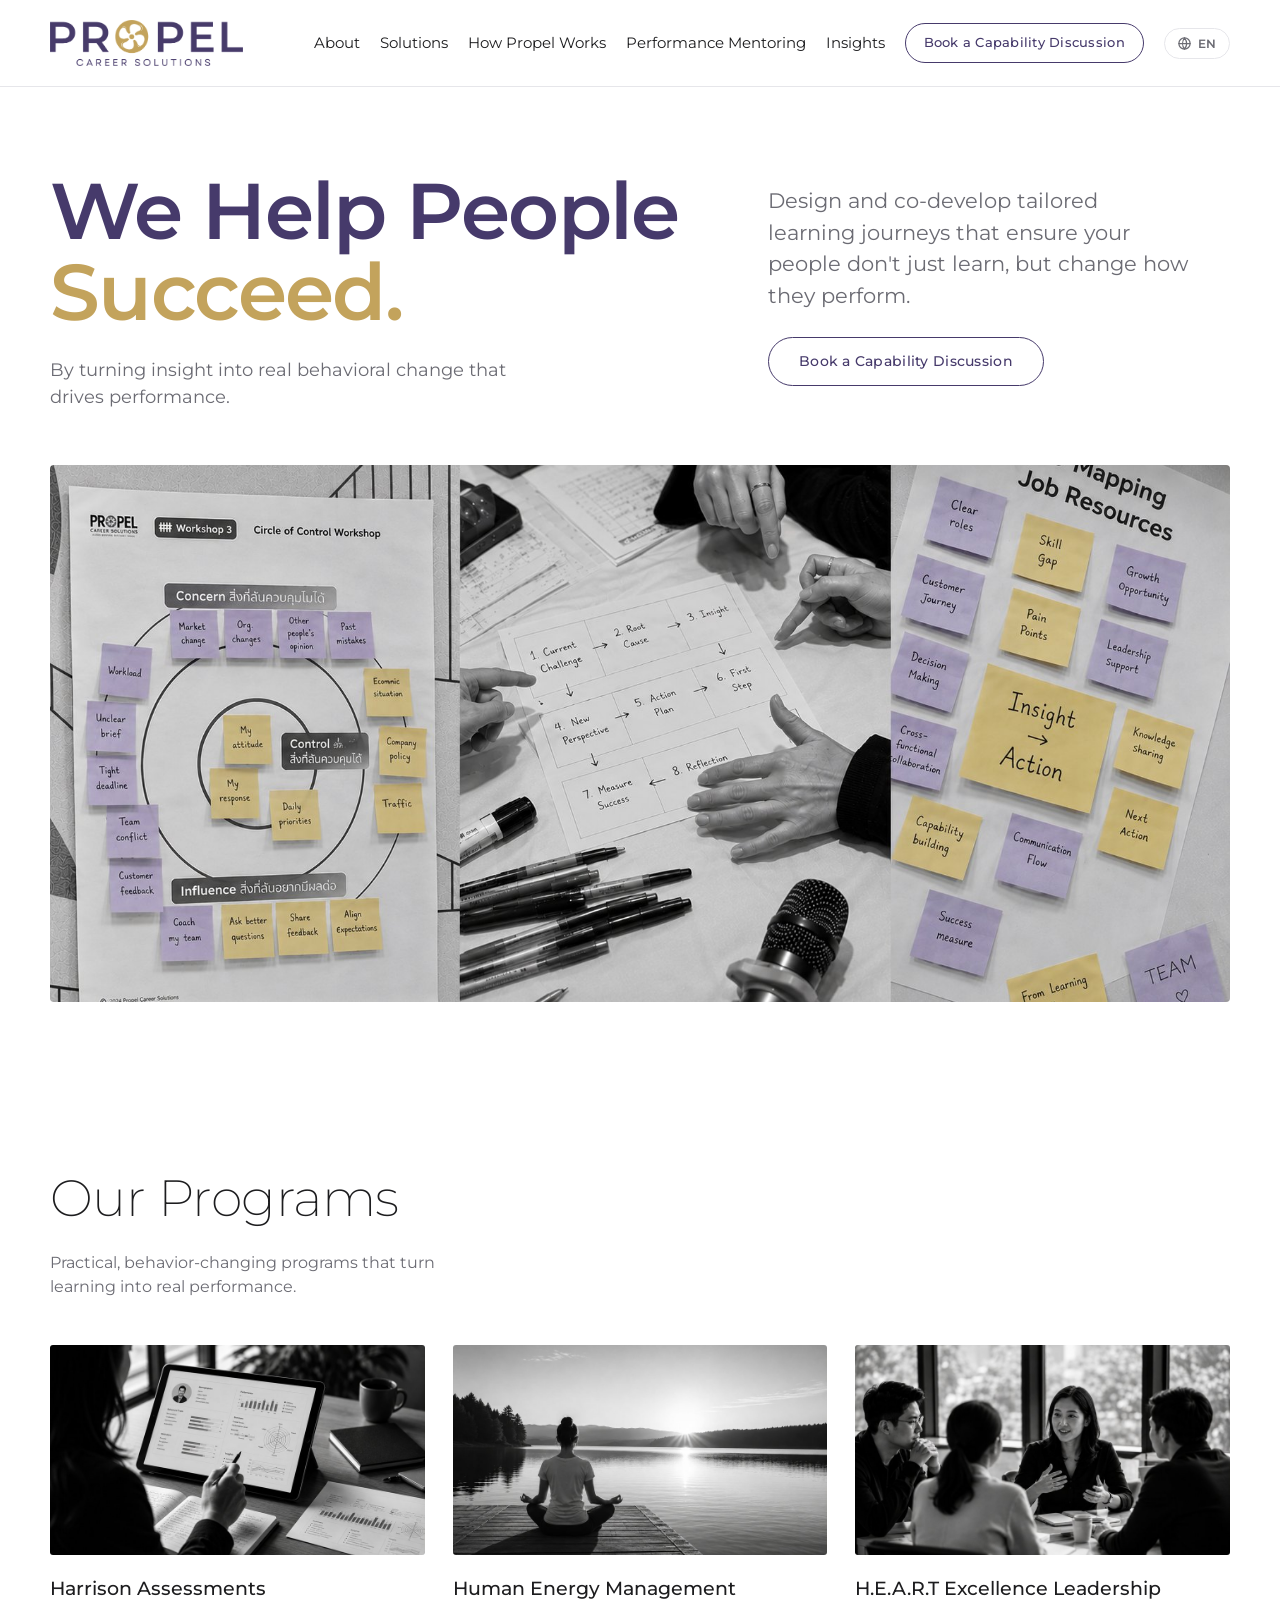
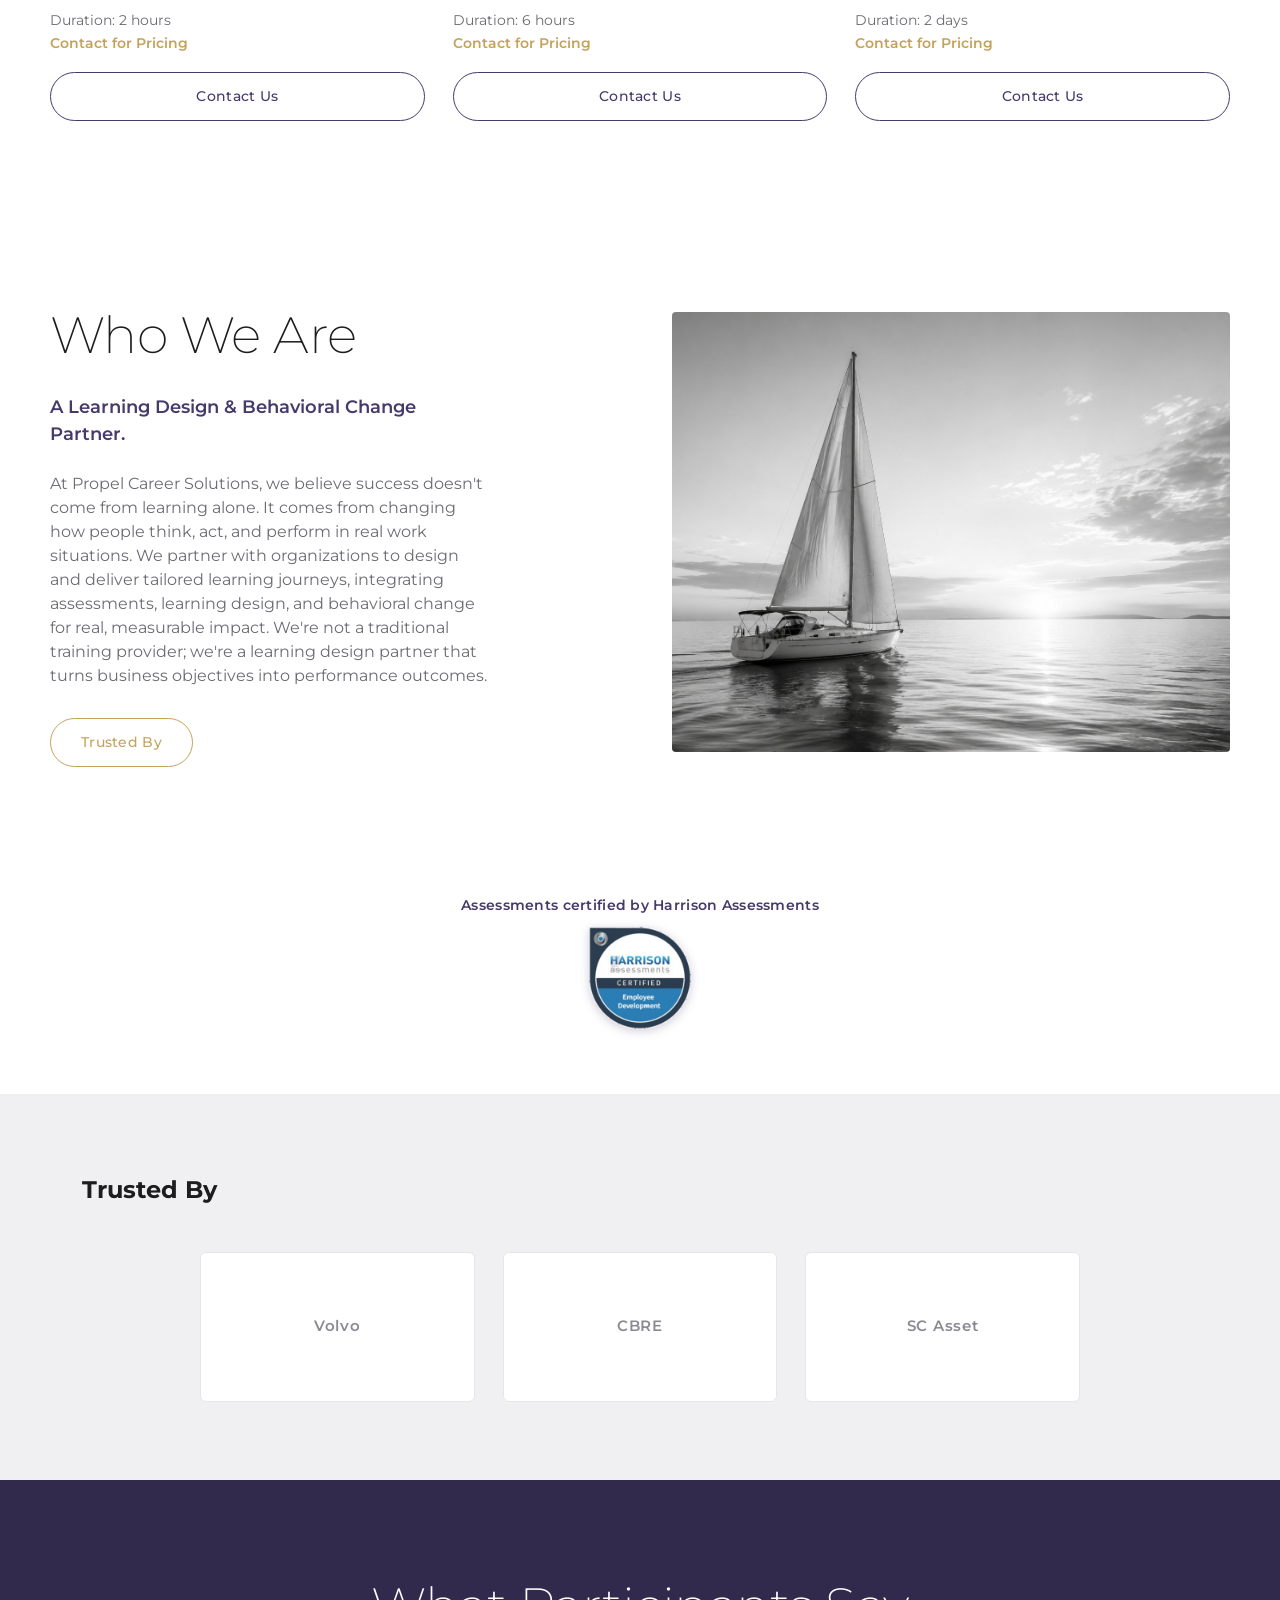
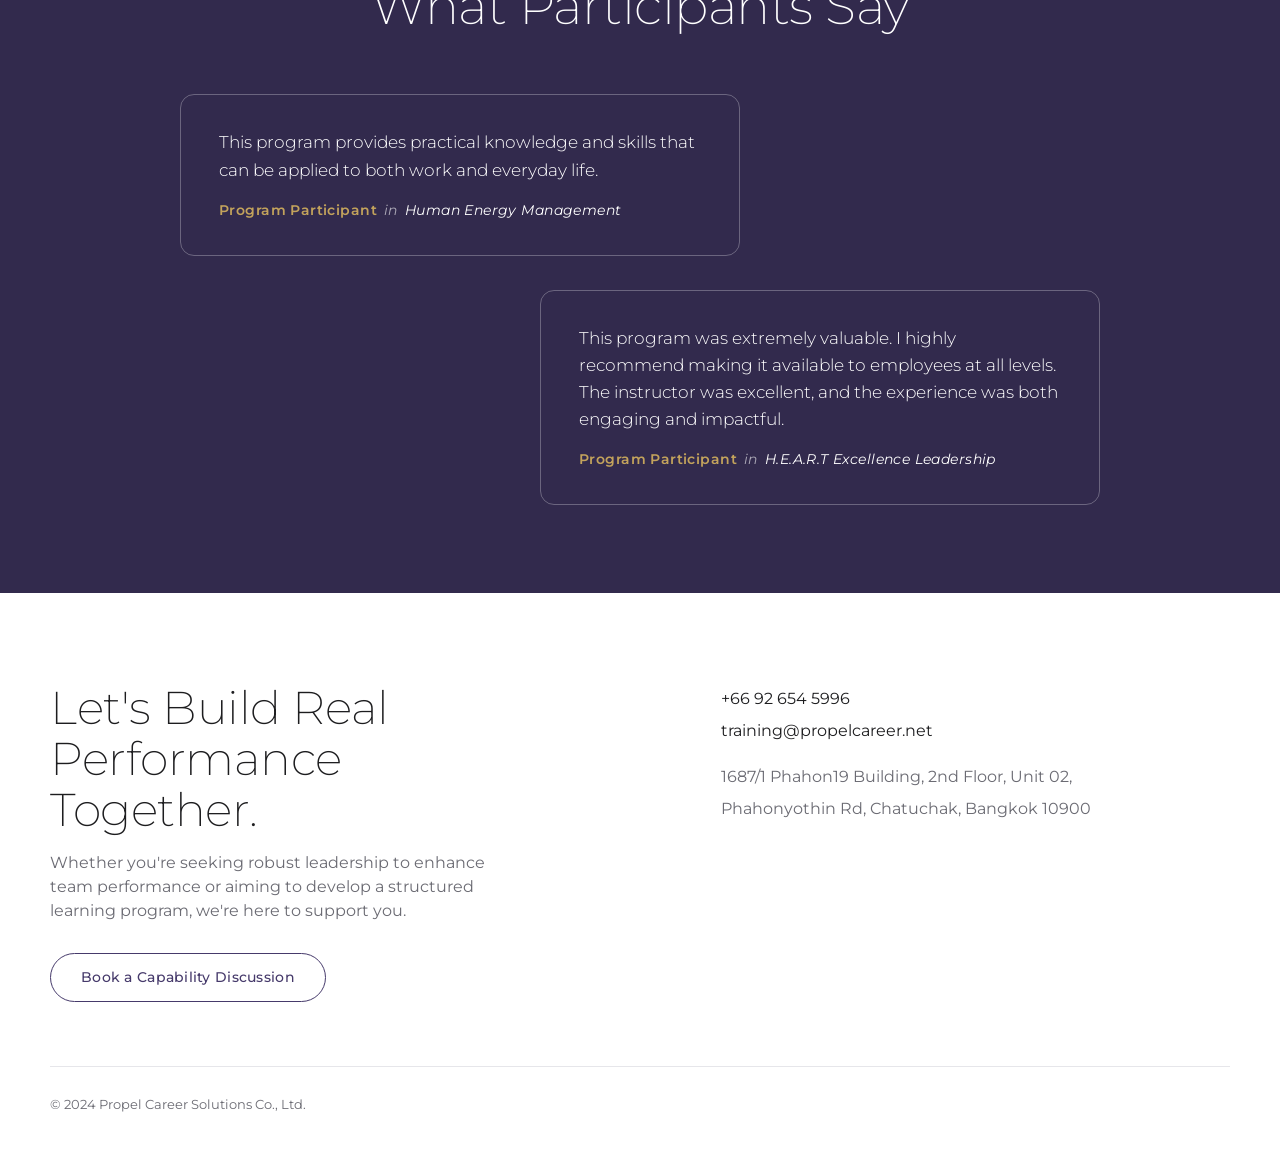
<file: index.html>
<!DOCTYPE html>
<html lang="en">
<head>
<meta charset="UTF-8" />
<meta name="viewport" content="width=device-width, initial-scale=1.0" />
<title>Propel Career Solutions</title>
<link rel="preconnect" href="https://fonts.googleapis.com" />
<link rel="preconnect" href="https://fonts.gstatic.com" crossorigin />
<link href="https://fonts.googleapis.com/css2?family=Montserrat:wght@200;300;400;500;600;700&family=Prompt:wght@200;300;400;500;600;700&display=swap" rel="stylesheet" />

<!-- =================================================================== -->
<!--  ✏️  EDIT HERE — ALL WEBSITE TEXT LIVES IN THE <script> AT THE       -->
<!--      BOTTOM OF THIS FILE (look for the COPY block). Every line       -->
<!--      has an English (en) and Thai (th) version. Just replace the     -->
<!--      text between the quotes. Nothing else needs to change.          -->
<!-- =================================================================== -->

<style>
  :root{
    --purple:#463A6B;        /* brand purple */
    --purple-deep:#322A4D;   /* darker purple for dark sections */
    --gold:#C3A35C;          /* brand gold */
    --ink:#1d1d1f;           /* near-black text */
    --ink-soft:#6b6b73;      /* muted gray text */
    --line:#e6e6ea;          /* hairline borders */
    --bg:#ffffff;
    --bg-gray:#f0f0f2;       /* "As Seen On" light gray band */
    --maxw:1180px;
  }
  *{box-sizing:border-box;margin:0;padding:0}
  html{scroll-behavior:smooth}
  body{
    /* English -> Montserrat. Thai glyphs (absent in Montserrat) fall to Prompt */
    font-family:'Montserrat','Prompt',-apple-system,sans-serif;
    color:var(--ink);background:var(--bg);
    -webkit-font-smoothing:antialiased;line-height:1.5;
  }
  /* When Thai is selected, use Prompt for the whole UI */
  html[lang="th"] body{
    font-family:'Prompt','Montserrat',sans-serif;
  }
  .wrap{max-width:var(--maxw);margin:0 auto;padding:0 32px}
  a{color:inherit;text-decoration:none}
  img{max-width:100%;display:block}

  /* ---------- buttons ---------- */
  .btn{
    display:inline-block;border:1px solid var(--purple);color:var(--purple);
    border-radius:999px;padding:13px 30px;font-size:14px;font-weight:500;
    letter-spacing:.02em;transition:all .2s ease;cursor:pointer;background:none;
    font-family:inherit;
  }
  .btn:hover{background:var(--purple);color:#fff}
  .btn-gold{border-color:var(--gold);color:var(--gold)}
  .btn-gold:hover{background:var(--gold);color:#fff}
  .btn-light{border-color:rgba(255,255,255,.6);color:#fff}
  .btn-light:hover{background:#fff;color:var(--purple)}

  /* ---------- nav ---------- */
  header.nav{position:sticky;top:0;z-index:50;background:rgba(255,255,255,.92);
    backdrop-filter:blur(10px);border-bottom:1px solid var(--line)}
  .nav-inner{display:flex;align-items:center;justify-content:space-between;gap:28px;height:86px;padding-left:0;padding-right:0}
  .logo{display:flex;align-items:center;flex:none}
  .logo img{height:46px;width:auto;display:block}
  nav.links{display:flex;align-items:center;gap:20px}
  nav.links a{font-size:15px;color:var(--ink);font-weight:400;transition:color .15s;white-space:nowrap}
  nav.links a:hover{color:var(--purple)}
  nav.links a.nav-book{padding:9px 18px;font-size:13px;font-weight:500;color:var(--purple)}
  nav.links a.nav-book:hover{color:#fff}
  .mobile-menu a.book{color:var(--purple);font-weight:600}
  @media(max-width:1120px){
    nav.links a:not(.nav-book){display:none}
    .hamburger{display:flex}
  }
  .lang-toggle{display:inline-flex;align-items:center;gap:6px;flex:none;border:1px solid var(--line);
    border-radius:999px;padding:7px 12px;background:none;cursor:pointer;font-family:inherit;
    font-size:12px;font-weight:600;color:var(--ink-soft);letter-spacing:.05em;transition:all .15s}
  .lang-toggle:hover{border-color:var(--purple);color:var(--purple)}
  .lang-toggle svg{width:15px;height:15px}
  .hamburger{display:none;flex-direction:column;justify-content:center;gap:5px;
    background:none;border:none;cursor:pointer;padding:8px;margin-left:2px}
  .hamburger span{width:24px;height:2px;background:var(--purple);border-radius:2px;transition:.25s}
  .hamburger.open span:nth-child(1){transform:translateY(7px) rotate(45deg)}
  .hamburger.open span:nth-child(2){opacity:0}
  .hamburger.open span:nth-child(3){transform:translateY(-7px) rotate(-45deg)}
  .mobile-menu{display:none;flex-direction:column;background:#fff;border-top:1px solid var(--line)}
  .mobile-menu a{padding:16px 22px;font-size:17px;color:var(--ink);border-bottom:1px solid var(--line);text-decoration:none}
  .mobile-menu a:active{background:var(--bg-gray)}
  .mobile-menu.open{display:flex}

  /* ---------- hero ---------- */
  .hero{padding:84px 0 70px}
  .hero-top{display:grid;grid-template-columns:1.45fr 1fr;gap:48px;align-items:start}
  .hero-side{padding-top:14px}
  .hero h1{font-weight:600;font-size:clamp(44px,6.2vw,86px);line-height:1.02;
    letter-spacing:-.02em;color:var(--purple)}
  .hero h1 .gold{color:var(--gold);font-weight:600}
  .hero-tag{margin-top:24px;color:var(--ink-soft);font-size:18px;line-height:1.5;max-width:460px}
  .hero-side p{color:var(--ink-soft);font-size:21px;line-height:1.5;margin-bottom:26px;max-width:420px}
  .hero-img{margin-top:54px;height:clamp(280px,42vw,540px);border-radius:4px;
    background:#463a6b url("assets/hero-photo.jpg") center/cover no-repeat;
    position:relative;overflow:hidden}
  .hero-img .ph{display:none}

  /* ---------- section heading ---------- */
  .sec{padding:88px 0}
  .sec h2{font-weight:200;font-size:clamp(32px,4vw,52px);letter-spacing:-.01em;color:var(--ink)}
  .lead{color:var(--ink-soft);font-size:16px;max-width:420px}

  /* ---------- programs ---------- */
  .prog-head{margin-bottom:46px}
  .prog-head .lead{margin-top:14px}
  .cards{display:grid;grid-template-columns:repeat(3,1fr);gap:28px}
  .card .thumb{height:210px;border-radius:3px;background:#d9d6e2;position:relative;overflow:hidden;
    display:flex;align-items:center;justify-content:center;color:rgba(255,255,255,.92)}
  .card:nth-child(1) .thumb{background:#463a6b url("assets/prog-harrison.jpg") center/cover no-repeat}
  .card:nth-child(2) .thumb{background:#322a4d url("assets/prog-energy.jpg") center/cover no-repeat}
  .card:nth-child(3) .thumb{background:#322a4d url("assets/prog-leadership.jpg") center/cover no-repeat}
  .card h3{font-size:19px;font-weight:500;margin:20px 0 6px}
  .card .meta{color:var(--ink-soft);font-size:14px}
  .card .price{color:var(--gold);font-size:14px;font-weight:600;margin:2px 0 18px}
  .card .btn{width:100%;text-align:center}

  /* ---------- about ---------- */
  .about{display:grid;grid-template-columns:1fr 1fr;gap:64px;align-items:center}
  .about-img{height:440px;border-radius:4px;
    background:#322a4d url("assets/about-photo.jpg") center/cover no-repeat;
    position:relative;overflow:hidden}
  .about-img .ph{display:none}
  .about-text p{color:var(--ink-soft);font-size:16px;margin:24px 0 30px;max-width:440px}
  .about-text .about-lead{color:var(--purple);font-weight:600;font-size:18px;margin:20px 0 0;max-width:440px}
  /* methodology */
  .method{display:grid;grid-template-columns:repeat(5,1fr);gap:16px;margin-top:46px}
  .mstep{border:1px solid var(--line);border-radius:16px;padding:30px 16px 24px;text-align:center;position:relative}
  .mnum{width:40px;height:40px;border-radius:50%;background:var(--purple);color:#fff;font-weight:700;font-size:16px;
    display:flex;align-items:center;justify-content:center;margin:0 auto 18px}
  .micon{width:100%;height:112px;border-radius:14px;background:#efecf6;display:flex;align-items:center;justify-content:center;margin:0 auto 14px;position:relative}
  .micon svg{width:48px;height:48px;color:var(--purple)}
  .mstep h3{font-size:17px;font-weight:700;letter-spacing:.05em;color:var(--purple);text-transform:uppercase;margin-bottom:8px}
  .mstep p{font-size:13.5px;color:var(--ink-soft);line-height:1.5}
  .mstep::after{content:"";display:block;width:26px;height:2px;background:var(--gold);border-radius:2px;margin:16px auto 0}
  .micon{position:relative}
  .method-cert{display:flex;flex-direction:column;align-items:center;gap:10px;margin-top:38px}
  .method-cert img{width:104px;height:auto;filter:drop-shadow(0 2px 5px rgba(70,58,107,.25))}
  .method-cert span{font-size:14px;font-weight:600;color:var(--purple);letter-spacing:.02em}
  @media(max-width:860px){.method{grid-template-columns:1fr 1fr;gap:14px}}
  @media(max-width:480px){.method{grid-template-columns:1fr}}

  /* ---------- clients ---------- */
  .clients{background:var(--bg-gray);padding:78px 0}
  .clients h2{margin-bottom:44px}
  .logos{display:grid;grid-template-columns:repeat(3,1fr);gap:28px;max-width:880px;margin:0 auto}
  .logos .box{height:150px;background:#fff;border:1px solid var(--line);border-radius:6px;
    display:flex;align-items:center;justify-content:center;color:#8a8a93;font-size:15px;
    font-weight:600;letter-spacing:.05em;padding:26px}
  .logos .box img{max-height:64px;max-width:80%;width:auto;object-fit:contain}

  /* ---------- dark sections ---------- */
  .dark{background:var(--purple-deep);color:#fff}
  .dark h2{color:#fff;text-align:center;margin-bottom:50px}
  .posts{display:grid;grid-template-columns:repeat(3,1fr);gap:26px}
  .post{height:300px;border-radius:3px;position:relative;overflow:hidden;
    background:linear-gradient(180deg,#5a4f80,#322a4d)}
  .post:nth-child(2){background:linear-gradient(180deg,#7d7148,#322a4d)}
  .post:nth-child(3){background:linear-gradient(180deg,#6b6286,#241e38)}
  .post .pt{position:absolute;left:24px;right:24px;bottom:22px;color:#fff;
    font-size:18px;font-weight:500;line-height:1.3}
  .post .pdate{position:absolute;left:24px;top:22px;color:#ffffff99;font-size:12px;letter-spacing:.06em}

  /* ---------- testimonials ---------- */
  .quotes{display:flex;flex-direction:column;gap:34px;max-width:920px;margin:0 auto}
  .quote{border:1px solid rgba(255,255,255,.28);border-radius:14px;padding:34px 38px;max-width:560px}
  .quote:nth-child(even){align-self:flex-end}
  .quote p{font-size:17px;font-weight:300;line-height:1.6;color:#fff;margin-bottom:16px}
  .quote .who{font-size:14px;letter-spacing:.03em}
  .quote .who .role{color:var(--gold);font-weight:600}
  .quote .who .cin{font-style:italic;color:rgba(255,255,255,.6);font-weight:400;margin:0 7px}
  .quote .who .course{font-style:italic;font-weight:400;color:#fff}

  /* ---------- subscribe + footer ---------- */
  .foot{padding:90px 0 50px}
  .foot-top{display:grid;grid-template-columns:1.2fr 1fr;gap:60px}
  .foot h2{font-weight:200;font-size:clamp(30px,3.6vw,46px);letter-spacing:-.01em;max-width:480px;line-height:1.1}
  .sub-sub{color:var(--ink-soft);font-size:16px;max-width:470px;margin-top:16px}
  .field{margin-top:34px;max-width:460px}
  .field label{display:block;font-size:13px;color:var(--ink-soft);margin-bottom:8px}
  .field input[type=email]{width:100%;border:1px solid var(--line);border-radius:999px;
    padding:15px 22px;font-size:15px;font-family:inherit;outline:none}
  .field input[type=email]:focus{border-color:var(--purple)}
  .subrow{display:flex;align-items:center;gap:20px;margin-top:20px;flex-wrap:wrap}
  .subrow label{display:flex;align-items:center;gap:9px;font-size:14px;color:var(--ink-soft)}
  .contact{font-size:16px;color:var(--ink);line-height:2}
  .contact .muted{color:var(--ink-soft)}
  .social{display:flex;gap:16px;margin-top:22px}
  .social a{width:38px;height:38px;border:1px solid var(--line);border-radius:50%;
    display:flex;align-items:center;justify-content:center;color:var(--purple);transition:all .2s}
  .social a:hover{background:var(--purple);color:#fff;border-color:var(--purple)}
  .legal{border-top:1px solid var(--line);margin-top:64px;padding-top:28px;
    display:flex;justify-content:space-between;flex-wrap:wrap;gap:18px;
    font-size:13px;color:var(--ink-soft)}
  .legal .ll{display:flex;gap:30px;flex-wrap:wrap}

  /* ---------- responsive ---------- */
  @media(max-width:860px){
    nav.links{gap:14px}
    nav.links a:not(.nav-book){display:none}
    .nav-inner{padding-left:22px;padding-right:22px}
    .hamburger{display:flex}
    .hero.wrap,.sec.wrap,.foot.wrap{padding-left:22px;padding-right:22px}
    .hero-top,.prog-head,.about,.foot-top{grid-template-columns:1fr;gap:30px}
    .cards,.logos,.posts{grid-template-columns:1fr}
    .logos{grid-template-columns:1fr 1fr}
    .quote,.quote:nth-child(even){align-self:stretch;max-width:none}
    .about-img{height:320px}
    .hero-side{order:2}
  }
</style>
<!-- structured-data -->
<script type="application/ld+json">
{
 "@context": "https://schema.org",
 "@graph": [
  {
   "@type": "Organization",
   "@id": "https://propelcareer.net/#org",
   "name": "Propel Career Solutions",
   "url": "https://propelcareer.net/",
   "logo": "https://propelcareer.net/assets/propel-logo-official.png",
   "description": "A partner in capability development and performance mentoring in Thailand — turning training into workplace application and measurable progress.",
   "email": "training@propelcareer.net",
   "telephone": "+66926545996",
   "address": {
    "@type": "PostalAddress",
    "streetAddress": "1687/1 Phahon19 Building, 2nd Floor, Unit 02, Phahonyothin Rd",
    "addressLocality": "Chatuchak",
    "addressRegion": "Bangkok",
    "postalCode": "10900",
    "addressCountry": "TH"
   }
  },
  {
   "@type": "WebSite",
   "name": "Propel Career Solutions",
   "url": "https://propelcareer.net/",
   "publisher": {
    "@id": "https://propelcareer.net/#org"
   }
  }
 ]
}
</script>
</head>
<body>

<!-- ===================== NAV ===================== -->
<header class="nav">
  <div class="wrap nav-inner">
    <a class="logo" href="#top">
      <img src="assets/propel-logo-official.png" alt="Propel Career Solutions" />
    </a>
    <nav class="links">
      <a href="about.html" data-i18n="nav_about">About</a>
      <a href="solutions.html" data-i18n="nav_solutions">Solutions</a>
      <a href="how-propel-works.html" data-i18n="nav_how">How Propel Works</a>
      <a href="performance-mentoring.html" data-i18n="nav_mentoring">Performance Mentoring</a>
      <a href="insights.html" data-i18n="nav_insights">Insights</a>
      <a href="contact.html" class="btn nav-book" data-i18n="nav_book">Book a Capability Discussion</a>
      <button class="lang-toggle" aria-label="Switch language" onclick="toggleLang()">
        <svg viewBox="0 0 24 24" fill="none" stroke="currentColor" stroke-width="2" stroke-linecap="round" stroke-linejoin="round"><circle cx="12" cy="12" r="9"/><line x1="3" y1="12" x2="21" y2="12"/><path d="M12 3a15 15 0 0 1 0 18M12 3a15 15 0 0 0 0 18"/></svg>
        <span id="langCode">EN</span>
      </button>
      <button class="hamburger" aria-label="Menu" onclick="toggleMenu()"><span></span><span></span><span></span></button>
    </nav>
  </div>
  <div class="mobile-menu" id="mmenu">
    <a href="about.html" data-i18n="nav_about" onclick="closeMenu()">About</a>
    <a href="solutions.html" data-i18n="nav_solutions" onclick="closeMenu()">Solutions</a>
    <a href="how-propel-works.html" data-i18n="nav_how" onclick="closeMenu()">How Propel Works</a>
    <a href="performance-mentoring.html" data-i18n="nav_mentoring" onclick="closeMenu()">Performance Mentoring</a>
    <a href="insights.html" data-i18n="nav_insights" onclick="closeMenu()">Insights</a>
    <a href="contact.html" class="book" data-i18n="nav_book" onclick="closeMenu()">Book a Capability Discussion</a>
  </div>
</header>

<a id="top"></a>

<!-- ===================== HERO ===================== -->
<section class="hero wrap">
  <div class="hero-top">
    <div class="hero-lead">
      <h1><span data-i18n="hero_line1">Navigate.</span> <span data-i18n="hero_line2">Grow.</span><br /><span class="gold" data-i18n="hero_line3">Arrive.</span></h1>
      <p class="hero-tag" data-i18n="hero_tag">By turning insight into real behavioral change that drives performance.</p>
    </div>
    <div class="hero-side">
      <p data-i18n="hero_sub">A welcoming line that tells visitors what Propel does and why it matters to their career journey.</p>
      <a class="btn" href="contact.html" data-i18n="hero_cta">Book a Capability Discussion</a>
    </div>
  </div>
  <div class="hero-img"><div class="ph" data-i18n="hero_img">[ hero image — replace ]</div></div>
</section>

<!-- ===================== PROGRAMS ===================== -->
<section class="sec wrap" id="programs">
  <div class="prog-head">
    <h2 data-i18n="prog_title">Career Development Programs</h2>
    <p class="lead" data-i18n="prog_lead">A short paragraph introducing your training and coaching programs.</p>
  </div>
  <div class="cards">
    <div class="card">
      <div class="thumb"></div>
      <h3 data-i18n="p1_title">Program One</h3>
      <div class="meta" data-i18n="p1_meta">Duration / format</div>
      <div class="price" data-i18n="p1_price">Free</div>
      <a class="btn" href="#contact" data-i18n="card_cta">View Details</a>
    </div>
    <div class="card">
      <div class="thumb"></div>
      <h3 data-i18n="p2_title">Program Two</h3>
      <div class="meta" data-i18n="p2_meta">Duration / format</div>
      <div class="price" data-i18n="p2_price">Free</div>
      <a class="btn" href="#contact" data-i18n="card_cta2">View Details</a>
    </div>
    <div class="card">
      <div class="thumb"></div>
      <h3 data-i18n="p3_title">Program Three</h3>
      <div class="meta" data-i18n="p3_meta">Duration / format</div>
      <div class="price" data-i18n="p3_price">Free</div>
      <a class="btn" href="#contact" data-i18n="card_cta3">View Details</a>
    </div>
  </div>
</section>

<!-- ===================== ABOUT ===================== -->
<section class="sec wrap" id="about">
  <div class="about">
    <div class="about-text">
      <h2 data-i18n="about_title">About</h2>
      <p class="about-lead" data-i18n="about_lead">A Learning Design &amp; Behavioral Change Partner.</p>
      <p data-i18n="about_body">A space to share Propel's story.</p>
      <a class="btn btn-gold" href="#clients" data-i18n="about_cta">Read More</a>
    </div>
    <div class="about-img"><div class="ph" data-i18n="about_img">[ portrait / team photo ]</div></div>
  </div>
</section>

<!-- ===================== CERTIFICATION ===================== -->
<section class="wrap" id="certification" style="padding:40px 0 64px">
  <div class="method-cert" style="margin-top:0"><span data-i18n="method_cert">Certified by Harrison Assessments</span><img src="assets/harrison-certified.png" alt="Harrison Assessments Certified — Employee Development" /></div>
</section>

<!-- ===================== CLIENTS ===================== -->
<section class="clients" id="clients">
  <div class="wrap">
    <h2 data-i18n="clients_title">Trusted By</h2>
    <div class="logos">
      <div class="box"><span data-i18n="cl1">Client 1</span></div>
      <div class="box"><span data-i18n="cl2">Client 2</span></div>
      <div class="box"><span data-i18n="cl3">Client 3</span></div>
    </div>
  </div>
</section>

<!-- ===================== INSIGHTS (dark) — hidden until blog content is ready ===================== -->
<section class="dark sec" id="insights" style="display:none">
  <div class="wrap">
    <h2 data-i18n="posts_title">Latest Insights</h2>
    <div class="posts">
      <div class="post"><div class="pdate" data-i18n="b1_date">Date</div><div class="pt" data-i18n="b1_title">Article title one</div></div>
      <div class="post"><div class="pdate" data-i18n="b2_date">Date</div><div class="pt" data-i18n="b2_title">Article title two</div></div>
      <div class="post"><div class="pdate" data-i18n="b3_date">Date</div><div class="pt" data-i18n="b3_title">Article title three</div></div>
    </div>
  </div>
</section>

<!-- ===================== TESTIMONIALS (dark) ===================== -->
<section class="dark sec">
  <div class="wrap">
    <h2 data-i18n="test_title">Testimonials</h2>
    <div class="quotes">
      <div class="quote">
        <p data-i18n="t1_text">A short quote from a client about working with Propel and the results they saw.</p>
        <div class="who"><span class="role" data-i18n="t1_who">Program Participant</span><span class="cin" data-i18n="t_in">in</span><span class="course" data-i18n="t1_course">Human Energy Management</span></div>
      </div>
      <div class="quote">
        <p data-i18n="t2_text">A short quote from a client about working with Propel and the results they saw.</p>
        <div class="who"><span class="role" data-i18n="t2_who">Program Participant</span><span class="cin" data-i18n="t_in">in</span><span class="course" data-i18n="t2_course">H.E.A.R.T Excellence Leadership</span></div>
      </div>
    </div>
  </div>
</section>

<!-- ===================== SUBSCRIBE + FOOTER ===================== -->
<section class="foot wrap" id="contact">
  <div class="foot-top">
    <div>
      <h2 data-i18n="sub_title">Get career insights in your inbox. Subscribe.</h2>
      <p class="sub-sub" data-i18n="sub_sub"></p>
      <a href="contact.html" class="btn" data-i18n="nav_book" style="display:inline-block;margin-top:30px">Book a Capability Discussion</a>
    </div>
    <div class="contact">
      <div data-i18n="c_phone">+66 0-000-0000</div>
      <div data-i18n="c_email">hello@propelcareer.co</div>
      <div style="height:14px"></div>
      <div class="muted" data-i18n="c_addr1">Address line 1</div>
      <div class="muted" data-i18n="c_addr2">Bangkok, Thailand</div>
      <div class="social" style="display:none">
        <a href="#" aria-label="LinkedIn"><svg width="17" height="17" viewBox="0 0 24 24" fill="currentColor"><path d="M4.98 3.5A2.5 2.5 0 1 0 5 8.5a2.5 2.5 0 0 0-.02-5zM3 9h4v12H3zM9 9h3.8v1.7h.05c.53-1 1.83-2.05 3.77-2.05 4.03 0 4.78 2.65 4.78 6.1V21H17.6v-5.3c0-1.27-.02-2.9-1.77-2.9-1.77 0-2.04 1.38-2.04 2.8V21H9z"/></svg></a>
        <a href="#" aria-label="Facebook"><svg width="17" height="17" viewBox="0 0 24 24" fill="currentColor"><path d="M13.5 21v-8h2.7l.4-3.1h-3.1V7.9c0-.9.25-1.5 1.55-1.5h1.65V3.6c-.3-.04-1.3-.13-2.46-.13-2.43 0-4.1 1.48-4.1 4.21V9.9H7.8V13h2.34v8z"/></svg></a>
        <a href="#" aria-label="Instagram"><svg width="17" height="17" viewBox="0 0 24 24" fill="none" stroke="currentColor" stroke-width="2"><rect x="3" y="3" width="18" height="18" rx="5"/><circle cx="12" cy="12" r="4"/><circle cx="17.5" cy="6.5" r="1" fill="currentColor" stroke="none"/></svg></a>
      </div>
    </div>
  </div>
  <div class="legal">
    <div class="ll" style="display:none">
      <a href="#" data-i18n="l_privacy">Privacy Policy</a>
      <a href="#" data-i18n="l_terms">Terms &amp; Conditions</a>
      <a href="#" data-i18n="l_cookie">Cookie Policy</a>
    </div>
    <div data-i18n="l_copy">© 2026 Propel Career Solutions Co., Ltd.</div>
  </div>
</section>

<script>
/* ===================================================================
   ✏️  EDIT YOUR CONTENT HERE
   Each line has an English (en) and Thai (th) version.
   Replace the text between the quotes — keep the keys the same.
   =================================================================== */
const COPY = {
  en: {
    nav_about:"About", nav_programs:"Programs", nav_journey:"Talent Journey", nav_insights:"Insights", nav_contact:"Contact",
    nav_solutions:"Solutions", nav_how:"How Propel Works", nav_mentoring:"Performance Mentoring", nav_book:"Book a Capability Discussion",
    journey_title:"Talent Journey", journey_lead:"Coming soon — the Propel talent development journey.",

    hero_line1:"We Help People", hero_line2:"", hero_line3:"Succeed.",
    hero_tag:"By turning insight into real behavioral change that drives performance.",
    hero_sub:"Design and co-develop tailored learning journeys that ensure your people don't just learn, but change how they perform.",
    hero_cta:"Book a Capability Discussion", hero_img:"[ hero image — replace ]",

    prog_title:"Our Programs",
    prog_lead:"Practical, behavior-changing programs that turn learning into real performance.",
    p1_title:"Harrison Assessments", p1_meta:"Duration: 2 hours", p1_price:"Contact for Pricing",
    p2_title:"Human Energy Management", p2_meta:"Duration: 6 hours", p2_price:"Contact for Pricing",
    p3_title:"H.E.A.R.T Excellence Leadership", p3_meta:"Duration: 2 days", p3_price:"Contact for Pricing",
    card_cta:"Contact Us", card_cta2:"Contact Us", card_cta3:"Contact Us",

    about_title:"Who We Are",
    about_lead:"A Learning Design & Behavioral Change Partner.",
    about_body:"At Propel Career Solutions, we believe success doesn't come from learning alone. It comes from changing how people think, act, and perform in real work situations. We partner with organizations to design and deliver tailored learning journeys, integrating assessments, learning design, and behavioral change for real, measurable impact. We're not a traditional training provider; we're a learning design partner that turns business objectives into performance outcomes.",
    about_cta:"Trusted By", about_img:"[ portrait / team photo ]",
    method_title:"Our Methodology", method_lead:"How we turn training into lasting performance.",
    m1_t:"Assess", m1_d:"Understand people before development.",
    m2_t:"Train", m2_d:"Build knowledge, skills, and mindset.",
    m3_t:"Apply", m3_d:"Turn learning into workplace action.",
    m4_t:"Reinforce", m4_d:"Strengthen new behaviors through structured follow-up.",
    m5_t:"Measure", m5_d:"Evaluate behavioral change and business impact.",
    method_cert:"Assessments certified by Harrison Assessments",

    clients_title:"Trusted By",
    cl1:"Volvo", cl2:"CBRE", cl3:"SC Asset",

    posts_title:"Latest Insights",
    b1_date:"[Date]", b1_title:"[Article title one]",
    b2_date:"[Date]", b2_title:"[Article title two]",
    b3_date:"[Date]", b3_title:"[Article title three]",

    test_title:"What Participants Say",
    t_in:"in",
    t1_text:"This program provides practical knowledge and skills that can be applied to both work and everyday life.", t1_who:"Program Participant", t1_course:"Human Energy Management",
    t2_text:"This program was extremely valuable. I highly recommend making it available to employees at all levels. The instructor was excellent, and the experience was both engaging and impactful.", t2_who:"Program Participant", t2_course:"H.E.A.R.T Excellence Leadership",
    t3_text:"", t3_who:"",

    sub_title:"Let's Build Real Performance Together.",
    sub_sub:"Whether you're seeking robust leadership to enhance team performance or aiming to develop a structured learning program, we're here to support you.",
    sub_label:"Your Email *", sub_check:"Yes, keep me updated.", sub_btn:"Subscribe",
    c_phone:"+66 92 654 5996", c_email:"training@propelcareer.net",
    c_addr1:"1687/1 Phahon19 Building, 2nd Floor, Unit 02,", c_addr2:"Phahonyothin Rd, Chatuchak, Bangkok 10900",
    l_privacy:"Privacy Policy", l_terms:"Terms & Conditions", l_cookie:"Cookie Policy",
    l_copy:"© 2024 Propel Career Solutions Co., Ltd."
  },
  th: {
    nav_about:"เกี่ยวกับเรา", nav_programs:"โปรแกรม", nav_journey:"เส้นทางพัฒนาศักยภาพ", nav_insights:"บทความ", nav_contact:"ติดต่อ",
    nav_solutions:"โซลูชัน", nav_how:"แนวทางการทำงาน", nav_mentoring:"การโค้ชเพื่อผลงาน", nav_book:"นัดพูดคุยกับเรา",
    journey_title:"เส้นทางพัฒนาศักยภาพ", journey_lead:"เร็ว ๆ นี้ — เส้นทางการพัฒนาศักยภาพคนของ Propel",

    hero_line1:"เราช่วยให้ผู้คน", hero_line2:"", hero_line3:"ประสบความสำเร็จ",
    hero_tag:"เปลี่ยนความเข้าใจเชิงลึกให้เป็นการเปลี่ยนแปลงพฤติกรรมที่เกิดขึ้นจริง และสร้างผลลัพธ์ที่วัดผลได้",
    hero_sub:"ออกแบบและร่วมพัฒนาเส้นทางการเรียนรู้ที่เหมาะกับองค์กรของคุณ เพื่อให้คนของคุณไม่ใช่แค่ได้เรียนรู้ แต่เปลี่ยนวิธีการทำงานให้เกิดผลลัพธ์จริง",
    hero_cta:"นัดพูดคุยกับเรา", hero_img:"[ ภาพหน้าปก — แทนที่ ]",

    prog_title:"โปรแกรมของเรา",
    prog_lead:"โปรแกรมที่เน้นการลงมือทำและเปลี่ยนพฤติกรรม เพื่อเปลี่ยนการเรียนรู้ให้เป็นผลลัพธ์จริง",
    p1_title:"Harrison Assessments", p1_meta:"ระยะเวลา: 2 ชั่วโมง", p1_price:"ติดต่อสอบถามราคา",
    p2_title:"Human Energy Management", p2_meta:"ระยะเวลา: 6 ชั่วโมง", p2_price:"ติดต่อสอบถามราคา",
    p3_title:"H.E.A.R.T Excellence Leadership", p3_meta:"ระยะเวลา: 2 วัน", p3_price:"ติดต่อสอบถามราคา",
    card_cta:"ติดต่อเรา", card_cta2:"ติดต่อเรา", card_cta3:"ติดต่อเรา",

    about_title:"ทำความรู้จักกับเรา",
    about_lead:"พาร์ทเนอร์ด้านการออกแบบการเรียนรู้และการเปลี่ยนแปลงพฤติกรรม",
    about_body:"ที่ Propel Career Solutions เราเชื่อว่าความสำเร็จไม่ได้เกิดจากการเรียนรู้เพียงอย่างเดียว แต่เกิดจากการเปลี่ยนแปลงวิธีคิด วิธีลงมือทำ และวิธีสร้างผลงานจริงในบริบทการทำงาน เราทำงานร่วมกับองค์กรในการออกแบบและส่งมอบเส้นทางการเรียนรู้ที่เหมาะสมกับแต่ละองค์กร โดยผสานการประเมิน การออกแบบการเรียนรู้ และการเปลี่ยนแปลงพฤติกรรม เพื่อสร้างผลลัพธ์ที่ชัดเจนและวัดผลได้ เราไม่ใช่ผู้ให้บริการฝึกอบรมแบบเดิม แต่เป็นพาร์ทเนอร์ด้านการออกแบบการเรียนรู้ที่ช่วยเปลี่ยนเป้าหมายทางธุรกิจให้กลายเป็นผลลัพธ์ด้านศักยภาพและการปฏิบัติงาน",
    about_cta:"องค์กรที่ไว้วางใจเรา", about_img:"[ ภาพทีม / บุคคล ]",
    method_title:"แนวทางของเรา", method_lead:"เราเปลี่ยนการอบรมให้เป็นผลลัพธ์ที่ยั่งยืนอย่างไร",
    m1_t:"ประเมิน", m1_d:"เข้าใจคนก่อนเริ่มพัฒนา",
    m2_t:"อบรม", m2_d:"สร้างความรู้ ทักษะ และทัศนคติ",
    m3_t:"นำไปใช้", m3_d:"เปลี่ยนการเรียนรู้เป็นการลงมือทำในงานจริง",
    m4_t:"เสริมย้ำ", m4_d:"เสริมพฤติกรรมใหม่ผ่านการติดตามอย่างเป็นระบบ",
    m5_t:"วัดผล", m5_d:"ประเมินการเปลี่ยนแปลงพฤติกรรมและผลลัพธ์ทางธุรกิจ",
    method_cert:"การประเมินได้รับการรับรองโดย Harrison Assessments",

    clients_title:"ลูกค้าที่ไว้วางใจเรา",
    cl1:"Volvo", cl2:"CBRE", cl3:"SC Asset",

    posts_title:"บทความล่าสุด",
    b1_date:"[วันที่]", b1_title:"[หัวข้อบทความที่ 1]",
    b2_date:"[วันที่]", b2_title:"[หัวข้อบทความที่ 2]",
    b3_date:"[วันที่]", b3_title:"[หัวข้อบทความที่ 3]",

    test_title:"เสียงจากผู้เข้าร่วม",
    t_in:"ใน",
    t1_text:"เป็นการอบรมที่ทำให้เกิดประโยชน์ สามารถนำไปใช้กับการทำงานและชีวิตประจำวันของเราเองได้", t1_who:"ผู้เข้าร่วมโปรแกรม", t1_course:"Human Energy Management",
    t2_text:"อยากให้จัดให้พนักงานระดับอื่น ๆ ได้เข้าร่วม มันมีประโยชน์มาก ๆ อาจารย์สอนดีมาก ๆ ประทับใจ", t2_who:"ผู้เข้าร่วมโปรแกรม", t2_course:"H.E.A.R.T Excellence Leadership",
    t3_text:"", t3_who:"",

    sub_title:"ร่วมขับเคลื่อนศักยภาพสู่ผลลัพธ์ที่ยั่งยืน",
    sub_sub:"ไม่ว่าคุณต้องการเสริมสร้างความเป็นผู้นำ ยกระดับประสิทธิภาพของทีม หรือออกแบบเส้นทางการเรียนรู้ที่ตอบโจทย์องค์กร เราพร้อมสนับสนุนคุณในทุกขั้นตอนของการพัฒนา",
    sub_label:"อีเมลของคุณ *", sub_check:"ใช่ ฉันต้องการรับข่าวสาร", sub_btn:"สมัคร",
    c_phone:"+66 92 654 5996", c_email:"training@propelcareer.net",
    c_addr1:"1687/1 อาคารพหลโยธิน 19 ชั้น 2 ยูนิต 02", c_addr2:"ถ.พหลโยธิน จตุจักร กรุงเทพฯ 10900",
    l_privacy:"นโยบายความเป็นส่วนตัว", l_terms:"ข้อกำหนดและเงื่อนไข", l_cookie:"นโยบายคุกกี้",
    l_copy:"© 2024 บริษัท โพรเพล แคเรียร์ โซลูชันส์ จำกัด"
  }
};

function toggleMenu(){
  document.getElementById('mmenu').classList.toggle('open');
  document.querySelector('.hamburger').classList.toggle('open');
}
function closeMenu(){
  document.getElementById('mmenu').classList.remove('open');
  document.querySelector('.hamburger').classList.remove('open');
}
function setLang(lang){
  const dict = COPY[lang];
  document.querySelectorAll('[data-i18n]').forEach(el=>{
    const k = el.getAttribute('data-i18n');
    if(dict[k] !== undefined) el.textContent = dict[k];
  });
  document.documentElement.lang = lang;
  const lc = document.getElementById('langCode');
  if(lc) lc.textContent = lang.toUpperCase();
}
function toggleLang(){
  setLang(document.documentElement.lang === 'th' ? 'en' : 'th');
}
setLang('en');
</script>
</body>
</html>
</file>
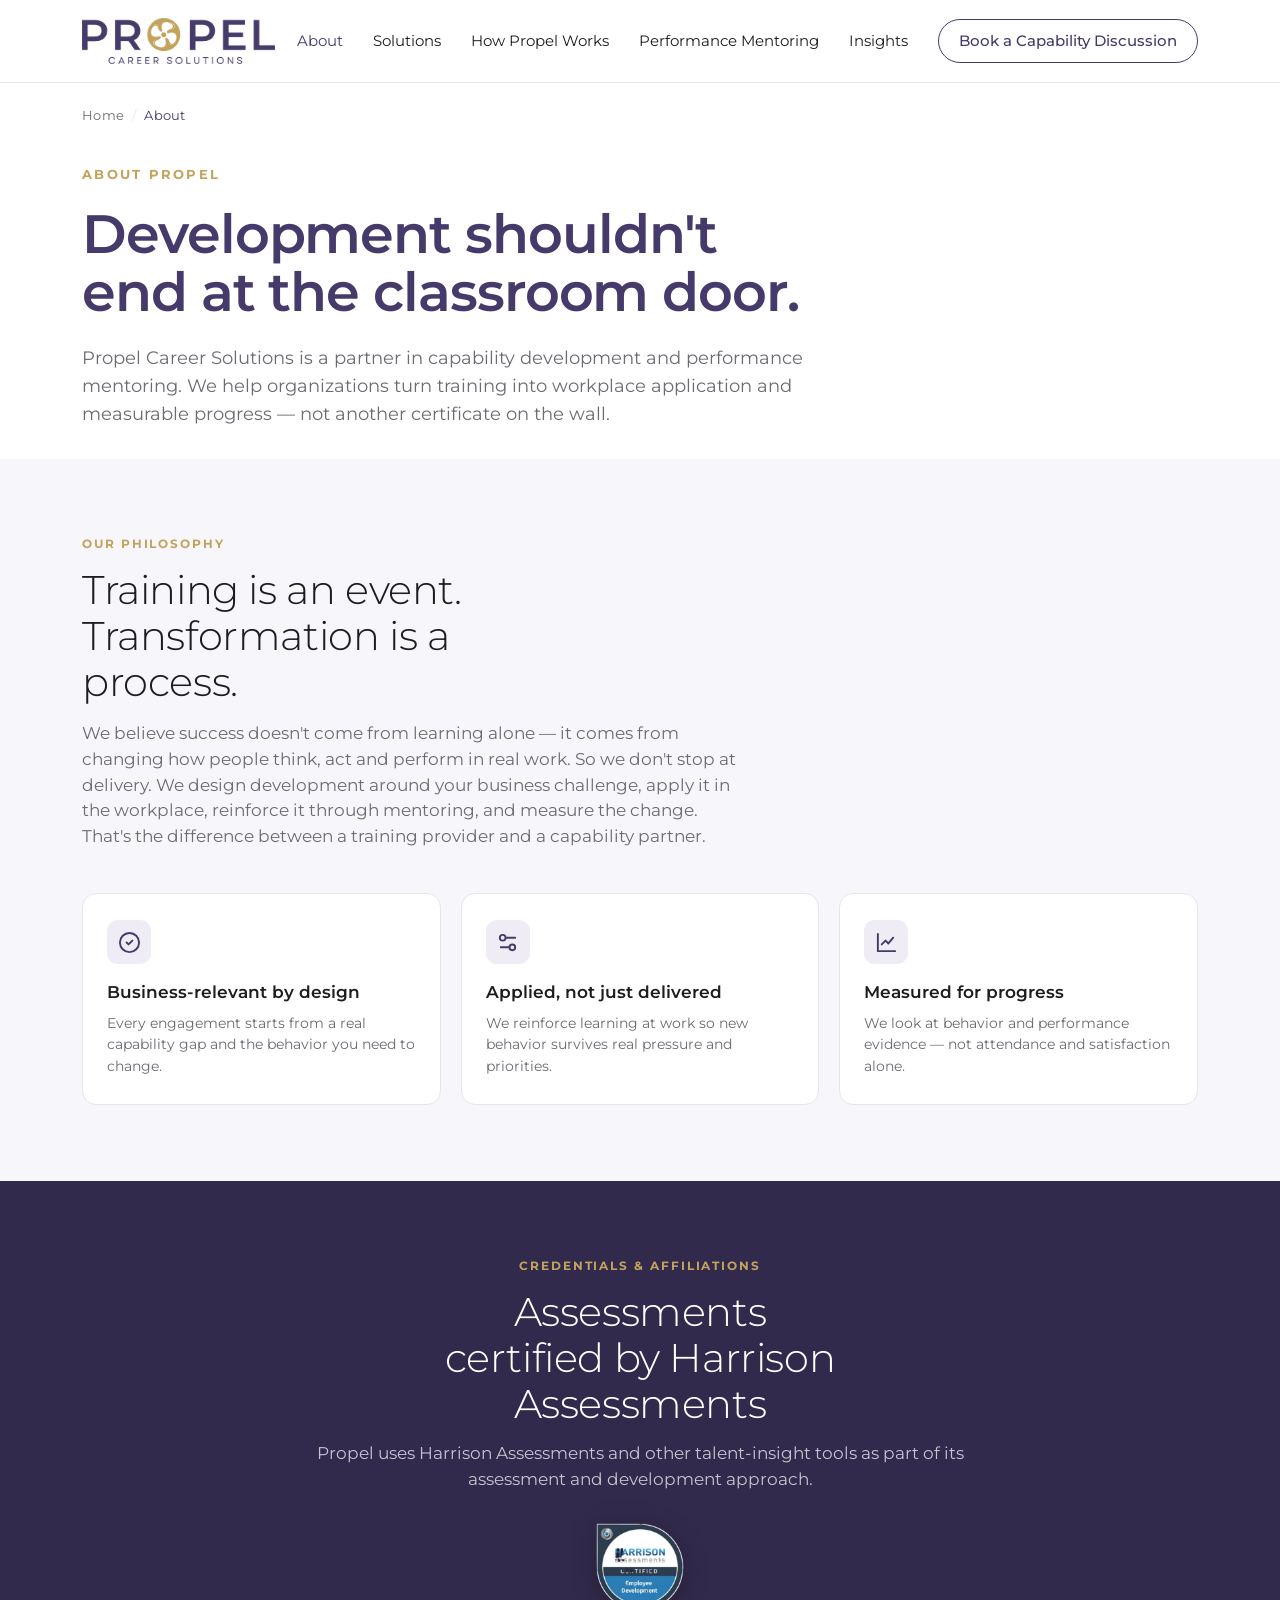
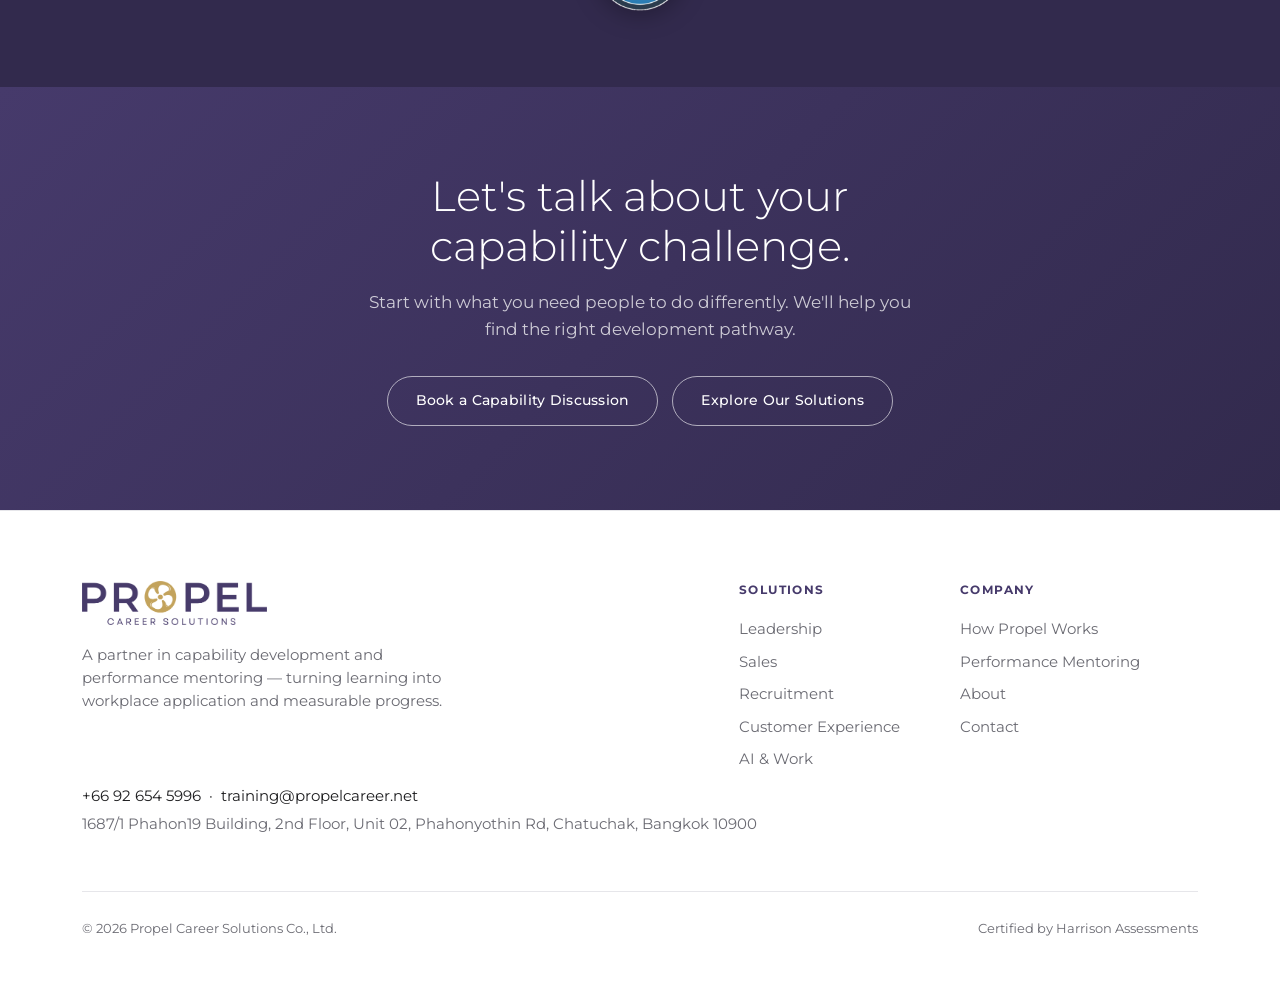
<file: about.html>
<!DOCTYPE html>
<html lang="en">
<head>
<meta charset="UTF-8" />
<meta name="viewport" content="width=device-width, initial-scale=1.0" />
<title>About Propel Career Solutions | Capability Development Partner</title>
<meta name="description" content="Propel is a partner in capability development and performance mentoring, helping organizations turn learning into workplace application and measurable progress." />
<link rel="preconnect" href="https://fonts.googleapis.com" />
<link rel="preconnect" href="https://fonts.gstatic.com" crossorigin />
<link href="https://fonts.googleapis.com/css2?family=Montserrat:wght@200;300;400;500;600;700&family=Prompt:wght@200;300;400;500;600;700&display=swap" rel="stylesheet" />
<link rel="stylesheet" href="assets/solution.css?v=2" />
<!-- structured-data -->
<script type="application/ld+json">
{
 "@context": "https://schema.org",
 "@graph": [
  {
   "@type": "Organization",
   "@id": "https://propelcareer.net/#org",
   "name": "Propel Career Solutions",
   "url": "https://propelcareer.net/",
   "logo": "https://propelcareer.net/assets/propel-logo-official.png",
   "description": "A partner in capability development and performance mentoring in Thailand — turning training into workplace application and measurable progress.",
   "email": "training@propelcareer.net",
   "telephone": "+66926545996",
   "address": {
    "@type": "PostalAddress",
    "streetAddress": "1687/1 Phahon19 Building, 2nd Floor, Unit 02, Phahonyothin Rd",
    "addressLocality": "Chatuchak",
    "addressRegion": "Bangkok",
    "postalCode": "10900",
    "addressCountry": "TH"
   }
  },
  {
   "@type": "BreadcrumbList",
   "itemListElement": [
    {
     "@type": "ListItem",
     "position": 1,
     "name": "Home",
     "item": "https://propelcareer.net/"
    },
    {
     "@type": "ListItem",
     "position": 2,
     "name": "About",
     "item": "https://propelcareer.net/about.html"
    }
   ]
  }
 ]
}
</script>
</head>
<body>

<header class="nav">
  <div class="wrap nav-inner">
    <a class="logo" href="index.html"><img src="assets/propel-logo-official.png" alt="Propel Career Solutions" /></a>
    <nav class="links">
      <a href="about.html" class="active">About</a>
      <a href="solutions.html">Solutions</a>
      <a href="how-propel-works.html">How Propel Works</a>
      <a href="performance-mentoring.html">Performance Mentoring</a>
      <a href="insights.html">Insights</a>
      <a href="contact.html" class="cta">Book a Capability Discussion</a>
      <button class="hamburger" aria-label="Menu" onclick="toggleMenu()"><span></span><span></span><span></span></button>
    </nav>
  </div>
  <div class="mobile-menu" id="mmenu">
    <a href="about.html">About</a>
    <a href="solutions.html">Solutions</a>
    <a href="how-propel-works.html">How Propel Works</a>
    <a href="performance-mentoring.html">Performance Mentoring</a>
    <a href="insights.html">Insights</a>
    <a href="contact.html" class="book">Book a Capability Discussion</a>
  </div>
</header>

<section class="wrap">
  <div class="crumb">
    <a href="index.html">Home</a><span class="sep">/</span><span class="here">About</span>
  </div>
</section>

<section class="hero wrap" style="padding-bottom:30px">
  <div class="kicker">About Propel</div>
  <h1 style="max-width:20ch">Development shouldn't end at the classroom door.</h1>
  <p class="hero-sub" style="max-width:62ch">Propel Career Solutions is a partner in capability development and performance mentoring. We help organizations turn training into workplace application and measurable progress — not another certificate on the wall.</p>
</section>

<!-- PHILOSOPHY -->
<section class="sec sec-tint">
  <div class="wrap">
    <div class="eyebrow">Our philosophy</div>
    <h2>Training is an event. Transformation is a process.</h2>
    <p class="intro">We believe success doesn't come from learning alone — it comes from changing how people think, act and perform in real work. So we don't stop at delivery. We design development around your business challenge, apply it in the workplace, reinforce it through mentoring, and measure the change. That's the difference between a training provider and a capability partner.</p>
    <div class="feat">
      <div class="item">
        <div class="fic"><svg viewBox="0 0 24 24" fill="none" stroke="currentColor" stroke-width="2" stroke-linecap="round" stroke-linejoin="round"><circle cx="12" cy="12" r="10"/><path d="m9 12 2 2 4-4"/></svg></div>
        <h3>Business-relevant by design</h3>
        <p>Every engagement starts from a real capability gap and the behavior you need to change.</p>
      </div>
      <div class="item">
        <div class="fic"><svg viewBox="0 0 24 24" fill="none" stroke="currentColor" stroke-width="2" stroke-linecap="round" stroke-linejoin="round"><path d="M20 7h-9M14 17H5"/><circle cx="17" cy="17" r="3"/><circle cx="7" cy="7" r="3"/></svg></div>
        <h3>Applied, not just delivered</h3>
        <p>We reinforce learning at work so new behavior survives real pressure and priorities.</p>
      </div>
      <div class="item">
        <div class="fic"><svg viewBox="0 0 24 24" fill="none" stroke="currentColor" stroke-width="2" stroke-linecap="round" stroke-linejoin="round"><path d="M3 3v18h18"/><path d="M7 14l4-4 3 3 5-6"/></svg></div>
        <h3>Measured for progress</h3>
        <p>We look at behavior and performance evidence — not attendance and satisfaction alone.</p>
      </div>
    </div>
  </div>
</section>

<!-- LEADERSHIP — hidden until real bios are provided -->
<section class="sec" style="display:none">
  <div class="wrap">
    <div class="eyebrow">Our people</div>
    <h2>The team behind Propel</h2>
    <p class="intro">Experienced practitioners in learning design, assessment and performance development. Send me your approved bios and photos and these become real profiles.</p>
    <div class="bios">
      <div class="bio">
        <span class="draft">Draft · pending your bio</span>
        <div class="avatar">P</div>
        <h3>[ Founder name ]</h3>
        <div class="role">[ Role / title ]</div>
        <p>A concise bio — background, expertise and the value they bring to clients. Credentials and approved affiliations go here. (Not a company history.)</p>
      </div>
      <div class="bio">
        <span class="draft">Draft · pending your bio</span>
        <div class="avatar">P</div>
        <h3>[ Co-founder name ]</h3>
        <div class="role">[ Role / title ]</div>
        <p>A concise bio — background, expertise and the value they bring to clients. Credentials and approved affiliations go here. (Not a company history.)</p>
      </div>
    </div>
  </div>
</section>

<!-- CREDENTIALS -->
<section class="sec sec-dark">
  <div class="wrap" style="text-align:center">
    <div class="eyebrow" style="justify-content:center">Credentials &amp; affiliations</div>
    <h2 style="margin:0 auto 14px">Assessments certified by Harrison Assessments</h2>
    <p class="intro" style="margin:0 auto 30px;text-align:center">Propel uses Harrison Assessments and other talent-insight tools as part of its assessment and development approach.</p>
    <img src="assets/harrison-certified.png" alt="Harrison Assessments Certified — Employee Development" style="width:88px;height:auto;margin:0 auto;filter:drop-shadow(0 4px 12px rgba(0,0,0,.3))" />
  </div>
</section>

<section class="final">
  <div class="wrap">
    <h2>Let's talk about your capability challenge.</h2>
    <p>Start with what you need people to do differently. We'll help you find the right development pathway.</p>
    <div class="final-cta">
      <a href="contact.html" class="btn btn-light">Book a Capability Discussion</a>
      <a href="solutions.html" class="btn btn-light">Explore Our Solutions</a>
    </div>
  </div>
</section>

<footer class="foot">
  <div class="wrap">
    <div class="foot-top">
      <div class="foot-brand">
        <img src="assets/propel-logo-official.png" alt="Propel Career Solutions" />
        <p>A partner in capability development and performance mentoring — turning learning into workplace application and measurable progress.</p>
      </div>
      <div class="foot-links">
        <div class="foot-col">
          <h4>Solutions</h4>
          <a href="leadership-training-thailand.html">Leadership</a>
          <a href="sales-training-thailand.html">Sales</a>
          <a href="recruitment-training-thailand.html">Recruitment</a>
          <a href="customer-service-training-thailand.html">Customer Experience</a>
          <a href="ai-training-thailand.html">AI &amp; Work</a>
        </div>
        <div class="foot-col">
          <h4>Company</h4>
          <a href="how-propel-works.html">How Propel Works</a>
          <a href="performance-mentoring.html">Performance Mentoring</a>
          <a href="about.html">About</a>
          <a href="contact.html">Contact</a>
        </div>
      </div>
    </div>
    <div class="contact">
      <div>+66 92 654 5996 &nbsp;·&nbsp; training@propelcareer.net</div>
      <div class="muted">1687/1 Phahon19 Building, 2nd Floor, Unit 02, Phahonyothin Rd, Chatuchak, Bangkok 10900</div>
    </div>
    <div class="legal">
      <div>© 2026 Propel Career Solutions Co., Ltd.</div>
      <div>Certified by Harrison Assessments</div>
    </div>
  </div>
</footer>

<script>
function toggleMenu(){
  document.getElementById('mmenu').classList.toggle('open');
  document.querySelector('.hamburger').classList.toggle('open');
}
</script>
</body>
</html>
</file>
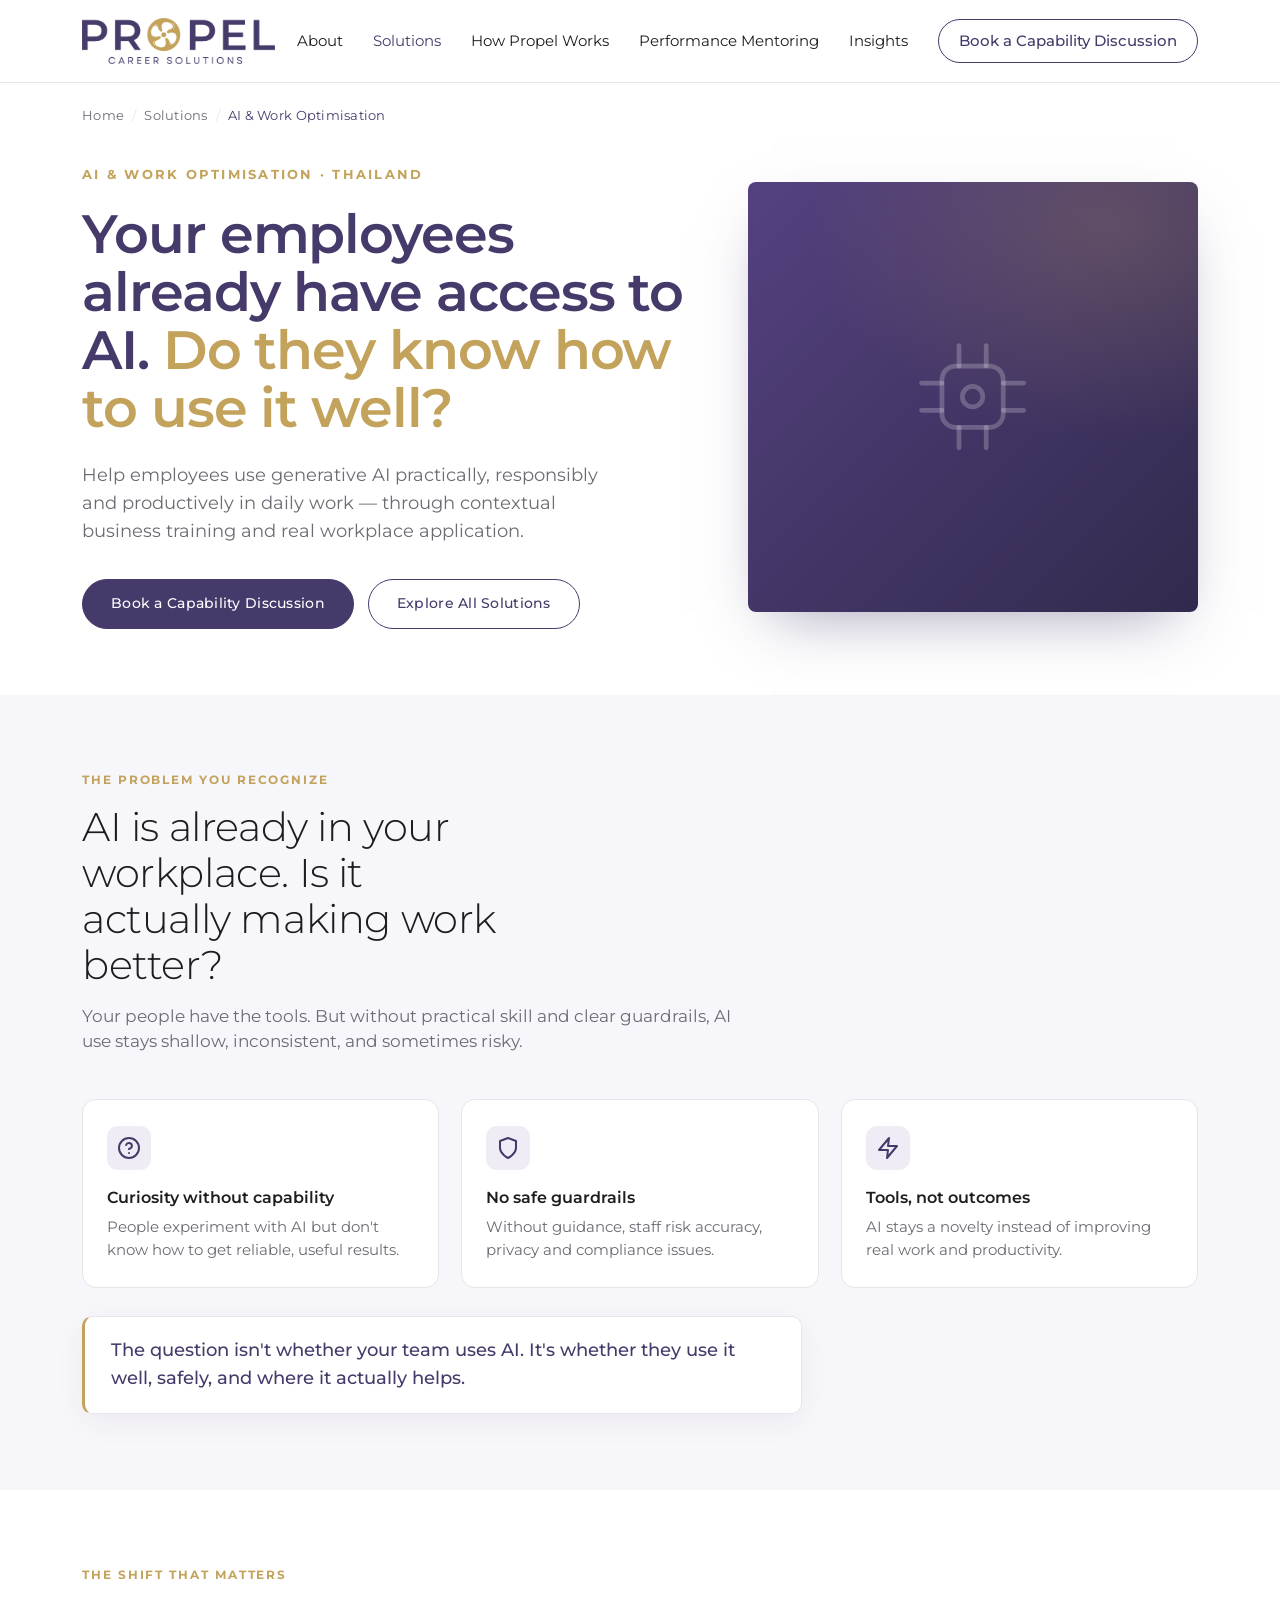
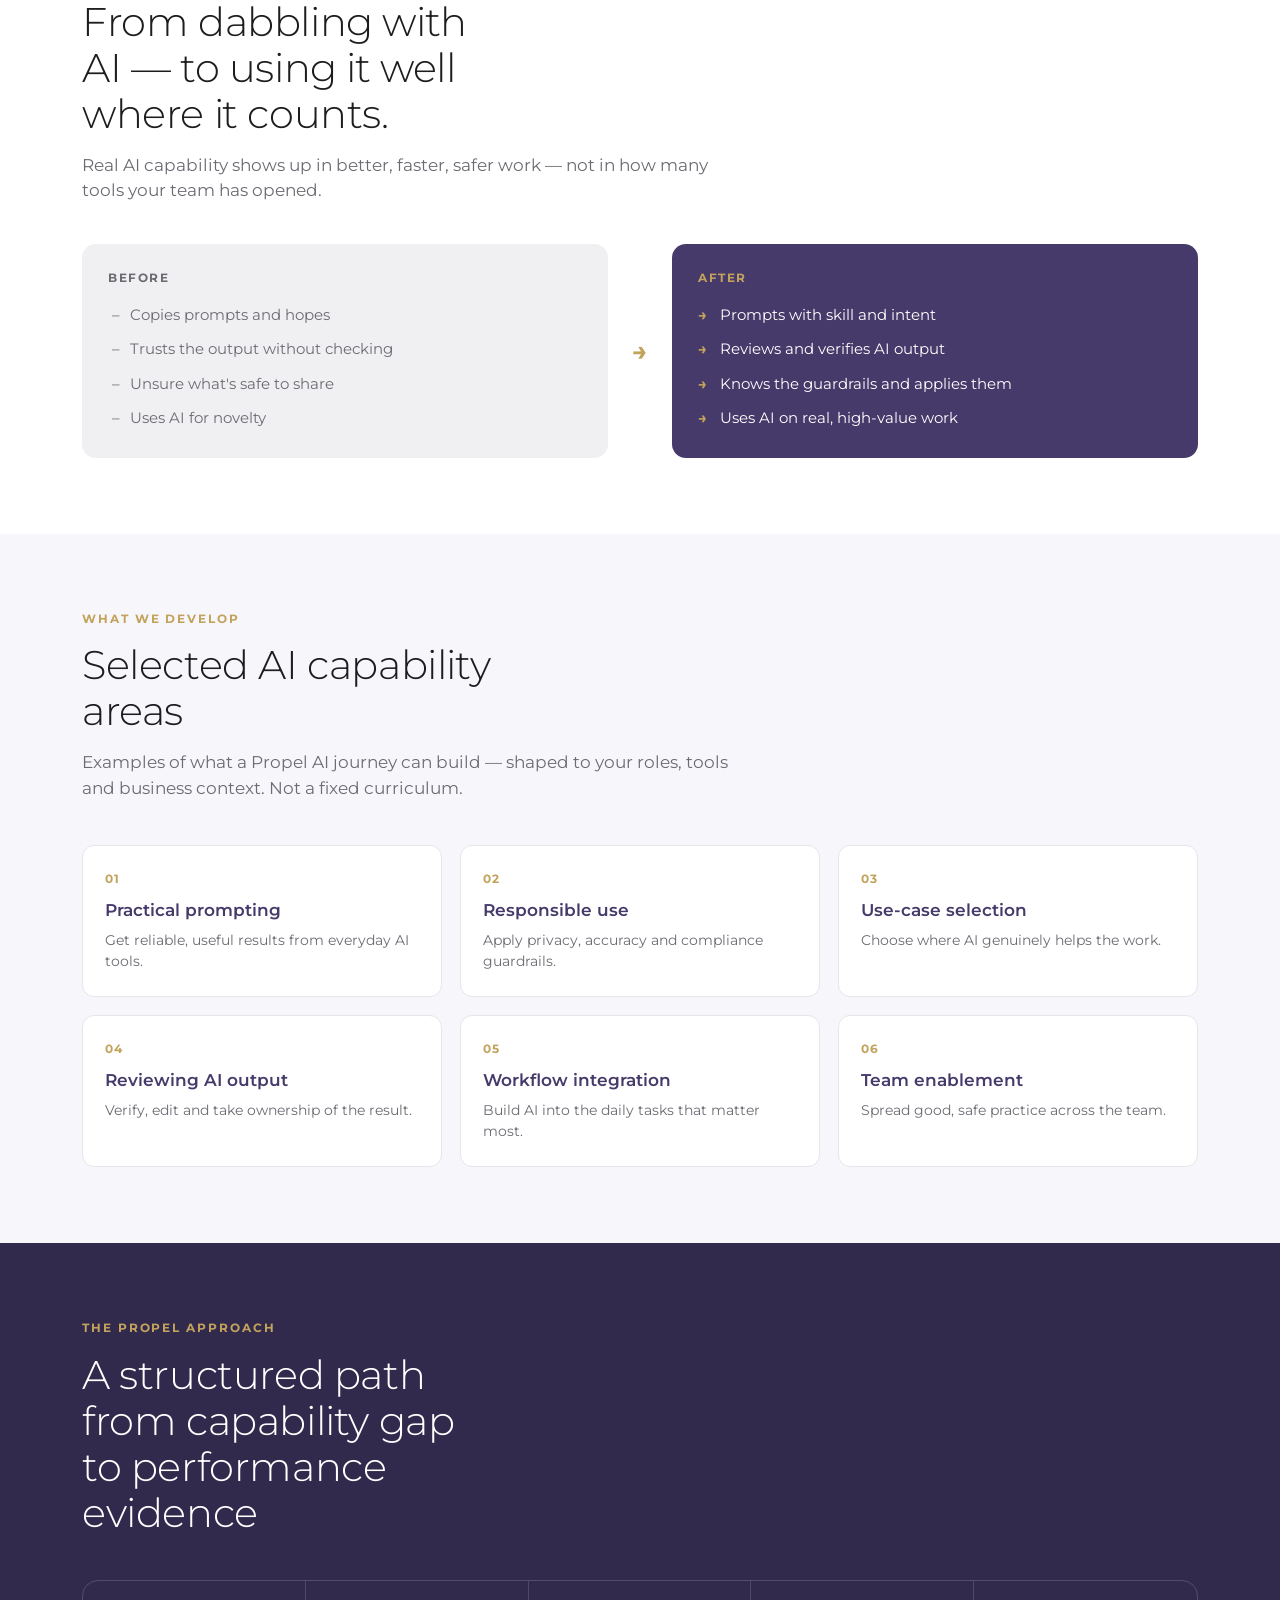
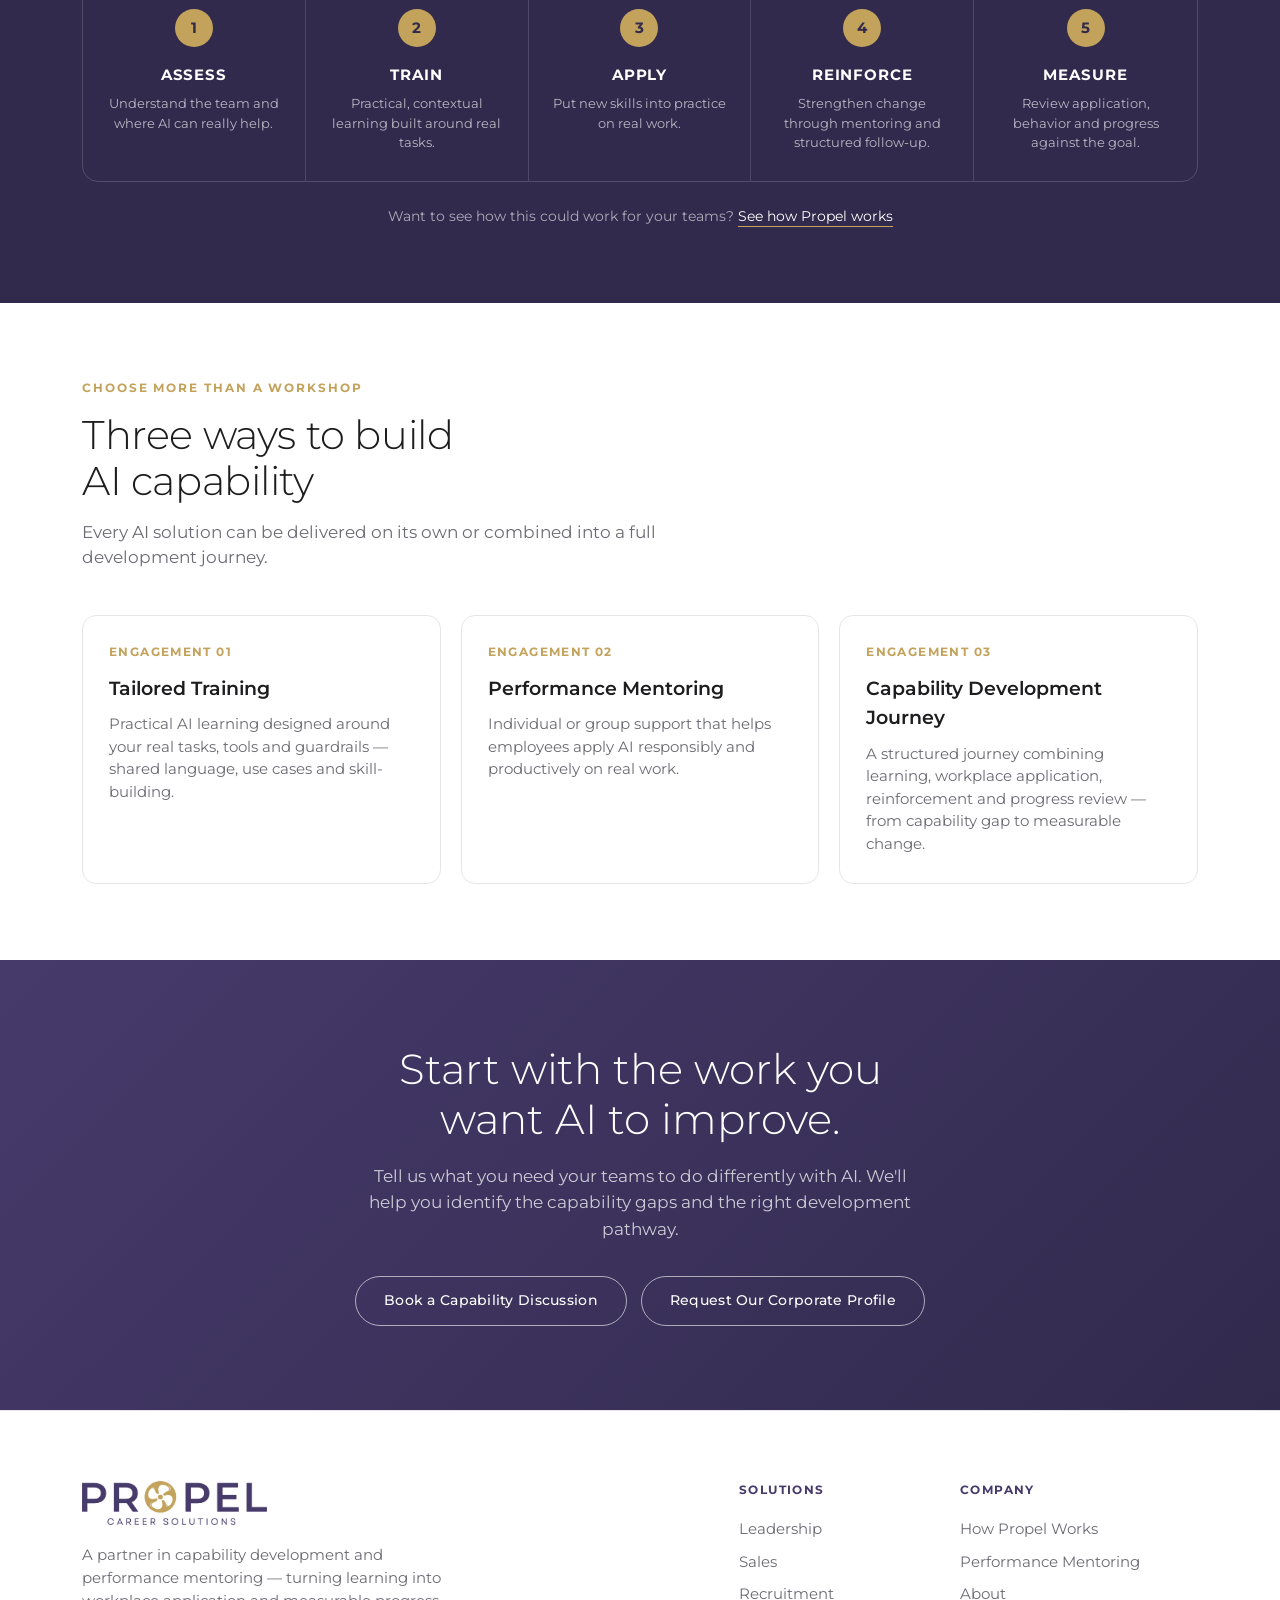
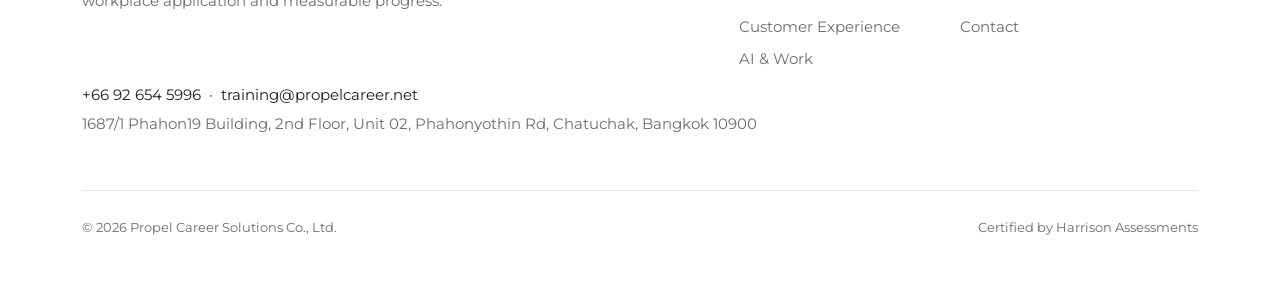
<file: ai-training-thailand.html>
<!DOCTYPE html>
<html lang="en">
<head>
<meta charset="UTF-8" />
<meta name="viewport" content="width=device-width, initial-scale=1.0" />
<title>AI Training for Employees &amp; Business Teams Thailand | Propel</title>
<meta name="description" content="Help employees use generative AI practically, responsibly and productively through contextual business training and workplace application." />
<link rel="preconnect" href="https://fonts.googleapis.com" />
<link rel="preconnect" href="https://fonts.gstatic.com" crossorigin />
<link href="https://fonts.googleapis.com/css2?family=Montserrat:wght@200;300;400;500;600;700&family=Prompt:wght@200;300;400;500;600;700&display=swap" rel="stylesheet" />
<link rel="stylesheet" href="assets/solution.css?v=2" />
<!-- structured-data -->
<script type="application/ld+json">
{
 "@context": "https://schema.org",
 "@graph": [
  {
   "@type": "Organization",
   "@id": "https://propelcareer.net/#org",
   "name": "Propel Career Solutions",
   "url": "https://propelcareer.net/",
   "logo": "https://propelcareer.net/assets/propel-logo-official.png",
   "description": "A partner in capability development and performance mentoring in Thailand — turning training into workplace application and measurable progress.",
   "email": "training@propelcareer.net",
   "telephone": "+66926545996",
   "address": {
    "@type": "PostalAddress",
    "streetAddress": "1687/1 Phahon19 Building, 2nd Floor, Unit 02, Phahonyothin Rd",
    "addressLocality": "Chatuchak",
    "addressRegion": "Bangkok",
    "postalCode": "10900",
    "addressCountry": "TH"
   }
  },
  {
   "@type": "Service",
   "serviceType": "AI Training",
   "name": "AI & Work Optimisation",
   "description": "Help employees use generative AI practically, responsibly and productively through contextual business training and workplace application.",
   "provider": {
    "@id": "https://propelcareer.net/#org"
   },
   "areaServed": {
    "@type": "Country",
    "name": "Thailand"
   },
   "url": "https://propelcareer.net/ai-training-thailand.html"
  },
  {
   "@type": "BreadcrumbList",
   "itemListElement": [
    {
     "@type": "ListItem",
     "position": 1,
     "name": "Home",
     "item": "https://propelcareer.net/"
    },
    {
     "@type": "ListItem",
     "position": 2,
     "name": "Solutions",
     "item": "https://propelcareer.net/solutions.html"
    },
    {
     "@type": "ListItem",
     "position": 3,
     "name": "AI & Work Optimisation",
     "item": "https://propelcareer.net/ai-training-thailand.html"
    }
   ]
  }
 ]
}
</script>
</head>
<body>

<header class="nav">
  <div class="wrap nav-inner">
    <a class="logo" href="index.html"><img src="assets/propel-logo-official.png" alt="Propel Career Solutions" /></a>
    <nav class="links">
      <a href="about.html">About</a>
      <a href="solutions.html" class="active">Solutions</a>
      <a href="how-propel-works.html">How Propel Works</a>
      <a href="performance-mentoring.html">Performance Mentoring</a>
      <a href="insights.html">Insights</a>
      <a href="contact.html" class="cta">Book a Capability Discussion</a>
      <button class="hamburger" aria-label="Menu" onclick="toggleMenu()"><span></span><span></span><span></span></button>
    </nav>
  </div>
  <div class="mobile-menu" id="mmenu">
    <a href="about.html">About</a>
    <a href="solutions.html">Solutions</a>
    <a href="how-propel-works.html">How Propel Works</a>
    <a href="performance-mentoring.html">Performance Mentoring</a>
    <a href="insights.html">Insights</a>
    <a href="contact.html" class="book">Book a Capability Discussion</a>
  </div>
</header>

<section class="wrap">
  <div class="crumb">
    <a href="index.html">Home</a><span class="sep">/</span><a href="solutions.html">Solutions</a><span class="sep">/</span><span class="here">AI &amp; Work Optimisation</span>
  </div>
</section>

<section class="hero wrap">
  <div class="hero-grid">
    <div>
      <div class="kicker">AI &amp; Work Optimisation · Thailand</div>
      <h1>Your employees already have access to AI. <span class="gold">Do they know how to use it well?</span></h1>
      <p class="hero-sub">Help employees use generative AI practically, responsibly and productively in daily work — through contextual business training and real workplace application.</p>
      <div class="hero-cta">
        <a href="contact.html" class="btn btn-fill">Book a Capability Discussion</a>
        <a href="solutions.html" class="btn">Explore All Solutions</a>
      </div>
    </div>
    <div class="hero-img abstract" role="img" aria-label="AI and work optimisation development">
      <svg viewBox="0 0 48 48" fill="none" stroke="currentColor" stroke-width="1.4" stroke-linecap="round" stroke-linejoin="round"><rect x="15" y="15" width="18" height="18" rx="4"/><path d="M20 9v6M28 9v6M20 33v6M28 33v6M9 20h6M9 28h6M33 20h6M33 28h6"/><circle cx="24" cy="24" r="3"/></svg>
    </div>
  </div>
</section>

<section class="sec sec-tint">
  <div class="wrap">
    <div class="eyebrow">The problem you recognize</div>
    <h2>AI is already in your workplace. Is it actually making work better?</h2>
    <p class="intro">Your people have the tools. But without practical skill and clear guardrails, AI use stays shallow, inconsistent, and sometimes risky.</p>
    <div class="symptoms">
      <div class="symptom">
        <div class="sx-ic"><svg viewBox="0 0 24 24" fill="none" stroke="currentColor" stroke-width="2" stroke-linecap="round" stroke-linejoin="round"><circle cx="12" cy="12" r="10"/><path d="M9.09 9a3 3 0 0 1 5.83 1c0 2-3 3-3 3"/><line x1="12" y1="17" x2="12.01" y2="17"/></svg></div>
        <p><b>Curiosity without capability</b>People experiment with AI but don't know how to get reliable, useful results.</p>
      </div>
      <div class="symptom">
        <div class="sx-ic"><svg viewBox="0 0 24 24" fill="none" stroke="currentColor" stroke-width="2" stroke-linecap="round" stroke-linejoin="round"><path d="M12 22s8-4 8-10V5l-8-3-8 3v7c0 6 8 10 8 10z"/></svg></div>
        <p><b>No safe guardrails</b>Without guidance, staff risk accuracy, privacy and compliance issues.</p>
      </div>
      <div class="symptom">
        <div class="sx-ic"><svg viewBox="0 0 24 24" fill="none" stroke="currentColor" stroke-width="2" stroke-linecap="round" stroke-linejoin="round"><path d="M13 2 3 14h9l-1 8 10-12h-9l1-8z"/></svg></div>
        <p><b>Tools, not outcomes</b>AI stays a novelty instead of improving real work and productivity.</p>
      </div>
    </div>
    <div class="curio">The question isn't whether your team uses AI. It's whether they use it well, safely, and where it actually helps.</div>
  </div>
</section>

<section class="sec">
  <div class="wrap">
    <div class="eyebrow">The shift that matters</div>
    <h2>From dabbling with AI — to using it well where it counts.</h2>
    <p class="intro">Real AI capability shows up in better, faster, safer work — not in how many tools your team has opened.</p>
    <div class="shift">
      <div class="shift-col shift-from">
        <div class="lab">Before</div>
        <ul>
          <li>Copies prompts and hopes</li>
          <li>Trusts the output without checking</li>
          <li>Unsure what's safe to share</li>
          <li>Uses AI for novelty</li>
        </ul>
      </div>
      <div class="shift-mid">→</div>
      <div class="shift-col shift-to">
        <div class="lab">After</div>
        <ul>
          <li>Prompts with skill and intent</li>
          <li>Reviews and verifies AI output</li>
          <li>Knows the guardrails and applies them</li>
          <li>Uses AI on real, high-value work</li>
        </ul>
      </div>
    </div>
  </div>
</section>

<section class="sec sec-tint">
  <div class="wrap">
    <div class="eyebrow">What we develop</div>
    <h2>Selected AI capability areas</h2>
    <p class="intro">Examples of what a Propel AI journey can build — shaped to your roles, tools and business context. Not a fixed curriculum.</p>
    <div class="caps">
      <div class="cap"><div class="num">01</div><h3>Practical prompting</h3><p>Get reliable, useful results from everyday AI tools.</p></div>
      <div class="cap"><div class="num">02</div><h3>Responsible use</h3><p>Apply privacy, accuracy and compliance guardrails.</p></div>
      <div class="cap"><div class="num">03</div><h3>Use-case selection</h3><p>Choose where AI genuinely helps the work.</p></div>
      <div class="cap"><div class="num">04</div><h3>Reviewing AI output</h3><p>Verify, edit and take ownership of the result.</p></div>
      <div class="cap"><div class="num">05</div><h3>Workflow integration</h3><p>Build AI into the daily tasks that matter most.</p></div>
      <div class="cap"><div class="num">06</div><h3>Team enablement</h3><p>Spread good, safe practice across the team.</p></div>
    </div>
  </div>
</section>

<section class="sec sec-dark">
  <div class="wrap">
    <div class="eyebrow">The Propel approach</div>
    <h2>A structured path from capability gap to performance evidence</h2>
    <div class="method">
      <div class="mstep"><div class="mnum">1</div><h3>Assess</h3><p>Understand the team and where AI can really help.</p></div>
      <div class="mstep"><div class="mnum">2</div><h3>Train</h3><p>Practical, contextual learning built around real tasks.</p></div>
      <div class="mstep"><div class="mnum">3</div><h3>Apply</h3><p>Put new skills into practice on real work.</p></div>
      <div class="mstep"><div class="mnum">4</div><h3>Reinforce</h3><p>Strengthen change through mentoring and structured follow-up.</p></div>
      <div class="mstep"><div class="mnum">5</div><h3>Measure</h3><p>Review application, behavior and progress against the goal.</p></div>
    </div>
    <p class="method-foot">Want to see how this could work for your teams? <a href="how-propel-works.html">See how Propel works</a></p>
  </div>
</section>

<section class="sec">
  <div class="wrap">
    <div class="eyebrow">Choose more than a workshop</div>
    <h2>Three ways to build AI capability</h2>
    <p class="intro">Every AI solution can be delivered on its own or combined into a full development journey.</p>
    <div class="engage">
      <div class="eng"><div class="etag">Engagement 01</div><h3>Tailored Training</h3><p>Practical AI learning designed around your real tasks, tools and guardrails — shared language, use cases and skill-building.</p></div>
      <div class="eng"><div class="etag">Engagement 02</div><h3>Performance Mentoring</h3><p>Individual or group support that helps employees apply AI responsibly and productively on real work.</p></div>
      <div class="eng"><div class="etag">Engagement 03</div><h3>Capability Development Journey</h3><p>A structured journey combining learning, workplace application, reinforcement and progress review — from capability gap to measurable change.</p></div>
    </div>
  </div>
</section>

<section class="sec sec-tint" style="display:none">
  <div class="wrap">
    <div class="proof">
      <div class="proof-text">
        <div class="eyebrow">From development activity to observable progress</div>
        <h2>What changed when the workshop ended.</h2>
        <p>A short, anonymized look at an AI capability journey — the situation, the approach, and the progress the team made in real work.</p>
        <a href="contact.html" class="btn btn-gold">Request the Case Study</a>
      </div>
      <div class="proof-card">
        <span class="draft">Draft · pending approval</span>
        <div class="ql">AI &amp; work optimisation · anonymized</div>
        <h3>"A back-office team cut hours of routine work by using AI where it actually fit."</h3>
        <p>A structured learning and follow-up journey helped a team build practical, responsible AI skills — with progress reviewed on real tasks, not just in the classroom.</p>
      </div>
    </div>
  </div>
</section>

<section class="final">
  <div class="wrap">
    <h2>Start with the work you want AI to improve.</h2>
    <p>Tell us what you need your teams to do differently with AI. We'll help you identify the capability gaps and the right development pathway.</p>
    <div class="final-cta">
      <a href="contact.html" class="btn btn-light">Book a Capability Discussion</a>
      <a href="contact.html" class="btn btn-light">Request Our Corporate Profile</a>
    </div>
  </div>
</section>

<footer class="foot">
  <div class="wrap">
    <div class="foot-top">
      <div class="foot-brand">
        <img src="assets/propel-logo-official.png" alt="Propel Career Solutions" />
        <p>A partner in capability development and performance mentoring — turning learning into workplace application and measurable progress.</p>
      </div>
      <div class="foot-links">
        <div class="foot-col">
          <h4>Solutions</h4>
          <a href="leadership-training-thailand.html">Leadership</a>
          <a href="sales-training-thailand.html">Sales</a>
          <a href="recruitment-training-thailand.html">Recruitment</a>
          <a href="customer-service-training-thailand.html">Customer Experience</a>
          <a href="ai-training-thailand.html">AI &amp; Work</a>
        </div>
        <div class="foot-col">
          <h4>Company</h4>
          <a href="how-propel-works.html">How Propel Works</a>
          <a href="performance-mentoring.html">Performance Mentoring</a>
          <a href="about.html">About</a>
          <a href="contact.html">Contact</a>
        </div>
      </div>
    </div>
    <div class="contact">
      <div>+66 92 654 5996 &nbsp;·&nbsp; training@propelcareer.net</div>
      <div class="muted">1687/1 Phahon19 Building, 2nd Floor, Unit 02, Phahonyothin Rd, Chatuchak, Bangkok 10900</div>
    </div>
    <div class="legal">
      <div>© 2026 Propel Career Solutions Co., Ltd.</div>
      <div>Certified by Harrison Assessments</div>
    </div>
  </div>
</footer>

<script>
function toggleMenu(){
  document.getElementById('mmenu').classList.toggle('open');
  document.querySelector('.hamburger').classList.toggle('open');
}
</script>
</body>
</html>
</file>
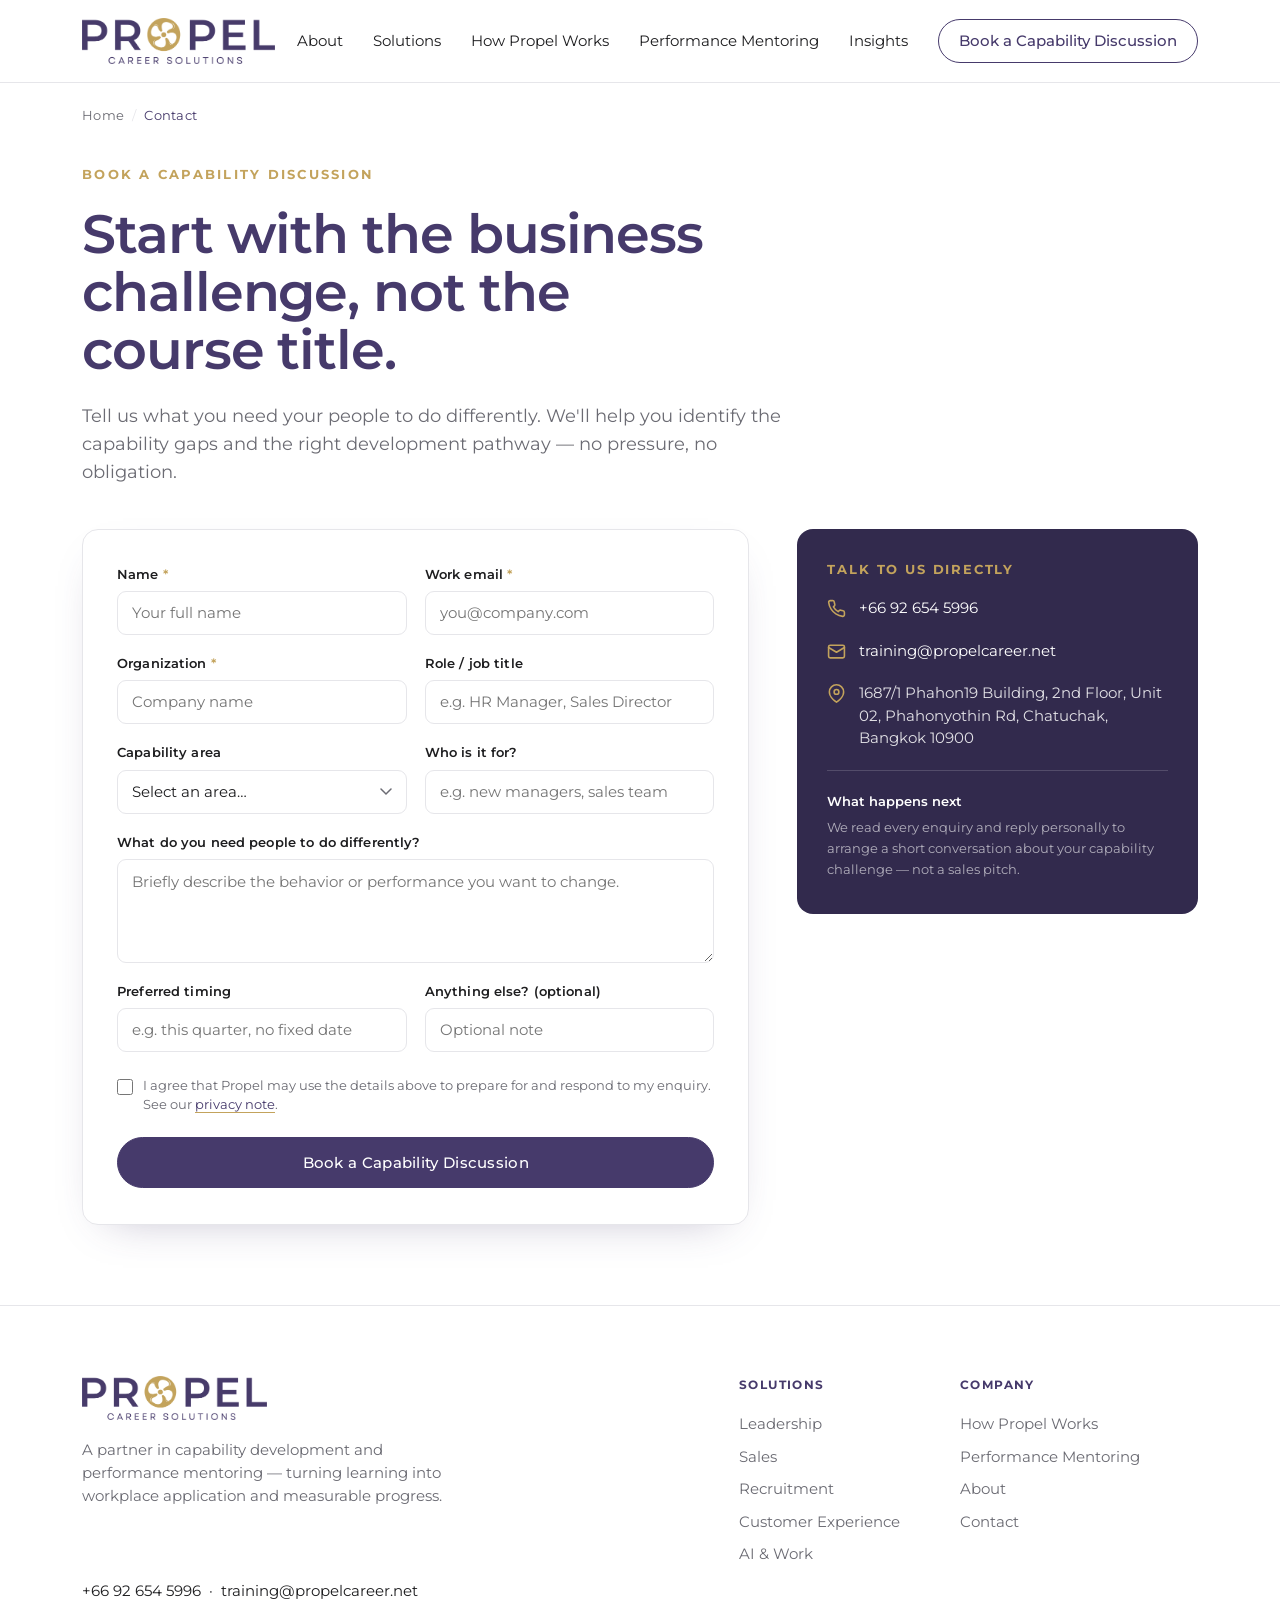
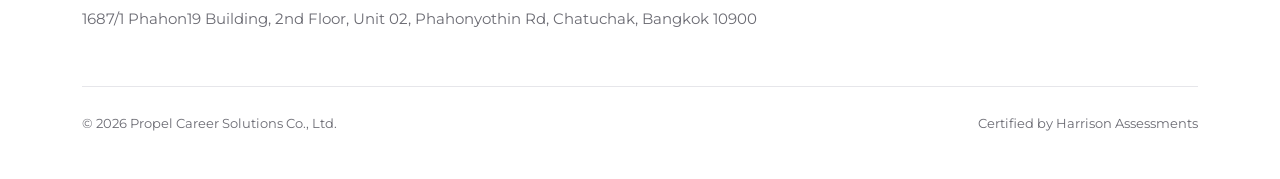
<file: contact.html>
<!DOCTYPE html>
<html lang="en">
<head>
<meta charset="UTF-8" />
<meta name="viewport" content="width=device-width, initial-scale=1.0" />
<title>Book a Capability Discussion | Propel Career Solutions</title>
<meta name="description" content="Start with the business challenge, not the course title. Tell us what you need your people to do differently and we'll help you find the right capability solution." />
<link rel="preconnect" href="https://fonts.googleapis.com" />
<link rel="preconnect" href="https://fonts.gstatic.com" crossorigin />
<link href="https://fonts.googleapis.com/css2?family=Montserrat:wght@200;300;400;500;600;700&family=Prompt:wght@200;300;400;500;600;700&display=swap" rel="stylesheet" />
<link rel="stylesheet" href="assets/solution.css?v=2" />
<!-- structured-data -->
<script type="application/ld+json">
{
 "@context": "https://schema.org",
 "@graph": [
  {
   "@type": "Organization",
   "@id": "https://propelcareer.net/#org",
   "name": "Propel Career Solutions",
   "url": "https://propelcareer.net/",
   "logo": "https://propelcareer.net/assets/propel-logo-official.png",
   "description": "A partner in capability development and performance mentoring in Thailand — turning training into workplace application and measurable progress.",
   "email": "training@propelcareer.net",
   "telephone": "+66926545996",
   "address": {
    "@type": "PostalAddress",
    "streetAddress": "1687/1 Phahon19 Building, 2nd Floor, Unit 02, Phahonyothin Rd",
    "addressLocality": "Chatuchak",
    "addressRegion": "Bangkok",
    "postalCode": "10900",
    "addressCountry": "TH"
   }
  },
  {
   "@type": "BreadcrumbList",
   "itemListElement": [
    {
     "@type": "ListItem",
     "position": 1,
     "name": "Home",
     "item": "https://propelcareer.net/"
    },
    {
     "@type": "ListItem",
     "position": 2,
     "name": "Contact",
     "item": "https://propelcareer.net/contact.html"
    }
   ]
  }
 ]
}
</script>
</head>
<body>

<header class="nav">
  <div class="wrap nav-inner">
    <a class="logo" href="index.html"><img src="assets/propel-logo-official.png" alt="Propel Career Solutions" /></a>
    <nav class="links">
      <a href="about.html">About</a>
      <a href="solutions.html">Solutions</a>
      <a href="how-propel-works.html">How Propel Works</a>
      <a href="performance-mentoring.html">Performance Mentoring</a>
      <a href="insights.html">Insights</a>
      <a href="contact.html" class="cta">Book a Capability Discussion</a>
      <button class="hamburger" aria-label="Menu" onclick="toggleMenu()"><span></span><span></span><span></span></button>
    </nav>
  </div>
  <div class="mobile-menu" id="mmenu">
    <a href="about.html">About</a>
    <a href="solutions.html">Solutions</a>
    <a href="how-propel-works.html">How Propel Works</a>
    <a href="performance-mentoring.html">Performance Mentoring</a>
    <a href="insights.html">Insights</a>
    <a href="contact.html" class="book">Book a Capability Discussion</a>
  </div>
</header>

<section class="wrap">
  <div class="crumb">
    <a href="index.html">Home</a><span class="sep">/</span><span class="here">Contact</span>
  </div>
</section>

<section class="hero wrap" style="padding-bottom:34px">
  <div class="kicker">Book a Capability Discussion</div>
  <h1 style="max-width:18ch">Start with the business challenge, not the course title.</h1>
  <p class="hero-sub" style="max-width:60ch">Tell us what you need your people to do differently. We'll help you identify the capability gaps and the right development pathway — no pressure, no obligation.</p>
</section>

<section class="wrap" style="padding-bottom:80px">
  <div class="contact-grid">

    <!-- FORM -->
    <div class="form-card">
      <form id="enq">

        <div class="frow">
          <div class="fgroup">
            <label for="name">Name <span class="req">*</span></label>
            <input id="name" name="name" type="text" required placeholder="Your full name" />
          </div>
          <div class="fgroup">
            <label for="email">Work email <span class="req">*</span></label>
            <input id="email" name="email" type="email" required placeholder="you@company.com" />
          </div>
        </div>

        <div class="frow">
          <div class="fgroup">
            <label for="org">Organization <span class="req">*</span></label>
            <input id="org" name="organization" type="text" required placeholder="Company name" />
          </div>
          <div class="fgroup">
            <label for="role">Role / job title</label>
            <input id="role" name="role" type="text" placeholder="e.g. HR Manager, Sales Director" />
          </div>
        </div>

        <div class="frow">
          <div class="fgroup">
            <label for="area">Capability area</label>
            <select id="area" name="capability_area">
              <option value="" selected>Select an area…</option>
              <option>Leadership &amp; People Management</option>
              <option>Sales &amp; Customer Growth</option>
              <option>Recruitment &amp; Talent Acquisition</option>
              <option>Customer Experience &amp; Service</option>
              <option>AI &amp; Work Optimisation</option>
              <option>Customized Functional Capability</option>
              <option>Not sure yet</option>
            </select>
          </div>
          <div class="fgroup">
            <label for="audience">Who is it for?</label>
            <input id="audience" name="audience" type="text" placeholder="e.g. new managers, sales team" />
          </div>
        </div>

        <div class="fgroup">
          <label for="change">What do you need people to do differently?</label>
          <textarea id="change" name="desired_change" placeholder="Briefly describe the behavior or performance you want to change."></textarea>
        </div>

        <div class="frow">
          <div class="fgroup">
            <label for="timing">Preferred timing</label>
            <input id="timing" name="timing" type="text" placeholder="e.g. this quarter, no fixed date" />
          </div>
          <div class="fgroup">
            <label for="msg">Anything else? (optional)</label>
            <input id="msg" name="message" type="text" placeholder="Optional note" />
          </div>
        </div>

        <label class="consent">
          <input type="checkbox" name="consent" required />
          <span>I agree that Propel may use the details above to prepare for and respond to my enquiry. See our <a href="index.html">privacy note</a>.</span>
        </label>

        <button type="submit" class="btn btn-fill">Book a Capability Discussion</button>
      </form>
    </div>

    <!-- SIDE: direct contact -->
    <div>
      <div class="side-card">
        <h3>Talk to us directly</h3>
        <div class="row">
          <svg viewBox="0 0 24 24" fill="none" stroke="currentColor" stroke-width="2" stroke-linecap="round" stroke-linejoin="round"><path d="M22 16.92v3a2 2 0 0 1-2.18 2 19.79 19.79 0 0 1-8.63-3.07 19.5 19.5 0 0 1-6-6 19.79 19.79 0 0 1-3.07-8.67A2 2 0 0 1 4.11 2h3a2 2 0 0 1 2 1.72c.13.96.36 1.9.7 2.81a2 2 0 0 1-.45 2.11L8.09 9.91a16 16 0 0 0 6 6l1.27-1.27a2 2 0 0 1 2.11-.45c.9.34 1.85.57 2.81.7A2 2 0 0 1 22 16.92z"/></svg>
          <a href="tel:+66926545996">+66 92 654 5996</a>
        </div>
        <div class="row">
          <svg viewBox="0 0 24 24" fill="none" stroke="currentColor" stroke-width="2" stroke-linecap="round" stroke-linejoin="round"><rect x="2" y="4" width="20" height="16" rx="2"/><path d="m22 7-10 6L2 7"/></svg>
          <a href="mailto:training@propelcareer.net">training@propelcareer.net</a>
        </div>
        <div class="row">
          <svg viewBox="0 0 24 24" fill="none" stroke="currentColor" stroke-width="2" stroke-linecap="round" stroke-linejoin="round"><path d="M21 10c0 7-9 13-9 13s-9-6-9-13a9 9 0 0 1 18 0z"/><circle cx="12" cy="10" r="3"/></svg>
          <span>1687/1 Phahon19 Building, 2nd Floor, Unit 02, Phahonyothin Rd, Chatuchak, Bangkok 10900</span>
        </div>
        <div class="side-note">
          <b>What happens next</b>
          We read every enquiry and reply personally to arrange a short conversation about your capability challenge — not a sales pitch.
        </div>
      </div>
    </div>

  </div>
</section>

<footer class="foot">
  <div class="wrap">
    <div class="foot-top">
      <div class="foot-brand">
        <img src="assets/propel-logo-official.png" alt="Propel Career Solutions" />
        <p>A partner in capability development and performance mentoring — turning learning into workplace application and measurable progress.</p>
      </div>
      <div class="foot-links">
        <div class="foot-col">
          <h4>Solutions</h4>
          <a href="leadership-training-thailand.html">Leadership</a>
          <a href="sales-training-thailand.html">Sales</a>
          <a href="recruitment-training-thailand.html">Recruitment</a>
          <a href="customer-service-training-thailand.html">Customer Experience</a>
          <a href="ai-training-thailand.html">AI &amp; Work</a>
        </div>
        <div class="foot-col">
          <h4>Company</h4>
          <a href="how-propel-works.html">How Propel Works</a>
          <a href="performance-mentoring.html">Performance Mentoring</a>
          <a href="about.html">About</a>
          <a href="contact.html">Contact</a>
        </div>
      </div>
    </div>
    <div class="contact">
      <div>+66 92 654 5996 &nbsp;·&nbsp; training@propelcareer.net</div>
      <div class="muted">1687/1 Phahon19 Building, 2nd Floor, Unit 02, Phahonyothin Rd, Chatuchak, Bangkok 10900</div>
    </div>
    <div class="legal">
      <div>© 2026 Propel Career Solutions Co., Ltd.</div>
      <div>Certified by Harrison Assessments</div>
    </div>
  </div>
</footer>

<script>
function toggleMenu(){
  document.getElementById('mmenu').classList.toggle('open');
  document.querySelector('.hamburger').classList.toggle('open');
}

/* Interim enquiry handler: opens a pre-filled email to Propel.
   Swap for a Formspree action when the form ID is ready. */
(function(){
  var f = document.getElementById('enq');
  if(!f) return;
  f.addEventListener('submit', function(e){
    e.preventDefault();
    var v = function(id){ var el=document.getElementById(id); return el ? el.value.trim() : ''; };
    var lines = [
      'Name: ' + v('name'),
      'Work email: ' + v('email'),
      'Organization: ' + v('org'),
      'Role: ' + v('role'),
      'Capability area: ' + v('area'),
      'Who it is for: ' + v('audience'),
      'Desired change: ' + v('change'),
      'Preferred timing: ' + v('timing'),
      'Message: ' + v('msg')
    ];
    var subject = 'Capability Discussion enquiry — ' + (v('org') || v('name') || 'website');
    var body = lines.join('\n');
    window.location.href = 'mailto:training@propelcareer.net'
      + '?subject=' + encodeURIComponent(subject)
      + '&body=' + encodeURIComponent(body);
  });
})();
</script>
</body>
</html>
</file>
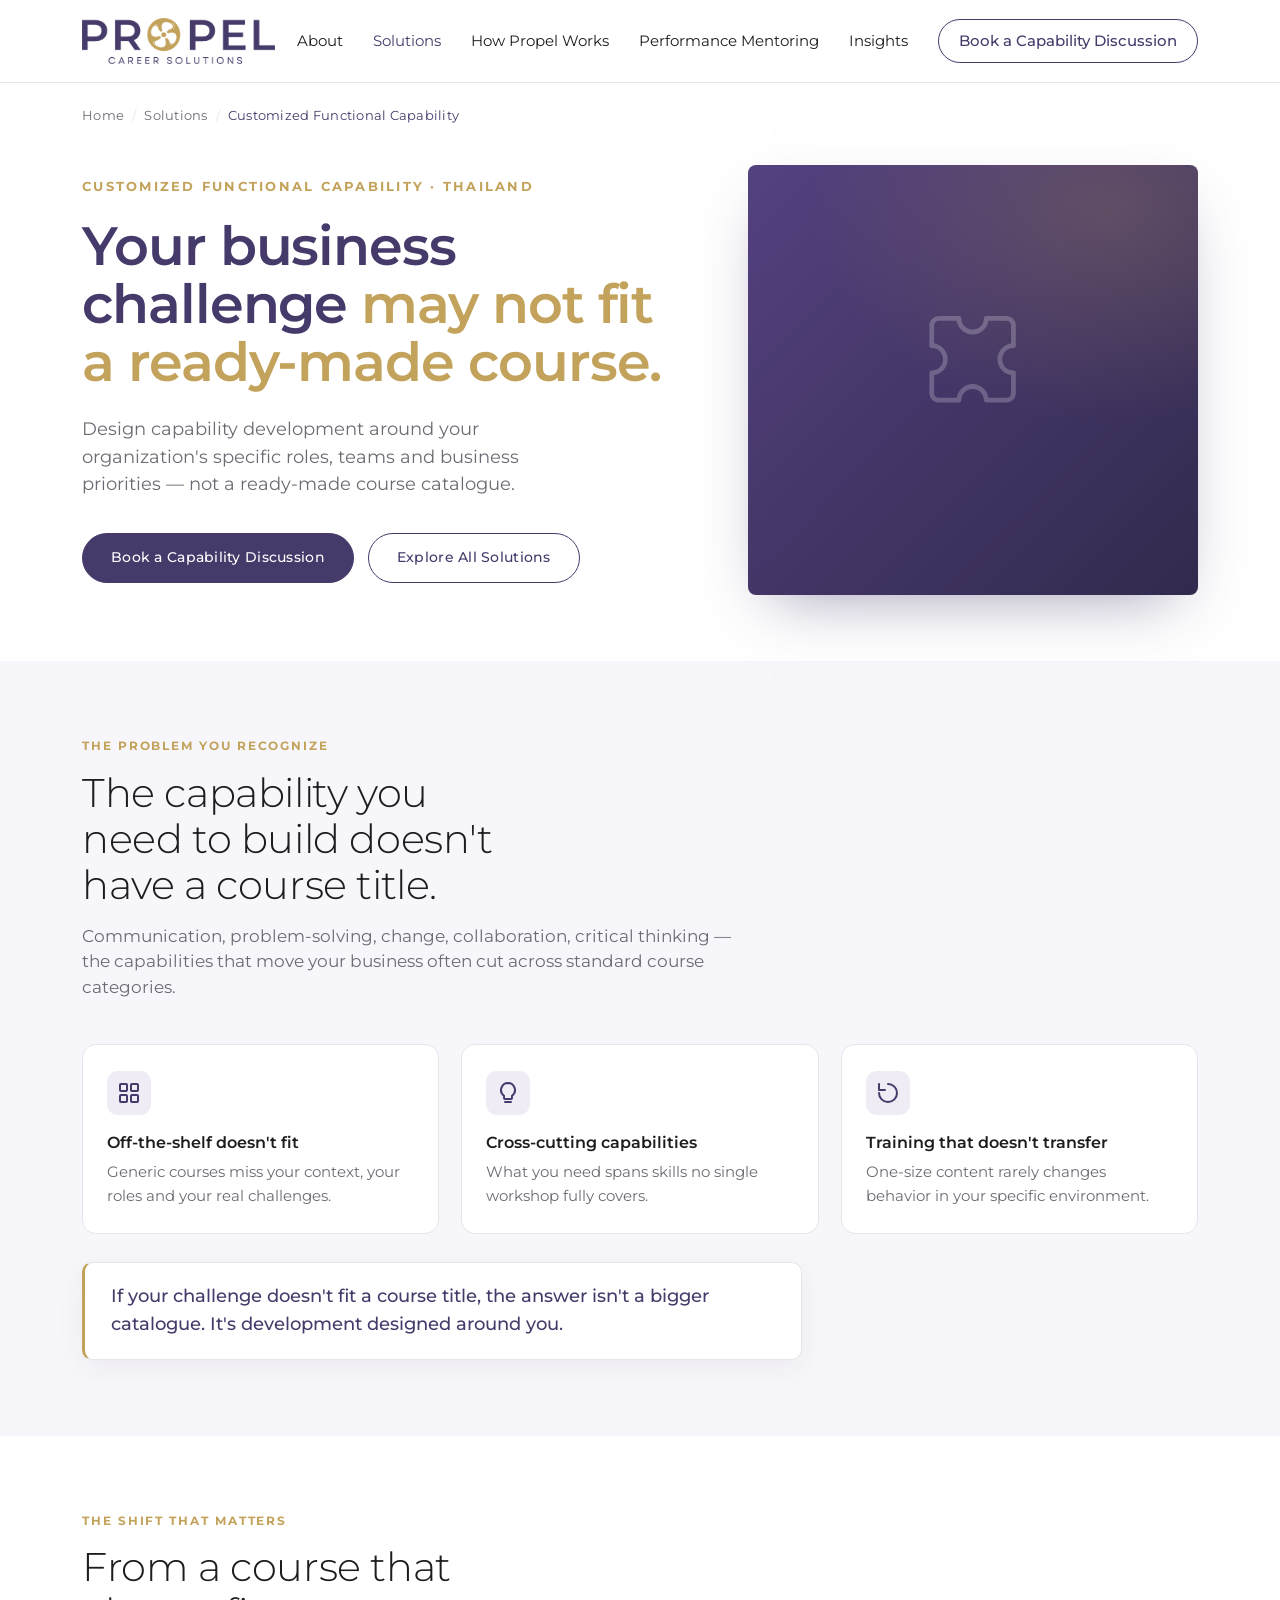
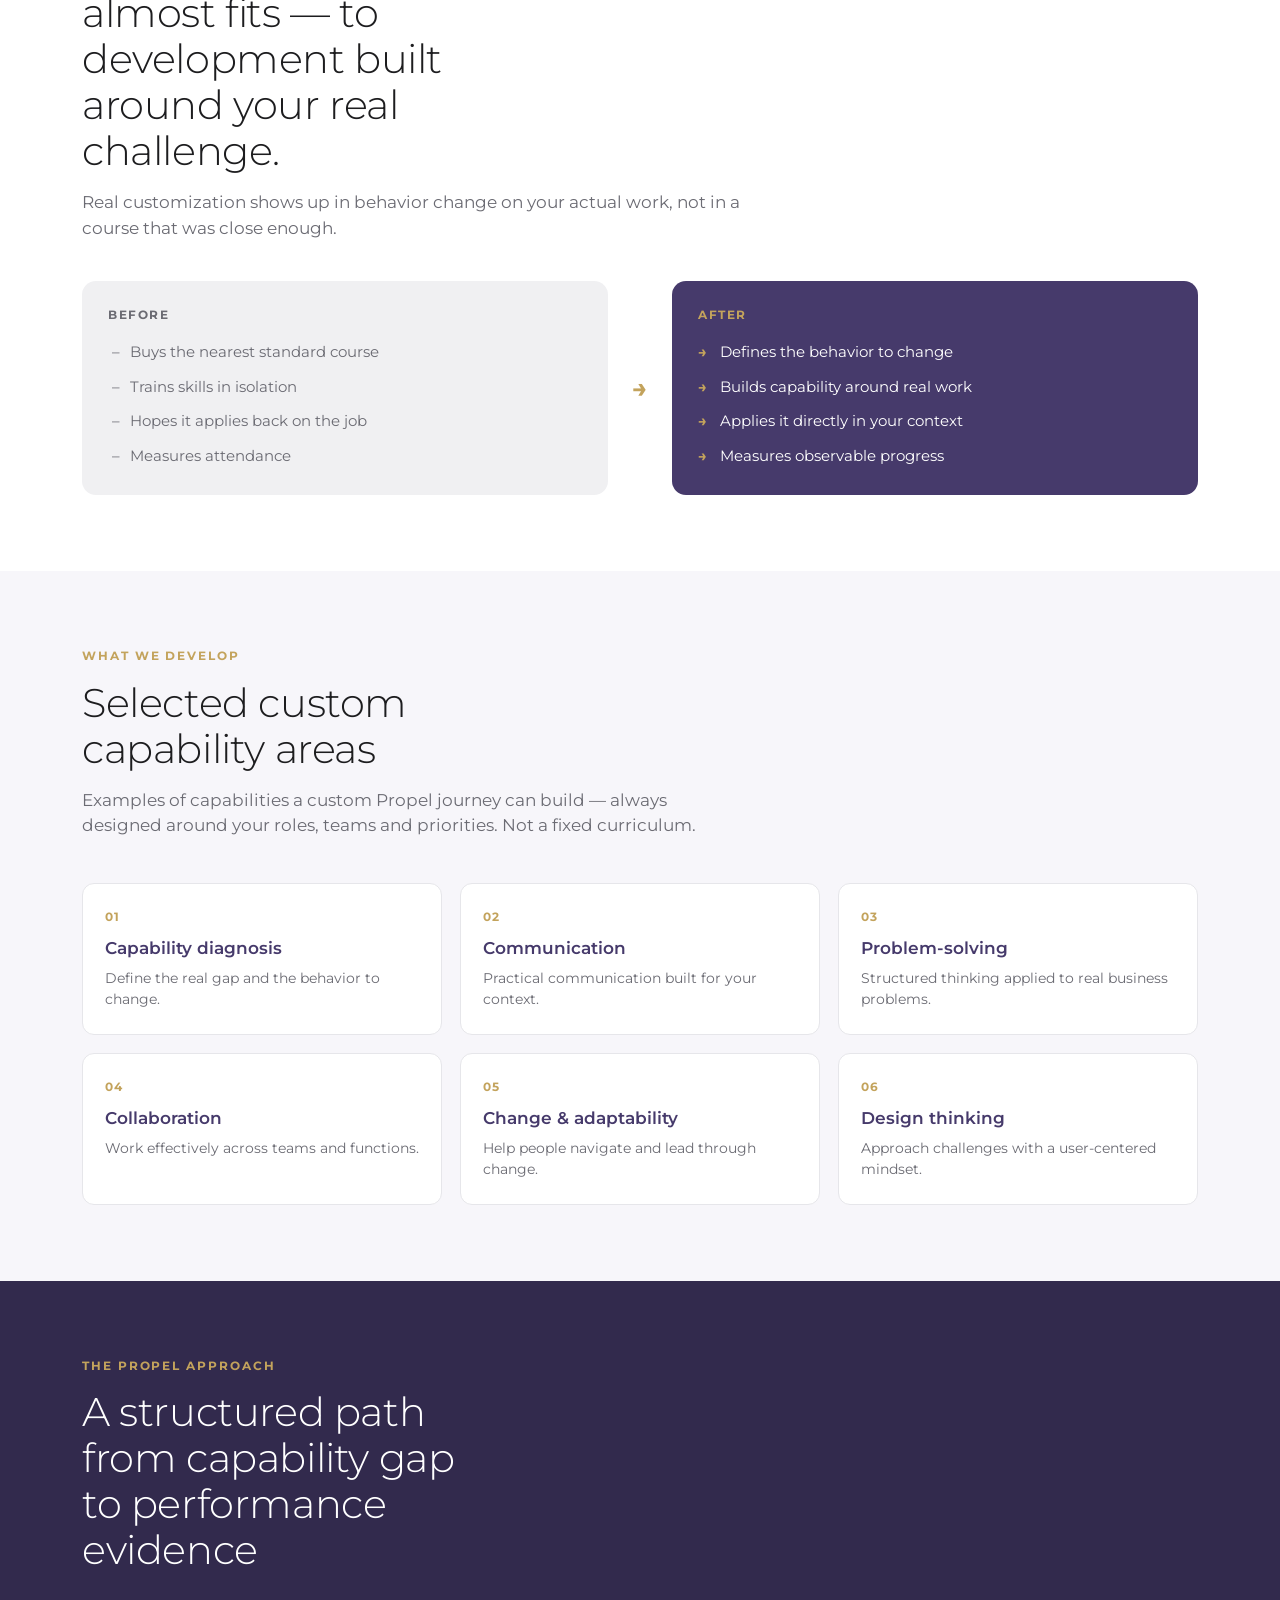
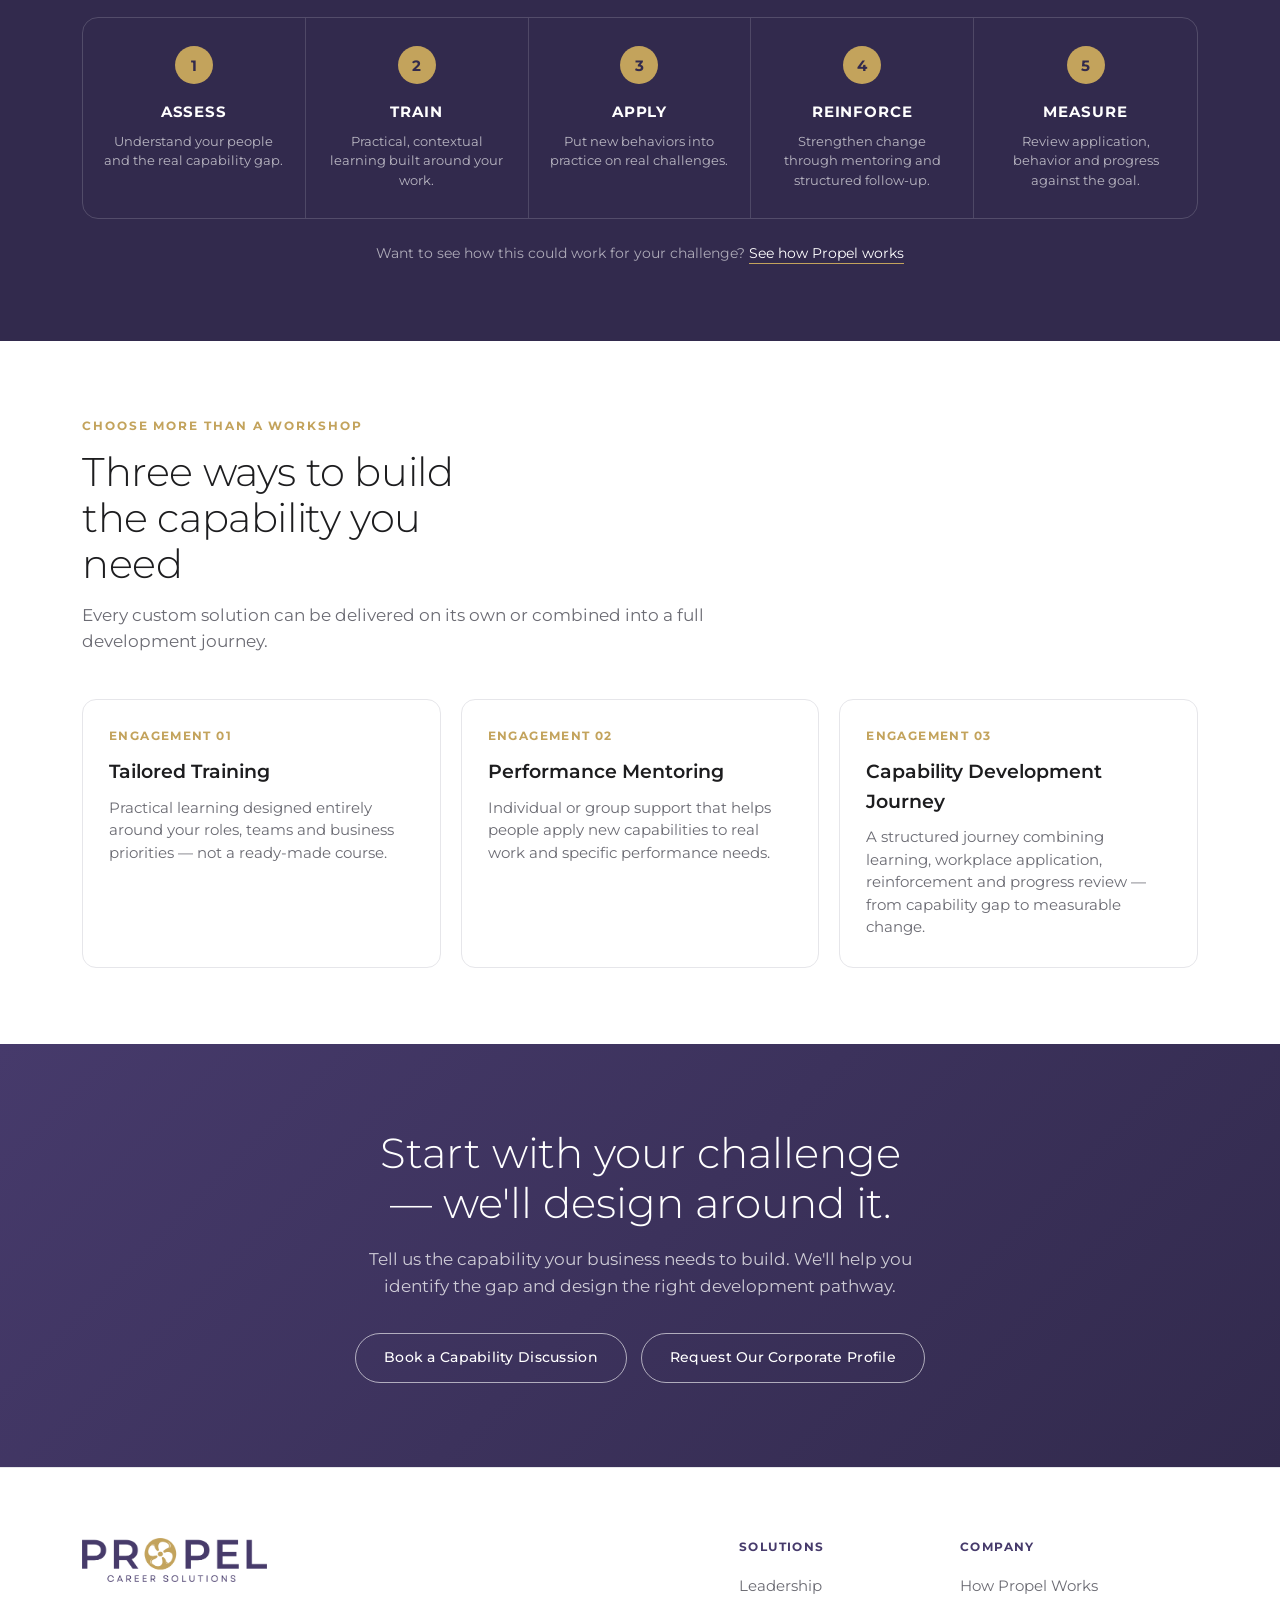
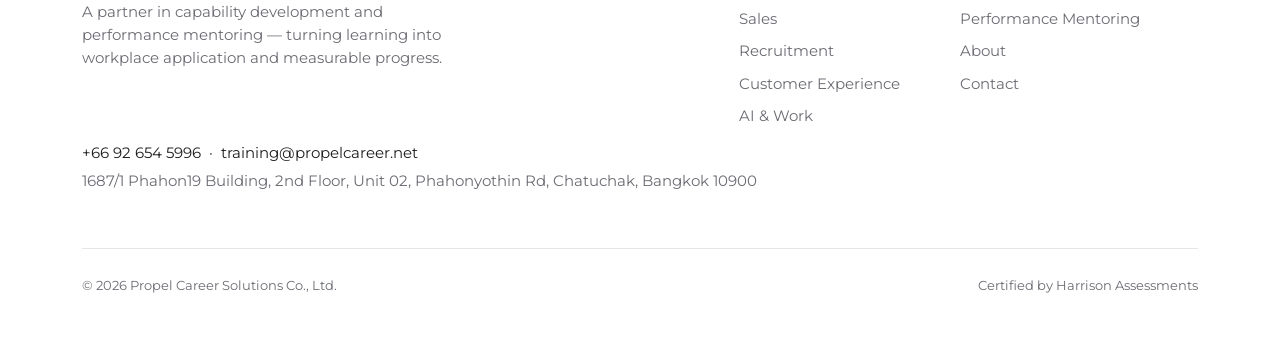
<file: custom-corporate-training-thailand.html>
<!DOCTYPE html>
<html lang="en">
<head>
<meta charset="UTF-8" />
<meta name="viewport" content="width=device-width, initial-scale=1.0" />
<title>Customized Corporate Training &amp; Capability Development | Propel</title>
<meta name="description" content="Design capability development around your organization's roles, behaviors and business priorities—not a ready-made course catalogue." />
<link rel="preconnect" href="https://fonts.googleapis.com" />
<link rel="preconnect" href="https://fonts.gstatic.com" crossorigin />
<link href="https://fonts.googleapis.com/css2?family=Montserrat:wght@200;300;400;500;600;700&family=Prompt:wght@200;300;400;500;600;700&display=swap" rel="stylesheet" />
<link rel="stylesheet" href="assets/solution.css?v=2" />
<!-- structured-data -->
<script type="application/ld+json">
{
 "@context": "https://schema.org",
 "@graph": [
  {
   "@type": "Organization",
   "@id": "https://propelcareer.net/#org",
   "name": "Propel Career Solutions",
   "url": "https://propelcareer.net/",
   "logo": "https://propelcareer.net/assets/propel-logo-official.png",
   "description": "A partner in capability development and performance mentoring in Thailand — turning training into workplace application and measurable progress.",
   "email": "training@propelcareer.net",
   "telephone": "+66926545996",
   "address": {
    "@type": "PostalAddress",
    "streetAddress": "1687/1 Phahon19 Building, 2nd Floor, Unit 02, Phahonyothin Rd",
    "addressLocality": "Chatuchak",
    "addressRegion": "Bangkok",
    "postalCode": "10900",
    "addressCountry": "TH"
   }
  },
  {
   "@type": "Service",
   "serviceType": "Customized Corporate Training",
   "name": "Customized Functional Capability Development",
   "description": "Design capability development around your organization's roles, behaviors and business priorities — not a ready-made course catalogue.",
   "provider": {
    "@id": "https://propelcareer.net/#org"
   },
   "areaServed": {
    "@type": "Country",
    "name": "Thailand"
   },
   "url": "https://propelcareer.net/custom-corporate-training-thailand.html"
  },
  {
   "@type": "BreadcrumbList",
   "itemListElement": [
    {
     "@type": "ListItem",
     "position": 1,
     "name": "Home",
     "item": "https://propelcareer.net/"
    },
    {
     "@type": "ListItem",
     "position": 2,
     "name": "Solutions",
     "item": "https://propelcareer.net/solutions.html"
    },
    {
     "@type": "ListItem",
     "position": 3,
     "name": "Customized Functional Capability",
     "item": "https://propelcareer.net/custom-corporate-training-thailand.html"
    }
   ]
  }
 ]
}
</script>
</head>
<body>

<header class="nav">
  <div class="wrap nav-inner">
    <a class="logo" href="index.html"><img src="assets/propel-logo-official.png" alt="Propel Career Solutions" /></a>
    <nav class="links">
      <a href="about.html">About</a>
      <a href="solutions.html" class="active">Solutions</a>
      <a href="how-propel-works.html">How Propel Works</a>
      <a href="performance-mentoring.html">Performance Mentoring</a>
      <a href="insights.html">Insights</a>
      <a href="contact.html" class="cta">Book a Capability Discussion</a>
      <button class="hamburger" aria-label="Menu" onclick="toggleMenu()"><span></span><span></span><span></span></button>
    </nav>
  </div>
  <div class="mobile-menu" id="mmenu">
    <a href="about.html">About</a>
    <a href="solutions.html">Solutions</a>
    <a href="how-propel-works.html">How Propel Works</a>
    <a href="performance-mentoring.html">Performance Mentoring</a>
    <a href="insights.html">Insights</a>
    <a href="contact.html" class="book">Book a Capability Discussion</a>
  </div>
</header>

<section class="wrap">
  <div class="crumb">
    <a href="index.html">Home</a><span class="sep">/</span><a href="solutions.html">Solutions</a><span class="sep">/</span><span class="here">Customized Functional Capability</span>
  </div>
</section>

<section class="hero wrap">
  <div class="hero-grid">
    <div>
      <div class="kicker">Customized Functional Capability · Thailand</div>
      <h1>Your business challenge <span class="gold">may not fit a ready-made course.</span></h1>
      <p class="hero-sub">Design capability development around your organization's specific roles, teams and business priorities — not a ready-made course catalogue.</p>
      <div class="hero-cta">
        <a href="contact.html" class="btn btn-fill">Book a Capability Discussion</a>
        <a href="solutions.html" class="btn">Explore All Solutions</a>
      </div>
    </div>
    <div class="hero-img abstract" role="img" aria-label="Customized capability development">
      <svg viewBox="0 0 48 48" fill="none" stroke="currentColor" stroke-width="1.4" stroke-linecap="round" stroke-linejoin="round"><path d="M20 6h-6a2 2 0 0 0-2 2v6a4 4 0 0 1 0 8v6a2 2 0 0 0 2 2h6a4 4 0 0 1 8 0h6a2 2 0 0 0 2-2v-6a4 4 0 0 1 0-8V8a2 2 0 0 0-2-2h-6a4 4 0 0 1-8 0z"/></svg>
    </div>
  </div>
</section>

<section class="sec sec-tint">
  <div class="wrap">
    <div class="eyebrow">The problem you recognize</div>
    <h2>The capability you need to build doesn't have a course title.</h2>
    <p class="intro">Communication, problem-solving, change, collaboration, critical thinking — the capabilities that move your business often cut across standard course categories.</p>
    <div class="symptoms">
      <div class="symptom">
        <div class="sx-ic"><svg viewBox="0 0 24 24" fill="none" stroke="currentColor" stroke-width="2" stroke-linecap="round" stroke-linejoin="round"><rect x="3" y="3" width="7" height="7" rx="1"/><rect x="14" y="3" width="7" height="7" rx="1"/><rect x="14" y="14" width="7" height="7" rx="1"/><rect x="3" y="14" width="7" height="7" rx="1"/></svg></div>
        <p><b>Off-the-shelf doesn't fit</b>Generic courses miss your context, your roles and your real challenges.</p>
      </div>
      <div class="symptom">
        <div class="sx-ic"><svg viewBox="0 0 24 24" fill="none" stroke="currentColor" stroke-width="2" stroke-linecap="round" stroke-linejoin="round"><path d="M12 2a7 7 0 0 0-4 12.7V17a1 1 0 0 0 1 1h6a1 1 0 0 0 1-1v-2.3A7 7 0 0 0 12 2z"/><line x1="9" y1="21" x2="15" y2="21"/></svg></div>
        <p><b>Cross-cutting capabilities</b>What you need spans skills no single workshop fully covers.</p>
      </div>
      <div class="symptom">
        <div class="sx-ic"><svg viewBox="0 0 24 24" fill="none" stroke="currentColor" stroke-width="2" stroke-linecap="round" stroke-linejoin="round"><path d="M3 12a9 9 0 1 0 9-9"/><path d="M3 3v6h6"/></svg></div>
        <p><b>Training that doesn't transfer</b>One-size content rarely changes behavior in your specific environment.</p>
      </div>
    </div>
    <div class="curio">If your challenge doesn't fit a course title, the answer isn't a bigger catalogue. It's development designed around you.</div>
  </div>
</section>

<section class="sec">
  <div class="wrap">
    <div class="eyebrow">The shift that matters</div>
    <h2>From a course that almost fits — to development built around your real challenge.</h2>
    <p class="intro">Real customization shows up in behavior change on your actual work, not in a course that was close enough.</p>
    <div class="shift">
      <div class="shift-col shift-from">
        <div class="lab">Before</div>
        <ul>
          <li>Buys the nearest standard course</li>
          <li>Trains skills in isolation</li>
          <li>Hopes it applies back on the job</li>
          <li>Measures attendance</li>
        </ul>
      </div>
      <div class="shift-mid">→</div>
      <div class="shift-col shift-to">
        <div class="lab">After</div>
        <ul>
          <li>Defines the behavior to change</li>
          <li>Builds capability around real work</li>
          <li>Applies it directly in your context</li>
          <li>Measures observable progress</li>
        </ul>
      </div>
    </div>
  </div>
</section>

<section class="sec sec-tint">
  <div class="wrap">
    <div class="eyebrow">What we develop</div>
    <h2>Selected custom capability areas</h2>
    <p class="intro">Examples of capabilities a custom Propel journey can build — always designed around your roles, teams and priorities. Not a fixed curriculum.</p>
    <div class="caps">
      <div class="cap"><div class="num">01</div><h3>Capability diagnosis</h3><p>Define the real gap and the behavior to change.</p></div>
      <div class="cap"><div class="num">02</div><h3>Communication</h3><p>Practical communication built for your context.</p></div>
      <div class="cap"><div class="num">03</div><h3>Problem-solving</h3><p>Structured thinking applied to real business problems.</p></div>
      <div class="cap"><div class="num">04</div><h3>Collaboration</h3><p>Work effectively across teams and functions.</p></div>
      <div class="cap"><div class="num">05</div><h3>Change &amp; adaptability</h3><p>Help people navigate and lead through change.</p></div>
      <div class="cap"><div class="num">06</div><h3>Design thinking</h3><p>Approach challenges with a user-centered mindset.</p></div>
    </div>
  </div>
</section>

<section class="sec sec-dark">
  <div class="wrap">
    <div class="eyebrow">The Propel approach</div>
    <h2>A structured path from capability gap to performance evidence</h2>
    <div class="method">
      <div class="mstep"><div class="mnum">1</div><h3>Assess</h3><p>Understand your people and the real capability gap.</p></div>
      <div class="mstep"><div class="mnum">2</div><h3>Train</h3><p>Practical, contextual learning built around your work.</p></div>
      <div class="mstep"><div class="mnum">3</div><h3>Apply</h3><p>Put new behaviors into practice on real challenges.</p></div>
      <div class="mstep"><div class="mnum">4</div><h3>Reinforce</h3><p>Strengthen change through mentoring and structured follow-up.</p></div>
      <div class="mstep"><div class="mnum">5</div><h3>Measure</h3><p>Review application, behavior and progress against the goal.</p></div>
    </div>
    <p class="method-foot">Want to see how this could work for your challenge? <a href="how-propel-works.html">See how Propel works</a></p>
  </div>
</section>

<section class="sec">
  <div class="wrap">
    <div class="eyebrow">Choose more than a workshop</div>
    <h2>Three ways to build the capability you need</h2>
    <p class="intro">Every custom solution can be delivered on its own or combined into a full development journey.</p>
    <div class="engage">
      <div class="eng"><div class="etag">Engagement 01</div><h3>Tailored Training</h3><p>Practical learning designed entirely around your roles, teams and business priorities — not a ready-made course.</p></div>
      <div class="eng"><div class="etag">Engagement 02</div><h3>Performance Mentoring</h3><p>Individual or group support that helps people apply new capabilities to real work and specific performance needs.</p></div>
      <div class="eng"><div class="etag">Engagement 03</div><h3>Capability Development Journey</h3><p>A structured journey combining learning, workplace application, reinforcement and progress review — from capability gap to measurable change.</p></div>
    </div>
  </div>
</section>

<section class="sec sec-tint" style="display:none">
  <div class="wrap">
    <div class="proof">
      <div class="proof-text">
        <div class="eyebrow">From development activity to observable progress</div>
        <h2>What changed when the workshop ended.</h2>
        <p>A short, anonymized look at a custom capability journey — the situation, the approach, and the progress the team made on real work.</p>
        <a href="contact.html" class="btn btn-gold">Request the Case Study</a>
      </div>
      <div class="proof-card">
        <span class="draft">Draft · pending approval</span>
        <div class="ql">Customized capability · anonymized</div>
        <h3>"A cross-functional team built the exact capability their transformation needed."</h3>
        <p>A structured, custom-designed journey helped a team develop the specific behaviors their business priority required — with progress reviewed on real work, not just in the classroom.</p>
      </div>
    </div>
  </div>
</section>

<section class="final">
  <div class="wrap">
    <h2>Start with your challenge — we'll design around it.</h2>
    <p>Tell us the capability your business needs to build. We'll help you identify the gap and design the right development pathway.</p>
    <div class="final-cta">
      <a href="contact.html" class="btn btn-light">Book a Capability Discussion</a>
      <a href="contact.html" class="btn btn-light">Request Our Corporate Profile</a>
    </div>
  </div>
</section>

<footer class="foot">
  <div class="wrap">
    <div class="foot-top">
      <div class="foot-brand">
        <img src="assets/propel-logo-official.png" alt="Propel Career Solutions" />
        <p>A partner in capability development and performance mentoring — turning learning into workplace application and measurable progress.</p>
      </div>
      <div class="foot-links">
        <div class="foot-col">
          <h4>Solutions</h4>
          <a href="leadership-training-thailand.html">Leadership</a>
          <a href="sales-training-thailand.html">Sales</a>
          <a href="recruitment-training-thailand.html">Recruitment</a>
          <a href="customer-service-training-thailand.html">Customer Experience</a>
          <a href="ai-training-thailand.html">AI &amp; Work</a>
        </div>
        <div class="foot-col">
          <h4>Company</h4>
          <a href="how-propel-works.html">How Propel Works</a>
          <a href="performance-mentoring.html">Performance Mentoring</a>
          <a href="about.html">About</a>
          <a href="contact.html">Contact</a>
        </div>
      </div>
    </div>
    <div class="contact">
      <div>+66 92 654 5996 &nbsp;·&nbsp; training@propelcareer.net</div>
      <div class="muted">1687/1 Phahon19 Building, 2nd Floor, Unit 02, Phahonyothin Rd, Chatuchak, Bangkok 10900</div>
    </div>
    <div class="legal">
      <div>© 2026 Propel Career Solutions Co., Ltd.</div>
      <div>Certified by Harrison Assessments</div>
    </div>
  </div>
</footer>

<script>
function toggleMenu(){
  document.getElementById('mmenu').classList.toggle('open');
  document.querySelector('.hamburger').classList.toggle('open');
}
</script>
</body>
</html>
</file>
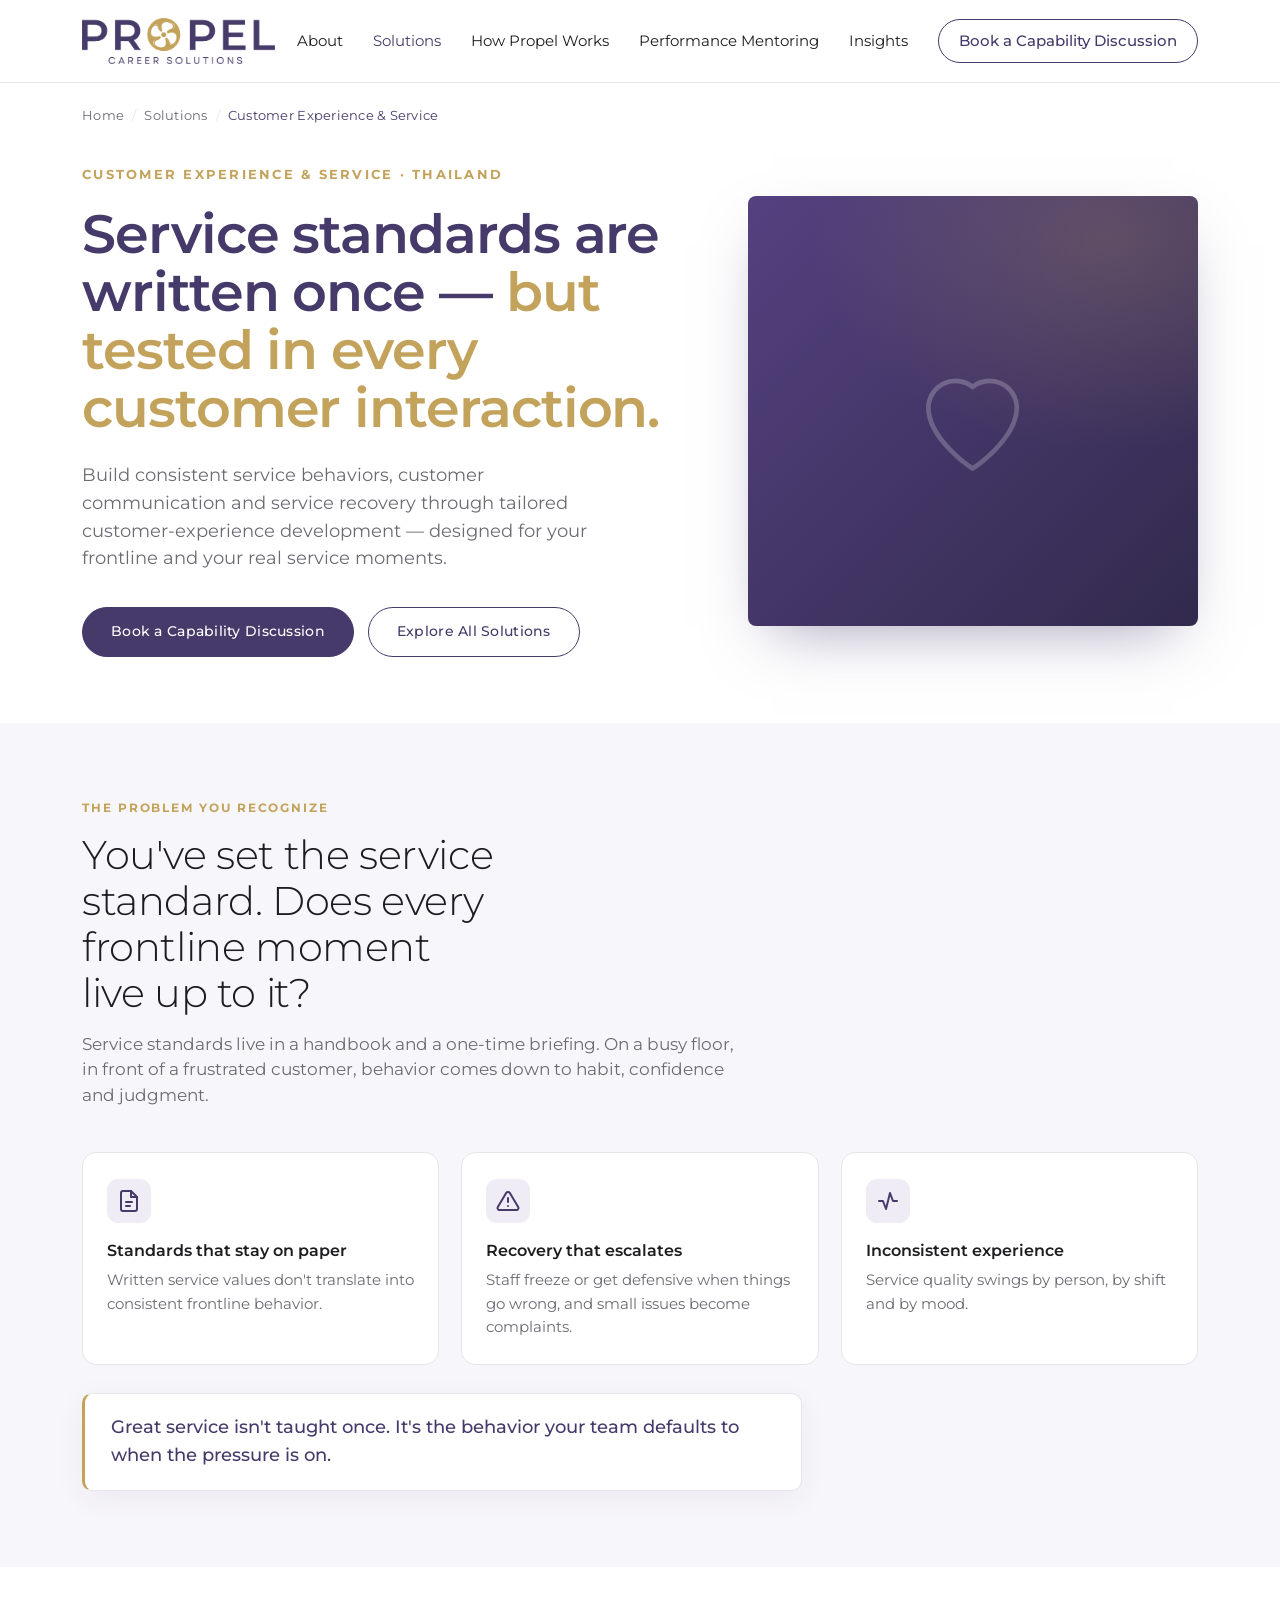
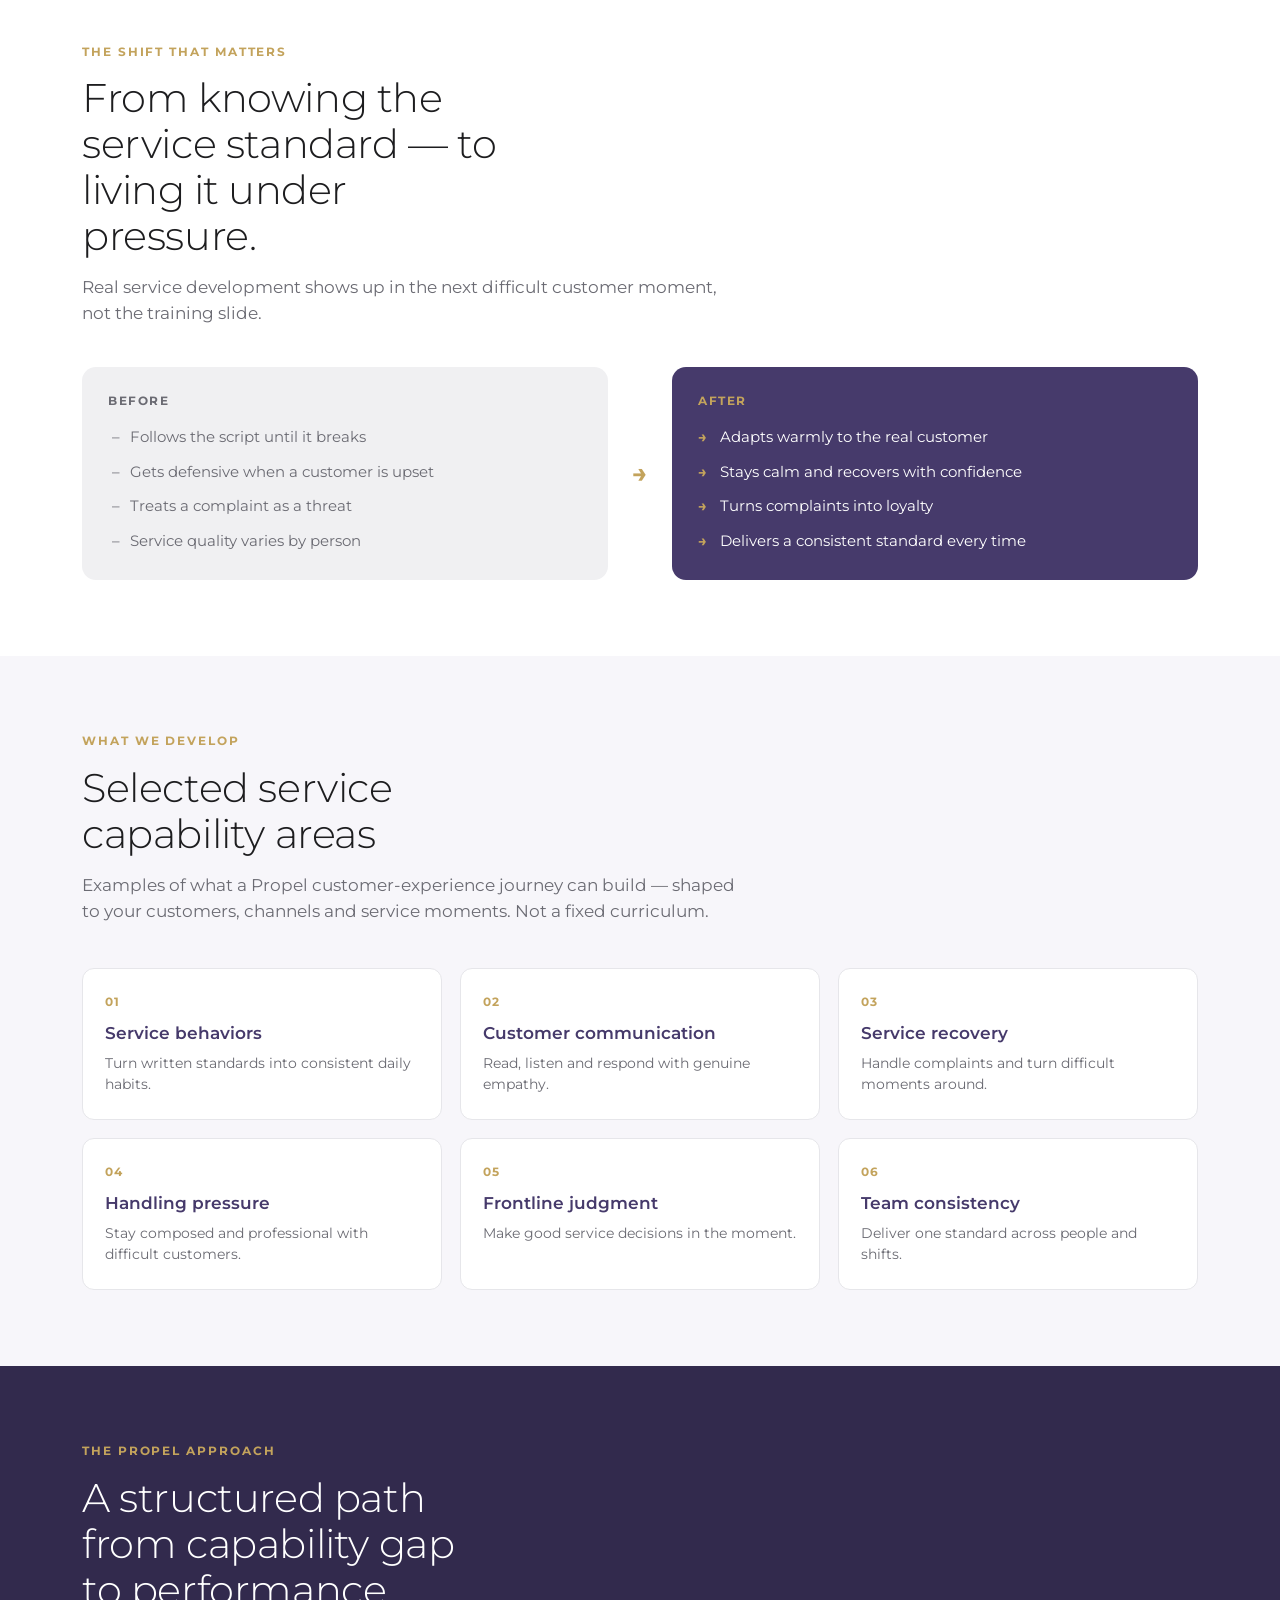
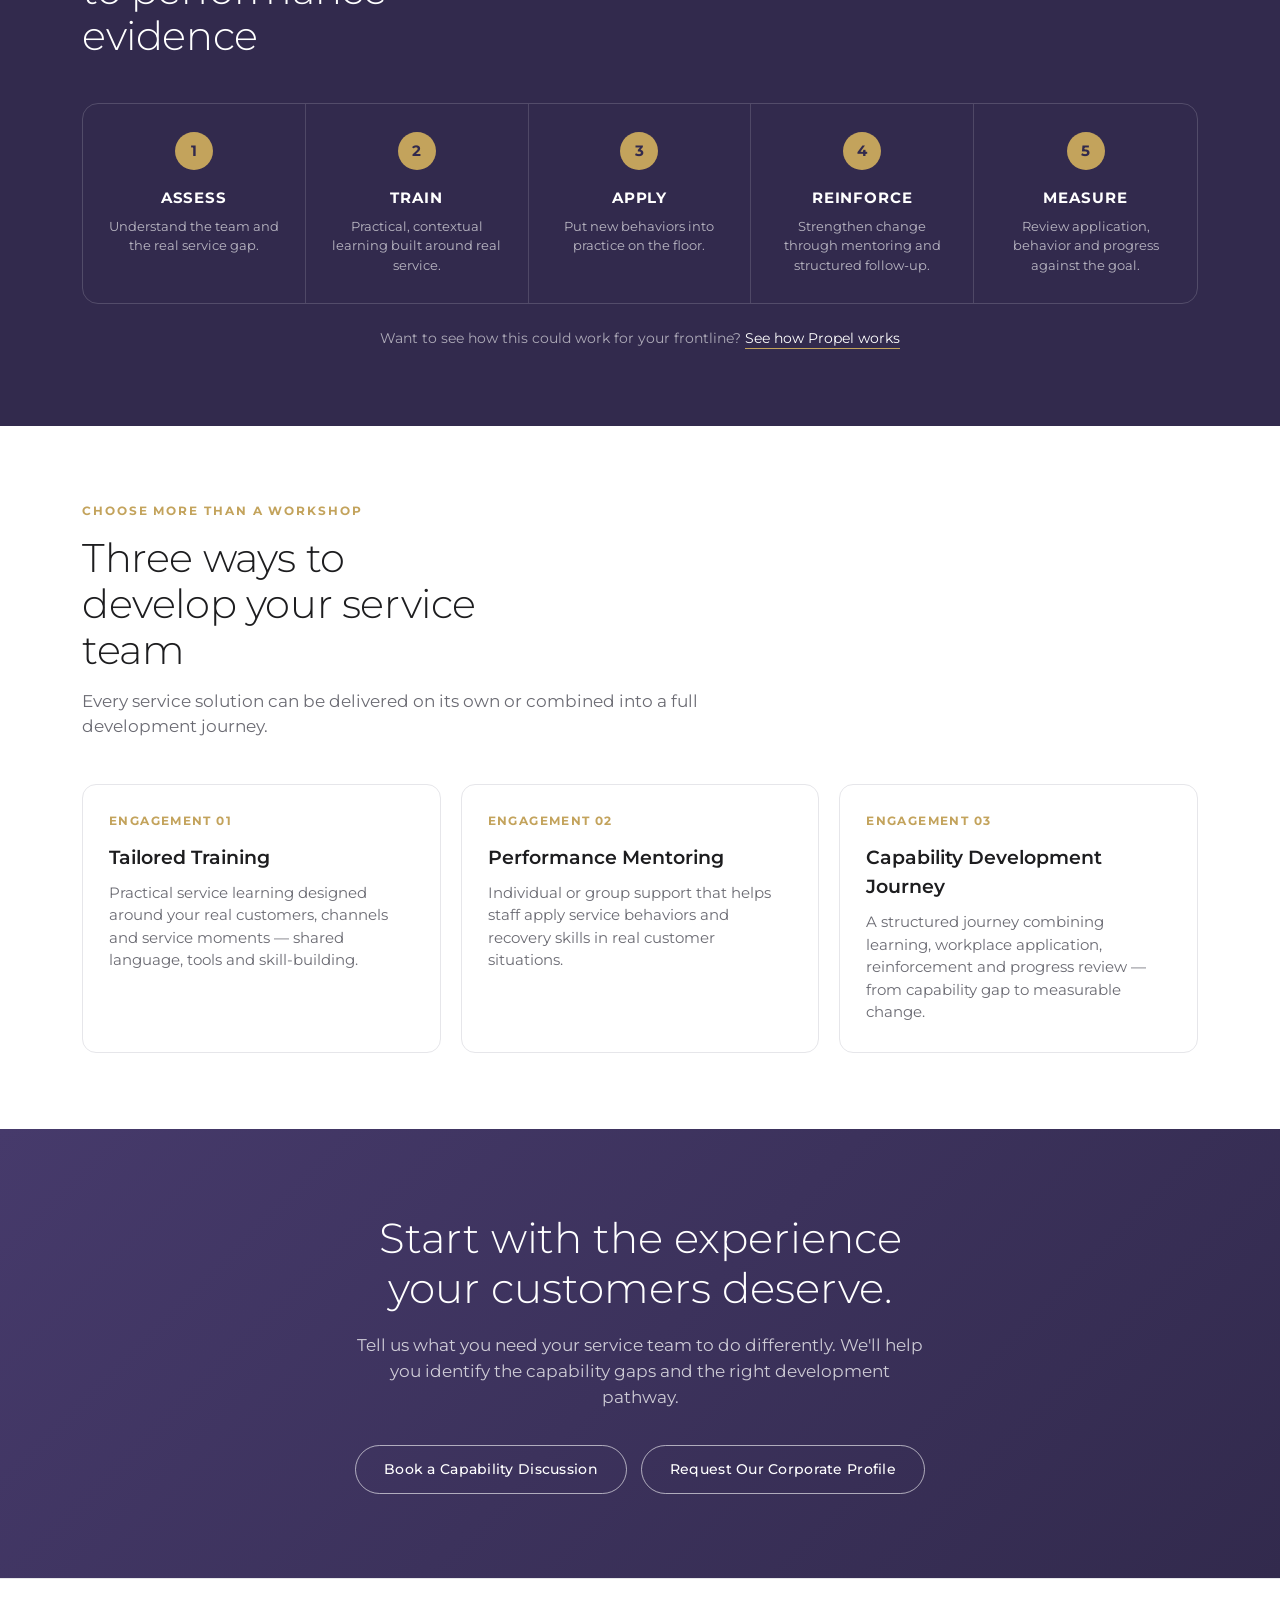
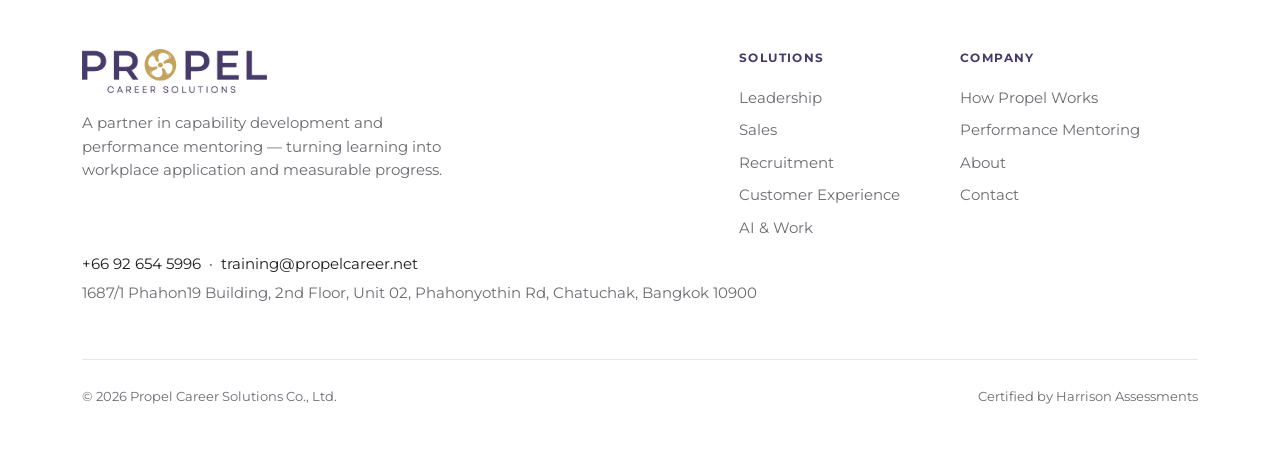
<file: customer-service-training-thailand.html>
<!DOCTYPE html>
<html lang="en">
<head>
<meta charset="UTF-8" />
<meta name="viewport" content="width=device-width, initial-scale=1.0" />
<title>Customer Service &amp; Experience Training Thailand | Propel</title>
<meta name="description" content="Build consistent service behaviors, customer communication and service recovery through tailored customer-experience development in Thailand." />
<link rel="preconnect" href="https://fonts.googleapis.com" />
<link rel="preconnect" href="https://fonts.gstatic.com" crossorigin />
<link href="https://fonts.googleapis.com/css2?family=Montserrat:wght@200;300;400;500;600;700&family=Prompt:wght@200;300;400;500;600;700&display=swap" rel="stylesheet" />
<link rel="stylesheet" href="assets/solution.css?v=2" />
<!-- structured-data -->
<script type="application/ld+json">
{
 "@context": "https://schema.org",
 "@graph": [
  {
   "@type": "Organization",
   "@id": "https://propelcareer.net/#org",
   "name": "Propel Career Solutions",
   "url": "https://propelcareer.net/",
   "logo": "https://propelcareer.net/assets/propel-logo-official.png",
   "description": "A partner in capability development and performance mentoring in Thailand — turning training into workplace application and measurable progress.",
   "email": "training@propelcareer.net",
   "telephone": "+66926545996",
   "address": {
    "@type": "PostalAddress",
    "streetAddress": "1687/1 Phahon19 Building, 2nd Floor, Unit 02, Phahonyothin Rd",
    "addressLocality": "Chatuchak",
    "addressRegion": "Bangkok",
    "postalCode": "10900",
    "addressCountry": "TH"
   }
  },
  {
   "@type": "Service",
   "serviceType": "Customer Service Training",
   "name": "Customer Experience & Service Development",
   "description": "Build consistent service behaviors, customer communication and service recovery through tailored customer-experience development in Thailand.",
   "provider": {
    "@id": "https://propelcareer.net/#org"
   },
   "areaServed": {
    "@type": "Country",
    "name": "Thailand"
   },
   "url": "https://propelcareer.net/customer-service-training-thailand.html"
  },
  {
   "@type": "BreadcrumbList",
   "itemListElement": [
    {
     "@type": "ListItem",
     "position": 1,
     "name": "Home",
     "item": "https://propelcareer.net/"
    },
    {
     "@type": "ListItem",
     "position": 2,
     "name": "Solutions",
     "item": "https://propelcareer.net/solutions.html"
    },
    {
     "@type": "ListItem",
     "position": 3,
     "name": "Customer Experience & Service",
     "item": "https://propelcareer.net/customer-service-training-thailand.html"
    }
   ]
  }
 ]
}
</script>
</head>
<body>

<header class="nav">
  <div class="wrap nav-inner">
    <a class="logo" href="index.html"><img src="assets/propel-logo-official.png" alt="Propel Career Solutions" /></a>
    <nav class="links">
      <a href="about.html">About</a>
      <a href="solutions.html" class="active">Solutions</a>
      <a href="how-propel-works.html">How Propel Works</a>
      <a href="performance-mentoring.html">Performance Mentoring</a>
      <a href="insights.html">Insights</a>
      <a href="contact.html" class="cta">Book a Capability Discussion</a>
      <button class="hamburger" aria-label="Menu" onclick="toggleMenu()"><span></span><span></span><span></span></button>
    </nav>
  </div>
  <div class="mobile-menu" id="mmenu">
    <a href="about.html">About</a>
    <a href="solutions.html">Solutions</a>
    <a href="how-propel-works.html">How Propel Works</a>
    <a href="performance-mentoring.html">Performance Mentoring</a>
    <a href="insights.html">Insights</a>
    <a href="contact.html" class="book">Book a Capability Discussion</a>
  </div>
</header>

<section class="wrap">
  <div class="crumb">
    <a href="index.html">Home</a><span class="sep">/</span><a href="solutions.html">Solutions</a><span class="sep">/</span><span class="here">Customer Experience &amp; Service</span>
  </div>
</section>

<section class="hero wrap">
  <div class="hero-grid">
    <div>
      <div class="kicker">Customer Experience &amp; Service · Thailand</div>
      <h1>Service standards are written once — <span class="gold">but tested in every customer interaction.</span></h1>
      <p class="hero-sub">Build consistent service behaviors, customer communication and service recovery through tailored customer-experience development — designed for your frontline and your real service moments.</p>
      <div class="hero-cta">
        <a href="contact.html" class="btn btn-fill">Book a Capability Discussion</a>
        <a href="solutions.html" class="btn">Explore All Solutions</a>
      </div>
    </div>
    <div class="hero-img abstract" role="img" aria-label="Customer experience and service development">
      <svg viewBox="0 0 48 48" fill="none" stroke="currentColor" stroke-width="1.4" stroke-linecap="round" stroke-linejoin="round"><path d="M24 41s-13-8.4-13-18a8 8 0 0 1 13-6 8 8 0 0 1 13 6c0 9.6-13 18-13 18z"/></svg>
    </div>
  </div>
</section>

<section class="sec sec-tint">
  <div class="wrap">
    <div class="eyebrow">The problem you recognize</div>
    <h2>You've set the service standard. Does every frontline moment live up to it?</h2>
    <p class="intro">Service standards live in a handbook and a one-time briefing. On a busy floor, in front of a frustrated customer, behavior comes down to habit, confidence and judgment.</p>
    <div class="symptoms">
      <div class="symptom">
        <div class="sx-ic"><svg viewBox="0 0 24 24" fill="none" stroke="currentColor" stroke-width="2" stroke-linecap="round" stroke-linejoin="round"><path d="M14 2H6a2 2 0 0 0-2 2v16a2 2 0 0 0 2 2h12a2 2 0 0 0 2-2V8z"/><path d="M14 2v6h6M9 13h6M9 17h4"/></svg></div>
        <p><b>Standards that stay on paper</b>Written service values don't translate into consistent frontline behavior.</p>
      </div>
      <div class="symptom">
        <div class="sx-ic"><svg viewBox="0 0 24 24" fill="none" stroke="currentColor" stroke-width="2" stroke-linecap="round" stroke-linejoin="round"><path d="M10.29 3.86 1.82 18a2 2 0 0 0 1.71 3h16.94a2 2 0 0 0 1.71-3L13.71 3.86a2 2 0 0 0-3.42 0z"/><line x1="12" y1="9" x2="12" y2="13"/><line x1="12" y1="17" x2="12.01" y2="17"/></svg></div>
        <p><b>Recovery that escalates</b>Staff freeze or get defensive when things go wrong, and small issues become complaints.</p>
      </div>
      <div class="symptom">
        <div class="sx-ic"><svg viewBox="0 0 24 24" fill="none" stroke="currentColor" stroke-width="2" stroke-linecap="round" stroke-linejoin="round"><path d="M3 12h4l3 8 4-16 3 8h4"/></svg></div>
        <p><b>Inconsistent experience</b>Service quality swings by person, by shift and by mood.</p>
      </div>
    </div>
    <div class="curio">Great service isn't taught once. It's the behavior your team defaults to when the pressure is on.</div>
  </div>
</section>

<section class="sec">
  <div class="wrap">
    <div class="eyebrow">The shift that matters</div>
    <h2>From knowing the service standard — to living it under pressure.</h2>
    <p class="intro">Real service development shows up in the next difficult customer moment, not the training slide.</p>
    <div class="shift">
      <div class="shift-col shift-from">
        <div class="lab">Before</div>
        <ul>
          <li>Follows the script until it breaks</li>
          <li>Gets defensive when a customer is upset</li>
          <li>Treats a complaint as a threat</li>
          <li>Service quality varies by person</li>
        </ul>
      </div>
      <div class="shift-mid">→</div>
      <div class="shift-col shift-to">
        <div class="lab">After</div>
        <ul>
          <li>Adapts warmly to the real customer</li>
          <li>Stays calm and recovers with confidence</li>
          <li>Turns complaints into loyalty</li>
          <li>Delivers a consistent standard every time</li>
        </ul>
      </div>
    </div>
  </div>
</section>

<section class="sec sec-tint">
  <div class="wrap">
    <div class="eyebrow">What we develop</div>
    <h2>Selected service capability areas</h2>
    <p class="intro">Examples of what a Propel customer-experience journey can build — shaped to your customers, channels and service moments. Not a fixed curriculum.</p>
    <div class="caps">
      <div class="cap"><div class="num">01</div><h3>Service behaviors</h3><p>Turn written standards into consistent daily habits.</p></div>
      <div class="cap"><div class="num">02</div><h3>Customer communication</h3><p>Read, listen and respond with genuine empathy.</p></div>
      <div class="cap"><div class="num">03</div><h3>Service recovery</h3><p>Handle complaints and turn difficult moments around.</p></div>
      <div class="cap"><div class="num">04</div><h3>Handling pressure</h3><p>Stay composed and professional with difficult customers.</p></div>
      <div class="cap"><div class="num">05</div><h3>Frontline judgment</h3><p>Make good service decisions in the moment.</p></div>
      <div class="cap"><div class="num">06</div><h3>Team consistency</h3><p>Deliver one standard across people and shifts.</p></div>
    </div>
  </div>
</section>

<section class="sec sec-dark">
  <div class="wrap">
    <div class="eyebrow">The Propel approach</div>
    <h2>A structured path from capability gap to performance evidence</h2>
    <div class="method">
      <div class="mstep"><div class="mnum">1</div><h3>Assess</h3><p>Understand the team and the real service gap.</p></div>
      <div class="mstep"><div class="mnum">2</div><h3>Train</h3><p>Practical, contextual learning built around real service.</p></div>
      <div class="mstep"><div class="mnum">3</div><h3>Apply</h3><p>Put new behaviors into practice on the floor.</p></div>
      <div class="mstep"><div class="mnum">4</div><h3>Reinforce</h3><p>Strengthen change through mentoring and structured follow-up.</p></div>
      <div class="mstep"><div class="mnum">5</div><h3>Measure</h3><p>Review application, behavior and progress against the goal.</p></div>
    </div>
    <p class="method-foot">Want to see how this could work for your frontline? <a href="how-propel-works.html">See how Propel works</a></p>
  </div>
</section>

<section class="sec">
  <div class="wrap">
    <div class="eyebrow">Choose more than a workshop</div>
    <h2>Three ways to develop your service team</h2>
    <p class="intro">Every service solution can be delivered on its own or combined into a full development journey.</p>
    <div class="engage">
      <div class="eng"><div class="etag">Engagement 01</div><h3>Tailored Training</h3><p>Practical service learning designed around your real customers, channels and service moments — shared language, tools and skill-building.</p></div>
      <div class="eng"><div class="etag">Engagement 02</div><h3>Performance Mentoring</h3><p>Individual or group support that helps staff apply service behaviors and recovery skills in real customer situations.</p></div>
      <div class="eng"><div class="etag">Engagement 03</div><h3>Capability Development Journey</h3><p>A structured journey combining learning, workplace application, reinforcement and progress review — from capability gap to measurable change.</p></div>
    </div>
  </div>
</section>

<section class="sec sec-tint" style="display:none">
  <div class="wrap">
    <div class="proof">
      <div class="proof-text">
        <div class="eyebrow">From development activity to observable progress</div>
        <h2>What changed when the workshop ended.</h2>
        <p>A short, anonymized look at a service journey — the situation, the approach, and the progress the team made on the floor.</p>
        <a href="contact.html" class="btn btn-gold">Request the Case Study</a>
      </div>
      <div class="proof-card">
        <span class="draft">Draft · pending approval</span>
        <div class="ql">Customer experience · anonymized</div>
        <h3>"A frontline team turned complaint moments into their strongest loyalty driver."</h3>
        <p>A structured learning and follow-up journey helped a service team build consistent behaviors and confident recovery — with progress reviewed in real customer interactions, not just in the classroom.</p>
      </div>
    </div>
  </div>
</section>

<section class="final">
  <div class="wrap">
    <h2>Start with the experience your customers deserve.</h2>
    <p>Tell us what you need your service team to do differently. We'll help you identify the capability gaps and the right development pathway.</p>
    <div class="final-cta">
      <a href="contact.html" class="btn btn-light">Book a Capability Discussion</a>
      <a href="contact.html" class="btn btn-light">Request Our Corporate Profile</a>
    </div>
  </div>
</section>

<footer class="foot">
  <div class="wrap">
    <div class="foot-top">
      <div class="foot-brand">
        <img src="assets/propel-logo-official.png" alt="Propel Career Solutions" />
        <p>A partner in capability development and performance mentoring — turning learning into workplace application and measurable progress.</p>
      </div>
      <div class="foot-links">
        <div class="foot-col">
          <h4>Solutions</h4>
          <a href="leadership-training-thailand.html">Leadership</a>
          <a href="sales-training-thailand.html">Sales</a>
          <a href="recruitment-training-thailand.html">Recruitment</a>
          <a href="customer-service-training-thailand.html">Customer Experience</a>
          <a href="ai-training-thailand.html">AI &amp; Work</a>
        </div>
        <div class="foot-col">
          <h4>Company</h4>
          <a href="how-propel-works.html">How Propel Works</a>
          <a href="performance-mentoring.html">Performance Mentoring</a>
          <a href="about.html">About</a>
          <a href="contact.html">Contact</a>
        </div>
      </div>
    </div>
    <div class="contact">
      <div>+66 92 654 5996 &nbsp;·&nbsp; training@propelcareer.net</div>
      <div class="muted">1687/1 Phahon19 Building, 2nd Floor, Unit 02, Phahonyothin Rd, Chatuchak, Bangkok 10900</div>
    </div>
    <div class="legal">
      <div>© 2026 Propel Career Solutions Co., Ltd.</div>
      <div>Certified by Harrison Assessments</div>
    </div>
  </div>
</footer>

<script>
function toggleMenu(){
  document.getElementById('mmenu').classList.toggle('open');
  document.querySelector('.hamburger').classList.toggle('open');
}
</script>
</body>
</html>
</file>
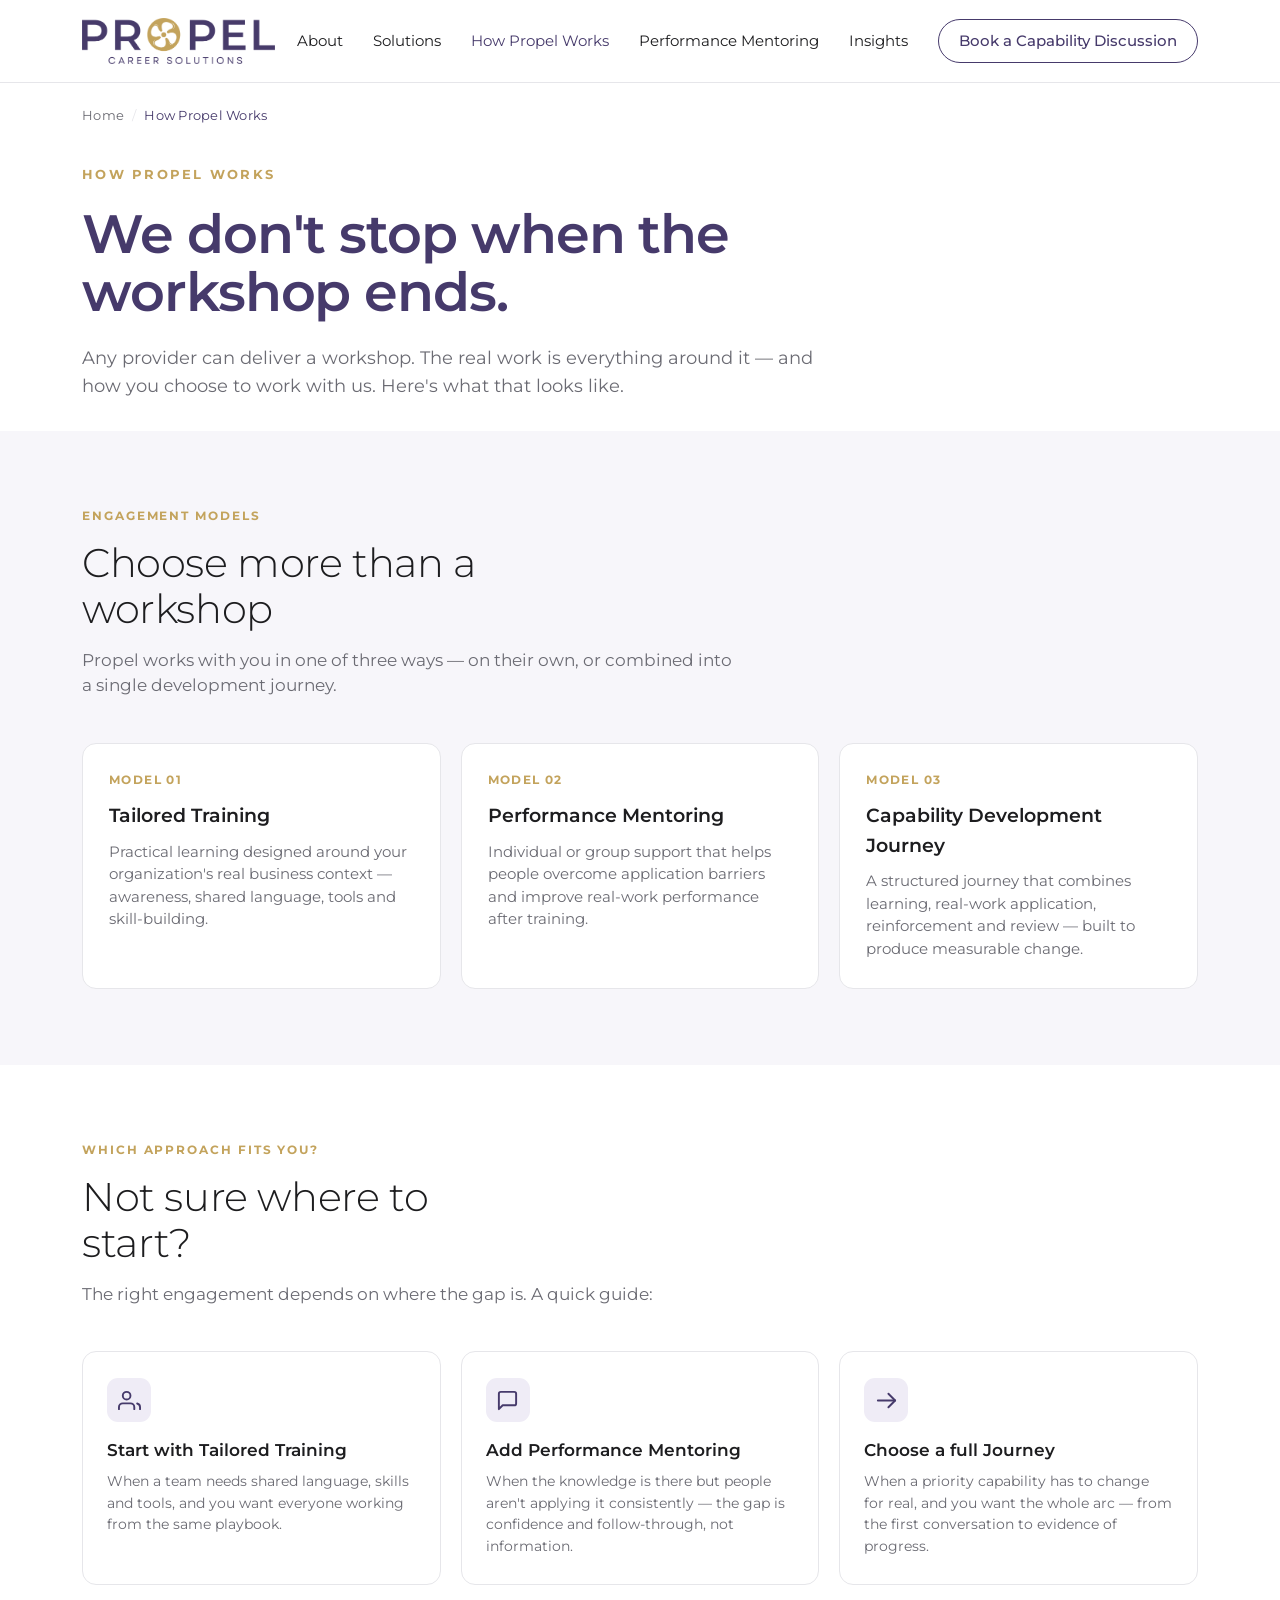
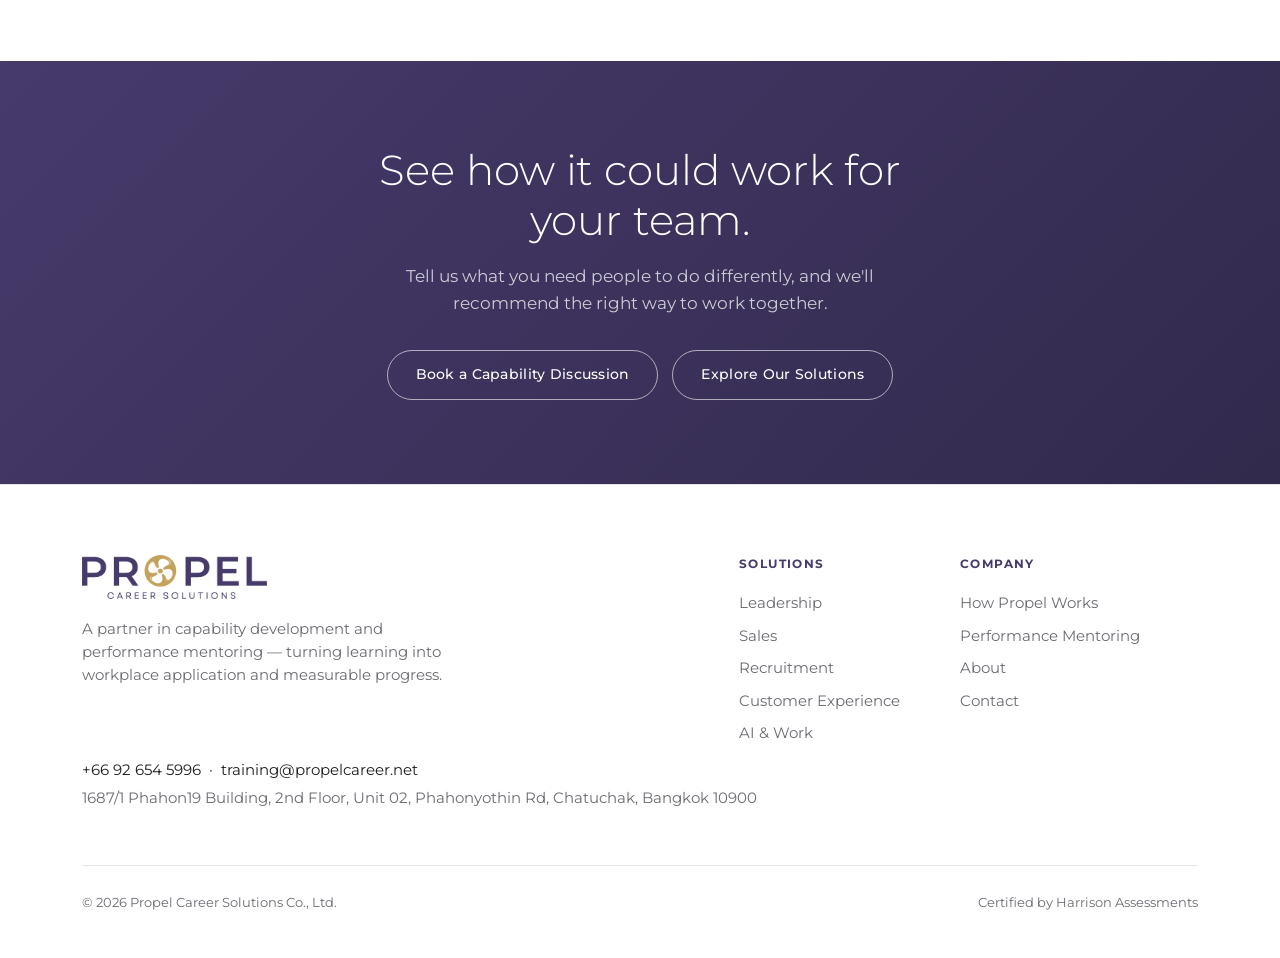
<file: how-propel-works.html>
<!DOCTYPE html>
<html lang="en">
<head>
<meta charset="UTF-8" />
<meta name="viewport" content="width=device-width, initial-scale=1.0" />
<title>How Propel Works | Capability Development Methodology</title>
<meta name="description" content="A structured methodology that turns training into workplace application and measurable progress — from capability gap to performance evidence." />
<link rel="preconnect" href="https://fonts.googleapis.com" />
<link rel="preconnect" href="https://fonts.gstatic.com" crossorigin />
<link href="https://fonts.googleapis.com/css2?family=Montserrat:wght@200;300;400;500;600;700&family=Prompt:wght@200;300;400;500;600;700&display=swap" rel="stylesheet" />
<link rel="stylesheet" href="assets/solution.css?v=2" />
<!-- structured-data -->
<script type="application/ld+json">
{
 "@context": "https://schema.org",
 "@graph": [
  {
   "@type": "Organization",
   "@id": "https://propelcareer.net/#org",
   "name": "Propel Career Solutions",
   "url": "https://propelcareer.net/",
   "logo": "https://propelcareer.net/assets/propel-logo-official.png",
   "description": "A partner in capability development and performance mentoring in Thailand — turning training into workplace application and measurable progress.",
   "email": "training@propelcareer.net",
   "telephone": "+66926545996",
   "address": {
    "@type": "PostalAddress",
    "streetAddress": "1687/1 Phahon19 Building, 2nd Floor, Unit 02, Phahonyothin Rd",
    "addressLocality": "Chatuchak",
    "addressRegion": "Bangkok",
    "postalCode": "10900",
    "addressCountry": "TH"
   }
  },
  {
   "@type": "BreadcrumbList",
   "itemListElement": [
    {
     "@type": "ListItem",
     "position": 1,
     "name": "Home",
     "item": "https://propelcareer.net/"
    },
    {
     "@type": "ListItem",
     "position": 2,
     "name": "How Propel Works",
     "item": "https://propelcareer.net/how-propel-works.html"
    }
   ]
  }
 ]
}
</script>
</head>
<body>

<header class="nav">
  <div class="wrap nav-inner">
    <a class="logo" href="index.html"><img src="assets/propel-logo-official.png" alt="Propel Career Solutions" /></a>
    <nav class="links">
      <a href="about.html">About</a>
      <a href="solutions.html">Solutions</a>
      <a href="how-propel-works.html" class="active">How Propel Works</a>
      <a href="performance-mentoring.html">Performance Mentoring</a>
      <a href="insights.html">Insights</a>
      <a href="contact.html" class="cta">Book a Capability Discussion</a>
      <button class="hamburger" aria-label="Menu" onclick="toggleMenu()"><span></span><span></span><span></span></button>
    </nav>
  </div>
  <div class="mobile-menu" id="mmenu">
    <a href="about.html">About</a>
    <a href="solutions.html">Solutions</a>
    <a href="how-propel-works.html">How Propel Works</a>
    <a href="performance-mentoring.html">Performance Mentoring</a>
    <a href="insights.html">Insights</a>
    <a href="contact.html" class="book">Book a Capability Discussion</a>
  </div>
</header>

<section class="wrap">
  <div class="crumb">
    <a href="index.html">Home</a><span class="sep">/</span><span class="here">How Propel Works</span>
  </div>
</section>

<section class="hero wrap" style="padding-bottom:30px">
  <div class="kicker">How Propel Works</div>
  <h1 style="max-width:20ch">We don't stop when the workshop ends.</h1>
  <p class="hero-sub" style="max-width:62ch">Any provider can deliver a workshop. The real work is everything around it — and how you choose to work with us. Here's what that looks like.</p>
</section>

<!-- ENGAGEMENT MODELS -->
<section class="sec sec-tint">
  <div class="wrap">
    <div class="eyebrow">Engagement models</div>
    <h2>Choose more than a workshop</h2>
    <p class="intro">Propel works with you in one of three ways — on their own, or combined into a single development journey.</p>
    <div class="engage">
      <div class="eng"><div class="etag">Model 01</div><h3>Tailored Training</h3><p>Practical learning designed around your organization's real business context — awareness, shared language, tools and skill-building.</p></div>
      <div class="eng"><div class="etag">Model 02</div><h3>Performance Mentoring</h3><p>Individual or group support that helps people overcome application barriers and improve real-work performance after training.</p></div>
      <div class="eng"><div class="etag">Model 03</div><h3>Capability Development Journey</h3><p>A structured journey that combines learning, real-work application, reinforcement and review — built to produce measurable change.</p></div>
    </div>
  </div>
</section>

<!-- WHICH APPROACH FITS -->
<section class="sec">
  <div class="wrap">
    <div class="eyebrow">Which approach fits you?</div>
    <h2>Not sure where to start?</h2>
    <p class="intro">The right engagement depends on where the gap is. A quick guide:</p>
    <div class="feat">
      <div class="item">
        <div class="fic"><svg viewBox="0 0 24 24" fill="none" stroke="currentColor" stroke-width="2" stroke-linecap="round" stroke-linejoin="round"><circle cx="9" cy="7" r="4"/><path d="M17 21v-2a4 4 0 0 0-4-4H5a4 4 0 0 0-4 4v2"/><path d="M23 21v-2a4 4 0 0 0-3-3.87"/></svg></div>
        <h3>Start with Tailored Training</h3>
        <p>When a team needs shared language, skills and tools, and you want everyone working from the same playbook.</p>
      </div>
      <div class="item">
        <div class="fic"><svg viewBox="0 0 24 24" fill="none" stroke="currentColor" stroke-width="2" stroke-linecap="round" stroke-linejoin="round"><path d="M21 15a2 2 0 0 1-2 2H7l-4 4V5a2 2 0 0 1 2-2h14a2 2 0 0 1 2 2z"/></svg></div>
        <h3>Add Performance Mentoring</h3>
        <p>When the knowledge is there but people aren't applying it consistently — the gap is confidence and follow-through, not information.</p>
      </div>
      <div class="item">
        <div class="fic"><svg viewBox="0 0 24 24" fill="none" stroke="currentColor" stroke-width="2" stroke-linecap="round" stroke-linejoin="round"><path d="M3 12h18"/><path d="M14 5l7 7-7 7"/></svg></div>
        <h3>Choose a full Journey</h3>
        <p>When a priority capability has to change for real, and you want the whole arc — from the first conversation to evidence of progress.</p>
      </div>
    </div>
  </div>
</section>

<section class="final">
  <div class="wrap">
    <h2>See how it could work for your team.</h2>
    <p>Tell us what you need people to do differently, and we'll recommend the right way to work together.</p>
    <div class="final-cta">
      <a href="contact.html" class="btn btn-light">Book a Capability Discussion</a>
      <a href="solutions.html" class="btn btn-light">Explore Our Solutions</a>
    </div>
  </div>
</section>

<footer class="foot">
  <div class="wrap">
    <div class="foot-top">
      <div class="foot-brand">
        <img src="assets/propel-logo-official.png" alt="Propel Career Solutions" />
        <p>A partner in capability development and performance mentoring — turning learning into workplace application and measurable progress.</p>
      </div>
      <div class="foot-links">
        <div class="foot-col">
          <h4>Solutions</h4>
          <a href="leadership-training-thailand.html">Leadership</a>
          <a href="sales-training-thailand.html">Sales</a>
          <a href="recruitment-training-thailand.html">Recruitment</a>
          <a href="customer-service-training-thailand.html">Customer Experience</a>
          <a href="ai-training-thailand.html">AI &amp; Work</a>
        </div>
        <div class="foot-col">
          <h4>Company</h4>
          <a href="how-propel-works.html">How Propel Works</a>
          <a href="performance-mentoring.html">Performance Mentoring</a>
          <a href="about.html">About</a>
          <a href="contact.html">Contact</a>
        </div>
      </div>
    </div>
    <div class="contact">
      <div>+66 92 654 5996 &nbsp;·&nbsp; training@propelcareer.net</div>
      <div class="muted">1687/1 Phahon19 Building, 2nd Floor, Unit 02, Phahonyothin Rd, Chatuchak, Bangkok 10900</div>
    </div>
    <div class="legal">
      <div>© 2026 Propel Career Solutions Co., Ltd.</div>
      <div>Certified by Harrison Assessments</div>
    </div>
  </div>
</footer>

<script>
function toggleMenu(){
  document.getElementById('mmenu').classList.toggle('open');
  document.querySelector('.hamburger').classList.toggle('open');
}
</script>
</body>
</html>
</file>
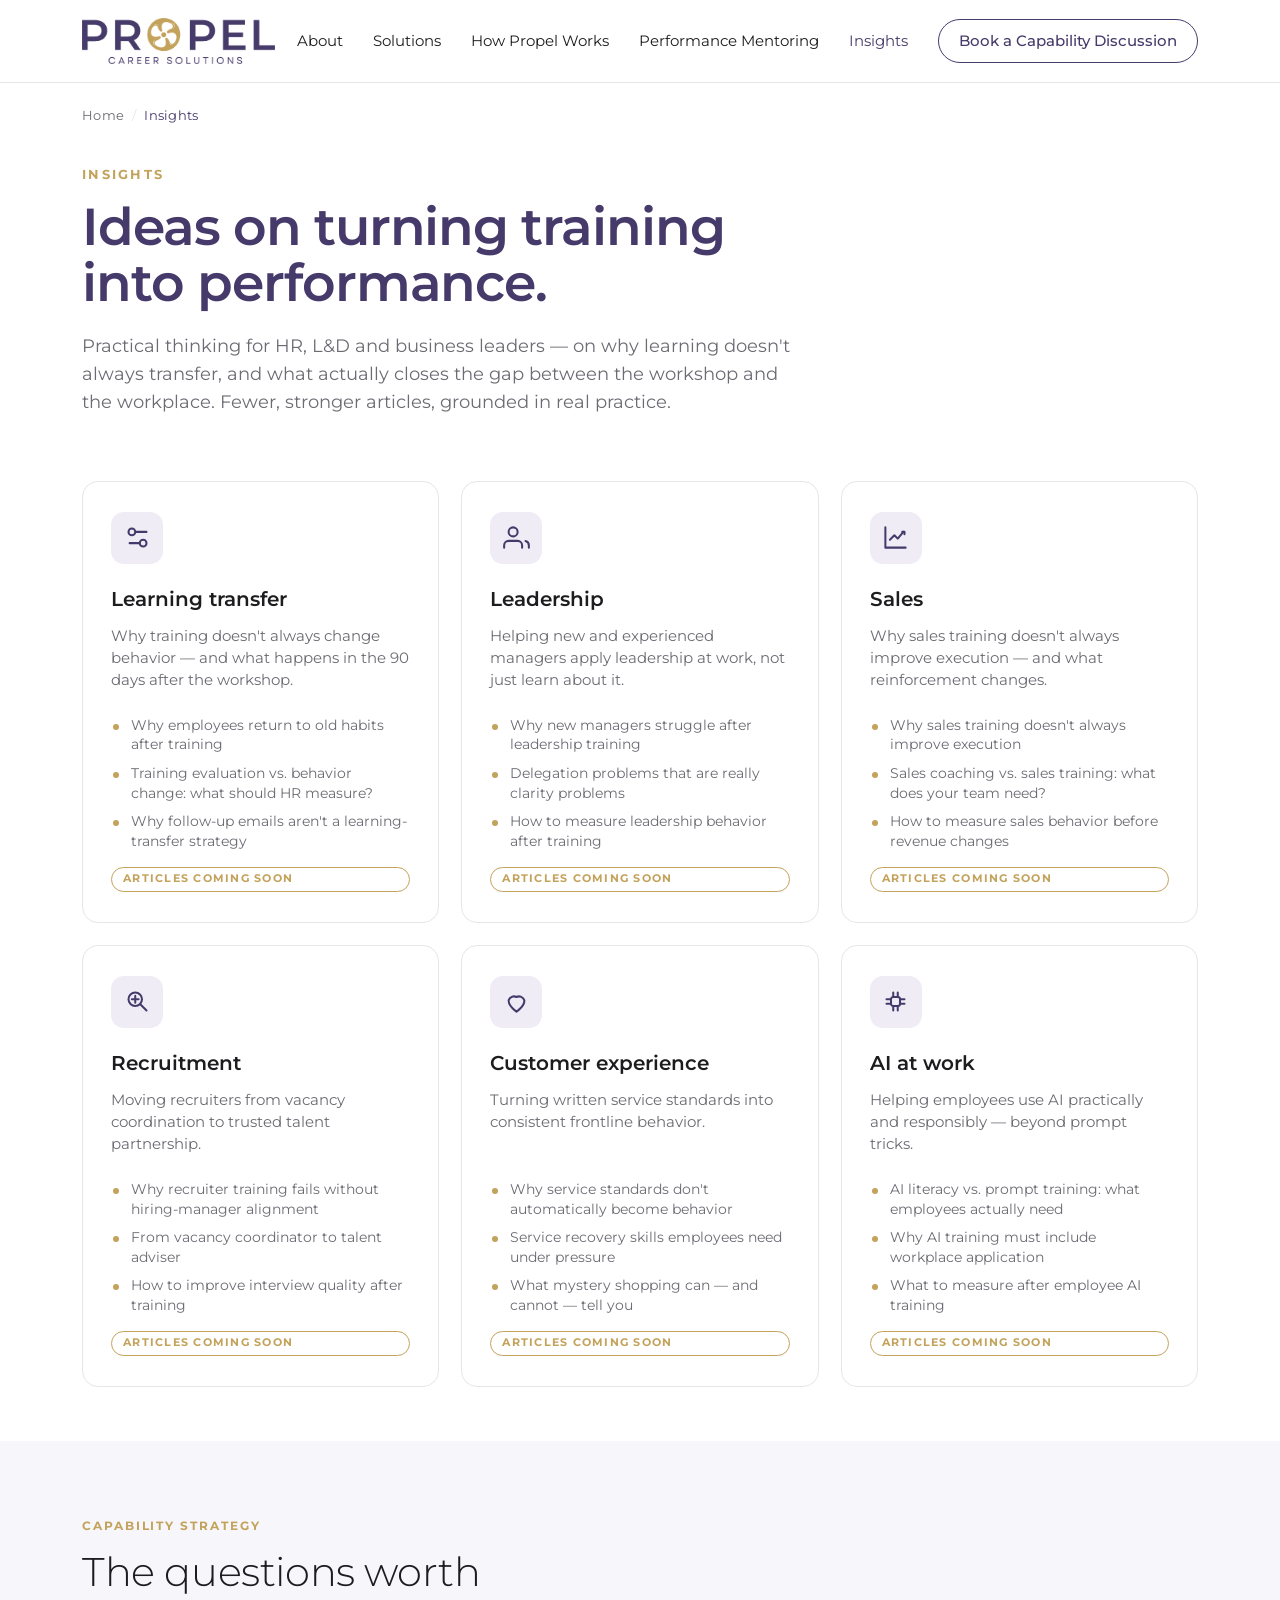
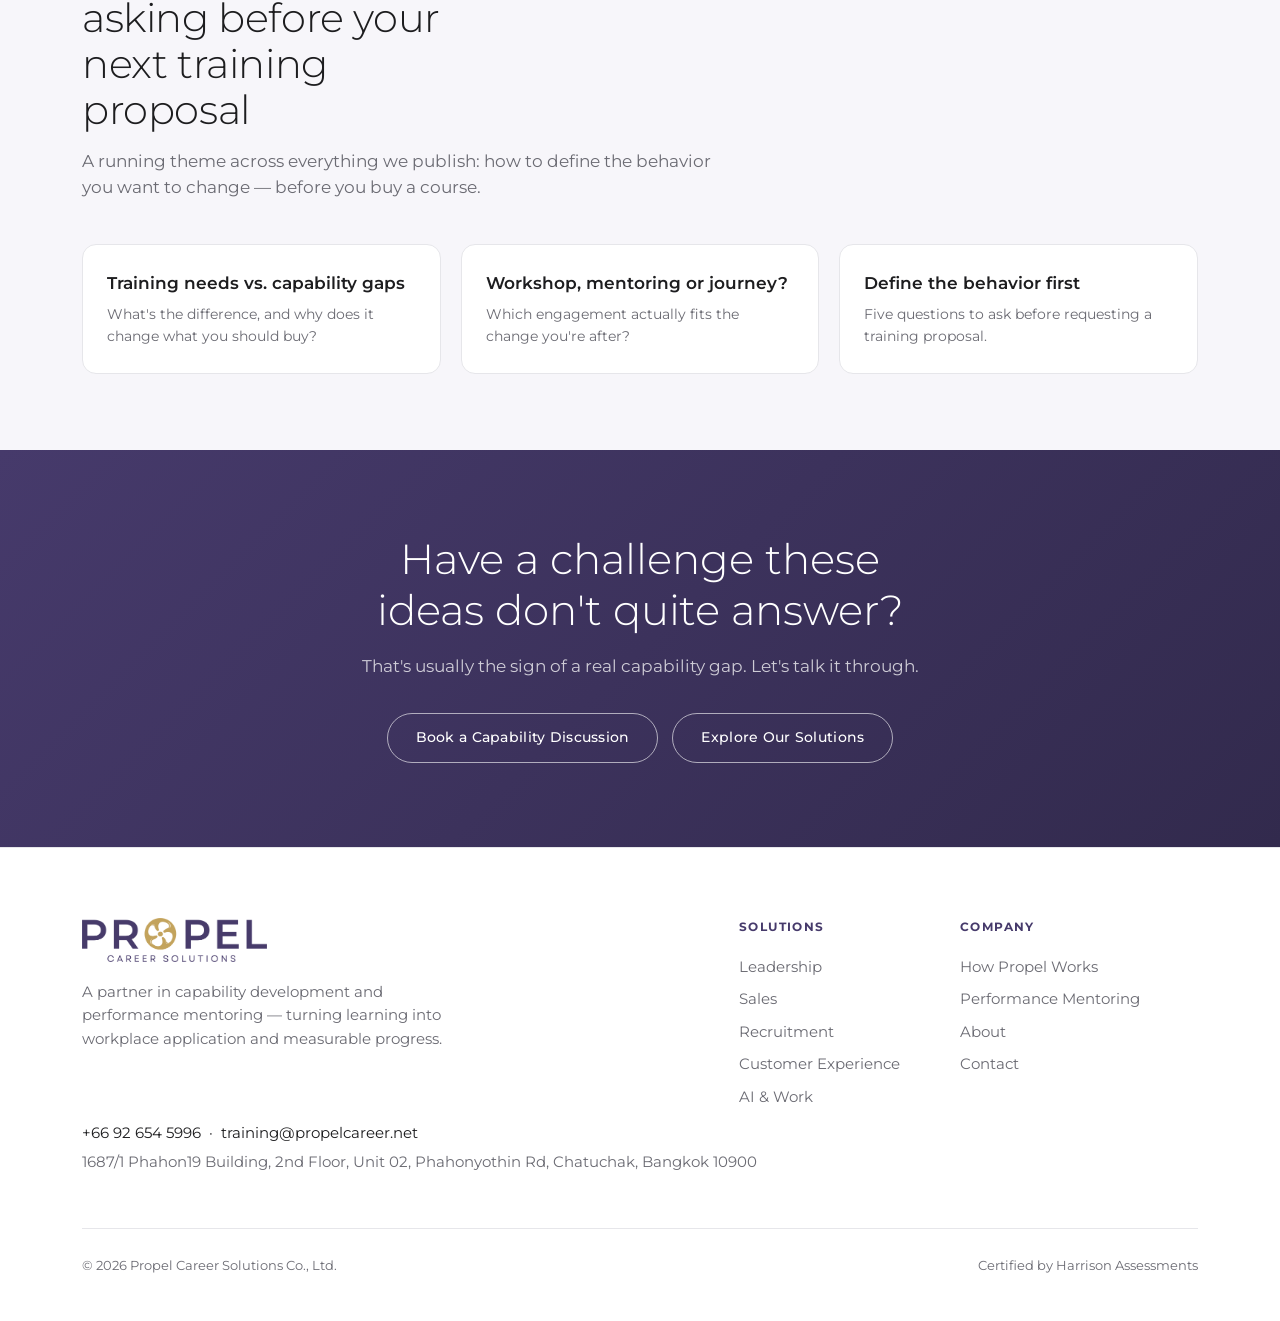
<file: insights.html>
<!DOCTYPE html>
<html lang="en">
<head>
<meta charset="UTF-8" />
<meta name="viewport" content="width=device-width, initial-scale=1.0" />
<title>Insights on Learning Transfer &amp; Capability Development | Propel</title>
<meta name="description" content="Practical insights on learning transfer, leadership, sales, recruitment, customer experience and AI at work — helping HR and business leaders turn training into performance." />
<link rel="preconnect" href="https://fonts.googleapis.com" />
<link rel="preconnect" href="https://fonts.gstatic.com" crossorigin />
<link href="https://fonts.googleapis.com/css2?family=Montserrat:wght@200;300;400;500;600;700&family=Prompt:wght@200;300;400;500;600;700&display=swap" rel="stylesheet" />
<link rel="stylesheet" href="assets/solution.css?v=2" />
<!-- structured-data -->
<script type="application/ld+json">
{
 "@context": "https://schema.org",
 "@graph": [
  {
   "@type": "Organization",
   "@id": "https://propelcareer.net/#org",
   "name": "Propel Career Solutions",
   "url": "https://propelcareer.net/",
   "logo": "https://propelcareer.net/assets/propel-logo-official.png",
   "description": "A partner in capability development and performance mentoring in Thailand — turning training into workplace application and measurable progress.",
   "email": "training@propelcareer.net",
   "telephone": "+66926545996",
   "address": {
    "@type": "PostalAddress",
    "streetAddress": "1687/1 Phahon19 Building, 2nd Floor, Unit 02, Phahonyothin Rd",
    "addressLocality": "Chatuchak",
    "addressRegion": "Bangkok",
    "postalCode": "10900",
    "addressCountry": "TH"
   }
  },
  {
   "@type": "BreadcrumbList",
   "itemListElement": [
    {
     "@type": "ListItem",
     "position": 1,
     "name": "Home",
     "item": "https://propelcareer.net/"
    },
    {
     "@type": "ListItem",
     "position": 2,
     "name": "Insights",
     "item": "https://propelcareer.net/insights.html"
    }
   ]
  }
 ]
}
</script>
</head>
<body>

<header class="nav">
  <div class="wrap nav-inner">
    <a class="logo" href="index.html"><img src="assets/propel-logo-official.png" alt="Propel Career Solutions" /></a>
    <nav class="links">
      <a href="about.html">About</a>
      <a href="solutions.html">Solutions</a>
      <a href="how-propel-works.html">How Propel Works</a>
      <a href="performance-mentoring.html">Performance Mentoring</a>
      <a href="insights.html" class="active">Insights</a>
      <a href="contact.html" class="cta">Book a Capability Discussion</a>
      <button class="hamburger" aria-label="Menu" onclick="toggleMenu()"><span></span><span></span><span></span></button>
    </nav>
  </div>
  <div class="mobile-menu" id="mmenu">
    <a href="about.html">About</a>
    <a href="solutions.html">Solutions</a>
    <a href="how-propel-works.html">How Propel Works</a>
    <a href="performance-mentoring.html">Performance Mentoring</a>
    <a href="insights.html">Insights</a>
    <a href="contact.html" class="book">Book a Capability Discussion</a>
  </div>
</header>

<section class="wrap">
  <div class="crumb">
    <a href="index.html">Home</a><span class="sep">/</span><span class="here">Insights</span>
  </div>
</section>

<section class="ov-hero wrap">
  <div class="kicker">Insights</div>
  <h1>Ideas on turning training into performance.</h1>
  <p>Practical thinking for HR, L&amp;D and business leaders — on why learning doesn't always transfer, and what actually closes the gap between the workshop and the workplace. Fewer, stronger articles, grounded in real practice.</p>
</section>

<section class="wrap">
  <div class="sol-grid">

    <div class="sol">
      <div class="sic"><svg viewBox="0 0 24 24" fill="none" stroke="currentColor" stroke-width="1.8" stroke-linecap="round" stroke-linejoin="round"><path d="M20 7h-9M14 17H5"/><circle cx="17" cy="17" r="3"/><circle cx="7" cy="7" r="3"/></svg></div>
      <h3>Learning transfer</h3>
      <p>Why training doesn't always change behavior — and what happens in the 90 days after the workshop.</p>
      <ul class="topic-list">
        <li>Why employees return to old habits after training</li>
        <li>Training evaluation vs. behavior change: what should HR measure?</li>
        <li>Why follow-up emails aren't a learning-transfer strategy</li>
      </ul>
      <span class="soon">Articles coming soon</span>
    </div>

    <div class="sol">
      <div class="sic"><svg viewBox="0 0 24 24" fill="none" stroke="currentColor" stroke-width="1.8" stroke-linecap="round" stroke-linejoin="round"><path d="M17 21v-2a4 4 0 0 0-4-4H5a4 4 0 0 0-4 4v2"/><circle cx="9" cy="7" r="4"/><path d="M23 21v-2a4 4 0 0 0-3-3.87"/></svg></div>
      <h3>Leadership</h3>
      <p>Helping new and experienced managers apply leadership at work, not just learn about it.</p>
      <ul class="topic-list">
        <li>Why new managers struggle after leadership training</li>
        <li>Delegation problems that are really clarity problems</li>
        <li>How to measure leadership behavior after training</li>
      </ul>
      <span class="soon">Articles coming soon</span>
    </div>

    <div class="sol">
      <div class="sic"><svg viewBox="0 0 24 24" fill="none" stroke="currentColor" stroke-width="1.8" stroke-linecap="round" stroke-linejoin="round"><path d="M3 3v18h18"/><path d="M7 14l4-4 3 3 5-6"/><path d="M18 7h2v2"/></svg></div>
      <h3>Sales</h3>
      <p>Why sales training doesn't always improve execution — and what reinforcement changes.</p>
      <ul class="topic-list">
        <li>Why sales training doesn't always improve execution</li>
        <li>Sales coaching vs. sales training: what does your team need?</li>
        <li>How to measure sales behavior before revenue changes</li>
      </ul>
      <span class="soon">Articles coming soon</span>
    </div>

    <div class="sol">
      <div class="sic"><svg viewBox="0 0 24 24" fill="none" stroke="currentColor" stroke-width="1.8" stroke-linecap="round" stroke-linejoin="round"><circle cx="10" cy="10" r="6"/><path d="M14.5 14.5 20 20"/><path d="M10 7v6M7 10h6"/></svg></div>
      <h3>Recruitment</h3>
      <p>Moving recruiters from vacancy coordination to trusted talent partnership.</p>
      <ul class="topic-list">
        <li>Why recruiter training fails without hiring-manager alignment</li>
        <li>From vacancy coordinator to talent adviser</li>
        <li>How to improve interview quality after training</li>
      </ul>
      <span class="soon">Articles coming soon</span>
    </div>

    <div class="sol">
      <div class="sic"><svg viewBox="0 0 24 24" fill="none" stroke="currentColor" stroke-width="1.8" stroke-linecap="round" stroke-linejoin="round"><path d="M12 21s-7-4.5-7-10a5 5 0 0 1 7-3 5 5 0 0 1 7 3c0 5.5-7 10-7 10z"/></svg></div>
      <h3>Customer experience</h3>
      <p>Turning written service standards into consistent frontline behavior.</p>
      <ul class="topic-list">
        <li>Why service standards don't automatically become behavior</li>
        <li>Service recovery skills employees need under pressure</li>
        <li>What mystery shopping can — and cannot — tell you</li>
      </ul>
      <span class="soon">Articles coming soon</span>
    </div>

    <div class="sol">
      <div class="sic"><svg viewBox="0 0 24 24" fill="none" stroke="currentColor" stroke-width="1.8" stroke-linecap="round" stroke-linejoin="round"><rect x="8" y="8" width="8" height="8" rx="2"/><path d="M10 4v4M14 4v4M10 16v4M14 16v4M4 10h4M4 14h4M16 10h4M16 14h4"/></svg></div>
      <h3>AI at work</h3>
      <p>Helping employees use AI practically and responsibly — beyond prompt tricks.</p>
      <ul class="topic-list">
        <li>AI literacy vs. prompt training: what employees actually need</li>
        <li>Why AI training must include workplace application</li>
        <li>What to measure after employee AI training</li>
      </ul>
      <span class="soon">Articles coming soon</span>
    </div>

  </div>
</section>

<section class="sec sec-tint" style="margin-top:44px">
  <div class="wrap">
    <div class="eyebrow">Capability strategy</div>
    <h2>The questions worth asking before your next training proposal</h2>
    <p class="intro">A running theme across everything we publish: how to define the behavior you want to change — before you buy a course.</p>
    <div class="feat">
      <div class="item"><h3>Training needs vs. capability gaps</h3><p>What's the difference, and why does it change what you should buy?</p></div>
      <div class="item"><h3>Workshop, mentoring or journey?</h3><p>Which engagement actually fits the change you're after?</p></div>
      <div class="item"><h3>Define the behavior first</h3><p>Five questions to ask before requesting a training proposal.</p></div>
    </div>
  </div>
</section>

<section class="final">
  <div class="wrap">
    <h2>Have a challenge these ideas don't quite answer?</h2>
    <p>That's usually the sign of a real capability gap. Let's talk it through.</p>
    <div class="final-cta">
      <a href="contact.html" class="btn btn-light">Book a Capability Discussion</a>
      <a href="solutions.html" class="btn btn-light">Explore Our Solutions</a>
    </div>
  </div>
</section>

<footer class="foot">
  <div class="wrap">
    <div class="foot-top">
      <div class="foot-brand">
        <img src="assets/propel-logo-official.png" alt="Propel Career Solutions" />
        <p>A partner in capability development and performance mentoring — turning learning into workplace application and measurable progress.</p>
      </div>
      <div class="foot-links">
        <div class="foot-col">
          <h4>Solutions</h4>
          <a href="leadership-training-thailand.html">Leadership</a>
          <a href="sales-training-thailand.html">Sales</a>
          <a href="recruitment-training-thailand.html">Recruitment</a>
          <a href="customer-service-training-thailand.html">Customer Experience</a>
          <a href="ai-training-thailand.html">AI &amp; Work</a>
        </div>
        <div class="foot-col">
          <h4>Company</h4>
          <a href="how-propel-works.html">How Propel Works</a>
          <a href="performance-mentoring.html">Performance Mentoring</a>
          <a href="about.html">About</a>
          <a href="contact.html">Contact</a>
        </div>
      </div>
    </div>
    <div class="contact">
      <div>+66 92 654 5996 &nbsp;·&nbsp; training@propelcareer.net</div>
      <div class="muted">1687/1 Phahon19 Building, 2nd Floor, Unit 02, Phahonyothin Rd, Chatuchak, Bangkok 10900</div>
    </div>
    <div class="legal">
      <div>© 2026 Propel Career Solutions Co., Ltd.</div>
      <div>Certified by Harrison Assessments</div>
    </div>
  </div>
</footer>

<script>
function toggleMenu(){
  document.getElementById('mmenu').classList.toggle('open');
  document.querySelector('.hamburger').classList.toggle('open');
}
</script>
</body>
</html>
</file>
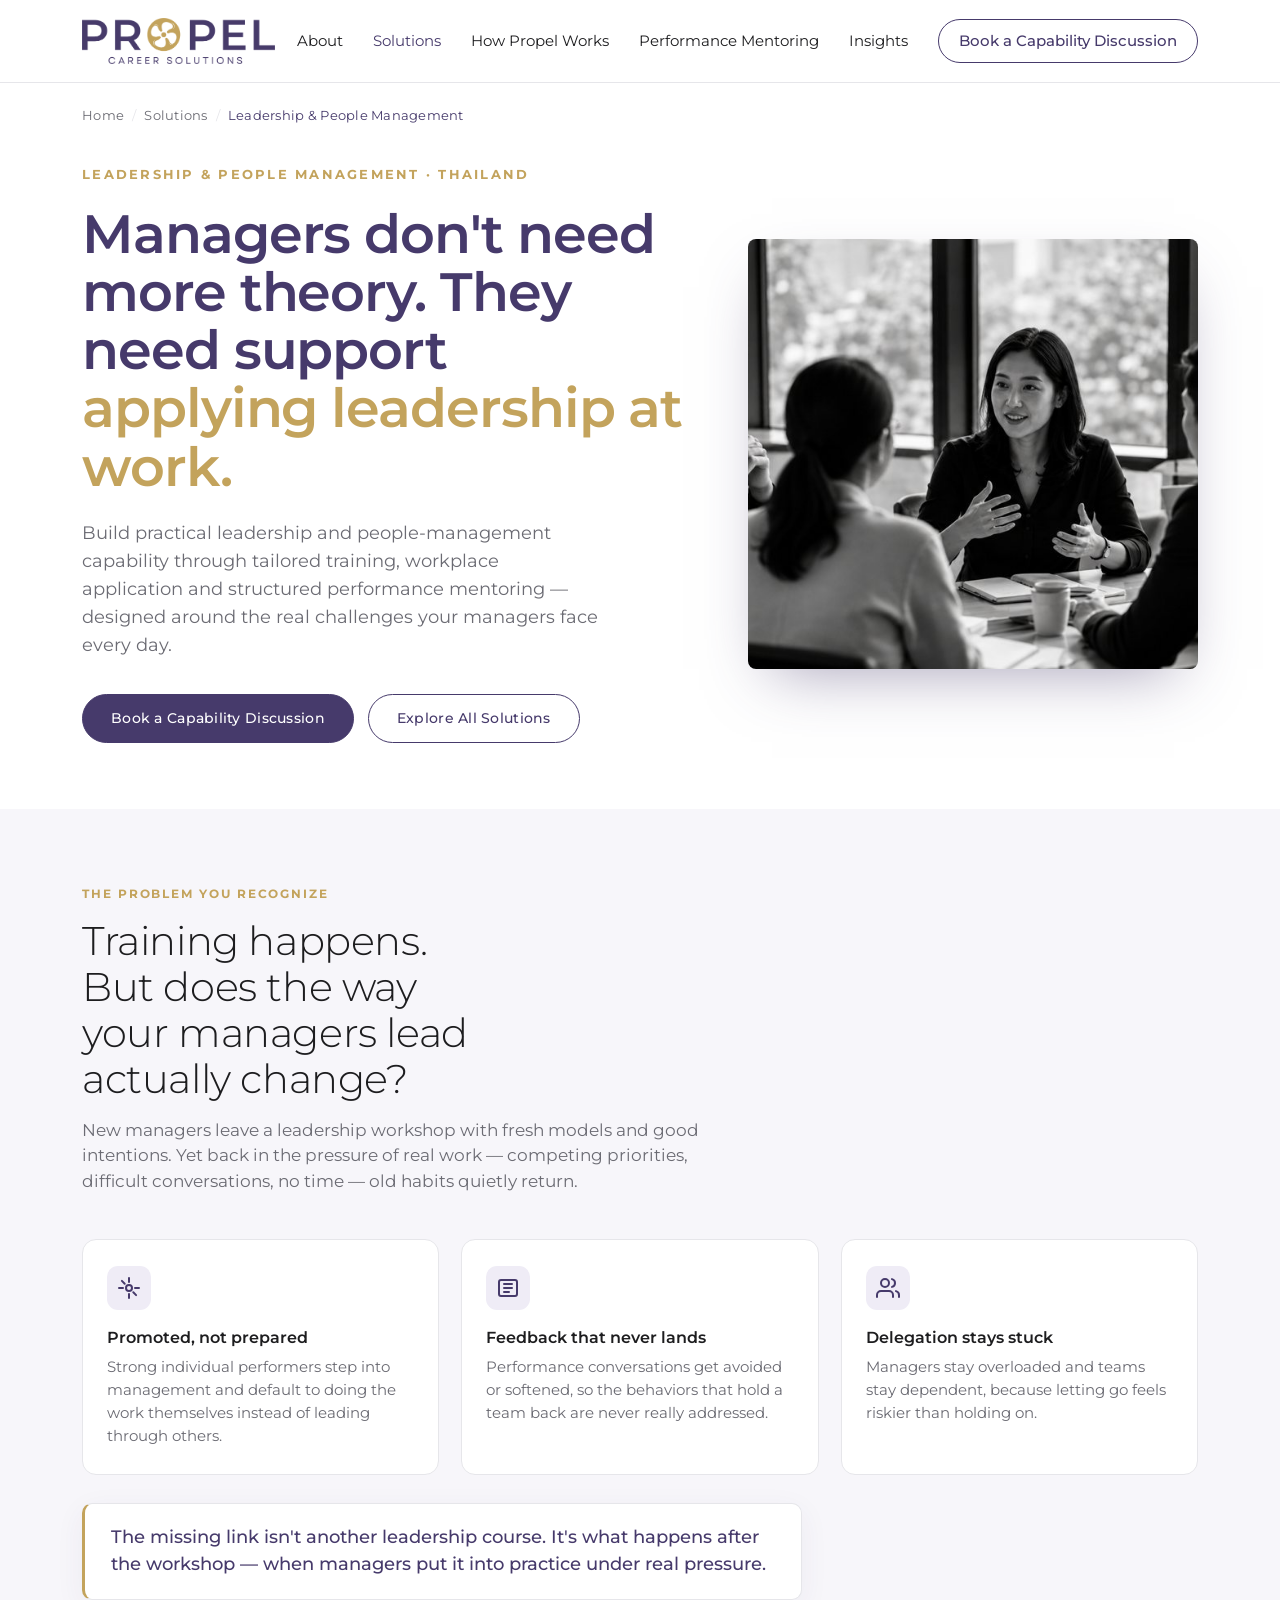
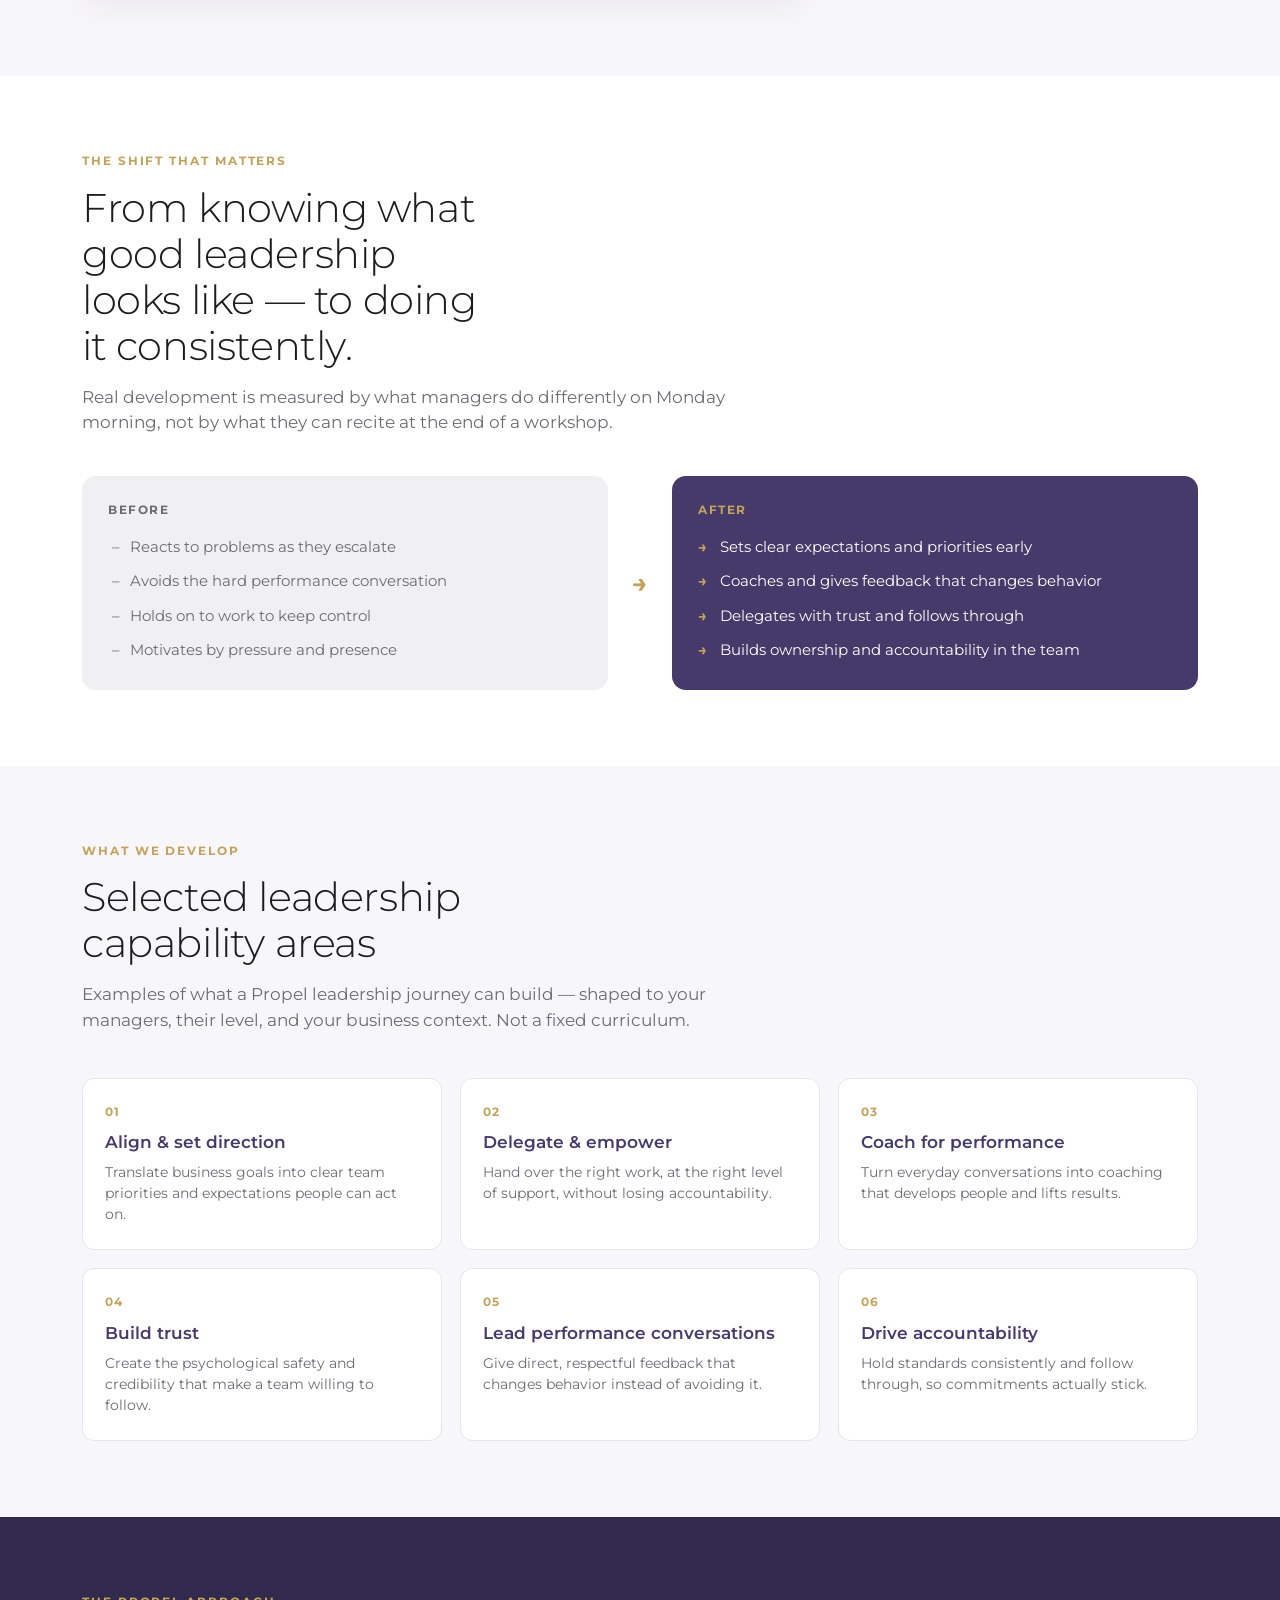
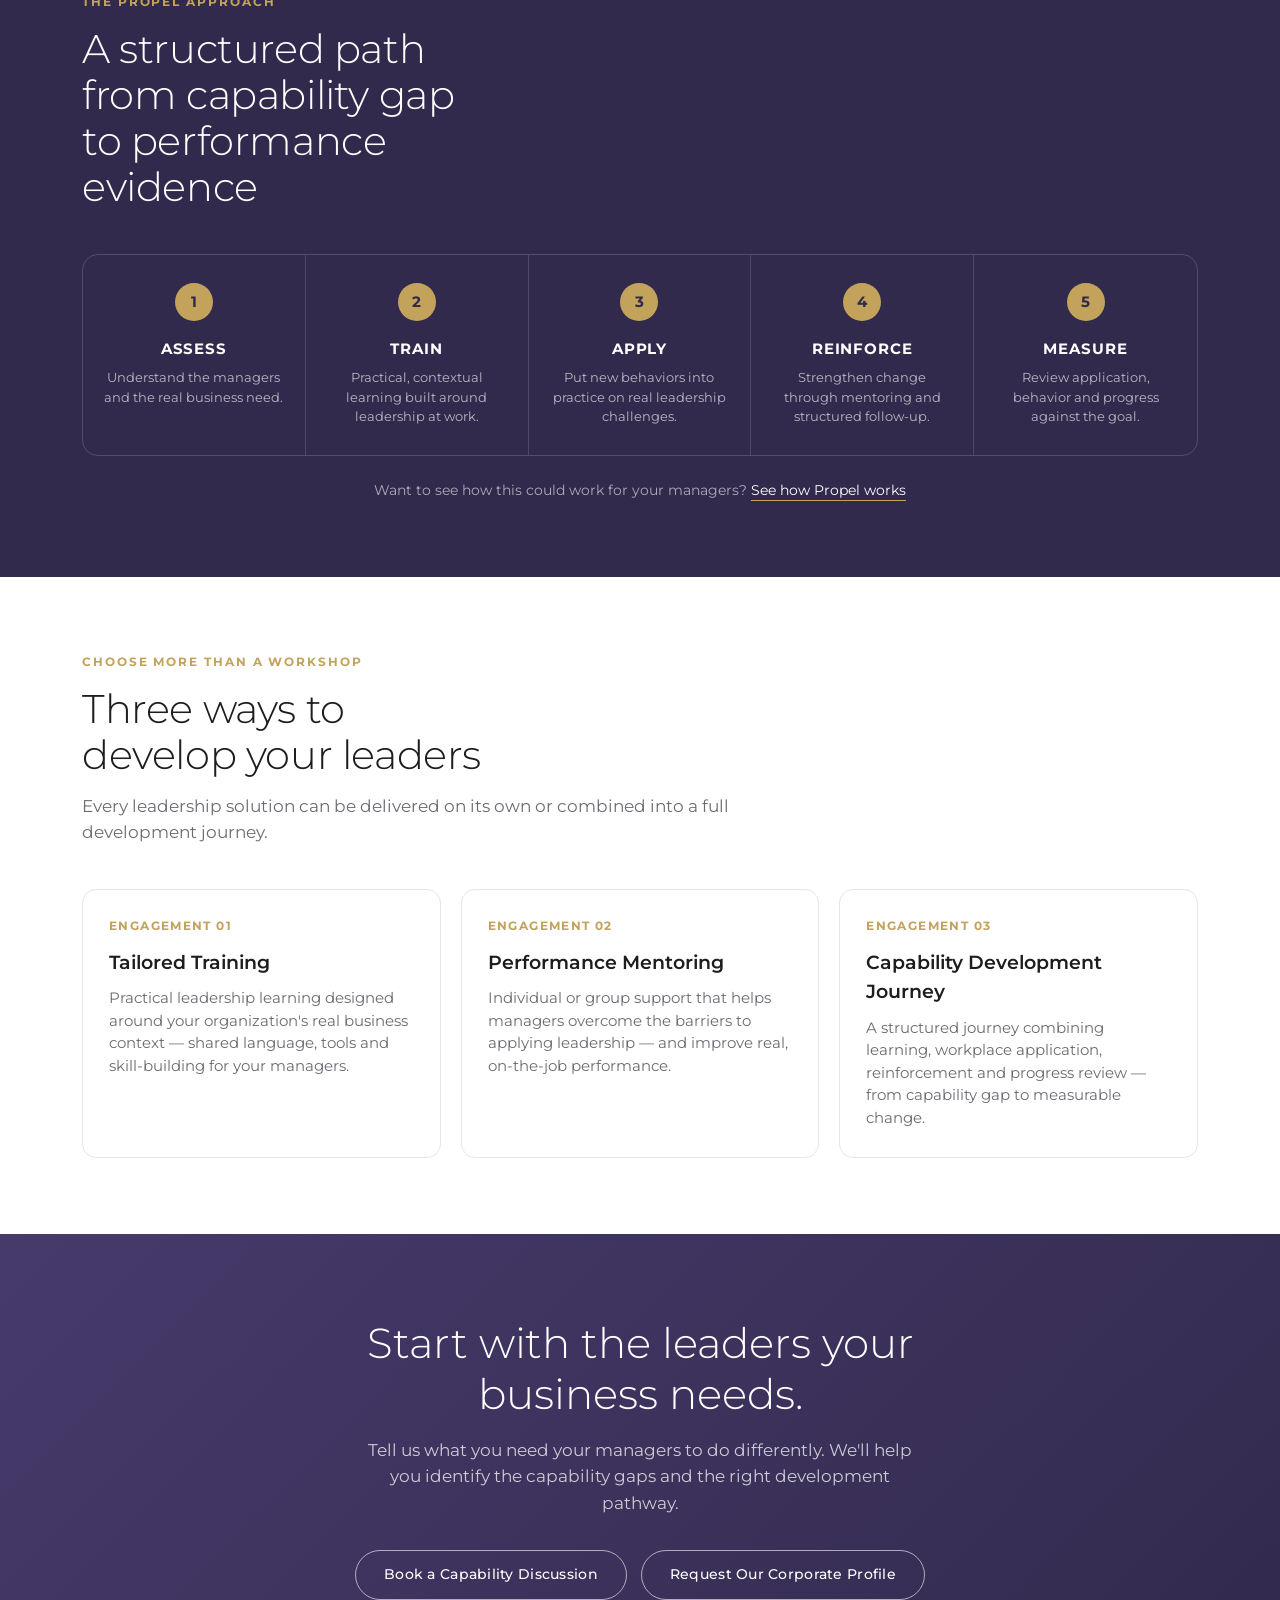
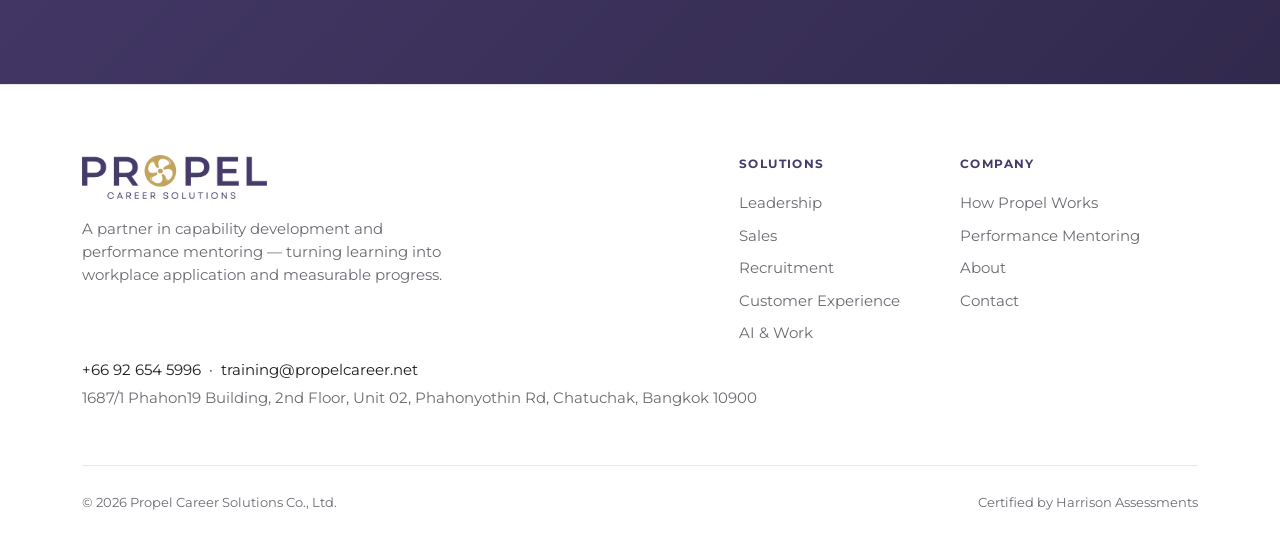
<file: leadership-training-thailand.html>
<!DOCTYPE html>
<html lang="en">
<head>
<meta charset="UTF-8" />
<meta name="viewport" content="width=device-width, initial-scale=1.0" />
<title>Leadership Training &amp; Management Development Thailand | Propel</title>
<meta name="description" content="Build practical leadership and people-management capability through tailored training, workplace application and structured performance mentoring in Thailand." />
<link rel="preconnect" href="https://fonts.googleapis.com" />
<link rel="preconnect" href="https://fonts.gstatic.com" crossorigin />
<link href="https://fonts.googleapis.com/css2?family=Montserrat:wght@200;300;400;500;600;700&family=Prompt:wght@200;300;400;500;600;700&display=swap" rel="stylesheet" />

<link rel="stylesheet" href="assets/solution.css?v=2" />
<!-- structured-data -->
<script type="application/ld+json">
{
 "@context": "https://schema.org",
 "@graph": [
  {
   "@type": "Organization",
   "@id": "https://propelcareer.net/#org",
   "name": "Propel Career Solutions",
   "url": "https://propelcareer.net/",
   "logo": "https://propelcareer.net/assets/propel-logo-official.png",
   "description": "A partner in capability development and performance mentoring in Thailand — turning training into workplace application and measurable progress.",
   "email": "training@propelcareer.net",
   "telephone": "+66926545996",
   "address": {
    "@type": "PostalAddress",
    "streetAddress": "1687/1 Phahon19 Building, 2nd Floor, Unit 02, Phahonyothin Rd",
    "addressLocality": "Chatuchak",
    "addressRegion": "Bangkok",
    "postalCode": "10900",
    "addressCountry": "TH"
   }
  },
  {
   "@type": "Service",
   "serviceType": "Leadership Training",
   "name": "Leadership & People Management Development",
   "description": "Build practical leadership and people-management capability through tailored training, workplace application and structured performance mentoring in Thailand.",
   "provider": {
    "@id": "https://propelcareer.net/#org"
   },
   "areaServed": {
    "@type": "Country",
    "name": "Thailand"
   },
   "url": "https://propelcareer.net/leadership-training-thailand.html"
  },
  {
   "@type": "BreadcrumbList",
   "itemListElement": [
    {
     "@type": "ListItem",
     "position": 1,
     "name": "Home",
     "item": "https://propelcareer.net/"
    },
    {
     "@type": "ListItem",
     "position": 2,
     "name": "Solutions",
     "item": "https://propelcareer.net/solutions.html"
    },
    {
     "@type": "ListItem",
     "position": 3,
     "name": "Leadership & People Management",
     "item": "https://propelcareer.net/leadership-training-thailand.html"
    }
   ]
  }
 ]
}
</script>
</head>
<body>

<!-- ===================== NAV ===================== -->
<header class="nav">
  <div class="wrap nav-inner">
    <a class="logo" href="index.html"><img src="assets/propel-logo-official.png" alt="Propel Career Solutions" /></a>
    <nav class="links">
      <a href="about.html">About</a>
      <a href="solutions.html" class="active">Solutions</a>
      <a href="how-propel-works.html">How Propel Works</a>
      <a href="performance-mentoring.html">Performance Mentoring</a>
      <a href="insights.html">Insights</a>
      <a href="contact.html" class="cta">Book a Capability Discussion</a>
      <button class="hamburger" aria-label="Menu" onclick="toggleMenu()"><span></span><span></span><span></span></button>
    </nav>
  </div>
  <div class="mobile-menu" id="mmenu">
    <a href="about.html">About</a>
    <a href="solutions.html">Solutions</a>
    <a href="how-propel-works.html">How Propel Works</a>
    <a href="performance-mentoring.html">Performance Mentoring</a>
    <a href="insights.html">Insights</a>
    <a href="contact.html" class="book">Book a Capability Discussion</a>
  </div>
</header>

<!-- ===================== HERO ===================== -->
<section class="wrap">
  <div class="crumb">
    <a href="index.html">Home</a><span class="sep">/</span><a href="solutions.html">Solutions</a><span class="sep">/</span><span class="here">Leadership &amp; People Management</span>
  </div>
</section>

<section class="hero wrap">
  <div class="hero-grid">
    <div>
      <div class="kicker">Leadership &amp; People Management · Thailand</div>
      <h1>Managers don't need more theory. They need support <span class="gold">applying leadership at work.</span></h1>
      <p class="hero-sub">Build practical leadership and people-management capability through tailored training, workplace application and structured performance mentoring — designed around the real challenges your managers face every day.</p>
      <div class="hero-cta">
        <a href="contact.html" class="btn btn-fill">Book a Capability Discussion</a>
        <a href="solutions.html" class="btn">Explore All Solutions</a>
      </div>
    </div>
    <div class="hero-img" style="background-image:url('assets/prog-leadership.jpg')" role="img" aria-label="Leadership development in the workplace"></div>
  </div>
</section>

<!-- ===================== PROBLEM RECOGNITION ===================== -->
<section class="sec sec-tint">
  <div class="wrap">
    <div class="eyebrow">The problem you recognize</div>
    <h2>Training happens. But does the way your managers lead actually change?</h2>
    <p class="intro">New managers leave a leadership workshop with fresh models and good intentions. Yet back in the pressure of real work — competing priorities, difficult conversations, no time — old habits quietly return.</p>

    <div class="symptoms">
      <div class="symptom">
        <div class="sx-ic"><svg viewBox="0 0 24 24" fill="none" stroke="currentColor" stroke-width="2" stroke-linecap="round" stroke-linejoin="round"><path d="M12 2v4M12 18v4M4.9 4.9l2.8 2.8M16.3 16.3l2.8 2.8M2 12h4M18 12h4"/><circle cx="12" cy="12" r="3"/></svg></div>
        <p><b>Promoted, not prepared</b>Strong individual performers step into management and default to doing the work themselves instead of leading through others.</p>
      </div>
      <div class="symptom">
        <div class="sx-ic"><svg viewBox="0 0 24 24" fill="none" stroke="currentColor" stroke-width="2" stroke-linecap="round" stroke-linejoin="round"><path d="M8 12h8M8 8h8M8 16h5"/><rect x="3" y="4" width="18" height="16" rx="2"/></svg></div>
        <p><b>Feedback that never lands</b>Performance conversations get avoided or softened, so the behaviors that hold a team back are never really addressed.</p>
      </div>
      <div class="symptom">
        <div class="sx-ic"><svg viewBox="0 0 24 24" fill="none" stroke="currentColor" stroke-width="2" stroke-linecap="round" stroke-linejoin="round"><path d="M17 21v-2a4 4 0 0 0-4-4H5a4 4 0 0 0-4 4v2"/><circle cx="9" cy="7" r="4"/><path d="M23 21v-2a4 4 0 0 0-3-3.87M16 3.13a4 4 0 0 1 0 7.75"/></svg></div>
        <p><b>Delegation stays stuck</b>Managers stay overloaded and teams stay dependent, because letting go feels riskier than holding on.</p>
      </div>
    </div>

    <div class="curio">The missing link isn't another leadership course. It's what happens after the workshop — when managers put it into practice under real pressure.</div>
  </div>
</section>

<!-- ===================== REQUIRED SHIFT ===================== -->
<section class="sec">
  <div class="wrap">
    <div class="eyebrow">The shift that matters</div>
    <h2>From knowing what good leadership looks like — to doing it consistently.</h2>
    <p class="intro">Real development is measured by what managers do differently on Monday morning, not by what they can recite at the end of a workshop.</p>

    <div class="shift">
      <div class="shift-col shift-from">
        <div class="lab">Before</div>
        <ul>
          <li>Reacts to problems as they escalate</li>
          <li>Avoids the hard performance conversation</li>
          <li>Holds on to work to keep control</li>
          <li>Motivates by pressure and presence</li>
        </ul>
      </div>
      <div class="shift-mid">→</div>
      <div class="shift-col shift-to">
        <div class="lab">After</div>
        <ul>
          <li>Sets clear expectations and priorities early</li>
          <li>Coaches and gives feedback that changes behavior</li>
          <li>Delegates with trust and follows through</li>
          <li>Builds ownership and accountability in the team</li>
        </ul>
      </div>
    </div>
  </div>
</section>

<!-- ===================== CAPABILITY AREAS ===================== -->
<section class="sec sec-tint">
  <div class="wrap">
    <div class="eyebrow">What we develop</div>
    <h2>Selected leadership capability areas</h2>
    <p class="intro">Examples of what a Propel leadership journey can build — shaped to your managers, their level, and your business context. Not a fixed curriculum.</p>

    <div class="caps">
      <div class="cap"><div class="num">01</div><h3>Align &amp; set direction</h3><p>Translate business goals into clear team priorities and expectations people can act on.</p></div>
      <div class="cap"><div class="num">02</div><h3>Delegate &amp; empower</h3><p>Hand over the right work, at the right level of support, without losing accountability.</p></div>
      <div class="cap"><div class="num">03</div><h3>Coach for performance</h3><p>Turn everyday conversations into coaching that develops people and lifts results.</p></div>
      <div class="cap"><div class="num">04</div><h3>Build trust</h3><p>Create the psychological safety and credibility that make a team willing to follow.</p></div>
      <div class="cap"><div class="num">05</div><h3>Lead performance conversations</h3><p>Give direct, respectful feedback that changes behavior instead of avoiding it.</p></div>
      <div class="cap"><div class="num">06</div><h3>Drive accountability</h3><p>Hold standards consistently and follow through, so commitments actually stick.</p></div>
    </div>
  </div>
</section>

<!-- ===================== METHOD ===================== -->
<section class="sec sec-dark">
  <div class="wrap">
    <div class="eyebrow">The Propel approach</div>
    <h2>A structured path from capability gap to performance evidence</h2>
    <div class="method">
      <div class="mstep"><div class="mnum">1</div><h3>Assess</h3><p>Understand the managers and the real business need.</p></div>
      <div class="mstep"><div class="mnum">2</div><h3>Train</h3><p>Practical, contextual learning built around leadership at work.</p></div>
      <div class="mstep"><div class="mnum">3</div><h3>Apply</h3><p>Put new behaviors into practice on real leadership challenges.</p></div>
      <div class="mstep"><div class="mnum">4</div><h3>Reinforce</h3><p>Strengthen change through mentoring and structured follow-up.</p></div>
      <div class="mstep"><div class="mnum">5</div><h3>Measure</h3><p>Review application, behavior and progress against the goal.</p></div>
    </div>
    <p class="method-foot">Want to see how this could work for your managers? <a href="how-propel-works.html">See how Propel works</a></p>
  </div>
</section>

<!-- ===================== ENGAGEMENT CHOICES ===================== -->
<section class="sec">
  <div class="wrap">
    <div class="eyebrow">Choose more than a workshop</div>
    <h2>Three ways to develop your leaders</h2>
    <p class="intro">Every leadership solution can be delivered on its own or combined into a full development journey.</p>

    <div class="engage">
      <div class="eng">
        <div class="etag">Engagement 01</div>
        <h3>Tailored Training</h3>
        <p>Practical leadership learning designed around your organization's real business context — shared language, tools and skill-building for your managers.</p>
      </div>
      <div class="eng">
        <div class="etag">Engagement 02</div>
        <h3>Performance Mentoring</h3>
        <p>Individual or group support that helps managers overcome the barriers to applying leadership — and improve real, on-the-job performance.</p>
      </div>
      <div class="eng">
        <div class="etag">Engagement 03</div>
        <h3>Capability Development Journey</h3>
        <p>A structured journey combining learning, workplace application, reinforcement and progress review — from capability gap to measurable change.</p>
      </div>
    </div>
  </div>
</section>

<!-- ===================== PROOF TEASER ===================== -->
<section class="sec sec-tint" style="display:none">
  <div class="wrap">
    <div class="proof">
      <div class="proof-text">
        <div class="eyebrow">From development activity to observable progress</div>
        <h2>What changed when the workshop ended.</h2>
        <p>A short, anonymized look at a leadership journey — the situation, the approach, and the progress managers made back at work.</p>
        <a href="contact.html" class="btn btn-gold">Request the Case Study</a>
      </div>
      <div class="proof-card">
        <span class="draft">Draft · pending approval</span>
        <div class="ql">Leadership development · anonymized</div>
        <h3>"New managers who avoided feedback started leading performance conversations with confidence."</h3>
        <p>A structured learning and follow-up journey helped a team of new managers improve their performance conversations, planning discipline and team accountability — with progress reviewed at work, not just in the classroom.</p>
      </div>
    </div>
  </div>
</section>

<!-- ===================== FINAL CTA ===================== -->
<section class="final">
  <div class="wrap">
    <h2>Start with the leaders your business needs.</h2>
    <p>Tell us what you need your managers to do differently. We'll help you identify the capability gaps and the right development pathway.</p>
    <div class="final-cta">
      <a href="contact.html" class="btn btn-light">Book a Capability Discussion</a>
      <a href="contact.html" class="btn btn-light">Request Our Corporate Profile</a>
    </div>
  </div>
</section>

<!-- ===================== FOOTER ===================== -->
<footer class="foot">
  <div class="wrap">
    <div class="foot-top">
      <div class="foot-brand">
        <img src="assets/propel-logo-official.png" alt="Propel Career Solutions" />
        <p>A partner in capability development and performance mentoring — turning learning into workplace application and measurable progress.</p>
      </div>
      <div class="foot-links">
        <div class="foot-col">
          <h4>Solutions</h4>
          <a href="leadership-training-thailand.html">Leadership</a>
          <a href="sales-training-thailand.html">Sales</a>
          <a href="recruitment-training-thailand.html">Recruitment</a>
          <a href="customer-service-training-thailand.html">Customer Experience</a>
          <a href="ai-training-thailand.html">AI &amp; Work</a>
        </div>
        <div class="foot-col">
          <h4>Company</h4>
          <a href="how-propel-works.html">How Propel Works</a>
          <a href="performance-mentoring.html">Performance Mentoring</a>
          <a href="about.html">About</a>
          <a href="contact.html">Contact</a>
        </div>
      </div>
    </div>
    <div class="contact">
      <div>+66 92 654 5996 &nbsp;·&nbsp; training@propelcareer.net</div>
      <div class="muted">1687/1 Phahon19 Building, 2nd Floor, Unit 02, Phahonyothin Rd, Chatuchak, Bangkok 10900</div>
    </div>
    <div class="legal">
      <div>© 2026 Propel Career Solutions Co., Ltd.</div>
      <div>Certified by Harrison Assessments</div>
    </div>
  </div>
</footer>

<script>
function toggleMenu(){
  document.getElementById('mmenu').classList.toggle('open');
  document.querySelector('.hamburger').classList.toggle('open');
}
</script>
</body>
</html>
</file>
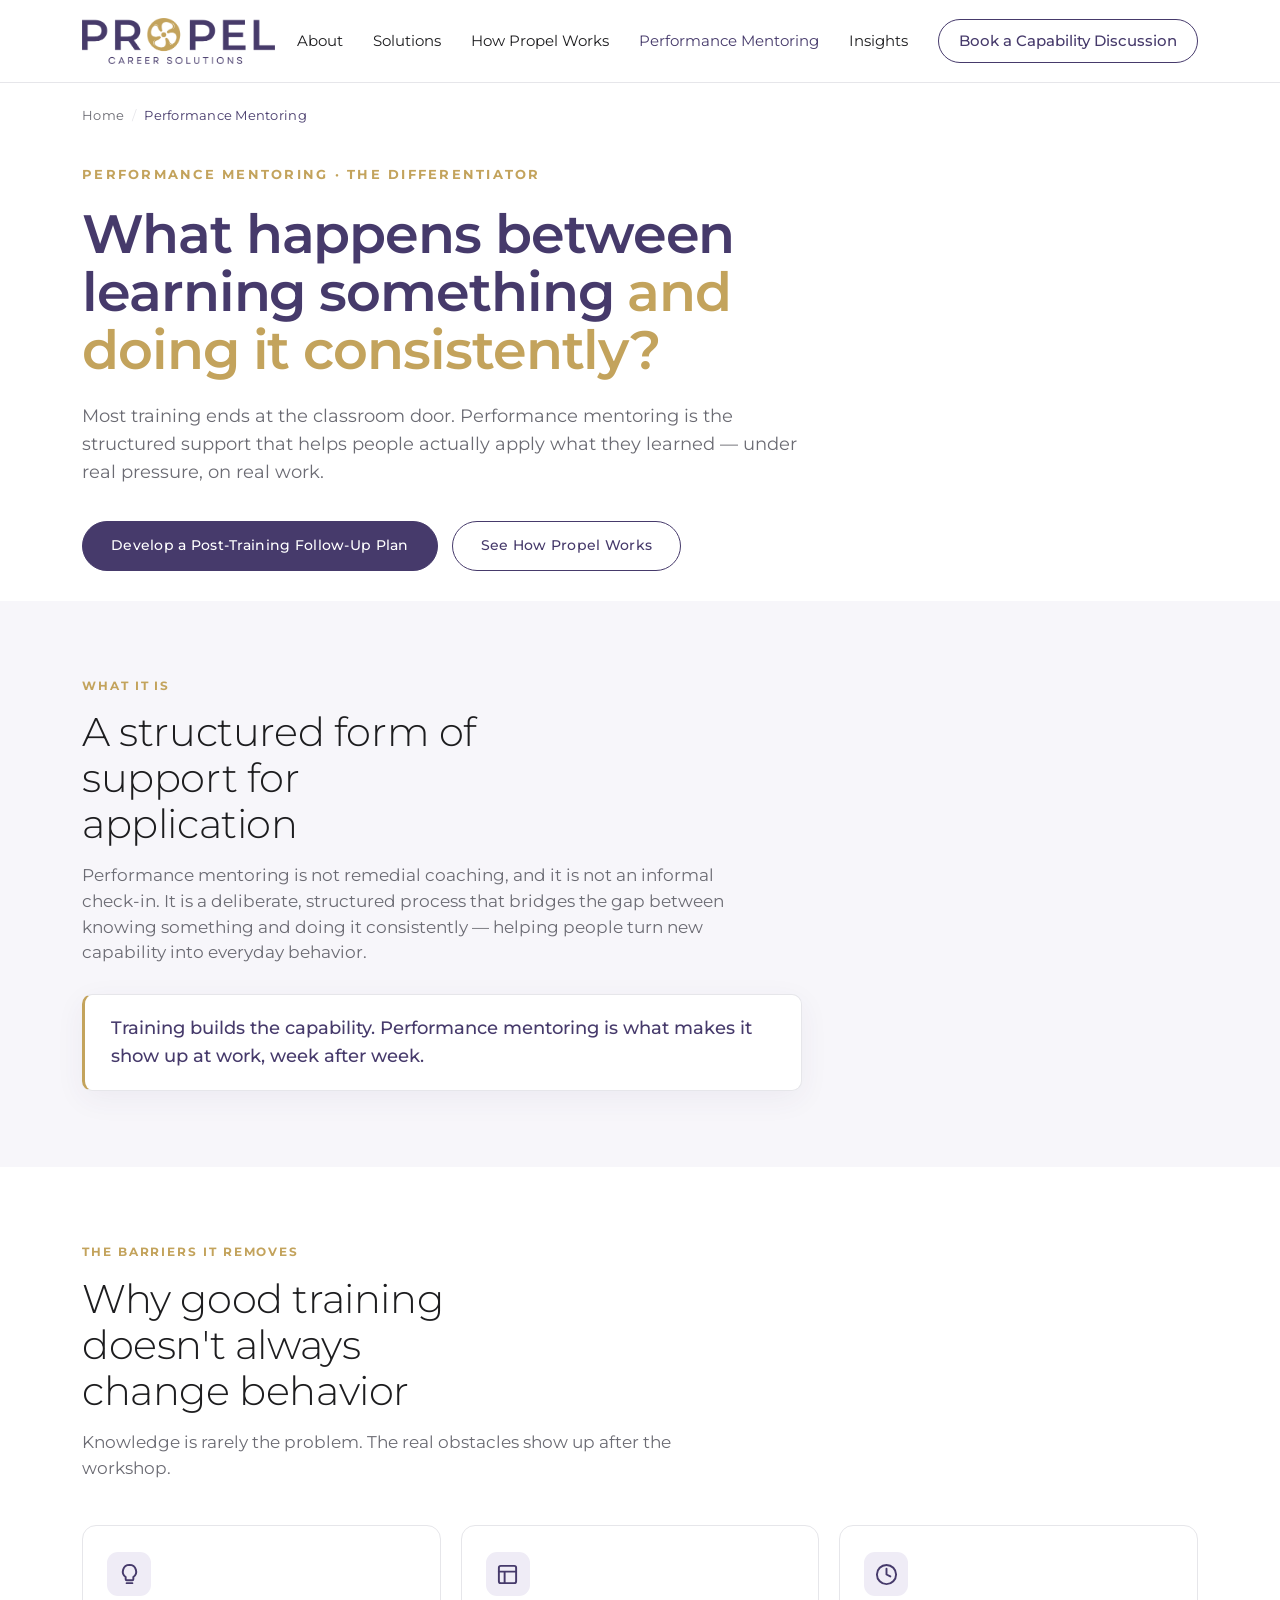
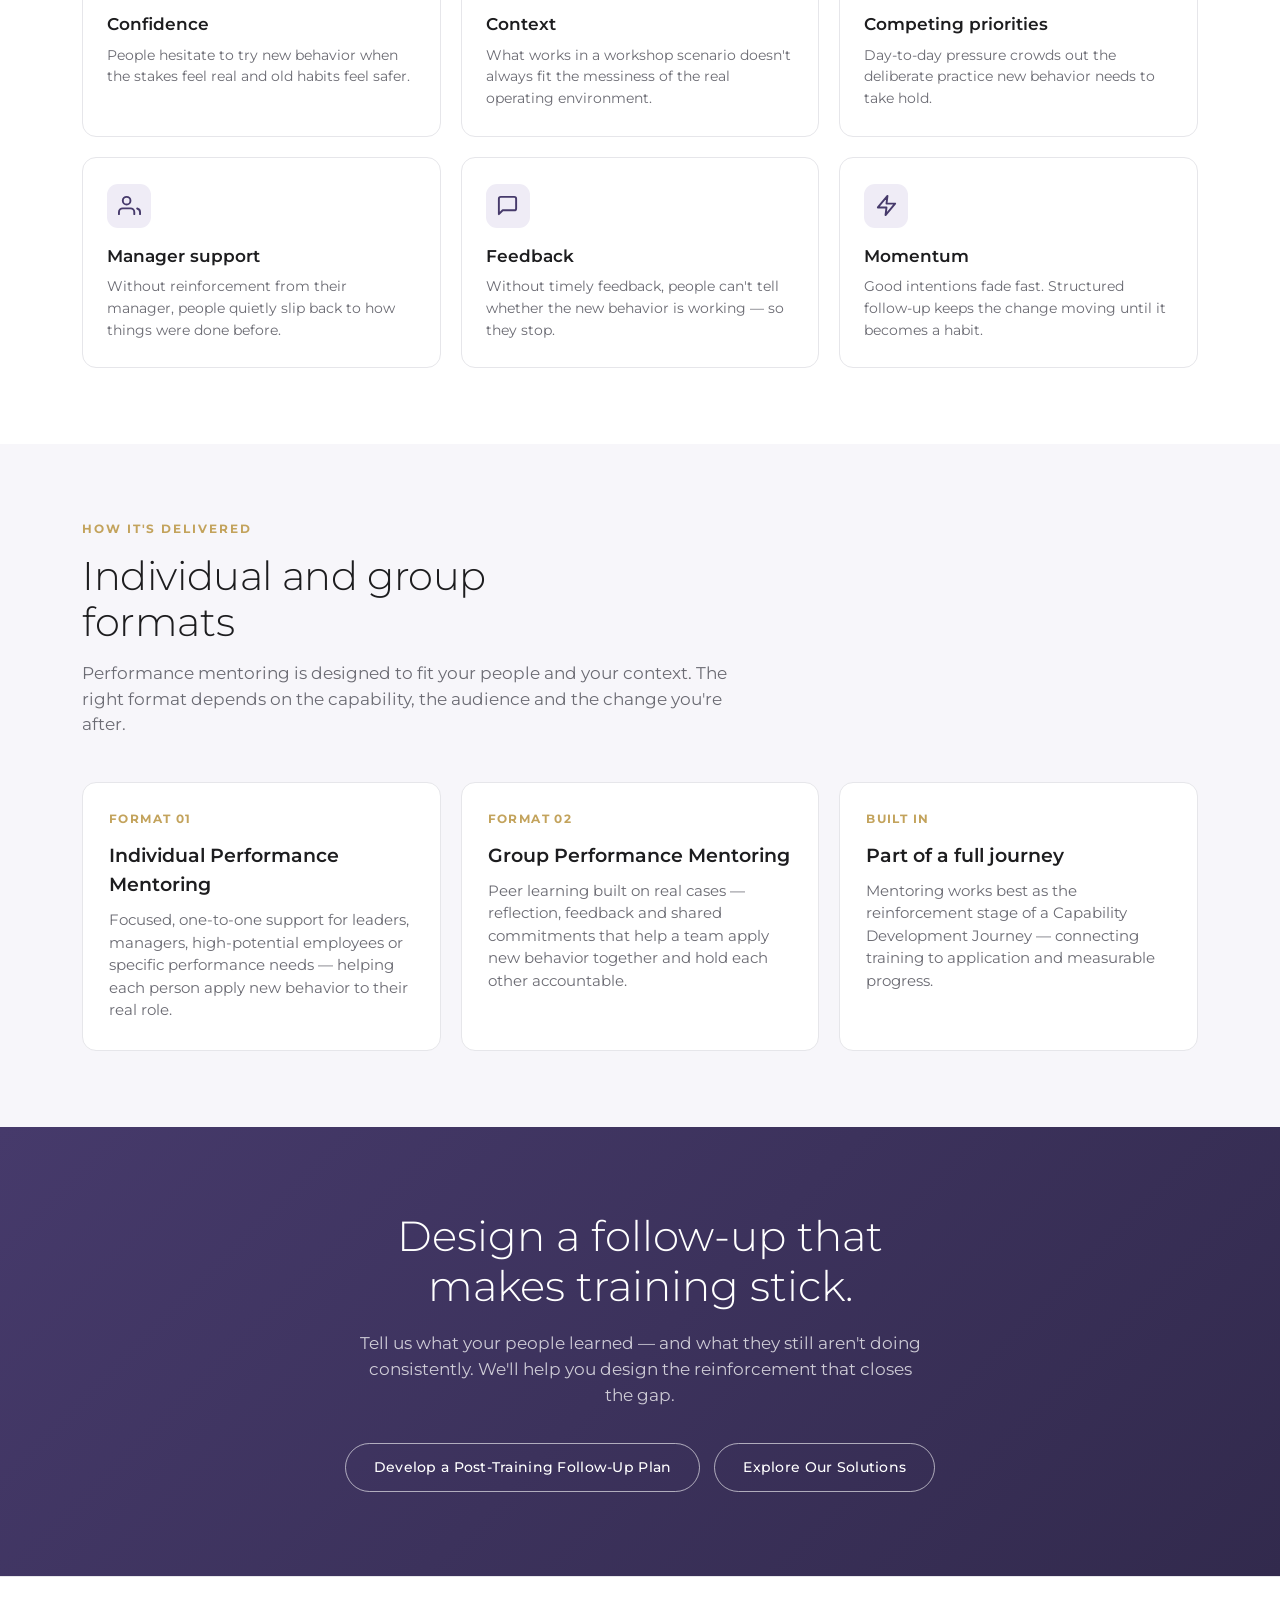
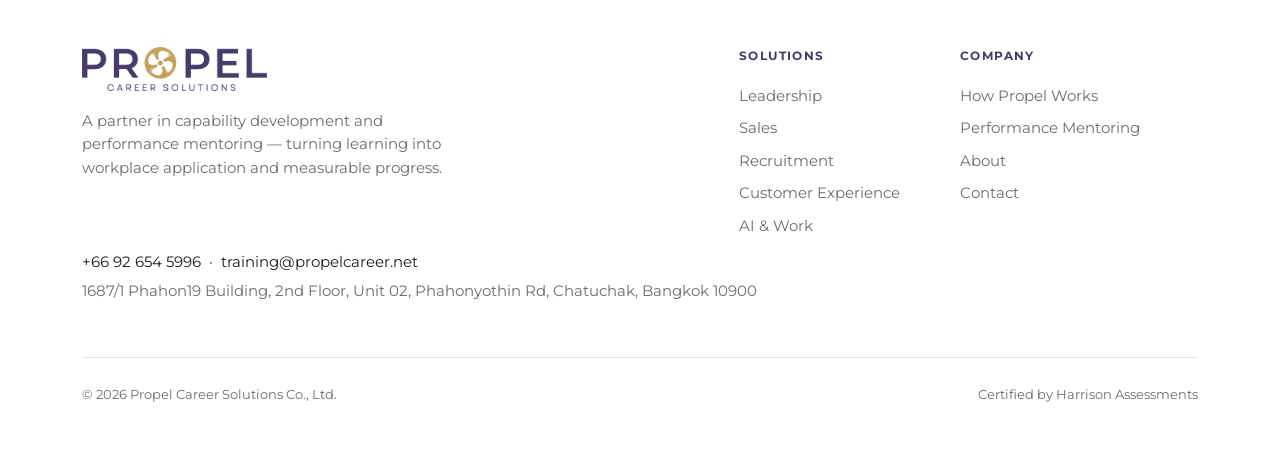
<file: performance-mentoring.html>
<!DOCTYPE html>
<html lang="en">
<head>
<meta charset="UTF-8" />
<meta name="viewport" content="width=device-width, initial-scale=1.0" />
<title>Employee Performance Mentoring &amp; Training Follow-Up | Propel</title>
<meta name="description" content="Turn learning into consistent workplace action through individual or group performance mentoring, reinforcement and progress review." />
<link rel="preconnect" href="https://fonts.googleapis.com" />
<link rel="preconnect" href="https://fonts.gstatic.com" crossorigin />
<link href="https://fonts.googleapis.com/css2?family=Montserrat:wght@200;300;400;500;600;700&family=Prompt:wght@200;300;400;500;600;700&display=swap" rel="stylesheet" />
<link rel="stylesheet" href="assets/solution.css?v=2" />
<!-- structured-data -->
<script type="application/ld+json">
{
 "@context": "https://schema.org",
 "@graph": [
  {
   "@type": "Organization",
   "@id": "https://propelcareer.net/#org",
   "name": "Propel Career Solutions",
   "url": "https://propelcareer.net/",
   "logo": "https://propelcareer.net/assets/propel-logo-official.png",
   "description": "A partner in capability development and performance mentoring in Thailand — turning training into workplace application and measurable progress.",
   "email": "training@propelcareer.net",
   "telephone": "+66926545996",
   "address": {
    "@type": "PostalAddress",
    "streetAddress": "1687/1 Phahon19 Building, 2nd Floor, Unit 02, Phahonyothin Rd",
    "addressLocality": "Chatuchak",
    "addressRegion": "Bangkok",
    "postalCode": "10900",
    "addressCountry": "TH"
   }
  },
  {
   "@type": "Service",
   "serviceType": "Performance Mentoring",
   "name": "Employee Performance Mentoring & Training Follow-Up",
   "description": "Turn learning into consistent workplace action through individual or group performance mentoring, reinforcement and progress review.",
   "provider": {
    "@id": "https://propelcareer.net/#org"
   },
   "areaServed": {
    "@type": "Country",
    "name": "Thailand"
   },
   "url": "https://propelcareer.net/performance-mentoring.html"
  },
  {
   "@type": "BreadcrumbList",
   "itemListElement": [
    {
     "@type": "ListItem",
     "position": 1,
     "name": "Home",
     "item": "https://propelcareer.net/"
    },
    {
     "@type": "ListItem",
     "position": 2,
     "name": "Performance Mentoring",
     "item": "https://propelcareer.net/performance-mentoring.html"
    }
   ]
  }
 ]
}
</script>
</head>
<body>

<header class="nav">
  <div class="wrap nav-inner">
    <a class="logo" href="index.html"><img src="assets/propel-logo-official.png" alt="Propel Career Solutions" /></a>
    <nav class="links">
      <a href="about.html">About</a>
      <a href="solutions.html">Solutions</a>
      <a href="how-propel-works.html">How Propel Works</a>
      <a href="performance-mentoring.html" class="active">Performance Mentoring</a>
      <a href="insights.html">Insights</a>
      <a href="contact.html" class="cta">Book a Capability Discussion</a>
      <button class="hamburger" aria-label="Menu" onclick="toggleMenu()"><span></span><span></span><span></span></button>
    </nav>
  </div>
  <div class="mobile-menu" id="mmenu">
    <a href="about.html">About</a>
    <a href="solutions.html">Solutions</a>
    <a href="how-propel-works.html">How Propel Works</a>
    <a href="performance-mentoring.html">Performance Mentoring</a>
    <a href="insights.html">Insights</a>
    <a href="contact.html" class="book">Book a Capability Discussion</a>
  </div>
</header>

<section class="wrap">
  <div class="crumb">
    <a href="index.html">Home</a><span class="sep">/</span><span class="here">Performance Mentoring</span>
  </div>
</section>

<section class="hero wrap" style="padding-bottom:30px">
  <div class="kicker">Performance Mentoring · The differentiator</div>
  <h1 style="max-width:22ch">What happens between learning something <span class="gold">and doing it consistently?</span></h1>
  <p class="hero-sub" style="max-width:62ch">Most training ends at the classroom door. Performance mentoring is the structured support that helps people actually apply what they learned — under real pressure, on real work.</p>
  <div class="hero-cta">
    <a href="contact.html" class="btn btn-fill">Develop a Post-Training Follow-Up Plan</a>
    <a href="how-propel-works.html" class="btn">See How Propel Works</a>
  </div>
</section>

<!-- WHAT IT IS -->
<section class="sec sec-tint">
  <div class="wrap">
    <div class="eyebrow">What it is</div>
    <h2>A structured form of support for application</h2>
    <p class="intro">Performance mentoring is not remedial coaching, and it is not an informal check-in. It is a deliberate, structured process that bridges the gap between knowing something and doing it consistently — helping people turn new capability into everyday behavior.</p>
    <div class="curio">Training builds the capability. Performance mentoring is what makes it show up at work, week after week.</div>
  </div>
</section>

<!-- THE BARRIERS -->
<section class="sec">
  <div class="wrap">
    <div class="eyebrow">The barriers it removes</div>
    <h2>Why good training doesn't always change behavior</h2>
    <p class="intro">Knowledge is rarely the problem. The real obstacles show up after the workshop.</p>
    <div class="feat">
      <div class="item">
        <div class="fic"><svg viewBox="0 0 24 24" fill="none" stroke="currentColor" stroke-width="2" stroke-linecap="round" stroke-linejoin="round"><path d="M12 2a7 7 0 0 0-4 12.7V17a1 1 0 0 0 1 1h6a1 1 0 0 0 1-1v-2.3A7 7 0 0 0 12 2z"/><line x1="9" y1="21" x2="15" y2="21"/></svg></div>
        <h3>Confidence</h3>
        <p>People hesitate to try new behavior when the stakes feel real and old habits feel safer.</p>
      </div>
      <div class="item">
        <div class="fic"><svg viewBox="0 0 24 24" fill="none" stroke="currentColor" stroke-width="2" stroke-linecap="round" stroke-linejoin="round"><rect x="3" y="3" width="18" height="18" rx="2"/><path d="M3 9h18M9 21V9"/></svg></div>
        <h3>Context</h3>
        <p>What works in a workshop scenario doesn't always fit the messiness of the real operating environment.</p>
      </div>
      <div class="item">
        <div class="fic"><svg viewBox="0 0 24 24" fill="none" stroke="currentColor" stroke-width="2" stroke-linecap="round" stroke-linejoin="round"><circle cx="12" cy="12" r="10"/><path d="M12 6v6l4 2"/></svg></div>
        <h3>Competing priorities</h3>
        <p>Day-to-day pressure crowds out the deliberate practice new behavior needs to take hold.</p>
      </div>
      <div class="item">
        <div class="fic"><svg viewBox="0 0 24 24" fill="none" stroke="currentColor" stroke-width="2" stroke-linecap="round" stroke-linejoin="round"><path d="M17 21v-2a4 4 0 0 0-4-4H5a4 4 0 0 0-4 4v2"/><circle cx="9" cy="7" r="4"/><path d="M23 21v-2a4 4 0 0 0-3-3.87"/></svg></div>
        <h3>Manager support</h3>
        <p>Without reinforcement from their manager, people quietly slip back to how things were done before.</p>
      </div>
      <div class="item">
        <div class="fic"><svg viewBox="0 0 24 24" fill="none" stroke="currentColor" stroke-width="2" stroke-linecap="round" stroke-linejoin="round"><path d="M21 15a2 2 0 0 1-2 2H7l-4 4V5a2 2 0 0 1 2-2h14a2 2 0 0 1 2 2z"/></svg></div>
        <h3>Feedback</h3>
        <p>Without timely feedback, people can't tell whether the new behavior is working — so they stop.</p>
      </div>
      <div class="item">
        <div class="fic"><svg viewBox="0 0 24 24" fill="none" stroke="currentColor" stroke-width="2" stroke-linecap="round" stroke-linejoin="round"><path d="M13 2 3 14h9l-1 8 10-12h-9l1-8z"/></svg></div>
        <h3>Momentum</h3>
        <p>Good intentions fade fast. Structured follow-up keeps the change moving until it becomes a habit.</p>
      </div>
    </div>
  </div>
</section>

<!-- FORMATS -->
<section class="sec sec-tint">
  <div class="wrap">
    <div class="eyebrow">How it's delivered</div>
    <h2>Individual and group formats</h2>
    <p class="intro">Performance mentoring is designed to fit your people and your context. The right format depends on the capability, the audience and the change you're after.</p>
    <div class="engage">
      <div class="eng"><div class="etag">Format 01</div><h3>Individual Performance Mentoring</h3><p>Focused, one-to-one support for leaders, managers, high-potential employees or specific performance needs — helping each person apply new behavior to their real role.</p></div>
      <div class="eng"><div class="etag">Format 02</div><h3>Group Performance Mentoring</h3><p>Peer learning built on real cases — reflection, feedback and shared commitments that help a team apply new behavior together and hold each other accountable.</p></div>
      <div class="eng"><div class="etag">Built in</div><h3>Part of a full journey</h3><p>Mentoring works best as the reinforcement stage of a Capability Development Journey — connecting training to application and measurable progress.</p></div>
    </div>
  </div>
</section>

<section class="final">
  <div class="wrap">
    <h2>Design a follow-up that makes training stick.</h2>
    <p>Tell us what your people learned — and what they still aren't doing consistently. We'll help you design the reinforcement that closes the gap.</p>
    <div class="final-cta">
      <a href="contact.html" class="btn btn-light">Develop a Post-Training Follow-Up Plan</a>
      <a href="solutions.html" class="btn btn-light">Explore Our Solutions</a>
    </div>
  </div>
</section>

<footer class="foot">
  <div class="wrap">
    <div class="foot-top">
      <div class="foot-brand">
        <img src="assets/propel-logo-official.png" alt="Propel Career Solutions" />
        <p>A partner in capability development and performance mentoring — turning learning into workplace application and measurable progress.</p>
      </div>
      <div class="foot-links">
        <div class="foot-col">
          <h4>Solutions</h4>
          <a href="leadership-training-thailand.html">Leadership</a>
          <a href="sales-training-thailand.html">Sales</a>
          <a href="recruitment-training-thailand.html">Recruitment</a>
          <a href="customer-service-training-thailand.html">Customer Experience</a>
          <a href="ai-training-thailand.html">AI &amp; Work</a>
        </div>
        <div class="foot-col">
          <h4>Company</h4>
          <a href="how-propel-works.html">How Propel Works</a>
          <a href="performance-mentoring.html">Performance Mentoring</a>
          <a href="about.html">About</a>
          <a href="contact.html">Contact</a>
        </div>
      </div>
    </div>
    <div class="contact">
      <div>+66 92 654 5996 &nbsp;·&nbsp; training@propelcareer.net</div>
      <div class="muted">1687/1 Phahon19 Building, 2nd Floor, Unit 02, Phahonyothin Rd, Chatuchak, Bangkok 10900</div>
    </div>
    <div class="legal">
      <div>© 2026 Propel Career Solutions Co., Ltd.</div>
      <div>Certified by Harrison Assessments</div>
    </div>
  </div>
</footer>

<script>
function toggleMenu(){
  document.getElementById('mmenu').classList.toggle('open');
  document.querySelector('.hamburger').classList.toggle('open');
}
</script>
</body>
</html>
</file>
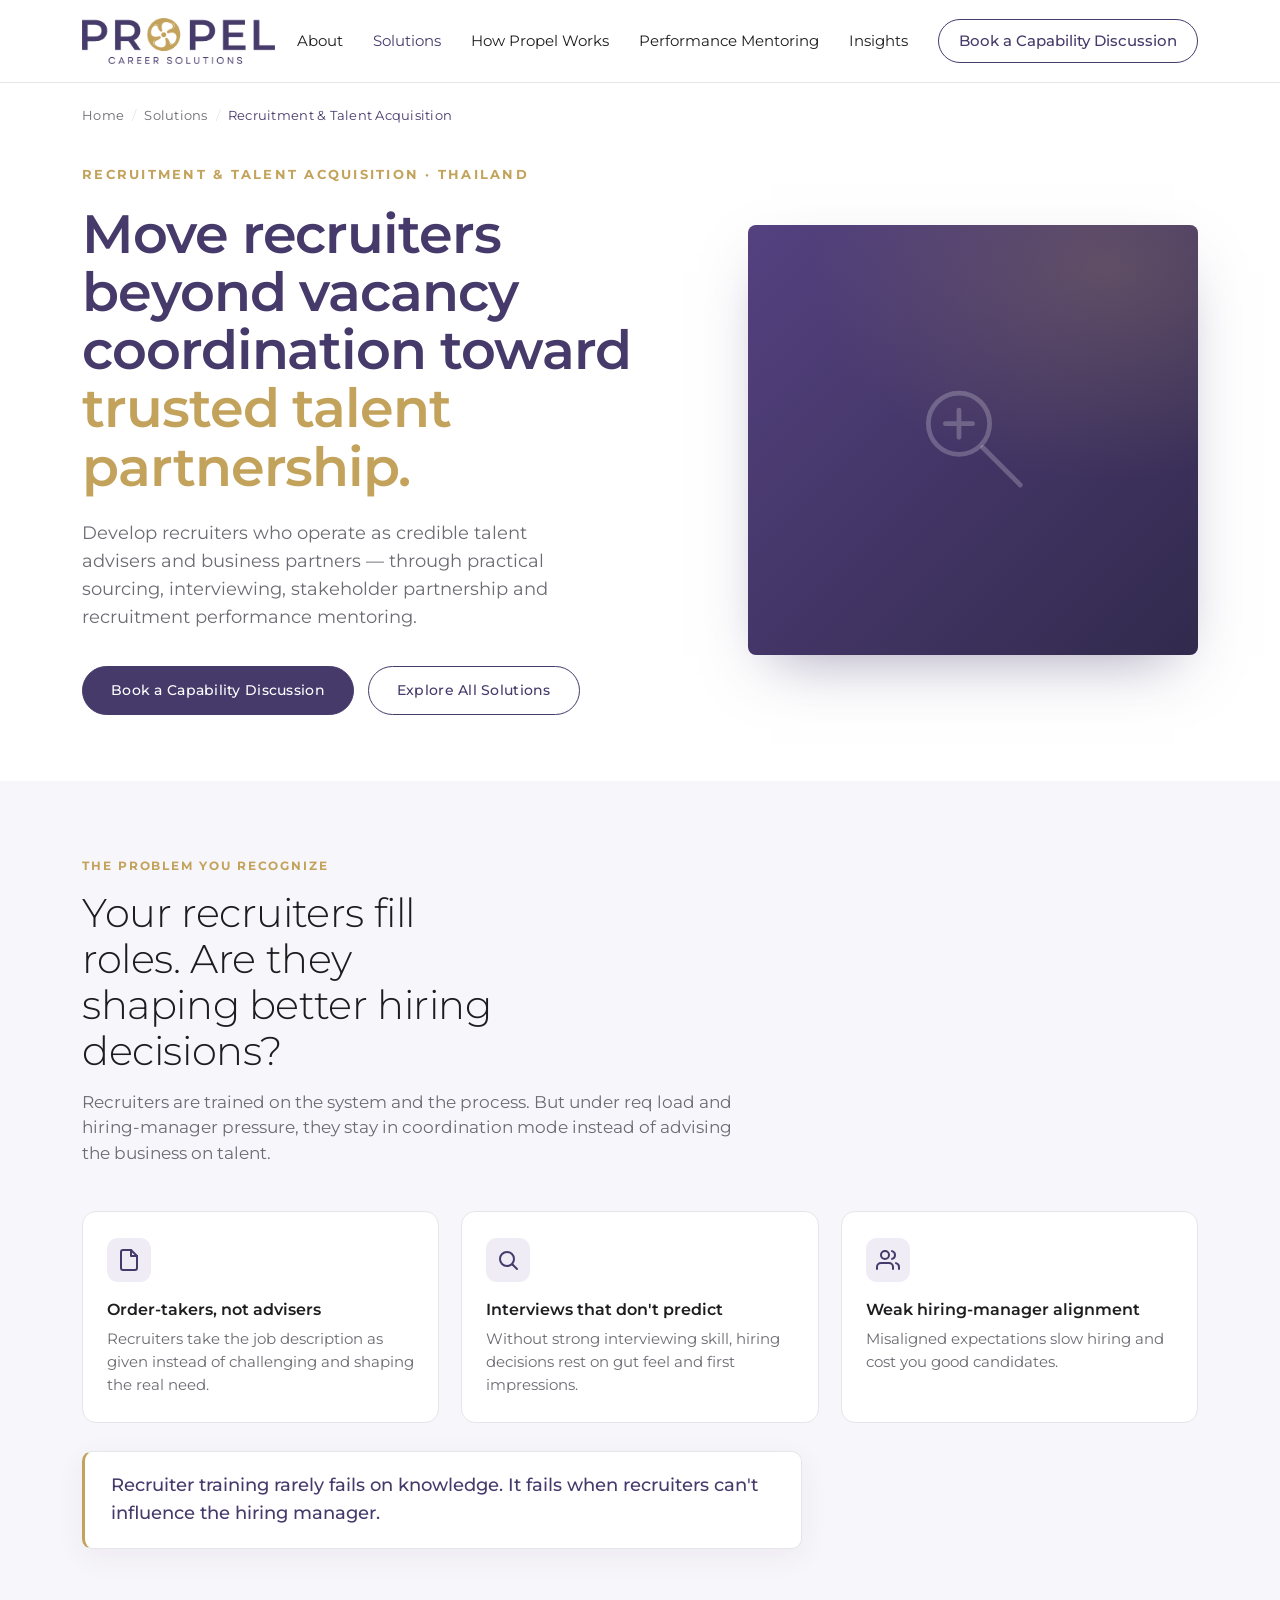
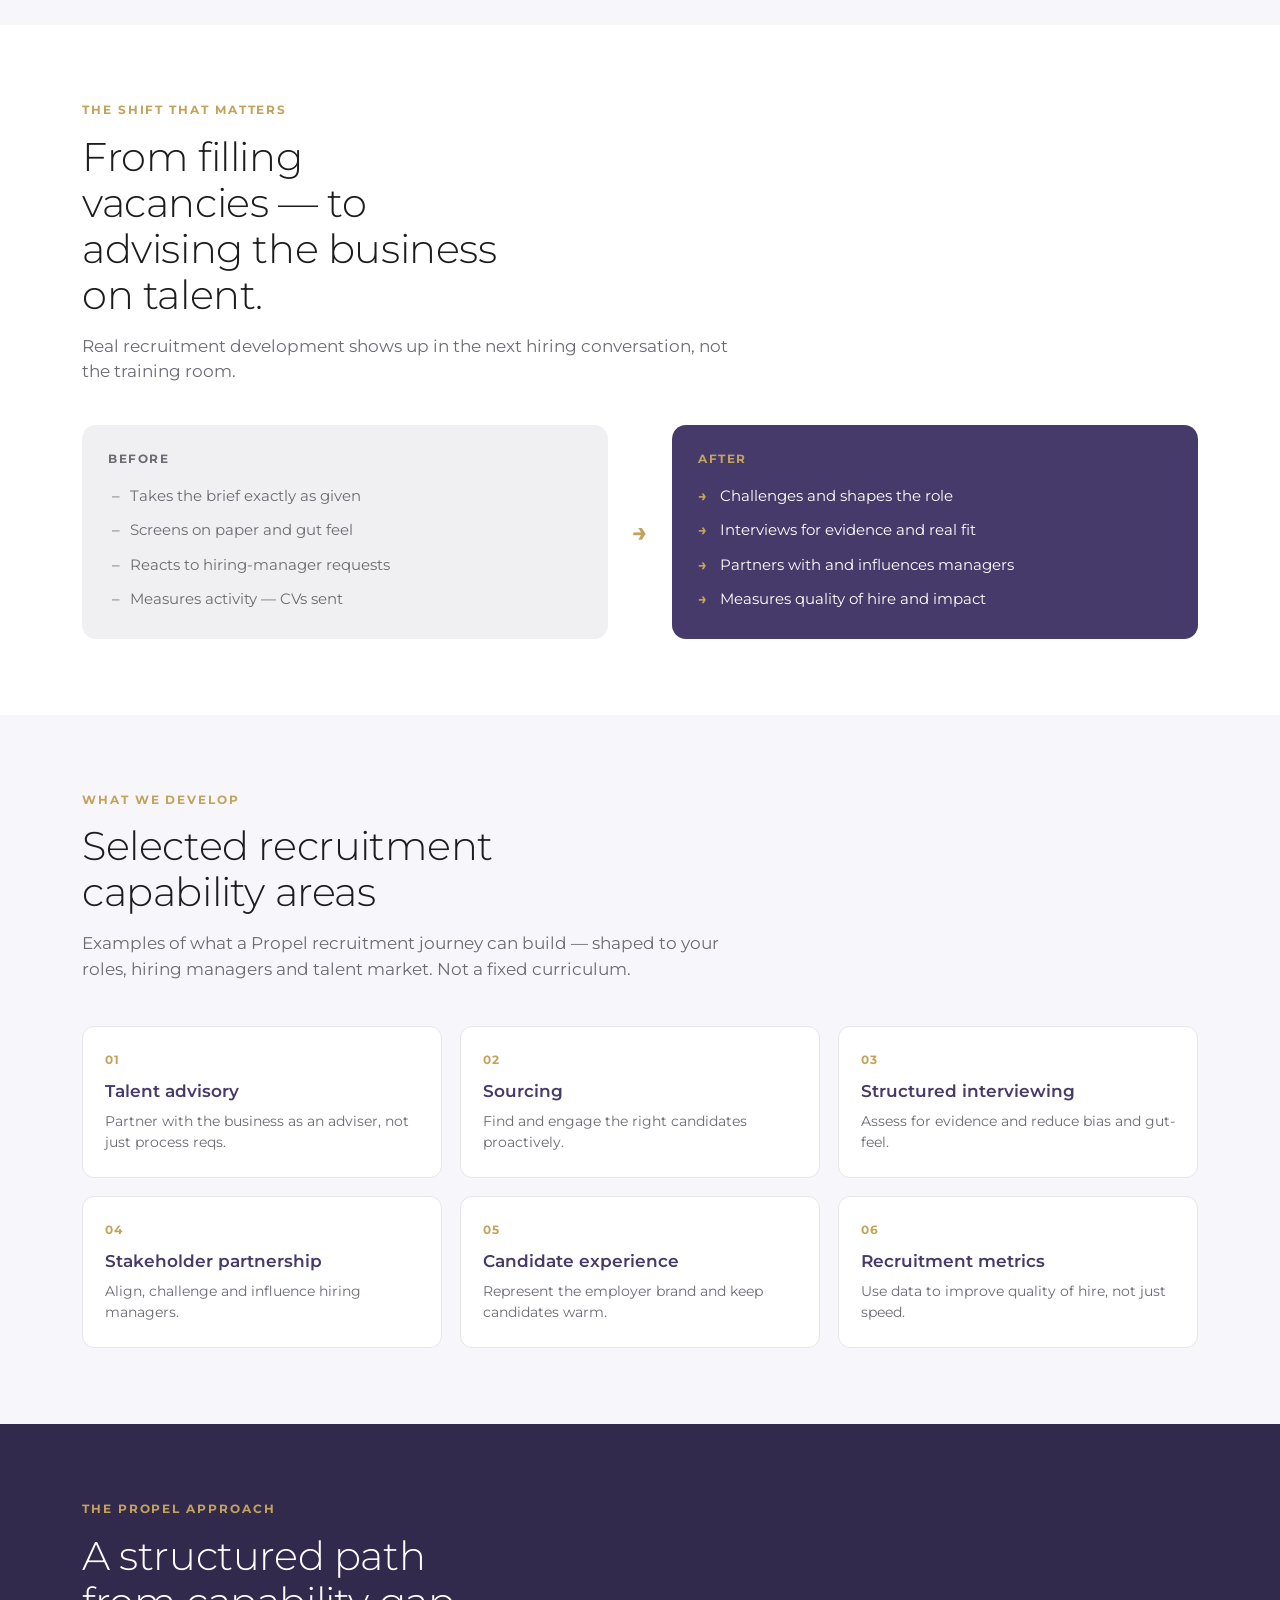
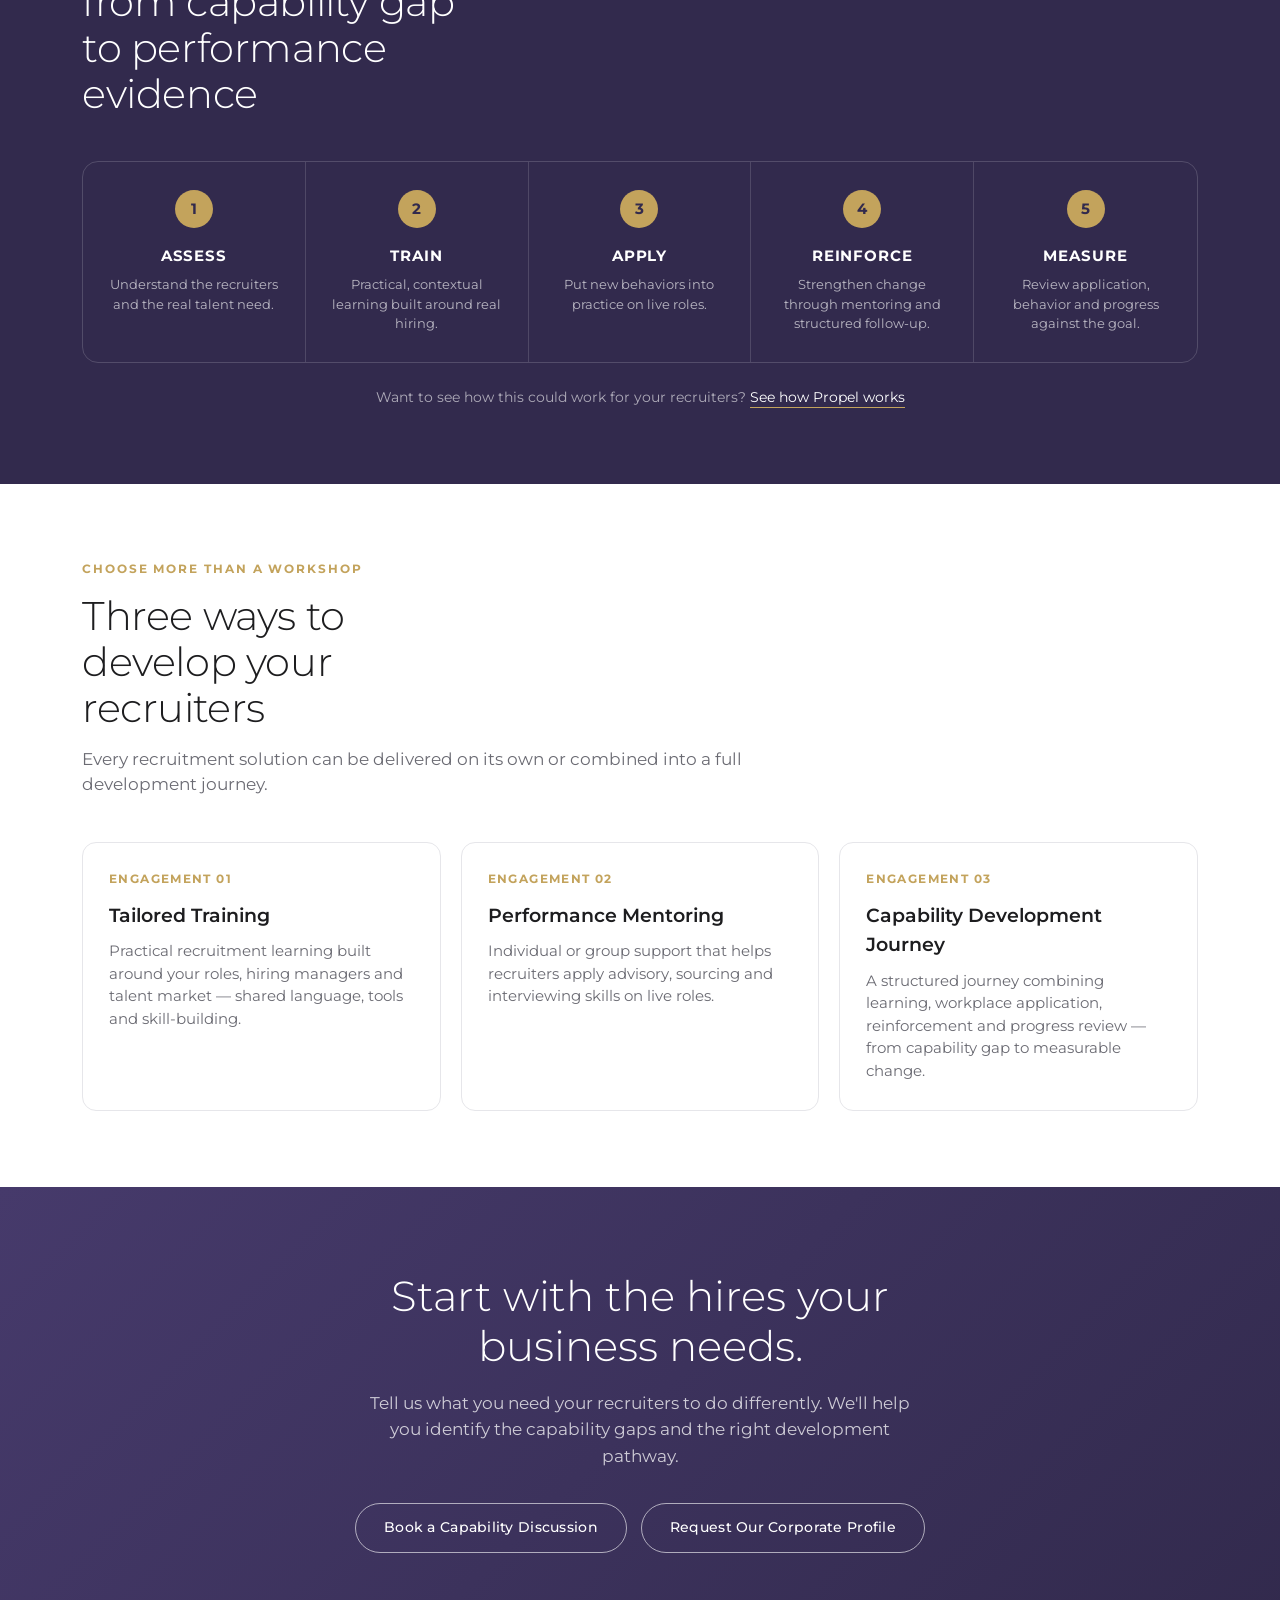
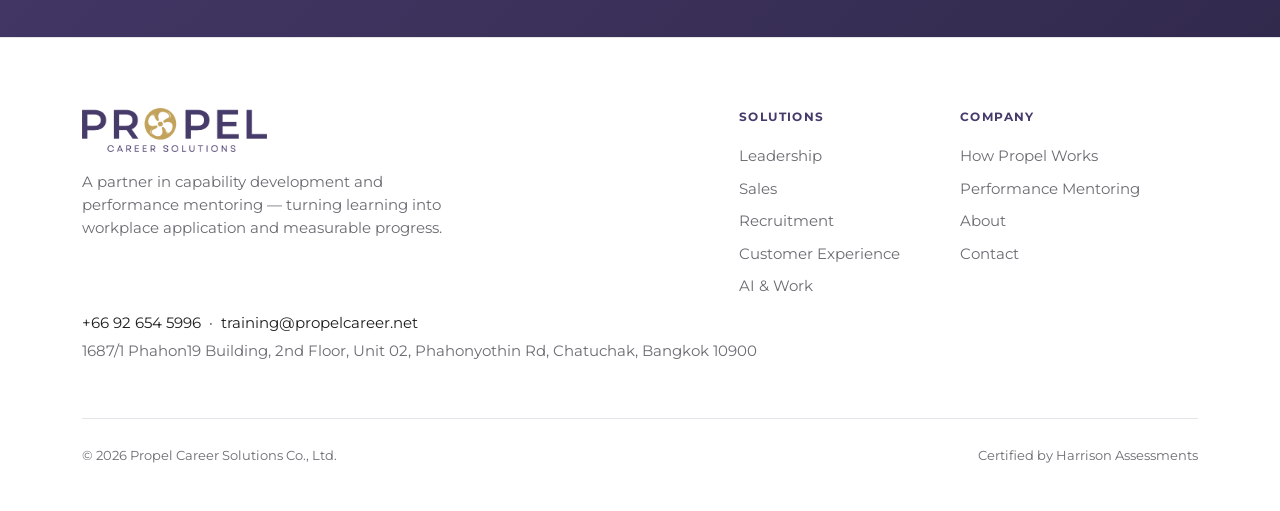
<file: recruitment-training-thailand.html>
<!DOCTYPE html>
<html lang="en">
<head>
<meta charset="UTF-8" />
<meta name="viewport" content="width=device-width, initial-scale=1.0" />
<title>Recruitment &amp; Talent Acquisition Training Thailand | Propel</title>
<meta name="description" content="Develop recruiters as credible talent advisers through practical sourcing, interviewing, stakeholder partnership and recruitment performance mentoring." />
<link rel="preconnect" href="https://fonts.googleapis.com" />
<link rel="preconnect" href="https://fonts.gstatic.com" crossorigin />
<link href="https://fonts.googleapis.com/css2?family=Montserrat:wght@200;300;400;500;600;700&family=Prompt:wght@200;300;400;500;600;700&display=swap" rel="stylesheet" />
<link rel="stylesheet" href="assets/solution.css?v=2" />
<!-- structured-data -->
<script type="application/ld+json">
{
 "@context": "https://schema.org",
 "@graph": [
  {
   "@type": "Organization",
   "@id": "https://propelcareer.net/#org",
   "name": "Propel Career Solutions",
   "url": "https://propelcareer.net/",
   "logo": "https://propelcareer.net/assets/propel-logo-official.png",
   "description": "A partner in capability development and performance mentoring in Thailand — turning training into workplace application and measurable progress.",
   "email": "training@propelcareer.net",
   "telephone": "+66926545996",
   "address": {
    "@type": "PostalAddress",
    "streetAddress": "1687/1 Phahon19 Building, 2nd Floor, Unit 02, Phahonyothin Rd",
    "addressLocality": "Chatuchak",
    "addressRegion": "Bangkok",
    "postalCode": "10900",
    "addressCountry": "TH"
   }
  },
  {
   "@type": "Service",
   "serviceType": "Recruitment Training",
   "name": "Recruitment & Talent Acquisition Development",
   "description": "Develop recruiters as credible talent advisers through practical sourcing, interviewing, stakeholder partnership and recruitment performance mentoring.",
   "provider": {
    "@id": "https://propelcareer.net/#org"
   },
   "areaServed": {
    "@type": "Country",
    "name": "Thailand"
   },
   "url": "https://propelcareer.net/recruitment-training-thailand.html"
  },
  {
   "@type": "BreadcrumbList",
   "itemListElement": [
    {
     "@type": "ListItem",
     "position": 1,
     "name": "Home",
     "item": "https://propelcareer.net/"
    },
    {
     "@type": "ListItem",
     "position": 2,
     "name": "Solutions",
     "item": "https://propelcareer.net/solutions.html"
    },
    {
     "@type": "ListItem",
     "position": 3,
     "name": "Recruitment & Talent Acquisition",
     "item": "https://propelcareer.net/recruitment-training-thailand.html"
    }
   ]
  }
 ]
}
</script>
</head>
<body>

<header class="nav">
  <div class="wrap nav-inner">
    <a class="logo" href="index.html"><img src="assets/propel-logo-official.png" alt="Propel Career Solutions" /></a>
    <nav class="links">
      <a href="about.html">About</a>
      <a href="solutions.html" class="active">Solutions</a>
      <a href="how-propel-works.html">How Propel Works</a>
      <a href="performance-mentoring.html">Performance Mentoring</a>
      <a href="insights.html">Insights</a>
      <a href="contact.html" class="cta">Book a Capability Discussion</a>
      <button class="hamburger" aria-label="Menu" onclick="toggleMenu()"><span></span><span></span><span></span></button>
    </nav>
  </div>
  <div class="mobile-menu" id="mmenu">
    <a href="about.html">About</a>
    <a href="solutions.html">Solutions</a>
    <a href="how-propel-works.html">How Propel Works</a>
    <a href="performance-mentoring.html">Performance Mentoring</a>
    <a href="insights.html">Insights</a>
    <a href="contact.html" class="book">Book a Capability Discussion</a>
  </div>
</header>

<section class="wrap">
  <div class="crumb">
    <a href="index.html">Home</a><span class="sep">/</span><a href="solutions.html">Solutions</a><span class="sep">/</span><span class="here">Recruitment &amp; Talent Acquisition</span>
  </div>
</section>

<section class="hero wrap">
  <div class="hero-grid">
    <div>
      <div class="kicker">Recruitment &amp; Talent Acquisition · Thailand</div>
      <h1>Move recruiters beyond vacancy coordination toward <span class="gold">trusted talent partnership.</span></h1>
      <p class="hero-sub">Develop recruiters who operate as credible talent advisers and business partners — through practical sourcing, interviewing, stakeholder partnership and recruitment performance mentoring.</p>
      <div class="hero-cta">
        <a href="contact.html" class="btn btn-fill">Book a Capability Discussion</a>
        <a href="solutions.html" class="btn">Explore All Solutions</a>
      </div>
    </div>
    <div class="hero-img abstract" role="img" aria-label="Recruitment and talent acquisition development">
      <svg viewBox="0 0 48 48" fill="none" stroke="currentColor" stroke-width="1.4" stroke-linecap="round" stroke-linejoin="round"><circle cx="20" cy="19" r="9"/><path d="M27 26l11 11"/><path d="M20 15v8M16 19h8"/></svg>
    </div>
  </div>
</section>

<section class="sec sec-tint">
  <div class="wrap">
    <div class="eyebrow">The problem you recognize</div>
    <h2>Your recruiters fill roles. Are they shaping better hiring decisions?</h2>
    <p class="intro">Recruiters are trained on the system and the process. But under req load and hiring-manager pressure, they stay in coordination mode instead of advising the business on talent.</p>
    <div class="symptoms">
      <div class="symptom">
        <div class="sx-ic"><svg viewBox="0 0 24 24" fill="none" stroke="currentColor" stroke-width="2" stroke-linecap="round" stroke-linejoin="round"><path d="M14 2H6a2 2 0 0 0-2 2v16a2 2 0 0 0 2 2h12a2 2 0 0 0 2-2V8z"/><path d="M14 2v6h6"/></svg></div>
        <p><b>Order-takers, not advisers</b>Recruiters take the job description as given instead of challenging and shaping the real need.</p>
      </div>
      <div class="symptom">
        <div class="sx-ic"><svg viewBox="0 0 24 24" fill="none" stroke="currentColor" stroke-width="2" stroke-linecap="round" stroke-linejoin="round"><circle cx="11" cy="11" r="7"/><line x1="21" y1="21" x2="16.5" y2="16.5"/></svg></div>
        <p><b>Interviews that don't predict</b>Without strong interviewing skill, hiring decisions rest on gut feel and first impressions.</p>
      </div>
      <div class="symptom">
        <div class="sx-ic"><svg viewBox="0 0 24 24" fill="none" stroke="currentColor" stroke-width="2" stroke-linecap="round" stroke-linejoin="round"><path d="M17 21v-2a4 4 0 0 0-4-4H5a4 4 0 0 0-4 4v2"/><circle cx="9" cy="7" r="4"/><path d="M23 21v-2a4 4 0 0 0-3-3.87M16 3.13a4 4 0 0 1 0 7.75"/></svg></div>
        <p><b>Weak hiring-manager alignment</b>Misaligned expectations slow hiring and cost you good candidates.</p>
      </div>
    </div>
    <div class="curio">Recruiter training rarely fails on knowledge. It fails when recruiters can't influence the hiring manager.</div>
  </div>
</section>

<section class="sec">
  <div class="wrap">
    <div class="eyebrow">The shift that matters</div>
    <h2>From filling vacancies — to advising the business on talent.</h2>
    <p class="intro">Real recruitment development shows up in the next hiring conversation, not the training room.</p>
    <div class="shift">
      <div class="shift-col shift-from">
        <div class="lab">Before</div>
        <ul>
          <li>Takes the brief exactly as given</li>
          <li>Screens on paper and gut feel</li>
          <li>Reacts to hiring-manager requests</li>
          <li>Measures activity — CVs sent</li>
        </ul>
      </div>
      <div class="shift-mid">→</div>
      <div class="shift-col shift-to">
        <div class="lab">After</div>
        <ul>
          <li>Challenges and shapes the role</li>
          <li>Interviews for evidence and real fit</li>
          <li>Partners with and influences managers</li>
          <li>Measures quality of hire and impact</li>
        </ul>
      </div>
    </div>
  </div>
</section>

<section class="sec sec-tint">
  <div class="wrap">
    <div class="eyebrow">What we develop</div>
    <h2>Selected recruitment capability areas</h2>
    <p class="intro">Examples of what a Propel recruitment journey can build — shaped to your roles, hiring managers and talent market. Not a fixed curriculum.</p>
    <div class="caps">
      <div class="cap"><div class="num">01</div><h3>Talent advisory</h3><p>Partner with the business as an adviser, not just process reqs.</p></div>
      <div class="cap"><div class="num">02</div><h3>Sourcing</h3><p>Find and engage the right candidates proactively.</p></div>
      <div class="cap"><div class="num">03</div><h3>Structured interviewing</h3><p>Assess for evidence and reduce bias and gut-feel.</p></div>
      <div class="cap"><div class="num">04</div><h3>Stakeholder partnership</h3><p>Align, challenge and influence hiring managers.</p></div>
      <div class="cap"><div class="num">05</div><h3>Candidate experience</h3><p>Represent the employer brand and keep candidates warm.</p></div>
      <div class="cap"><div class="num">06</div><h3>Recruitment metrics</h3><p>Use data to improve quality of hire, not just speed.</p></div>
    </div>
  </div>
</section>

<section class="sec sec-dark">
  <div class="wrap">
    <div class="eyebrow">The Propel approach</div>
    <h2>A structured path from capability gap to performance evidence</h2>
    <div class="method">
      <div class="mstep"><div class="mnum">1</div><h3>Assess</h3><p>Understand the recruiters and the real talent need.</p></div>
      <div class="mstep"><div class="mnum">2</div><h3>Train</h3><p>Practical, contextual learning built around real hiring.</p></div>
      <div class="mstep"><div class="mnum">3</div><h3>Apply</h3><p>Put new behaviors into practice on live roles.</p></div>
      <div class="mstep"><div class="mnum">4</div><h3>Reinforce</h3><p>Strengthen change through mentoring and structured follow-up.</p></div>
      <div class="mstep"><div class="mnum">5</div><h3>Measure</h3><p>Review application, behavior and progress against the goal.</p></div>
    </div>
    <p class="method-foot">Want to see how this could work for your recruiters? <a href="how-propel-works.html">See how Propel works</a></p>
  </div>
</section>

<section class="sec">
  <div class="wrap">
    <div class="eyebrow">Choose more than a workshop</div>
    <h2>Three ways to develop your recruiters</h2>
    <p class="intro">Every recruitment solution can be delivered on its own or combined into a full development journey.</p>
    <div class="engage">
      <div class="eng"><div class="etag">Engagement 01</div><h3>Tailored Training</h3><p>Practical recruitment learning built around your roles, hiring managers and talent market — shared language, tools and skill-building.</p></div>
      <div class="eng"><div class="etag">Engagement 02</div><h3>Performance Mentoring</h3><p>Individual or group support that helps recruiters apply advisory, sourcing and interviewing skills on live roles.</p></div>
      <div class="eng"><div class="etag">Engagement 03</div><h3>Capability Development Journey</h3><p>A structured journey combining learning, workplace application, reinforcement and progress review — from capability gap to measurable change.</p></div>
    </div>
  </div>
</section>

<section class="sec sec-tint" style="display:none">
  <div class="wrap">
    <div class="proof">
      <div class="proof-text">
        <div class="eyebrow">From development activity to observable progress</div>
        <h2>What changed when the workshop ended.</h2>
        <p>A short, anonymized look at a recruitment journey — the situation, the approach, and the progress recruiters made back on live roles.</p>
        <a href="contact.html" class="btn btn-gold">Request the Case Study</a>
      </div>
      <div class="proof-card">
        <span class="draft">Draft · pending approval</span>
        <div class="ql">Recruitment capability · anonymized</div>
        <h3>"Recruiters started challenging the brief — and hiring managers started listening."</h3>
        <p>A structured learning and follow-up journey helped a recruitment team move from coordination to advisory — sharpening sourcing, interviewing and stakeholder conversations, with progress reviewed on real roles.</p>
      </div>
    </div>
  </div>
</section>

<section class="final">
  <div class="wrap">
    <h2>Start with the hires your business needs.</h2>
    <p>Tell us what you need your recruiters to do differently. We'll help you identify the capability gaps and the right development pathway.</p>
    <div class="final-cta">
      <a href="contact.html" class="btn btn-light">Book a Capability Discussion</a>
      <a href="contact.html" class="btn btn-light">Request Our Corporate Profile</a>
    </div>
  </div>
</section>

<footer class="foot">
  <div class="wrap">
    <div class="foot-top">
      <div class="foot-brand">
        <img src="assets/propel-logo-official.png" alt="Propel Career Solutions" />
        <p>A partner in capability development and performance mentoring — turning learning into workplace application and measurable progress.</p>
      </div>
      <div class="foot-links">
        <div class="foot-col">
          <h4>Solutions</h4>
          <a href="leadership-training-thailand.html">Leadership</a>
          <a href="sales-training-thailand.html">Sales</a>
          <a href="recruitment-training-thailand.html">Recruitment</a>
          <a href="customer-service-training-thailand.html">Customer Experience</a>
          <a href="ai-training-thailand.html">AI &amp; Work</a>
        </div>
        <div class="foot-col">
          <h4>Company</h4>
          <a href="how-propel-works.html">How Propel Works</a>
          <a href="performance-mentoring.html">Performance Mentoring</a>
          <a href="about.html">About</a>
          <a href="contact.html">Contact</a>
        </div>
      </div>
    </div>
    <div class="contact">
      <div>+66 92 654 5996 &nbsp;·&nbsp; training@propelcareer.net</div>
      <div class="muted">1687/1 Phahon19 Building, 2nd Floor, Unit 02, Phahonyothin Rd, Chatuchak, Bangkok 10900</div>
    </div>
    <div class="legal">
      <div>© 2026 Propel Career Solutions Co., Ltd.</div>
      <div>Certified by Harrison Assessments</div>
    </div>
  </div>
</footer>

<script>
function toggleMenu(){
  document.getElementById('mmenu').classList.toggle('open');
  document.querySelector('.hamburger').classList.toggle('open');
}
</script>
</body>
</html>
</file>
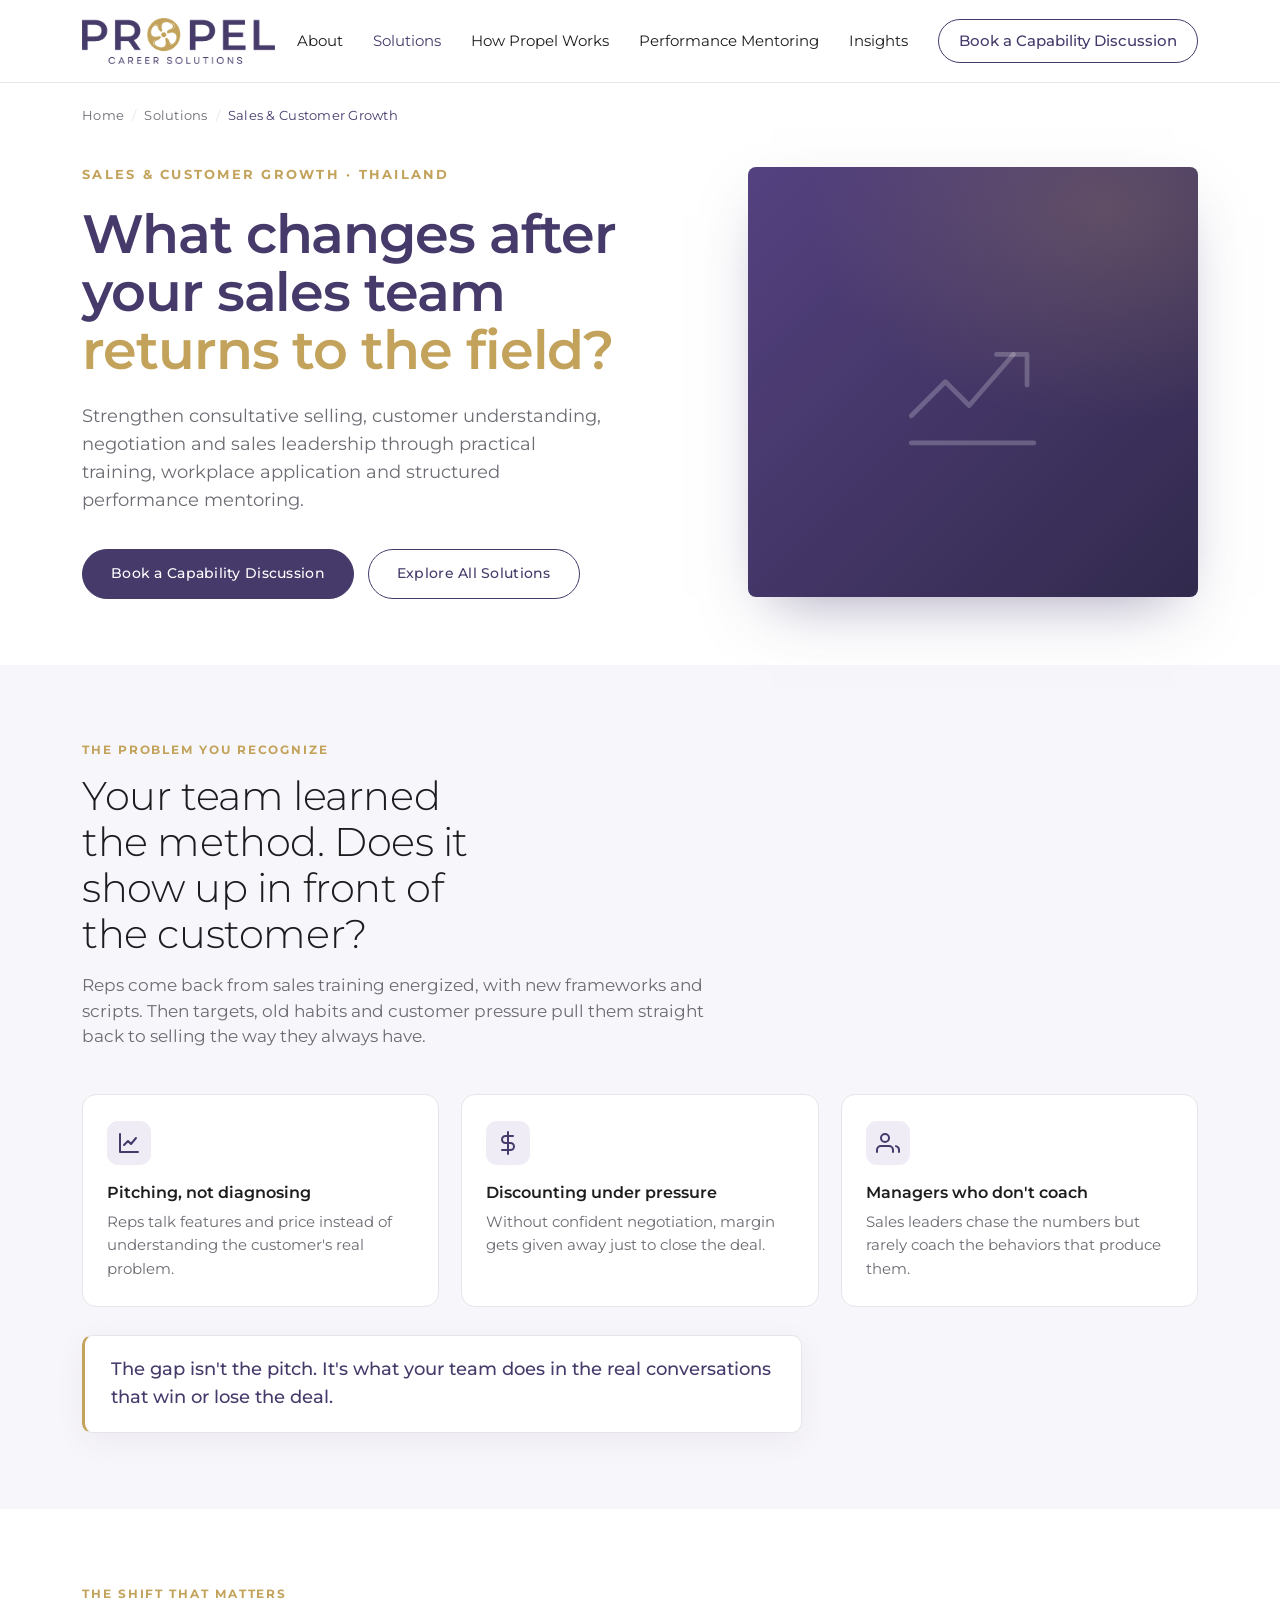
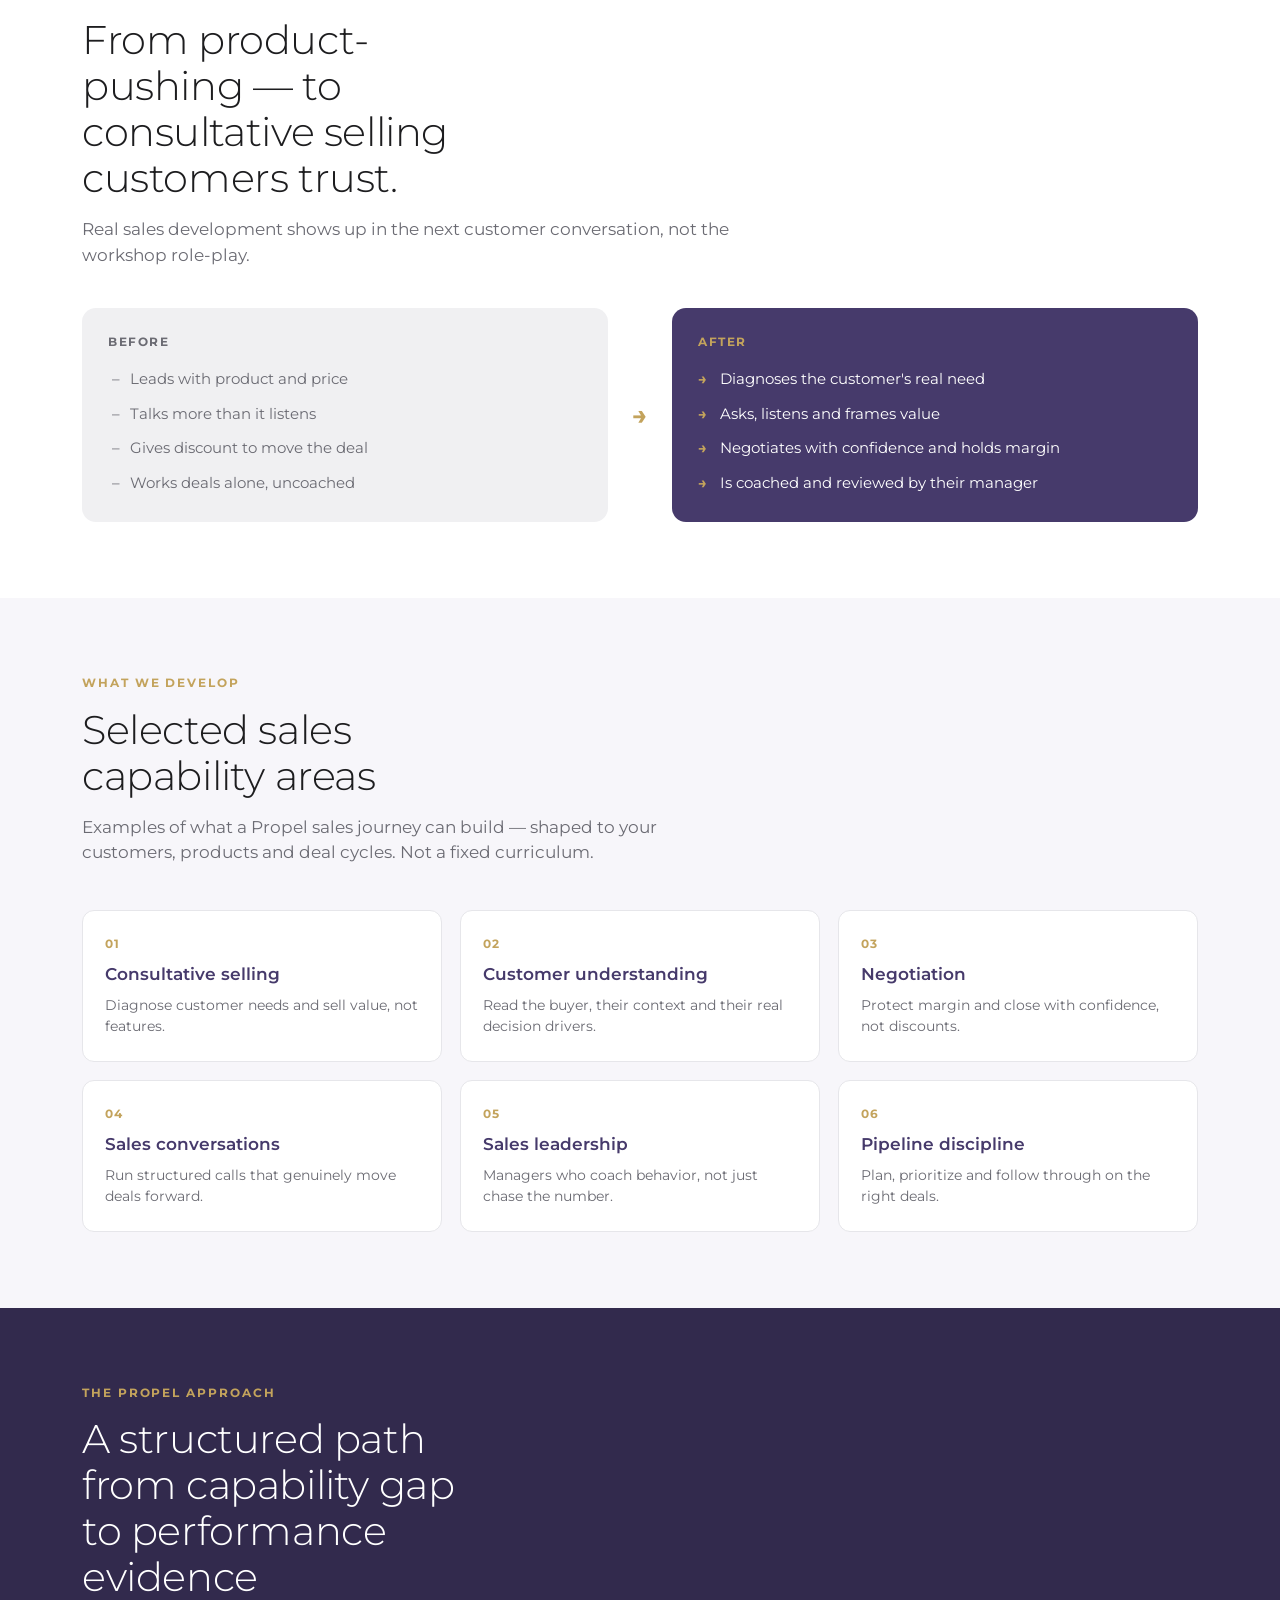
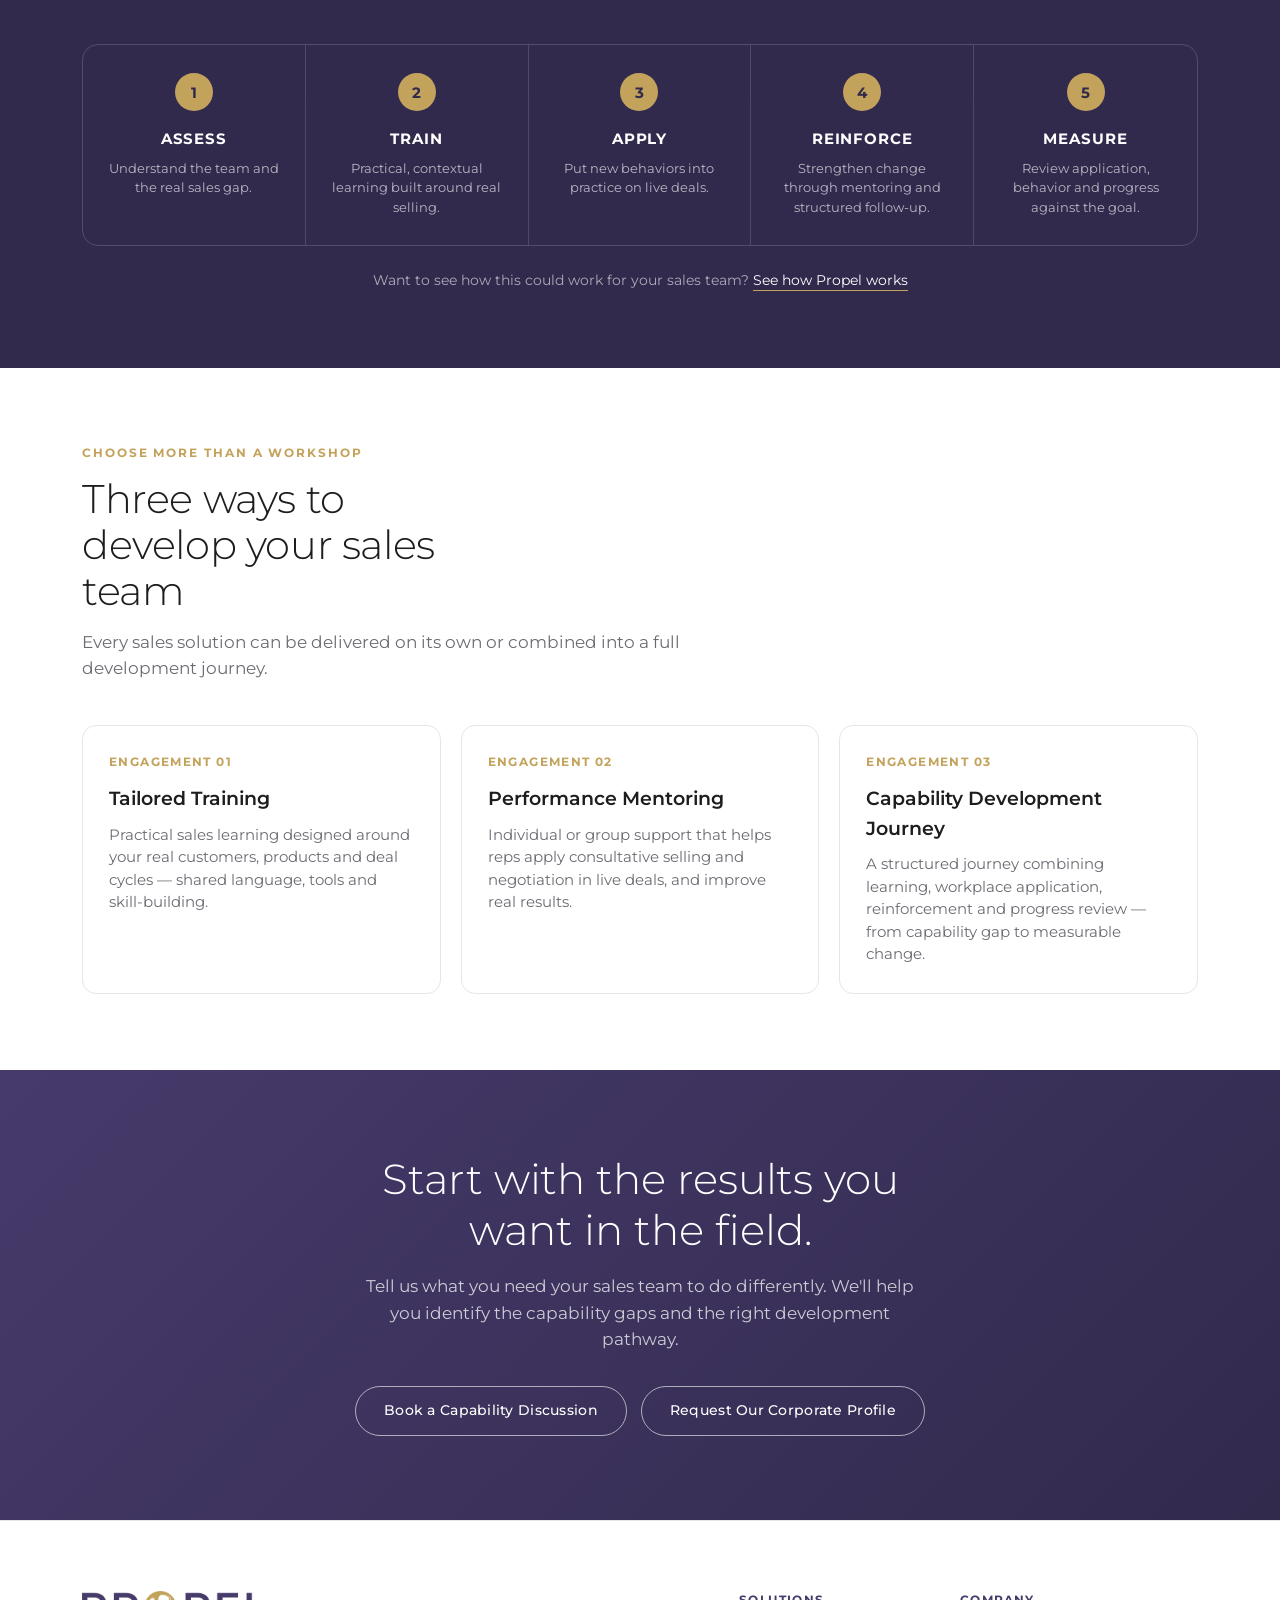
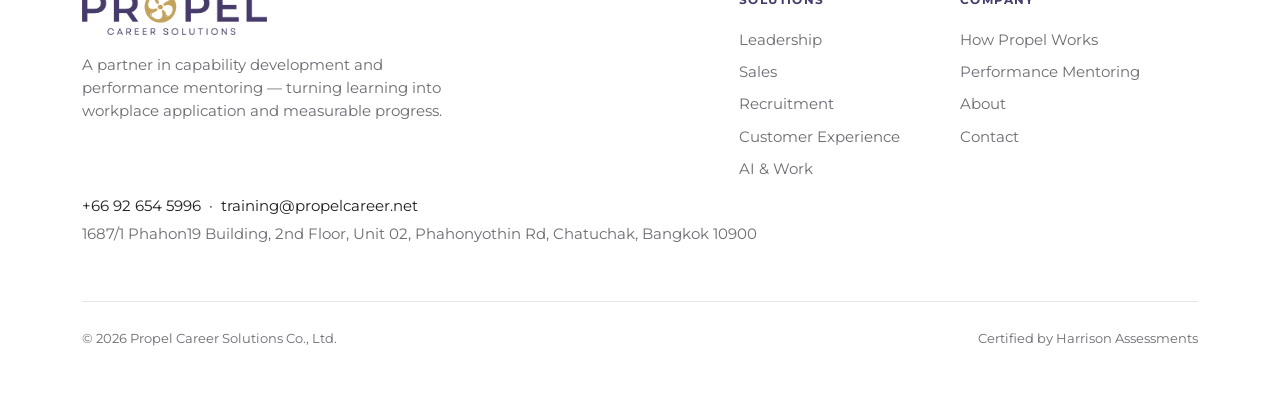
<file: sales-training-thailand.html>
<!DOCTYPE html>
<html lang="en">
<head>
<meta charset="UTF-8" />
<meta name="viewport" content="width=device-width, initial-scale=1.0" />
<title>Sales Training &amp; Performance Mentoring Thailand | Propel</title>
<meta name="description" content="Strengthen consultative selling, negotiation, sales leadership and field execution through practical sales training and structured follow-up in Thailand." />
<link rel="preconnect" href="https://fonts.googleapis.com" />
<link rel="preconnect" href="https://fonts.gstatic.com" crossorigin />
<link href="https://fonts.googleapis.com/css2?family=Montserrat:wght@200;300;400;500;600;700&family=Prompt:wght@200;300;400;500;600;700&display=swap" rel="stylesheet" />
<link rel="stylesheet" href="assets/solution.css?v=2" />
<!-- structured-data -->
<script type="application/ld+json">
{
 "@context": "https://schema.org",
 "@graph": [
  {
   "@type": "Organization",
   "@id": "https://propelcareer.net/#org",
   "name": "Propel Career Solutions",
   "url": "https://propelcareer.net/",
   "logo": "https://propelcareer.net/assets/propel-logo-official.png",
   "description": "A partner in capability development and performance mentoring in Thailand — turning training into workplace application and measurable progress.",
   "email": "training@propelcareer.net",
   "telephone": "+66926545996",
   "address": {
    "@type": "PostalAddress",
    "streetAddress": "1687/1 Phahon19 Building, 2nd Floor, Unit 02, Phahonyothin Rd",
    "addressLocality": "Chatuchak",
    "addressRegion": "Bangkok",
    "postalCode": "10900",
    "addressCountry": "TH"
   }
  },
  {
   "@type": "Service",
   "serviceType": "Sales Training",
   "name": "Sales & Customer Growth Development",
   "description": "Strengthen consultative selling, negotiation, sales leadership and field execution through practical sales training and structured follow-up in Thailand.",
   "provider": {
    "@id": "https://propelcareer.net/#org"
   },
   "areaServed": {
    "@type": "Country",
    "name": "Thailand"
   },
   "url": "https://propelcareer.net/sales-training-thailand.html"
  },
  {
   "@type": "BreadcrumbList",
   "itemListElement": [
    {
     "@type": "ListItem",
     "position": 1,
     "name": "Home",
     "item": "https://propelcareer.net/"
    },
    {
     "@type": "ListItem",
     "position": 2,
     "name": "Solutions",
     "item": "https://propelcareer.net/solutions.html"
    },
    {
     "@type": "ListItem",
     "position": 3,
     "name": "Sales & Customer Growth",
     "item": "https://propelcareer.net/sales-training-thailand.html"
    }
   ]
  }
 ]
}
</script>
</head>
<body>

<header class="nav">
  <div class="wrap nav-inner">
    <a class="logo" href="index.html"><img src="assets/propel-logo-official.png" alt="Propel Career Solutions" /></a>
    <nav class="links">
      <a href="about.html">About</a>
      <a href="solutions.html" class="active">Solutions</a>
      <a href="how-propel-works.html">How Propel Works</a>
      <a href="performance-mentoring.html">Performance Mentoring</a>
      <a href="insights.html">Insights</a>
      <a href="contact.html" class="cta">Book a Capability Discussion</a>
      <button class="hamburger" aria-label="Menu" onclick="toggleMenu()"><span></span><span></span><span></span></button>
    </nav>
  </div>
  <div class="mobile-menu" id="mmenu">
    <a href="about.html">About</a>
    <a href="solutions.html">Solutions</a>
    <a href="how-propel-works.html">How Propel Works</a>
    <a href="performance-mentoring.html">Performance Mentoring</a>
    <a href="insights.html">Insights</a>
    <a href="contact.html" class="book">Book a Capability Discussion</a>
  </div>
</header>

<section class="wrap">
  <div class="crumb">
    <a href="index.html">Home</a><span class="sep">/</span><a href="solutions.html">Solutions</a><span class="sep">/</span><span class="here">Sales &amp; Customer Growth</span>
  </div>
</section>

<section class="hero wrap">
  <div class="hero-grid">
    <div>
      <div class="kicker">Sales &amp; Customer Growth · Thailand</div>
      <h1>What changes after your sales team <span class="gold">returns to the field?</span></h1>
      <p class="hero-sub">Strengthen consultative selling, customer understanding, negotiation and sales leadership through practical training, workplace application and structured performance mentoring.</p>
      <div class="hero-cta">
        <a href="contact.html" class="btn btn-fill">Book a Capability Discussion</a>
        <a href="solutions.html" class="btn">Explore All Solutions</a>
      </div>
    </div>
    <div class="hero-img abstract" role="img" aria-label="Sales and customer growth development">
      <svg viewBox="0 0 48 48" fill="none" stroke="currentColor" stroke-width="1.4" stroke-linecap="round" stroke-linejoin="round"><path d="M6 34l10-10 7 7 13-15"/><path d="M31 16h9v9"/><path d="M6 42h36"/></svg>
    </div>
  </div>
</section>

<section class="sec sec-tint">
  <div class="wrap">
    <div class="eyebrow">The problem you recognize</div>
    <h2>Your team learned the method. Does it show up in front of the customer?</h2>
    <p class="intro">Reps come back from sales training energized, with new frameworks and scripts. Then targets, old habits and customer pressure pull them straight back to selling the way they always have.</p>
    <div class="symptoms">
      <div class="symptom">
        <div class="sx-ic"><svg viewBox="0 0 24 24" fill="none" stroke="currentColor" stroke-width="2" stroke-linecap="round" stroke-linejoin="round"><path d="M3 3v18h18"/><path d="M7 14l4-4 3 3 5-6"/></svg></div>
        <p><b>Pitching, not diagnosing</b>Reps talk features and price instead of understanding the customer's real problem.</p>
      </div>
      <div class="symptom">
        <div class="sx-ic"><svg viewBox="0 0 24 24" fill="none" stroke="currentColor" stroke-width="2" stroke-linecap="round" stroke-linejoin="round"><line x1="12" y1="1" x2="12" y2="23"/><path d="M17 5H9.5a3.5 3.5 0 0 0 0 7h5a3.5 3.5 0 0 1 0 7H6"/></svg></div>
        <p><b>Discounting under pressure</b>Without confident negotiation, margin gets given away just to close the deal.</p>
      </div>
      <div class="symptom">
        <div class="sx-ic"><svg viewBox="0 0 24 24" fill="none" stroke="currentColor" stroke-width="2" stroke-linecap="round" stroke-linejoin="round"><path d="M17 21v-2a4 4 0 0 0-4-4H5a4 4 0 0 0-4 4v2"/><circle cx="9" cy="7" r="4"/><path d="M23 21v-2a4 4 0 0 0-3-3.87"/></svg></div>
        <p><b>Managers who don't coach</b>Sales leaders chase the numbers but rarely coach the behaviors that produce them.</p>
      </div>
    </div>
    <div class="curio">The gap isn't the pitch. It's what your team does in the real conversations that win or lose the deal.</div>
  </div>
</section>

<section class="sec">
  <div class="wrap">
    <div class="eyebrow">The shift that matters</div>
    <h2>From product-pushing — to consultative selling customers trust.</h2>
    <p class="intro">Real sales development shows up in the next customer conversation, not the workshop role-play.</p>
    <div class="shift">
      <div class="shift-col shift-from">
        <div class="lab">Before</div>
        <ul>
          <li>Leads with product and price</li>
          <li>Talks more than it listens</li>
          <li>Gives discount to move the deal</li>
          <li>Works deals alone, uncoached</li>
        </ul>
      </div>
      <div class="shift-mid">→</div>
      <div class="shift-col shift-to">
        <div class="lab">After</div>
        <ul>
          <li>Diagnoses the customer's real need</li>
          <li>Asks, listens and frames value</li>
          <li>Negotiates with confidence and holds margin</li>
          <li>Is coached and reviewed by their manager</li>
        </ul>
      </div>
    </div>
  </div>
</section>

<section class="sec sec-tint">
  <div class="wrap">
    <div class="eyebrow">What we develop</div>
    <h2>Selected sales capability areas</h2>
    <p class="intro">Examples of what a Propel sales journey can build — shaped to your customers, products and deal cycles. Not a fixed curriculum.</p>
    <div class="caps">
      <div class="cap"><div class="num">01</div><h3>Consultative selling</h3><p>Diagnose customer needs and sell value, not features.</p></div>
      <div class="cap"><div class="num">02</div><h3>Customer understanding</h3><p>Read the buyer, their context and their real decision drivers.</p></div>
      <div class="cap"><div class="num">03</div><h3>Negotiation</h3><p>Protect margin and close with confidence, not discounts.</p></div>
      <div class="cap"><div class="num">04</div><h3>Sales conversations</h3><p>Run structured calls that genuinely move deals forward.</p></div>
      <div class="cap"><div class="num">05</div><h3>Sales leadership</h3><p>Managers who coach behavior, not just chase the number.</p></div>
      <div class="cap"><div class="num">06</div><h3>Pipeline discipline</h3><p>Plan, prioritize and follow through on the right deals.</p></div>
    </div>
  </div>
</section>

<section class="sec sec-dark">
  <div class="wrap">
    <div class="eyebrow">The Propel approach</div>
    <h2>A structured path from capability gap to performance evidence</h2>
    <div class="method">
      <div class="mstep"><div class="mnum">1</div><h3>Assess</h3><p>Understand the team and the real sales gap.</p></div>
      <div class="mstep"><div class="mnum">2</div><h3>Train</h3><p>Practical, contextual learning built around real selling.</p></div>
      <div class="mstep"><div class="mnum">3</div><h3>Apply</h3><p>Put new behaviors into practice on live deals.</p></div>
      <div class="mstep"><div class="mnum">4</div><h3>Reinforce</h3><p>Strengthen change through mentoring and structured follow-up.</p></div>
      <div class="mstep"><div class="mnum">5</div><h3>Measure</h3><p>Review application, behavior and progress against the goal.</p></div>
    </div>
    <p class="method-foot">Want to see how this could work for your sales team? <a href="how-propel-works.html">See how Propel works</a></p>
  </div>
</section>

<section class="sec">
  <div class="wrap">
    <div class="eyebrow">Choose more than a workshop</div>
    <h2>Three ways to develop your sales team</h2>
    <p class="intro">Every sales solution can be delivered on its own or combined into a full development journey.</p>
    <div class="engage">
      <div class="eng"><div class="etag">Engagement 01</div><h3>Tailored Training</h3><p>Practical sales learning designed around your real customers, products and deal cycles — shared language, tools and skill-building.</p></div>
      <div class="eng"><div class="etag">Engagement 02</div><h3>Performance Mentoring</h3><p>Individual or group support that helps reps apply consultative selling and negotiation in live deals, and improve real results.</p></div>
      <div class="eng"><div class="etag">Engagement 03</div><h3>Capability Development Journey</h3><p>A structured journey combining learning, workplace application, reinforcement and progress review — from capability gap to measurable change.</p></div>
    </div>
  </div>
</section>

<section class="sec sec-tint" style="display:none">
  <div class="wrap">
    <div class="proof">
      <div class="proof-text">
        <div class="eyebrow">From development activity to observable progress</div>
        <h2>What changed when the workshop ended.</h2>
        <p>A short, anonymized look at a sales journey — the situation, the approach, and the progress the team made back in the field.</p>
        <a href="contact.html" class="btn btn-gold">Request the Case Study</a>
      </div>
      <div class="proof-card">
        <span class="draft">Draft · pending approval</span>
        <div class="ql">Sales leadership · anonymized</div>
        <h3>"Sales managers moved from chasing numbers to coaching the conversations behind them."</h3>
        <p>A structured learning and follow-up journey helped sales managers strengthen their performance conversations, planning discipline and team accountability — with progress reviewed in the field, not just in the classroom.</p>
      </div>
    </div>
  </div>
</section>

<section class="final">
  <div class="wrap">
    <h2>Start with the results you want in the field.</h2>
    <p>Tell us what you need your sales team to do differently. We'll help you identify the capability gaps and the right development pathway.</p>
    <div class="final-cta">
      <a href="contact.html" class="btn btn-light">Book a Capability Discussion</a>
      <a href="contact.html" class="btn btn-light">Request Our Corporate Profile</a>
    </div>
  </div>
</section>

<footer class="foot">
  <div class="wrap">
    <div class="foot-top">
      <div class="foot-brand">
        <img src="assets/propel-logo-official.png" alt="Propel Career Solutions" />
        <p>A partner in capability development and performance mentoring — turning learning into workplace application and measurable progress.</p>
      </div>
      <div class="foot-links">
        <div class="foot-col">
          <h4>Solutions</h4>
          <a href="leadership-training-thailand.html">Leadership</a>
          <a href="sales-training-thailand.html">Sales</a>
          <a href="recruitment-training-thailand.html">Recruitment</a>
          <a href="customer-service-training-thailand.html">Customer Experience</a>
          <a href="ai-training-thailand.html">AI &amp; Work</a>
        </div>
        <div class="foot-col">
          <h4>Company</h4>
          <a href="how-propel-works.html">How Propel Works</a>
          <a href="performance-mentoring.html">Performance Mentoring</a>
          <a href="about.html">About</a>
          <a href="contact.html">Contact</a>
        </div>
      </div>
    </div>
    <div class="contact">
      <div>+66 92 654 5996 &nbsp;·&nbsp; training@propelcareer.net</div>
      <div class="muted">1687/1 Phahon19 Building, 2nd Floor, Unit 02, Phahonyothin Rd, Chatuchak, Bangkok 10900</div>
    </div>
    <div class="legal">
      <div>© 2026 Propel Career Solutions Co., Ltd.</div>
      <div>Certified by Harrison Assessments</div>
    </div>
  </div>
</footer>

<script>
function toggleMenu(){
  document.getElementById('mmenu').classList.toggle('open');
  document.querySelector('.hamburger').classList.toggle('open');
}
</script>
</body>
</html>
</file>
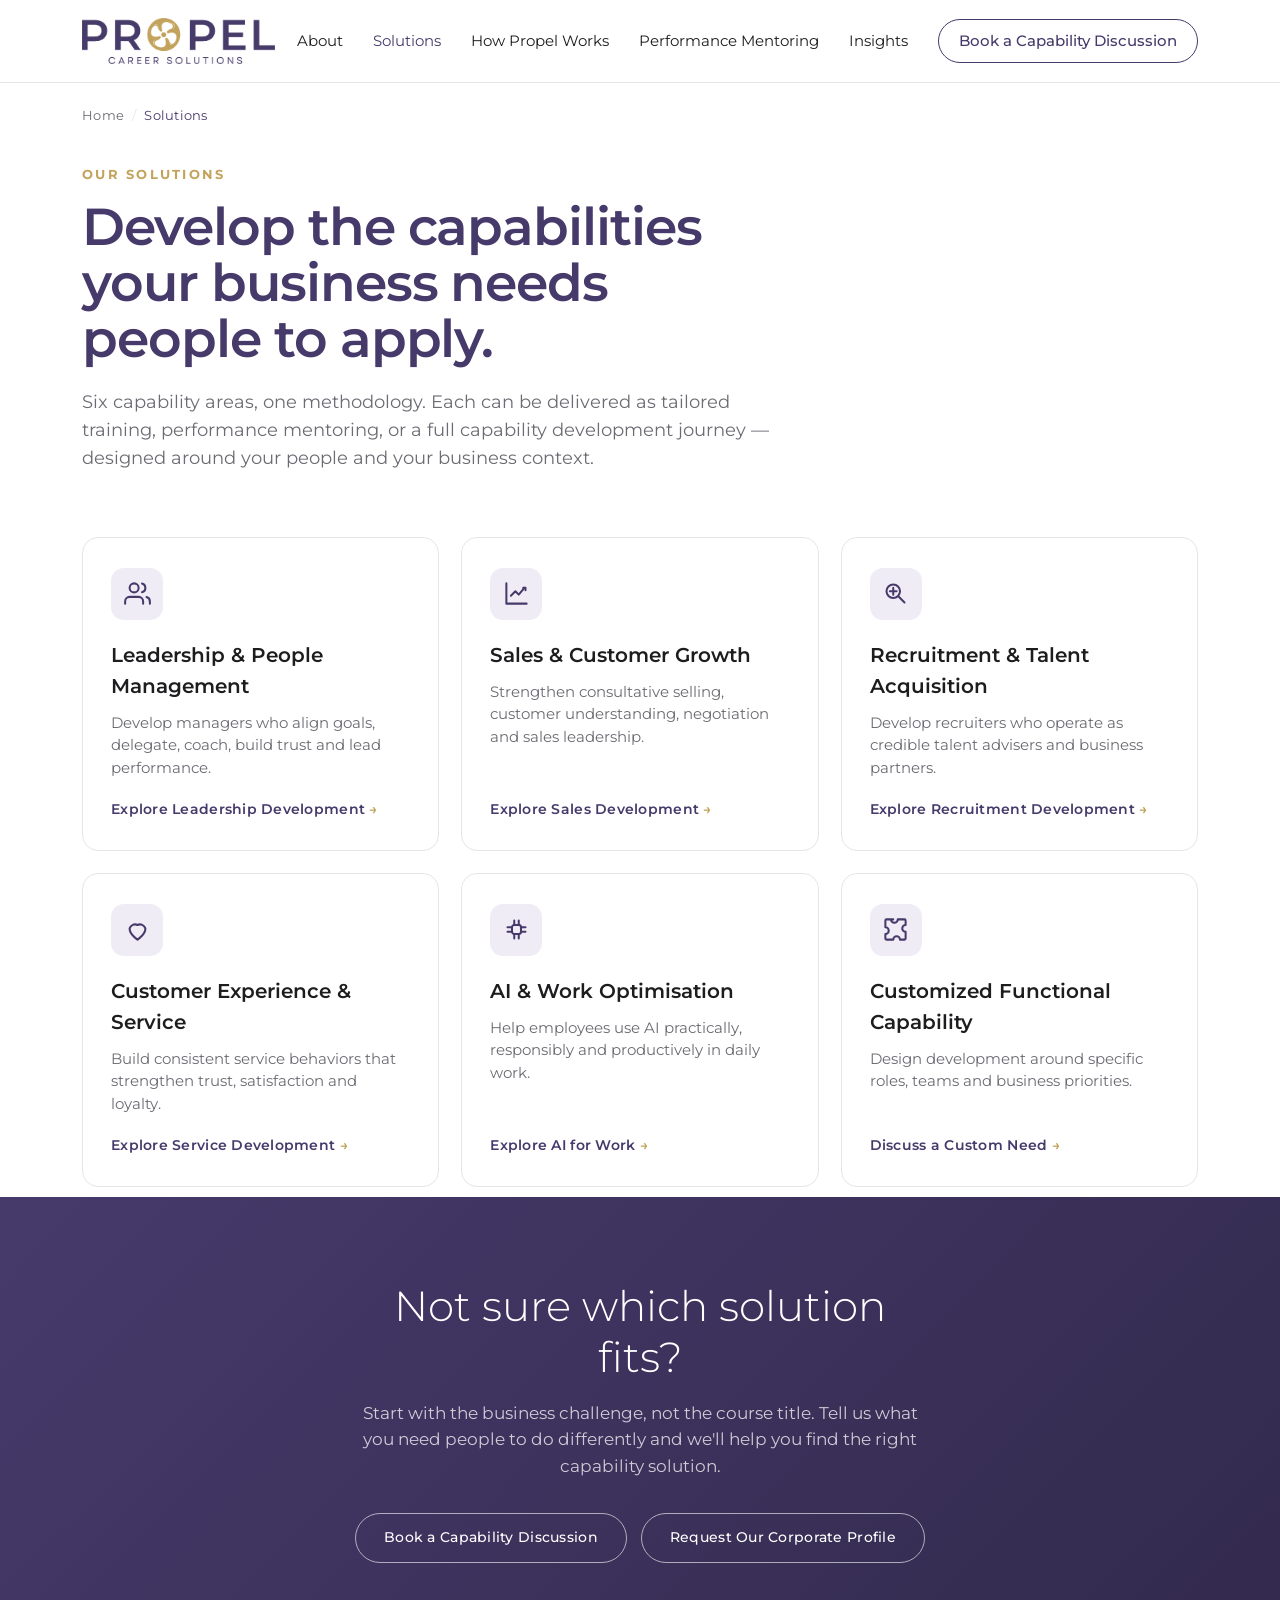
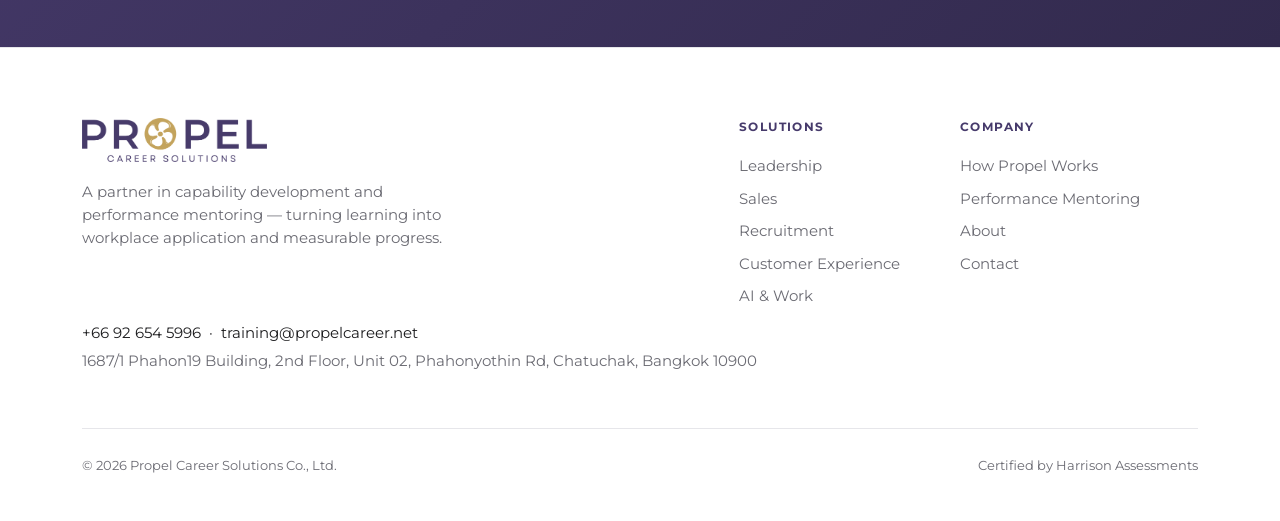
<file: solutions.html>
<!DOCTYPE html>
<html lang="en">
<head>
<meta charset="UTF-8" />
<meta name="viewport" content="width=device-width, initial-scale=1.0" />
<title>Corporate Training Solutions Thailand | Propel Career Solutions</title>
<meta name="description" content="Develop the capabilities your business needs people to apply — leadership, sales, recruitment, customer experience, AI and custom — through tailored training, performance mentoring and full capability development journeys in Thailand." />
<link rel="preconnect" href="https://fonts.googleapis.com" />
<link rel="preconnect" href="https://fonts.gstatic.com" crossorigin />
<link href="https://fonts.googleapis.com/css2?family=Montserrat:wght@200;300;400;500;600;700&family=Prompt:wght@200;300;400;500;600;700&display=swap" rel="stylesheet" />
<link rel="stylesheet" href="assets/solution.css?v=2" />
<!-- structured-data -->
<script type="application/ld+json">
{
 "@context": "https://schema.org",
 "@graph": [
  {
   "@type": "Organization",
   "@id": "https://propelcareer.net/#org",
   "name": "Propel Career Solutions",
   "url": "https://propelcareer.net/",
   "logo": "https://propelcareer.net/assets/propel-logo-official.png",
   "description": "A partner in capability development and performance mentoring in Thailand — turning training into workplace application and measurable progress.",
   "email": "training@propelcareer.net",
   "telephone": "+66926545996",
   "address": {
    "@type": "PostalAddress",
    "streetAddress": "1687/1 Phahon19 Building, 2nd Floor, Unit 02, Phahonyothin Rd",
    "addressLocality": "Chatuchak",
    "addressRegion": "Bangkok",
    "postalCode": "10900",
    "addressCountry": "TH"
   }
  },
  {
   "@type": "BreadcrumbList",
   "itemListElement": [
    {
     "@type": "ListItem",
     "position": 1,
     "name": "Home",
     "item": "https://propelcareer.net/"
    },
    {
     "@type": "ListItem",
     "position": 2,
     "name": "Solutions",
     "item": "https://propelcareer.net/solutions.html"
    }
   ]
  }
 ]
}
</script>
</head>
<body>

<header class="nav">
  <div class="wrap nav-inner">
    <a class="logo" href="index.html"><img src="assets/propel-logo-official.png" alt="Propel Career Solutions" /></a>
    <nav class="links">
      <a href="about.html">About</a>
      <a href="solutions.html" class="active">Solutions</a>
      <a href="how-propel-works.html">How Propel Works</a>
      <a href="performance-mentoring.html">Performance Mentoring</a>
      <a href="insights.html">Insights</a>
      <a href="contact.html" class="cta">Book a Capability Discussion</a>
      <button class="hamburger" aria-label="Menu" onclick="toggleMenu()"><span></span><span></span><span></span></button>
    </nav>
  </div>
  <div class="mobile-menu" id="mmenu">
    <a href="about.html">About</a>
    <a href="solutions.html">Solutions</a>
    <a href="how-propel-works.html">How Propel Works</a>
    <a href="performance-mentoring.html">Performance Mentoring</a>
    <a href="insights.html">Insights</a>
    <a href="contact.html" class="book">Book a Capability Discussion</a>
  </div>
</header>

<section class="wrap">
  <div class="crumb">
    <a href="index.html">Home</a><span class="sep">/</span><span class="here">Solutions</span>
  </div>
</section>

<section class="ov-hero wrap">
  <div class="kicker">Our Solutions</div>
  <h1>Develop the capabilities your business needs people to apply.</h1>
  <p>Six capability areas, one methodology. Each can be delivered as tailored training, performance mentoring, or a full capability development journey — designed around your people and your business context.</p>
</section>

<section class="wrap">
  <div class="sol-grid">
    <a class="sol" href="leadership-training-thailand.html">
      <div class="sic"><svg viewBox="0 0 24 24" fill="none" stroke="currentColor" stroke-width="1.8" stroke-linecap="round" stroke-linejoin="round"><path d="M17 21v-2a4 4 0 0 0-4-4H5a4 4 0 0 0-4 4v2"/><circle cx="9" cy="7" r="4"/><path d="M23 21v-2a4 4 0 0 0-3-3.87M16 3.13a4 4 0 0 1 0 7.75"/></svg></div>
      <h3>Leadership &amp; People Management</h3>
      <p>Develop managers who align goals, delegate, coach, build trust and lead performance.</p>
      <span class="go">Explore Leadership Development</span>
    </a>
    <a class="sol" href="sales-training-thailand.html">
      <div class="sic"><svg viewBox="0 0 24 24" fill="none" stroke="currentColor" stroke-width="1.8" stroke-linecap="round" stroke-linejoin="round"><path d="M3 3v18h18"/><path d="M7 14l4-4 3 3 5-6"/><path d="M18 7h2v2"/></svg></div>
      <h3>Sales &amp; Customer Growth</h3>
      <p>Strengthen consultative selling, customer understanding, negotiation and sales leadership.</p>
      <span class="go">Explore Sales Development</span>
    </a>
    <a class="sol" href="recruitment-training-thailand.html">
      <div class="sic"><svg viewBox="0 0 24 24" fill="none" stroke="currentColor" stroke-width="1.8" stroke-linecap="round" stroke-linejoin="round"><circle cx="10" cy="10" r="6"/><path d="M14.5 14.5 20 20"/><path d="M10 7v6M7 10h6"/></svg></div>
      <h3>Recruitment &amp; Talent Acquisition</h3>
      <p>Develop recruiters who operate as credible talent advisers and business partners.</p>
      <span class="go">Explore Recruitment Development</span>
    </a>
    <a class="sol" href="customer-service-training-thailand.html">
      <div class="sic"><svg viewBox="0 0 24 24" fill="none" stroke="currentColor" stroke-width="1.8" stroke-linecap="round" stroke-linejoin="round"><path d="M12 21s-7-4.5-7-10a5 5 0 0 1 7-3 5 5 0 0 1 7 3c0 5.5-7 10-7 10z"/></svg></div>
      <h3>Customer Experience &amp; Service</h3>
      <p>Build consistent service behaviors that strengthen trust, satisfaction and loyalty.</p>
      <span class="go">Explore Service Development</span>
    </a>
    <a class="sol" href="ai-training-thailand.html">
      <div class="sic"><svg viewBox="0 0 24 24" fill="none" stroke="currentColor" stroke-width="1.8" stroke-linecap="round" stroke-linejoin="round"><rect x="8" y="8" width="8" height="8" rx="2"/><path d="M10 4v4M14 4v4M10 16v4M14 16v4M4 10h4M4 14h4M16 10h4M16 14h4"/></svg></div>
      <h3>AI &amp; Work Optimisation</h3>
      <p>Help employees use AI practically, responsibly and productively in daily work.</p>
      <span class="go">Explore AI for Work</span>
    </a>
    <a class="sol" href="custom-corporate-training-thailand.html">
      <div class="sic"><svg viewBox="0 0 24 24" fill="none" stroke="currentColor" stroke-width="1.8" stroke-linecap="round" stroke-linejoin="round"><path d="M10 3H4a1 1 0 0 0-1 1v6a3 3 0 0 1 0 6v4a1 1 0 0 0 1 1h6a3 3 0 0 1 6 0h4a1 1 0 0 0 1-1v-6a3 3 0 0 1 0-6V4a1 1 0 0 0-1-1h-6a3 3 0 0 1-6 0z"/></svg></div>
      <h3>Customized Functional Capability</h3>
      <p>Design development around specific roles, teams and business priorities.</p>
      <span class="go">Discuss a Custom Need</span>
    </a>
  </div>
</section>

<section class="final">
  <div class="wrap">
    <h2>Not sure which solution fits?</h2>
    <p>Start with the business challenge, not the course title. Tell us what you need people to do differently and we'll help you find the right capability solution.</p>
    <div class="final-cta">
      <a href="contact.html" class="btn btn-light">Book a Capability Discussion</a>
      <a href="contact.html" class="btn btn-light">Request Our Corporate Profile</a>
    </div>
  </div>
</section>

<footer class="foot">
  <div class="wrap">
    <div class="foot-top">
      <div class="foot-brand">
        <img src="assets/propel-logo-official.png" alt="Propel Career Solutions" />
        <p>A partner in capability development and performance mentoring — turning learning into workplace application and measurable progress.</p>
      </div>
      <div class="foot-links">
        <div class="foot-col">
          <h4>Solutions</h4>
          <a href="leadership-training-thailand.html">Leadership</a>
          <a href="sales-training-thailand.html">Sales</a>
          <a href="recruitment-training-thailand.html">Recruitment</a>
          <a href="customer-service-training-thailand.html">Customer Experience</a>
          <a href="ai-training-thailand.html">AI &amp; Work</a>
        </div>
        <div class="foot-col">
          <h4>Company</h4>
          <a href="how-propel-works.html">How Propel Works</a>
          <a href="performance-mentoring.html">Performance Mentoring</a>
          <a href="about.html">About</a>
          <a href="contact.html">Contact</a>
        </div>
      </div>
    </div>
    <div class="contact">
      <div>+66 92 654 5996 &nbsp;·&nbsp; training@propelcareer.net</div>
      <div class="muted">1687/1 Phahon19 Building, 2nd Floor, Unit 02, Phahonyothin Rd, Chatuchak, Bangkok 10900</div>
    </div>
    <div class="legal">
      <div>© 2026 Propel Career Solutions Co., Ltd.</div>
      <div>Certified by Harrison Assessments</div>
    </div>
  </div>
</footer>

<script>
function toggleMenu(){
  document.getElementById('mmenu').classList.toggle('open');
  document.querySelector('.hamburger').classList.toggle('open');
}
</script>
</body>
</html>
</file>
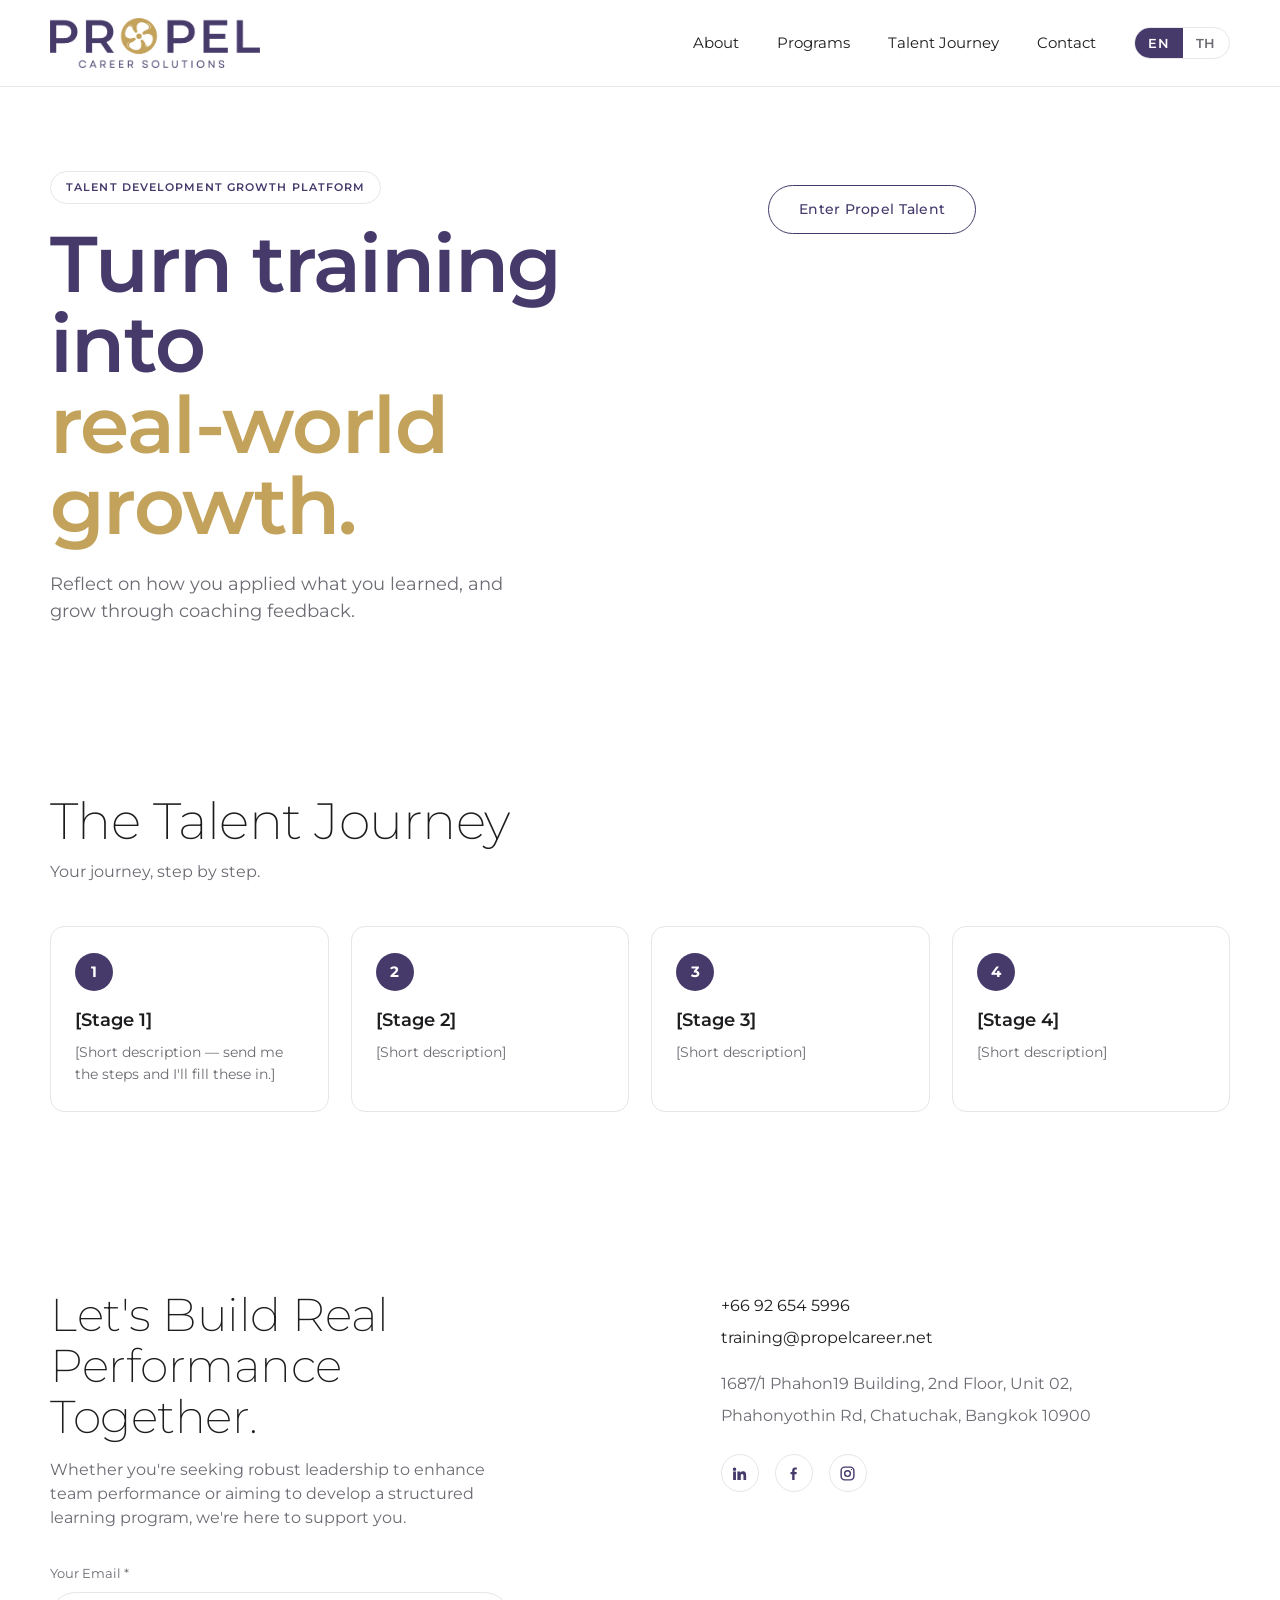
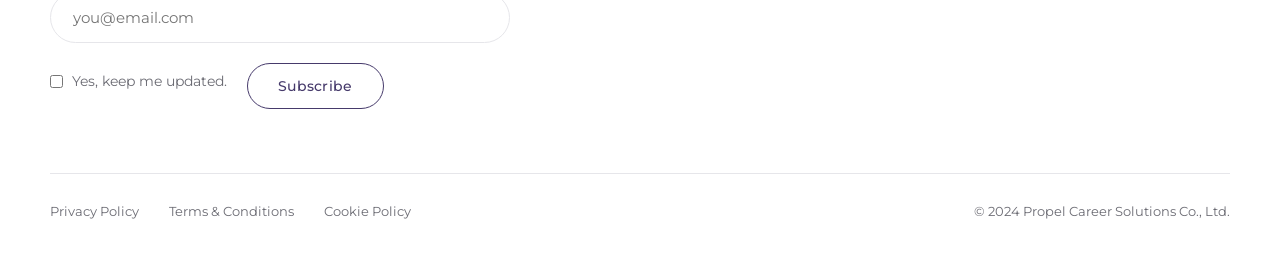
<file: talent-journey.html>
<!DOCTYPE html>
<html lang="en">
<head>
<meta charset="UTF-8" />
<meta name="viewport" content="width=device-width, initial-scale=1.0" />
<title>Talent Journey — Propel Career Solutions</title>
<link rel="preconnect" href="https://fonts.googleapis.com" />
<link rel="preconnect" href="https://fonts.gstatic.com" crossorigin />
<link href="https://fonts.googleapis.com/css2?family=Montserrat:wght@200;300;400;500;600;700&family=Prompt:wght@200;300;400;500;600;700&display=swap" rel="stylesheet" />

<!-- =================================================================== -->
<!--  ✏️  EDIT HERE — ALL WEBSITE TEXT LIVES IN THE <script> AT THE       -->
<!--      BOTTOM OF THIS FILE (look for the COPY block). Every line       -->
<!--      has an English (en) and Thai (th) version. Just replace the     -->
<!--      text between the quotes. Nothing else needs to change.          -->
<!-- =================================================================== -->

<style>
  :root{
    --purple:#463A6B;        /* brand purple */
    --purple-deep:#322A4D;   /* darker purple for dark sections */
    --gold:#C3A35C;          /* brand gold */
    --ink:#1d1d1f;           /* near-black text */
    --ink-soft:#6b6b73;      /* muted gray text */
    --line:#e6e6ea;          /* hairline borders */
    --bg:#ffffff;
    --bg-gray:#f0f0f2;       /* "As Seen On" light gray band */
    --maxw:1180px;
  }
  *{box-sizing:border-box;margin:0;padding:0}
  html{scroll-behavior:smooth}
  body{
    /* English -> Montserrat. Thai glyphs (absent in Montserrat) fall to Prompt */
    font-family:'Montserrat','Prompt',-apple-system,sans-serif;
    color:var(--ink);background:var(--bg);
    -webkit-font-smoothing:antialiased;line-height:1.5;
  }
  /* When Thai is selected, use Prompt for the whole UI */
  html[lang="th"] body{
    font-family:'Prompt','Montserrat',sans-serif;
  }
  .wrap{max-width:var(--maxw);margin:0 auto;padding:0 32px}
  a{color:inherit;text-decoration:none}
  img{max-width:100%;display:block}

  /* ---------- buttons ---------- */
  .btn{
    display:inline-block;border:1px solid var(--purple);color:var(--purple);
    border-radius:999px;padding:13px 30px;font-size:14px;font-weight:500;
    letter-spacing:.02em;transition:all .2s ease;cursor:pointer;background:none;
    font-family:inherit;
  }
  .btn:hover{background:var(--purple);color:#fff}
  .btn-gold{border-color:var(--gold);color:var(--gold)}
  .btn-gold:hover{background:var(--gold);color:#fff}
  .btn-light{border-color:rgba(255,255,255,.6);color:#fff}
  .btn-light:hover{background:#fff;color:var(--purple)}

  /* ---------- nav ---------- */
  header.nav{position:sticky;top:0;z-index:50;background:rgba(255,255,255,.92);
    backdrop-filter:blur(10px);border-bottom:1px solid var(--line)}
  .nav-inner{display:flex;align-items:center;justify-content:space-between;height:86px;padding-left:0;padding-right:0}
  .logo{display:flex;align-items:center}
  .logo img{height:50px;width:auto;display:block}
  nav.links{display:flex;align-items:center;gap:38px}
  nav.links a{font-size:15px;color:var(--ink);font-weight:400;transition:color .15s}
  nav.links a:hover{color:var(--purple)}
  .lang{display:flex;border:1px solid var(--line);border-radius:999px;overflow:hidden;font-size:12px}
  .lang button{border:none;background:none;padding:7px 13px;cursor:pointer;font-family:inherit;
    font-weight:600;color:var(--ink-soft);letter-spacing:.05em}
  .lang button.active{background:var(--purple);color:#fff}
  .hamburger{display:none;flex-direction:column;justify-content:center;gap:5px;
    background:none;border:none;cursor:pointer;padding:8px;margin-left:2px}
  .hamburger span{width:24px;height:2px;background:var(--purple);border-radius:2px;transition:.25s}
  .hamburger.open span:nth-child(1){transform:translateY(7px) rotate(45deg)}
  .hamburger.open span:nth-child(2){opacity:0}
  .hamburger.open span:nth-child(3){transform:translateY(-7px) rotate(-45deg)}
  .mobile-menu{display:none;flex-direction:column;background:#fff;border-top:1px solid var(--line)}
  .mobile-menu a{padding:16px 22px;font-size:17px;color:var(--ink);border-bottom:1px solid var(--line);text-decoration:none}
  .mobile-menu a:active{background:var(--bg-gray)}
  .mobile-menu.open{display:flex}

  /* ---------- hero ---------- */
  .hero{padding:84px 0 70px}
  .hero-top{display:grid;grid-template-columns:1.45fr 1fr;gap:48px;align-items:start}
  .hero-side{padding-top:14px}
  .hero h1{font-weight:600;font-size:clamp(44px,6.2vw,86px);line-height:1.02;
    letter-spacing:-.02em;color:var(--purple)}
  .hero h1 .gold{color:var(--gold);font-weight:600}
  .hero-tag{margin-top:24px;color:var(--ink-soft);font-size:18px;line-height:1.5;max-width:460px}
  .hero-side p{color:var(--ink-soft);font-size:21px;line-height:1.5;margin-bottom:26px;max-width:420px}
  .hero-img{margin-top:54px;height:clamp(280px,42vw,540px);border-radius:4px;
    background:#463a6b url("assets/hero-photo.jpg") center/cover no-repeat;
    position:relative;overflow:hidden}
  .hero-img .ph{display:none}

  /* ---------- section heading ---------- */
  .sec{padding:88px 0}
  .sec h2{font-weight:200;font-size:clamp(32px,4vw,52px);letter-spacing:-.01em;color:var(--ink)}
  .lead{color:var(--ink-soft);font-size:16px;max-width:420px}

  /* ---------- programs ---------- */
  .prog-head{margin-bottom:46px}
  .prog-head .lead{margin-top:14px}
  .cards{display:grid;grid-template-columns:repeat(3,1fr);gap:28px}
  .card .thumb{height:210px;border-radius:3px;background:#d9d6e2;position:relative;overflow:hidden;
    display:flex;align-items:center;justify-content:center;color:rgba(255,255,255,.92)}
  .card:nth-child(1) .thumb{background:#463a6b url("assets/prog-harrison.jpg") center/cover no-repeat}
  .card:nth-child(2) .thumb{background:#322a4d url("assets/prog-energy.jpg") center/cover no-repeat}
  .card:nth-child(3) .thumb{background:#322a4d url("assets/prog-leadership.jpg") center/cover no-repeat}
  .card h3{font-size:19px;font-weight:500;margin:20px 0 6px}
  .card .meta{color:var(--ink-soft);font-size:14px}
  .card .price{color:var(--gold);font-size:14px;font-weight:600;margin:2px 0 18px}
  .card .btn{width:100%;text-align:center}

  /* ---------- about ---------- */
  .about{display:grid;grid-template-columns:1fr 1fr;gap:64px;align-items:center}
  .about-img{height:440px;border-radius:4px;
    background:#322a4d url("assets/about-photo.jpg") center/cover no-repeat;
    position:relative;overflow:hidden}
  .about-img .ph{display:none}
  .about-text p{color:var(--ink-soft);font-size:16px;margin:24px 0 30px;max-width:440px}
  .about-text .about-lead{color:var(--purple);font-weight:600;font-size:18px;margin:20px 0 0;max-width:440px}

  /* ---------- clients ---------- */
  .clients{background:var(--bg-gray);padding:78px 0}
  .clients h2{margin-bottom:44px}
  .logos{display:grid;grid-template-columns:repeat(3,1fr);gap:28px;max-width:880px;margin:0 auto}
  .logos .box{height:150px;background:#fff;border:1px solid var(--line);border-radius:6px;
    display:flex;align-items:center;justify-content:center;color:#8a8a93;font-size:15px;
    font-weight:600;letter-spacing:.05em;padding:26px}
  .logos .box img{max-height:64px;max-width:80%;width:auto;object-fit:contain}

  /* ---------- dark sections ---------- */
  .dark{background:var(--purple-deep);color:#fff}
  .dark h2{color:#fff;text-align:center;margin-bottom:50px}
  .posts{display:grid;grid-template-columns:repeat(3,1fr);gap:26px}
  .post{height:300px;border-radius:3px;position:relative;overflow:hidden;
    background:linear-gradient(180deg,#5a4f80,#322a4d)}
  .post:nth-child(2){background:linear-gradient(180deg,#7d7148,#322a4d)}
  .post:nth-child(3){background:linear-gradient(180deg,#6b6286,#241e38)}
  .post .pt{position:absolute;left:24px;right:24px;bottom:22px;color:#fff;
    font-size:18px;font-weight:500;line-height:1.3}
  .post .pdate{position:absolute;left:24px;top:22px;color:#ffffff99;font-size:12px;letter-spacing:.06em}

  /* ---------- testimonials ---------- */
  .quotes{display:flex;flex-direction:column;gap:34px;max-width:920px;margin:0 auto}
  .quote{border:1px solid rgba(255,255,255,.28);border-radius:14px;padding:34px 38px;max-width:560px}
  .quote:nth-child(even){align-self:flex-end}
  .quote p{font-size:17px;font-weight:300;line-height:1.6;color:#fff;margin-bottom:16px}
  .quote .who{font-size:14px;letter-spacing:.03em}
  .quote .who .role{color:var(--gold);font-weight:600}
  .quote .who .cin{font-style:italic;color:rgba(255,255,255,.6);font-weight:400;margin:0 7px}
  .quote .who .course{font-style:italic;font-weight:400;color:#fff}

  /* ---------- subscribe + footer ---------- */
  .foot{padding:90px 0 50px}
  .foot-top{display:grid;grid-template-columns:1.2fr 1fr;gap:60px}
  .foot h2{font-weight:200;font-size:clamp(30px,3.6vw,46px);letter-spacing:-.01em;max-width:480px;line-height:1.1}
  .sub-sub{color:var(--ink-soft);font-size:16px;max-width:470px;margin-top:16px}
  .field{margin-top:34px;max-width:460px}
  .field label{display:block;font-size:13px;color:var(--ink-soft);margin-bottom:8px}
  .field input[type=email]{width:100%;border:1px solid var(--line);border-radius:999px;
    padding:15px 22px;font-size:15px;font-family:inherit;outline:none}
  .field input[type=email]:focus{border-color:var(--purple)}
  .subrow{display:flex;align-items:center;gap:20px;margin-top:20px;flex-wrap:wrap}
  .subrow label{display:flex;align-items:center;gap:9px;font-size:14px;color:var(--ink-soft)}
  .contact{font-size:16px;color:var(--ink);line-height:2}
  .contact .muted{color:var(--ink-soft)}
  .social{display:flex;gap:16px;margin-top:22px}
  .social a{width:38px;height:38px;border:1px solid var(--line);border-radius:50%;
    display:flex;align-items:center;justify-content:center;color:var(--purple);transition:all .2s}
  .social a:hover{background:var(--purple);color:#fff;border-color:var(--purple)}
  .legal{border-top:1px solid var(--line);margin-top:64px;padding-top:28px;
    display:flex;justify-content:space-between;flex-wrap:wrap;gap:18px;
    font-size:13px;color:var(--ink-soft)}
  .legal .ll{display:flex;gap:30px;flex-wrap:wrap}

  /* ---------- responsive ---------- */
  @media(max-width:860px){
    nav.links{gap:18px}
    nav.links a{display:none}
    .nav-inner{padding-left:22px;padding-right:22px}
    .hamburger{display:flex}
    .hero.wrap,.sec.wrap,.foot.wrap{padding-left:22px;padding-right:22px}
    .hero-top,.prog-head,.about,.foot-top{grid-template-columns:1fr;gap:30px}
    .cards,.logos,.posts{grid-template-columns:1fr}
    .logos{grid-template-columns:1fr 1fr}
    .quote,.quote:nth-child(even){align-self:stretch;max-width:none}
    .about-img{height:320px}
    .hero-side{order:2}
  }
  /* Talent Journey page */
  .tj-pill{display:inline-block;border:1px solid var(--line);border-radius:999px;padding:7px 15px;font-size:11px;font-weight:600;letter-spacing:.1em;text-transform:uppercase;color:var(--purple);margin-bottom:20px}
  .steps{display:grid;grid-template-columns:repeat(4,1fr);gap:22px;margin-top:42px}
  .step{border:1px solid var(--line);border-radius:14px;padding:26px 24px}
  .step .num{width:38px;height:38px;border-radius:50%;background:var(--purple);color:#fff;display:flex;align-items:center;justify-content:center;font-weight:700;font-size:15px;margin-bottom:16px}
  .step h3{font-size:18px;font-weight:600;color:var(--ink);margin-bottom:8px}
  .step p{color:var(--ink-soft);font-size:14px;line-height:1.55}
  @media(max-width:860px){.steps{grid-template-columns:1fr 1fr}}
</style>
</head>
<body>

<!-- ===================== NAV ===================== -->
<header class="nav">
  <div class="wrap nav-inner">
    <a class="logo" href="index.html">
      <img src="assets/propel-logo-official.png" alt="Propel Career Solutions" />
    </a>
    <nav class="links">
      <a href="index.html#about" data-i18n="nav_about">About</a>
      <a href="index.html#programs" data-i18n="nav_programs">Programs</a>
      <a href="talent-journey.html" data-i18n="nav_journey">Talent Journey</a>
      <a href="#contact" data-i18n="nav_contact">Contact</a>
      <div class="lang">
        <button data-lang="en" class="active">EN</button>
        <button data-lang="th">TH</button>
      </div>
      <button class="hamburger" aria-label="Menu" onclick="toggleMenu()"><span></span><span></span><span></span></button>
    </nav>
  </div>
  <div class="mobile-menu" id="mmenu">
    <a href="index.html#about" data-i18n="nav_about" onclick="closeMenu()">About</a>
    <a href="index.html#programs" data-i18n="nav_programs" onclick="closeMenu()">Programs</a>
    <a href="talent-journey.html" data-i18n="nav_journey">Talent Journey</a>
    <a href="#contact" data-i18n="nav_contact" onclick="closeMenu()">Contact</a>
  </div>
</header>

<a id="top"></a>

<!-- ===================== TALENT JOURNEY HERO ===================== -->
<section class="hero wrap">
  <div class="hero-top">
    <div class="hero-lead">
      <span class="tj-pill" data-i18n="tj_pill">Post-training growth platform</span>
      <h1><span data-i18n="tj_h1a">Turn training into</span><br /><span class="gold" data-i18n="tj_h1b">real-world growth.</span></h1>
      <p class="hero-tag" data-i18n="tj_sub">Reflect on how you applied what you learned, and grow through coaching feedback.</p>
    </div>
    <div class="hero-side">
      <a class="btn" href="https://propeltalent.net" target="_blank" rel="noopener" data-i18n="tj_cta">Enter Propel Talent</a>
    </div>
  </div>
</section>

<!-- ===================== THE JOURNEY (steps) ===================== -->
<section class="sec wrap" id="journey-steps">
  <h2 data-i18n="tj_steps_title">The Talent Journey</h2>
  <p class="lead" data-i18n="tj_steps_lead">Your journey, step by step.</p>
  <div class="steps">
    <div class="step"><div class="num">1</div><h3 data-i18n="tj_s1_t">[Stage 1]</h3><p data-i18n="tj_s1_d">[Short description]</p></div>
    <div class="step"><div class="num">2</div><h3 data-i18n="tj_s2_t">[Stage 2]</h3><p data-i18n="tj_s2_d">[Short description]</p></div>
    <div class="step"><div class="num">3</div><h3 data-i18n="tj_s3_t">[Stage 3]</h3><p data-i18n="tj_s3_d">[Short description]</p></div>
    <div class="step"><div class="num">4</div><h3 data-i18n="tj_s4_t">[Stage 4]</h3><p data-i18n="tj_s4_d">[Short description]</p></div>
  </div>
</section>

<!-- ===================== SUBSCRIBE + FOOTER ===================== -->
<section class="foot wrap" id="contact">
  <div class="foot-top">
    <div>
      <h2 data-i18n="sub_title">Get career insights in your inbox. Subscribe.</h2>
      <p class="sub-sub" data-i18n="sub_sub"></p>
      <form class="field" onsubmit="return false">
        <label data-i18n="sub_label">Your Email *</label>
        <input type="email" placeholder="you@email.com" />
        <div class="subrow">
          <label><input type="checkbox" /> <span data-i18n="sub_check">Yes, subscribe me to your newsletter.</span></label>
          <button class="btn" type="submit" data-i18n="sub_btn">Subscribe</button>
        </div>
      </form>
    </div>
    <div class="contact">
      <div data-i18n="c_phone">+66 0-000-0000</div>
      <div data-i18n="c_email">hello@propelcareer.co</div>
      <div style="height:14px"></div>
      <div class="muted" data-i18n="c_addr1">Address line 1</div>
      <div class="muted" data-i18n="c_addr2">Bangkok, Thailand</div>
      <div class="social">
        <a href="#" aria-label="LinkedIn"><svg width="17" height="17" viewBox="0 0 24 24" fill="currentColor"><path d="M4.98 3.5A2.5 2.5 0 1 0 5 8.5a2.5 2.5 0 0 0-.02-5zM3 9h4v12H3zM9 9h3.8v1.7h.05c.53-1 1.83-2.05 3.77-2.05 4.03 0 4.78 2.65 4.78 6.1V21H17.6v-5.3c0-1.27-.02-2.9-1.77-2.9-1.77 0-2.04 1.38-2.04 2.8V21H9z"/></svg></a>
        <a href="#" aria-label="Facebook"><svg width="17" height="17" viewBox="0 0 24 24" fill="currentColor"><path d="M13.5 21v-8h2.7l.4-3.1h-3.1V7.9c0-.9.25-1.5 1.55-1.5h1.65V3.6c-.3-.04-1.3-.13-2.46-.13-2.43 0-4.1 1.48-4.1 4.21V9.9H7.8V13h2.34v8z"/></svg></a>
        <a href="#" aria-label="Instagram"><svg width="17" height="17" viewBox="0 0 24 24" fill="none" stroke="currentColor" stroke-width="2"><rect x="3" y="3" width="18" height="18" rx="5"/><circle cx="12" cy="12" r="4"/><circle cx="17.5" cy="6.5" r="1" fill="currentColor" stroke="none"/></svg></a>
      </div>
    </div>
  </div>
  <div class="legal">
    <div class="ll">
      <a href="#" data-i18n="l_privacy">Privacy Policy</a>
      <a href="#" data-i18n="l_terms">Terms &amp; Conditions</a>
      <a href="#" data-i18n="l_cookie">Cookie Policy</a>
    </div>
    <div data-i18n="l_copy">© 2026 Propel Career Solutions Co., Ltd.</div>
  </div>
</section>

<script>
/* ===================================================================
   ✏️  EDIT YOUR CONTENT HERE
   Each line has an English (en) and Thai (th) version.
   Replace the text between the quotes — keep the keys the same.
   =================================================================== */
const COPY = {
  en: {
    tj_pill:"Talent Development Growth Platform",
    tj_h1a:"Turn training into", tj_h1b:"real-world growth.",
    tj_sub:"Reflect on how you applied what you learned, and grow through coaching feedback.",
    tj_cta:"Enter Propel Talent",
    tj_steps_title:"The Talent Journey", tj_steps_lead:"Your journey, step by step.",
    tj_s1_t:"[Stage 1]", tj_s1_d:"[Short description — send me the steps and I'll fill these in.]",
    tj_s2_t:"[Stage 2]", tj_s2_d:"[Short description]",
    tj_s3_t:"[Stage 3]", tj_s3_d:"[Short description]",
    tj_s4_t:"[Stage 4]", tj_s4_d:"[Short description]",
    nav_about:"About", nav_programs:"Programs", nav_journey:"Talent Journey", nav_insights:"Insights", nav_contact:"Contact",
    journey_title:"Talent Journey", journey_lead:"Coming soon — the Propel talent development journey.",

    hero_line1:"We Help People", hero_line2:"", hero_line3:"Succeed.",
    hero_tag:"By turning insight into real behavioral change that drives performance.",
    hero_sub:"Design and co-develop tailored learning journeys that ensure your people don't just learn, but change how they perform.",
    hero_cta:"Schedule Consultation", hero_img:"[ hero image — replace ]",

    prog_title:"Our Programs",
    prog_lead:"Practical, behavior-changing programs that turn learning into real performance.",
    p1_title:"Harrison Assessments", p1_meta:"Duration: 2 hours", p1_price:"Contact for Pricing",
    p2_title:"Human Energy Management", p2_meta:"Duration: 6 hours", p2_price:"Contact for Pricing",
    p3_title:"H.E.A.R.T Excellence Leadership", p3_meta:"Duration: 2 days", p3_price:"Contact for Pricing",
    card_cta:"Contact Us", card_cta2:"Contact Us", card_cta3:"Contact Us",

    about_title:"Who We Are",
    about_lead:"A Learning Design & Behavioral Change Partner.",
    about_body:"At Propel Career Solutions, we believe success doesn't come from learning alone. It comes from changing how people think, act, and perform in real work situations. We partner with organizations to design and deliver tailored learning journeys, integrating assessments, learning design, and behavioral change for real, measurable impact. We're not a traditional training provider; we're a learning design partner that turns business objectives into performance outcomes.",
    about_cta:"Trusted By", about_img:"[ portrait / team photo ]",

    clients_title:"Trusted By",
    cl1:"Volvo", cl2:"CBRE", cl3:"SC Asset",

    posts_title:"Latest Insights",
    b1_date:"[Date]", b1_title:"[Article title one]",
    b2_date:"[Date]", b2_title:"[Article title two]",
    b3_date:"[Date]", b3_title:"[Article title three]",

    test_title:"What Participants Say",
    t_in:"in",
    t1_text:"This program provides practical knowledge and skills that can be applied to both work and everyday life.", t1_who:"Program Participant", t1_course:"Human Energy Management",
    t2_text:"This program was extremely valuable. I highly recommend making it available to employees at all levels. The instructor was excellent, and the experience was both engaging and impactful.", t2_who:"Program Participant", t2_course:"H.E.A.R.T Excellence Leadership",
    t3_text:"", t3_who:"",

    sub_title:"Let's Build Real Performance Together.",
    sub_sub:"Whether you're seeking robust leadership to enhance team performance or aiming to develop a structured learning program, we're here to support you.",
    sub_label:"Your Email *", sub_check:"Yes, keep me updated.", sub_btn:"Subscribe",
    c_phone:"+66 92 654 5996", c_email:"training@propelcareer.net",
    c_addr1:"1687/1 Phahon19 Building, 2nd Floor, Unit 02,", c_addr2:"Phahonyothin Rd, Chatuchak, Bangkok 10900",
    l_privacy:"Privacy Policy", l_terms:"Terms & Conditions", l_cookie:"Cookie Policy",
    l_copy:"© 2024 Propel Career Solutions Co., Ltd."
  },
  th: {
    tj_pill:"แพลตฟอร์มพัฒนาศักยภาพและการเติบโต",
    tj_h1a:"เปลี่ยนการอบรมให้เป็น", tj_h1b:"การเติบโตในงานจริง",
    tj_sub:"สะท้อนผลว่าคุณนำสิ่งที่เรียนรู้ไปใช้อย่างไร และเติบโตผ่านฟีดแบ็กเชิงโค้ช",
    tj_cta:"เข้าสู่ Propel Talent",
    tj_steps_title:"เส้นทางพัฒนาศักยภาพ", tj_steps_lead:"เส้นทางของคุณ ทีละขั้น",
    tj_s1_t:"[ขั้นที่ 1]", tj_s1_d:"[คำอธิบายสั้น ๆ — ส่งขั้นตอนมาแล้วผมจะเติมให้]",
    tj_s2_t:"[ขั้นที่ 2]", tj_s2_d:"[คำอธิบายสั้น ๆ]",
    tj_s3_t:"[ขั้นที่ 3]", tj_s3_d:"[คำอธิบายสั้น ๆ]",
    tj_s4_t:"[ขั้นที่ 4]", tj_s4_d:"[คำอธิบายสั้น ๆ]",
    nav_about:"เกี่ยวกับเรา", nav_programs:"โปรแกรม", nav_journey:"เส้นทางพัฒนาศักยภาพ", nav_insights:"บทความ", nav_contact:"ติดต่อ",
    journey_title:"เส้นทางพัฒนาศักยภาพ", journey_lead:"เร็ว ๆ นี้ — เส้นทางการพัฒนาศักยภาพคนของ Propel",

    hero_line1:"เราช่วยให้ผู้คน", hero_line2:"", hero_line3:"ประสบความสำเร็จ",
    hero_tag:"เปลี่ยนความเข้าใจเชิงลึกให้เป็นการเปลี่ยนแปลงพฤติกรรมที่เกิดขึ้นจริง และสร้างผลลัพธ์ที่วัดผลได้",
    hero_sub:"ออกแบบและร่วมพัฒนาเส้นทางการเรียนรู้ที่เหมาะกับองค์กรของคุณ เพื่อให้คนของคุณไม่ใช่แค่ได้เรียนรู้ แต่เปลี่ยนวิธีการทำงานให้เกิดผลลัพธ์จริง",
    hero_cta:"นัดพูดคุยกับเรา", hero_img:"[ ภาพหน้าปก — แทนที่ ]",

    prog_title:"โปรแกรมของเรา",
    prog_lead:"โปรแกรมที่เน้นการลงมือทำและเปลี่ยนพฤติกรรม เพื่อเปลี่ยนการเรียนรู้ให้เป็นผลลัพธ์จริง",
    p1_title:"Harrison Assessments", p1_meta:"ระยะเวลา: 2 ชั่วโมง", p1_price:"ติดต่อสอบถามราคา",
    p2_title:"Human Energy Management", p2_meta:"ระยะเวลา: 6 ชั่วโมง", p2_price:"ติดต่อสอบถามราคา",
    p3_title:"H.E.A.R.T Excellence Leadership", p3_meta:"ระยะเวลา: 2 วัน", p3_price:"ติดต่อสอบถามราคา",
    card_cta:"ติดต่อเรา", card_cta2:"ติดต่อเรา", card_cta3:"ติดต่อเรา",

    about_title:"ทำความรู้จักกับเรา",
    about_lead:"พาร์ทเนอร์ด้านการออกแบบการเรียนรู้และการเปลี่ยนแปลงพฤติกรรม",
    about_body:"ที่ Propel Career Solutions เราเชื่อว่าความสำเร็จไม่ได้เกิดจากการเรียนรู้เพียงอย่างเดียว แต่เกิดจากการเปลี่ยนแปลงวิธีคิด วิธีลงมือทำ และวิธีสร้างผลงานจริงในบริบทการทำงาน เราทำงานร่วมกับองค์กรในการออกแบบและส่งมอบเส้นทางการเรียนรู้ที่เหมาะสมกับแต่ละองค์กร โดยผสานการประเมิน การออกแบบการเรียนรู้ และการเปลี่ยนแปลงพฤติกรรม เพื่อสร้างผลลัพธ์ที่ชัดเจนและวัดผลได้ เราไม่ใช่ผู้ให้บริการฝึกอบรมแบบเดิม แต่เป็นพาร์ทเนอร์ด้านการออกแบบการเรียนรู้ที่ช่วยเปลี่ยนเป้าหมายทางธุรกิจให้กลายเป็นผลลัพธ์ด้านศักยภาพและการปฏิบัติงาน",
    about_cta:"องค์กรที่ไว้วางใจเรา", about_img:"[ ภาพทีม / บุคคล ]",

    clients_title:"ลูกค้าที่ไว้วางใจเรา",
    cl1:"Volvo", cl2:"CBRE", cl3:"SC Asset",

    posts_title:"บทความล่าสุด",
    b1_date:"[วันที่]", b1_title:"[หัวข้อบทความที่ 1]",
    b2_date:"[วันที่]", b2_title:"[หัวข้อบทความที่ 2]",
    b3_date:"[วันที่]", b3_title:"[หัวข้อบทความที่ 3]",

    test_title:"เสียงจากผู้เข้าร่วม",
    t_in:"ใน",
    t1_text:"เป็นการอบรมที่ทำให้เกิดประโยชน์ สามารถนำไปใช้กับการทำงานและชีวิตประจำวันของเราเองได้", t1_who:"ผู้เข้าร่วมโปรแกรม", t1_course:"Human Energy Management",
    t2_text:"อยากให้จัดให้พนักงานระดับอื่น ๆ ได้เข้าร่วม มันมีประโยชน์มาก ๆ อาจารย์สอนดีมาก ๆ ประทับใจ", t2_who:"ผู้เข้าร่วมโปรแกรม", t2_course:"H.E.A.R.T Excellence Leadership",
    t3_text:"", t3_who:"",

    sub_title:"ร่วมขับเคลื่อนศักยภาพสู่ผลลัพธ์ที่ยั่งยืน",
    sub_sub:"ไม่ว่าคุณต้องการเสริมสร้างความเป็นผู้นำ ยกระดับประสิทธิภาพของทีม หรือออกแบบเส้นทางการเรียนรู้ที่ตอบโจทย์องค์กร เราพร้อมสนับสนุนคุณในทุกขั้นตอนของการพัฒนา",
    sub_label:"อีเมลของคุณ *", sub_check:"ใช่ ฉันต้องการรับข่าวสาร", sub_btn:"สมัคร",
    c_phone:"+66 92 654 5996", c_email:"training@propelcareer.net",
    c_addr1:"1687/1 อาคารพหลโยธิน 19 ชั้น 2 ยูนิต 02", c_addr2:"ถ.พหลโยธิน จตุจักร กรุงเทพฯ 10900",
    l_privacy:"นโยบายความเป็นส่วนตัว", l_terms:"ข้อกำหนดและเงื่อนไข", l_cookie:"นโยบายคุกกี้",
    l_copy:"© 2024 บริษัท โพรเพล แคเรียร์ โซลูชันส์ จำกัด"
  }
};

function toggleMenu(){
  document.getElementById('mmenu').classList.toggle('open');
  document.querySelector('.hamburger').classList.toggle('open');
}
function closeMenu(){
  document.getElementById('mmenu').classList.remove('open');
  document.querySelector('.hamburger').classList.remove('open');
}
function setLang(lang){
  const dict = COPY[lang];
  document.querySelectorAll('[data-i18n]').forEach(el=>{
    const k = el.getAttribute('data-i18n');
    if(dict[k] !== undefined) el.textContent = dict[k];
  });
  document.documentElement.lang = lang;
  document.querySelectorAll('.lang button').forEach(b=>
    b.classList.toggle('active', b.dataset.lang===lang));
}
document.querySelectorAll('.lang button').forEach(b=>
  b.addEventListener('click', ()=>setLang(b.dataset.lang)));
setLang('en');
</script>
</body>
</html>
</file>
<file: assets/solution.css>
/* ==========================================================================
   Propel — Solution page shared styles
   Used by: solutions.html + all *-training-thailand.html solution pages
   Brand: purple #463A6B · gold #C3A35C · Montserrat / Prompt
   ========================================================================== */
:root{
  --purple:#463A6B;
  --purple-deep:#322A4D;
  --gold:#C3A35C;
  --ink:#1d1d1f;
  --ink-soft:#6b6b73;
  --line:#e6e6ea;
  --bg:#ffffff;
  --bg-gray:#f0f0f2;
  --bg-tint:#f7f6fa;
  --maxw:1180px;
}
*{box-sizing:border-box;margin:0;padding:0}
html{scroll-behavior:smooth}
body{
  font-family:'Montserrat','Prompt',-apple-system,sans-serif;
  color:var(--ink);background:var(--bg);
  -webkit-font-smoothing:antialiased;line-height:1.55;
}
.wrap{max-width:var(--maxw);margin:0 auto;padding:0 32px}
a{color:inherit;text-decoration:none}
img{max-width:100%;display:block}

/* ---------- buttons ---------- */
.btn{display:inline-block;border:1px solid var(--purple);color:var(--purple);
  border-radius:999px;padding:13px 28px;font-size:14px;font-weight:500;
  letter-spacing:.02em;transition:all .2s ease;cursor:pointer;background:none;font-family:inherit}
.btn:hover{background:var(--purple);color:#fff}
.btn-fill{background:var(--purple);color:#fff}
.btn-fill:hover{background:var(--purple-deep);border-color:var(--purple-deep)}
.btn-gold{border-color:var(--gold);color:var(--gold)}
.btn-gold:hover{background:var(--gold);color:#fff}
.btn-light{border-color:rgba(255,255,255,.6);color:#fff}
.btn-light:hover{background:#fff;color:var(--purple)}

/* ---------- nav ---------- */
header.nav{position:sticky;top:0;z-index:50;background:rgba(255,255,255,.92);
  backdrop-filter:blur(10px);border-bottom:1px solid var(--line)}
.nav-inner{display:flex;align-items:center;justify-content:space-between;height:82px}
.logo img{height:46px;width:auto;display:block}
nav.links{display:flex;align-items:center;gap:30px}
nav.links a{font-size:14.5px;color:var(--ink);font-weight:400;transition:color .15s;white-space:nowrap}
nav.links a:hover,nav.links a.active{color:var(--purple)}
nav.links .cta{border:1px solid var(--purple);color:var(--purple);border-radius:999px;padding:10px 20px;font-weight:500}
nav.links .cta:hover{background:var(--purple);color:#fff}
.hamburger{display:none;flex-direction:column;justify-content:center;gap:5px;
  background:none;border:none;cursor:pointer;padding:8px}
.hamburger span{width:24px;height:2px;background:var(--purple);border-radius:2px;transition:.25s}
.hamburger.open span:nth-child(1){transform:translateY(7px) rotate(45deg)}
.hamburger.open span:nth-child(2){opacity:0}
.hamburger.open span:nth-child(3){transform:translateY(-7px) rotate(-45deg)}
.mobile-menu{display:none;flex-direction:column;background:#fff;border-top:1px solid var(--line)}
.mobile-menu a{padding:15px 22px;font-size:16px;color:var(--ink);border-bottom:1px solid var(--line)}
.mobile-menu a.book{color:var(--purple);font-weight:600}
.mobile-menu.open{display:flex}

/* ---------- breadcrumb ---------- */
.crumb{padding:22px 0 0;font-size:13px;color:var(--ink-soft);letter-spacing:.02em}
.crumb a:hover{color:var(--purple)}
.crumb .sep{margin:0 8px;color:var(--line)}
.crumb .here{color:var(--purple)}

/* ---------- hero ---------- */
.hero{padding-top:40px;padding-bottom:66px}
.hero-grid{display:grid;grid-template-columns:1.15fr .85fr;gap:56px;align-items:center}
.kicker{font-size:12.5px;letter-spacing:.18em;text-transform:uppercase;color:var(--gold);font-weight:700;margin-bottom:20px}
.hero h1{font-weight:600;font-size:clamp(32px,4.6vw,54px);line-height:1.08;letter-spacing:-.02em;color:var(--purple)}
.hero h1 .gold{color:var(--gold)}
.hero-sub{color:var(--ink-soft);font-size:18px;line-height:1.55;margin-top:24px;max-width:520px}
.hero-cta{display:flex;gap:14px;margin-top:34px;flex-wrap:wrap}
.hero-img{height:clamp(300px,38vw,430px);border-radius:8px;
  background:#463a6b center/cover no-repeat;
  box-shadow:0 24px 60px -24px rgba(70,58,107,.5)}
/* branded abstract hero panel (placeholder until a real photo is added) */
.hero-img.abstract{background:linear-gradient(135deg,#544180,var(--purple-deep));
  display:flex;align-items:center;justify-content:center;position:relative;overflow:hidden}
.hero-img.abstract::after{content:"";position:absolute;inset:0;
  background:radial-gradient(120% 90% at 80% 10%,rgba(195,163,92,.22),transparent 55%)}
.hero-img.abstract svg{width:38%;height:38%;color:rgba(255,255,255,.22);position:relative;z-index:1}

/* ---------- section frame ---------- */
.sec{padding:76px 0}
.sec-tint{background:var(--bg-tint)}
.sec-dark{background:var(--purple-deep);color:#fff}
.eyebrow{font-size:12px;letter-spacing:.16em;text-transform:uppercase;color:var(--gold);font-weight:700;margin-bottom:14px}
.sec h2{font-weight:300;font-size:clamp(28px,3.4vw,40px);letter-spacing:-.01em;line-height:1.15;color:var(--ink);max-width:16ch}
.sec-dark h2{color:#fff}
.sec .intro{color:var(--ink-soft);font-size:16.5px;margin-top:16px;max-width:60ch}
.sec-dark .intro{color:rgba(255,255,255,.72)}

/* curiosity line */
.curio{margin-top:28px;padding:20px 26px;background:#fff;border:1px solid var(--line);border-left:3px solid var(--gold);border-radius:10px;
  font-size:18px;font-weight:500;color:var(--purple);max-width:60ch;box-shadow:0 8px 30px rgba(70,58,107,.06)}

/* problem symptoms */
.symptoms{display:grid;grid-template-columns:repeat(3,1fr);gap:22px;margin-top:44px}
.symptom{background:#fff;border:1px solid var(--line);border-radius:14px;padding:26px 24px}
.symptom .sx-ic{width:44px;height:44px;border-radius:11px;background:#efecf6;display:flex;align-items:center;justify-content:center;margin-bottom:16px}
.symptom .sx-ic svg{width:24px;height:24px;color:var(--purple)}
.symptom p{font-size:15px;color:var(--ink-soft);line-height:1.55}
.symptom b{color:var(--ink);font-weight:600;display:block;margin-bottom:5px;font-size:15.5px}

/* shift: from -> to */
.shift{display:grid;grid-template-columns:1fr auto 1fr;gap:24px;margin-top:40px;align-items:stretch}
.shift-col{border-radius:14px;padding:26px 26px 28px}
.shift-from{background:var(--bg-gray)}
.shift-to{background:var(--purple);color:#fff}
.shift-col .lab{font-size:11.5px;letter-spacing:.14em;text-transform:uppercase;font-weight:700;margin-bottom:16px}
.shift-from .lab{color:var(--ink-soft)}
.shift-to .lab{color:var(--gold)}
.shift-col ul{list-style:none;display:flex;flex-direction:column;gap:12px}
.shift-col li{font-size:15px;line-height:1.5;padding-left:22px;position:relative}
.shift-from li{color:var(--ink-soft)}
.shift-from li::before{content:"–";position:absolute;left:4px;color:var(--ink-soft)}
.shift-to li::before{content:"→";position:absolute;left:0;color:var(--gold);font-weight:700}
.shift-mid{display:flex;align-items:center;justify-content:center;color:var(--gold);font-size:26px;font-weight:700}

/* capability areas */
.caps{display:grid;grid-template-columns:repeat(3,1fr);gap:18px;margin-top:44px}
.cap{background:#fff;border:1px solid var(--line);border-radius:12px;padding:24px 22px;transition:transform .18s,box-shadow .18s}
.cap:hover{transform:translateY(-3px);box-shadow:0 16px 40px -18px rgba(70,58,107,.35)}
.cap .num{font-size:12px;font-weight:700;color:var(--gold);letter-spacing:.05em}
.cap h3{font-size:17px;font-weight:600;color:var(--purple);margin:8px 0 7px}
.cap p{font-size:14px;color:var(--ink-soft);line-height:1.5}

/* method strip */
.method{display:grid;grid-template-columns:repeat(5,1fr);gap:0;margin-top:44px;border:1px solid rgba(255,255,255,.16);border-radius:16px;overflow:hidden}
.mstep{padding:28px 20px;text-align:center;border-right:1px solid rgba(255,255,255,.14);position:relative}
.mstep:last-child{border-right:none}
.mnum{width:38px;height:38px;border-radius:50%;background:var(--gold);color:var(--purple-deep);font-weight:700;font-size:15px;
  display:flex;align-items:center;justify-content:center;margin:0 auto 16px}
.mstep h3{font-size:15px;font-weight:700;letter-spacing:.06em;text-transform:uppercase;color:#fff;margin-bottom:8px}
.mstep p{font-size:13px;color:rgba(255,255,255,.66);line-height:1.5}
.method-foot{text-align:center;color:rgba(255,255,255,.6);font-size:14px;margin-top:24px}
.method-foot a{color:#fff;border-bottom:1px solid var(--gold);padding-bottom:1px}

/* engagement choices */
.engage{display:grid;grid-template-columns:repeat(3,1fr);gap:20px;margin-top:44px}
.eng{border:1px solid var(--line);border-radius:14px;padding:28px 26px;background:#fff;display:flex;flex-direction:column}
.eng .etag{font-size:11.5px;letter-spacing:.12em;text-transform:uppercase;color:var(--gold);font-weight:700;margin-bottom:12px}
.eng h3{font-size:19px;font-weight:600;color:var(--ink);margin-bottom:10px}
.eng p{font-size:14.5px;color:var(--ink-soft);line-height:1.55;flex:1}

/* proof teaser */
.proof{display:grid;grid-template-columns:1fr 1fr;gap:44px;align-items:center;margin-top:8px}
.proof-card{background:var(--purple-deep);color:#fff;border-radius:16px;padding:38px 40px;position:relative}
.proof-card .draft{position:absolute;top:16px;right:18px;font-size:10px;letter-spacing:.12em;text-transform:uppercase;
  color:var(--gold);border:1px solid var(--gold);border-radius:999px;padding:3px 10px;font-weight:700}
.proof-card .ql{font-size:12px;letter-spacing:.14em;text-transform:uppercase;color:var(--gold);font-weight:700;margin-bottom:14px}
.proof-card h3{font-size:22px;font-weight:500;line-height:1.35;margin-bottom:18px}
.proof-card p{font-size:15px;color:rgba(255,255,255,.76);line-height:1.6}
.proof-text .eyebrow{color:var(--gold)}
.proof-text h2{font-weight:300;font-size:clamp(26px,3vw,36px);color:var(--ink);line-height:1.2;margin-bottom:16px}
.proof-text p{color:var(--ink-soft);font-size:16px;max-width:46ch}
.proof-text .btn{margin-top:24px}

/* final CTA */
.final{background:linear-gradient(135deg,var(--purple),var(--purple-deep));color:#fff;text-align:center;padding:84px 0}
.final h2{font-weight:300;font-size:clamp(28px,3.6vw,42px);line-height:1.2;max-width:20ch;margin:0 auto;color:#fff}
.final p{color:rgba(255,255,255,.75);font-size:17px;margin:18px auto 0;max-width:52ch}
.final .final-cta{display:flex;gap:14px;justify-content:center;margin-top:34px;flex-wrap:wrap}

/* ---------- solutions overview (solutions.html) ---------- */
.ov-hero{padding-top:40px;padding-bottom:20px}
.ov-hero .kicker{margin-bottom:14px}
.ov-hero h1{font-weight:600;font-size:clamp(32px,4.6vw,52px);line-height:1.08;letter-spacing:-.02em;color:var(--purple);max-width:20ch}
.ov-hero p{color:var(--ink-soft);font-size:18px;margin:22px 0 0;max-width:60ch}
.sol-grid{display:grid;grid-template-columns:repeat(3,1fr);gap:22px;padding:44px 0 10px}
.sol{display:flex;flex-direction:column;background:#fff;border:1px solid var(--line);border-radius:16px;padding:30px 28px;transition:transform .18s,box-shadow .18s}
.sol:hover{transform:translateY(-4px);box-shadow:0 22px 50px -22px rgba(70,58,107,.4)}
.sol .sic{width:52px;height:52px;border-radius:13px;background:#efecf6;display:flex;align-items:center;justify-content:center;margin-bottom:20px}
.sol .sic svg{width:27px;height:27px;color:var(--purple)}
.sol h3{font-size:20px;font-weight:600;color:var(--ink);margin-bottom:10px}
.sol p{font-size:14.5px;color:var(--ink-soft);line-height:1.55;flex:1;margin-bottom:20px}
.sol .go{font-size:13.5px;font-weight:600;color:var(--purple);letter-spacing:.02em}
.sol .go::after{content:" →";color:var(--gold)}

/* ---------- contact page ---------- */
.contact-grid{display:grid;grid-template-columns:1.5fr .9fr;gap:48px;align-items:start;padding:8px 0 0}
.form-card{background:#fff;border:1px solid var(--line);border-radius:16px;padding:34px 34px 36px;box-shadow:0 16px 44px -26px rgba(70,58,107,.4)}
.form-note{background:#fff7e6;border:1px solid #ecd9a8;color:#7a5f1e;border-radius:10px;padding:12px 16px;font-size:13px;margin-bottom:24px}
.form-note b{font-weight:700}
.fgroup{display:flex;flex-direction:column;gap:7px;margin-bottom:18px}
.frow{display:grid;grid-template-columns:1fr 1fr;gap:18px}
.fgroup label{font-size:13px;font-weight:600;color:var(--ink);letter-spacing:.01em}
.fgroup label .req{color:var(--gold)}
.fgroup input,.fgroup select,.fgroup textarea{
  width:100%;border:1px solid var(--line);border-radius:9px;padding:12px 14px;font-size:14.5px;
  font-family:inherit;color:var(--ink);background:#fff;outline:none;transition:border-color .15s,box-shadow .15s}
.fgroup textarea{resize:vertical;min-height:104px;line-height:1.5}
.fgroup input:focus,.fgroup select:focus,.fgroup textarea:focus{border-color:var(--purple);box-shadow:0 0 0 3px rgba(70,58,107,.12)}
.fgroup select{appearance:none;background-image:url("data:image/svg+xml,%3Csvg xmlns='http://www.w3.org/2000/svg' width='12' height='8' viewBox='0 0 12 8'%3E%3Cpath d='M1 1l5 5 5-5' stroke='%236b6b73' stroke-width='1.5' fill='none' stroke-linecap='round'/%3E%3C/svg%3E");background-repeat:no-repeat;background-position:right 14px center;padding-right:38px}
.consent{display:flex;gap:10px;align-items:flex-start;margin:6px 0 22px;font-size:13px;color:var(--ink-soft);line-height:1.5}
.consent input{margin-top:3px;flex:none;width:16px;height:16px;accent-color:var(--purple)}
.consent a{color:var(--purple);border-bottom:1px solid var(--gold)}
.form-card .btn-fill{width:100%;text-align:center;padding:15px;font-size:15px}
.hp{position:absolute;left:-9999px;width:1px;height:1px;overflow:hidden}
.side-card{background:var(--purple-deep);color:#fff;border-radius:16px;padding:30px 30px 34px}
.side-card h3{font-size:13px;letter-spacing:.14em;text-transform:uppercase;color:var(--gold);font-weight:700;margin-bottom:18px}
.side-card .row{display:flex;gap:13px;align-items:flex-start;margin-bottom:20px;font-size:14.5px;line-height:1.55;color:rgba(255,255,255,.86)}
.side-card .row svg{width:19px;height:19px;color:var(--gold);flex:none;margin-top:2px}
.side-card .row a{color:#fff}
.side-card .row a:hover{color:var(--gold)}
.side-note{border-top:1px solid rgba(255,255,255,.16);margin-top:8px;padding-top:20px;font-size:13px;color:rgba(255,255,255,.62);line-height:1.6}
.side-note b{color:#fff;font-weight:600;display:block;margin-bottom:6px}

/* ---------- how-it-works timeline ---------- */
.steps{margin-top:44px;display:flex;flex-direction:column;gap:0}
.step-row{display:grid;grid-template-columns:auto 1fr;gap:26px;padding:0 0 34px;position:relative}
.step-row:last-child{padding-bottom:0}
.step-mark{display:flex;flex-direction:column;align-items:center}
.step-mark .dot{width:48px;height:48px;border-radius:50%;background:var(--purple);color:#fff;font-weight:700;font-size:18px;
  display:flex;align-items:center;justify-content:center;flex:none;z-index:1}
.step-mark .line{width:2px;flex:1;background:var(--line);margin-top:6px}
.step-row:last-child .line{display:none}
.step-body{padding-top:8px}
.step-body h3{font-size:19px;font-weight:600;color:var(--ink);margin-bottom:6px}
.step-body h3 span{color:var(--gold);font-weight:700;text-transform:uppercase;font-size:12px;letter-spacing:.1em;display:block;margin-bottom:4px}
.step-body p{font-size:15px;color:var(--ink-soft);line-height:1.6;max-width:60ch}

/* expectations / generic feature grid */
.feat{display:grid;grid-template-columns:repeat(3,1fr);gap:20px;margin-top:44px}
.feat .item{background:#fff;border:1px solid var(--line);border-radius:14px;padding:26px 24px}
.feat .item .fic{width:44px;height:44px;border-radius:11px;background:#efecf6;display:flex;align-items:center;justify-content:center;margin-bottom:16px}
.feat .item .fic svg{width:23px;height:23px;color:var(--purple)}
.feat .item h3{font-size:16.5px;font-weight:600;color:var(--ink);margin-bottom:7px}
.feat .item p{font-size:14px;color:var(--ink-soft);line-height:1.55}

/* about: leader bios */
.bios{display:grid;grid-template-columns:repeat(2,1fr);gap:24px;margin-top:44px}
.bio{background:#fff;border:1px solid var(--line);border-radius:16px;padding:28px 28px 30px;position:relative}
.bio .draft{position:absolute;top:16px;right:18px;font-size:10px;letter-spacing:.12em;text-transform:uppercase;color:var(--gold);border:1px solid var(--gold);border-radius:999px;padding:3px 10px;font-weight:700}
.bio .avatar{width:64px;height:64px;border-radius:50%;background:linear-gradient(135deg,#544180,var(--purple-deep));display:flex;align-items:center;justify-content:center;color:#fff;font-weight:600;font-size:22px;margin-bottom:18px}
.bio h3{font-size:19px;font-weight:600;color:var(--ink)}
.bio .role{font-size:13.5px;color:var(--gold);font-weight:600;margin:3px 0 12px}
.bio p{font-size:14.5px;color:var(--ink-soft);line-height:1.6}

@media(max-width:900px){
  .contact-grid{grid-template-columns:1fr;gap:28px}
  .feat{grid-template-columns:1fr 1fr}
  .bios{grid-template-columns:1fr}
}
@media(max-width:600px){
  .frow{grid-template-columns:1fr}
  .feat{grid-template-columns:1fr}
}

/* ---------- insights hub ---------- */
.topic-list{list-style:none;display:flex;flex-direction:column;gap:9px;margin-top:4px}
.topic-list li{position:relative;padding-left:20px;font-size:13.5px;color:var(--ink-soft);line-height:1.45}
.topic-list li::before{content:"";position:absolute;left:2px;top:8px;width:6px;height:6px;border-radius:50%;background:var(--gold)}
.soon{display:inline-block;margin-top:16px;font-size:10.5px;letter-spacing:.12em;text-transform:uppercase;font-weight:700;
  color:var(--gold);border:1px solid var(--gold);border-radius:999px;padding:3px 11px}
.sol .topic-list{flex:1}

/* ---------- footer ---------- */
.foot{padding:70px 0 46px;background:#fff;border-top:1px solid var(--line)}
.foot-top{display:grid;grid-template-columns:1.3fr 1fr;gap:60px}
.foot-brand img{height:44px;margin-bottom:18px}
.foot-brand p{color:var(--ink-soft);font-size:15px;max-width:40ch}
.foot-links{display:flex;gap:60px;flex-wrap:wrap}
.foot-col h4{font-size:12px;letter-spacing:.12em;text-transform:uppercase;color:var(--purple);font-weight:700;margin-bottom:14px}
.foot-col a{display:block;color:var(--ink-soft);font-size:14.5px;padding:5px 0;transition:color .15s}
.foot-col a:hover{color:var(--purple)}
.contact{font-size:15px;color:var(--ink);line-height:1.9;margin-top:6px}
.contact .muted{color:var(--ink-soft)}
.legal{border-top:1px solid var(--line);margin-top:52px;padding-top:26px;
  display:flex;justify-content:space-between;flex-wrap:wrap;gap:16px;font-size:13px;color:var(--ink-soft)}

/* ---------- responsive ---------- */
@media(max-width:1040px){
  nav.links a:not(.cta){display:none}
  .hamburger{display:flex}
  nav.links .cta{padding:10px 18px}
}
@media(max-width:900px){
  .hero-grid,.proof{grid-template-columns:1fr;gap:34px}
  .symptoms,.caps,.engage,.sol-grid{grid-template-columns:1fr 1fr}
  .method{grid-template-columns:1fr 1fr}
  .mstep{border-right:none;border-bottom:1px solid rgba(255,255,255,.14)}
}
@media(max-width:760px){
  .wrap{padding:0 22px}
  .shift{grid-template-columns:1fr}
  .shift-mid{transform:rotate(90deg);padding:6px 0}
  .foot-top{grid-template-columns:1fr;gap:36px}
}
@media(max-width:520px){
  .symptoms,.caps,.engage,.method,.sol-grid{grid-template-columns:1fr}
  nav.links .cta{padding:9px 15px;font-size:13px}
}
@media(prefers-reduced-motion:reduce){*{transition:none!important;scroll-behavior:auto!important}}
</file>
